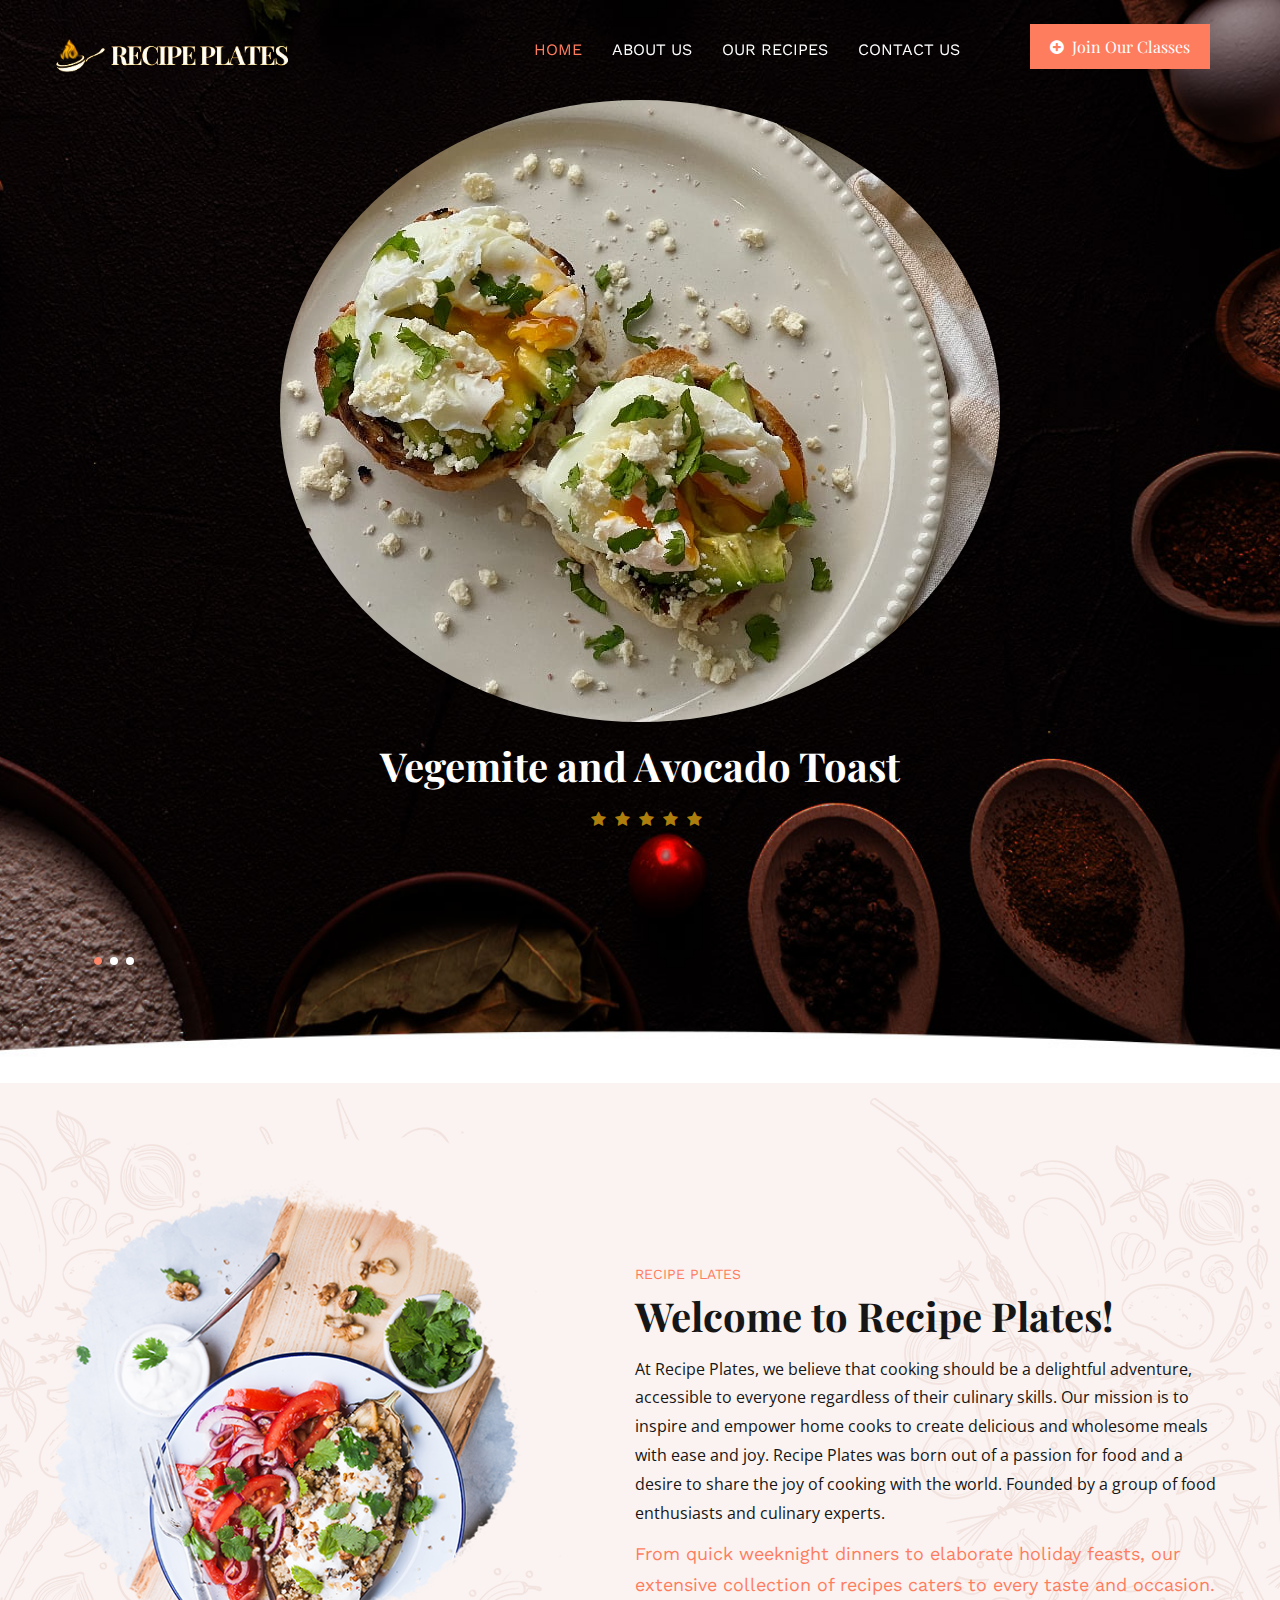
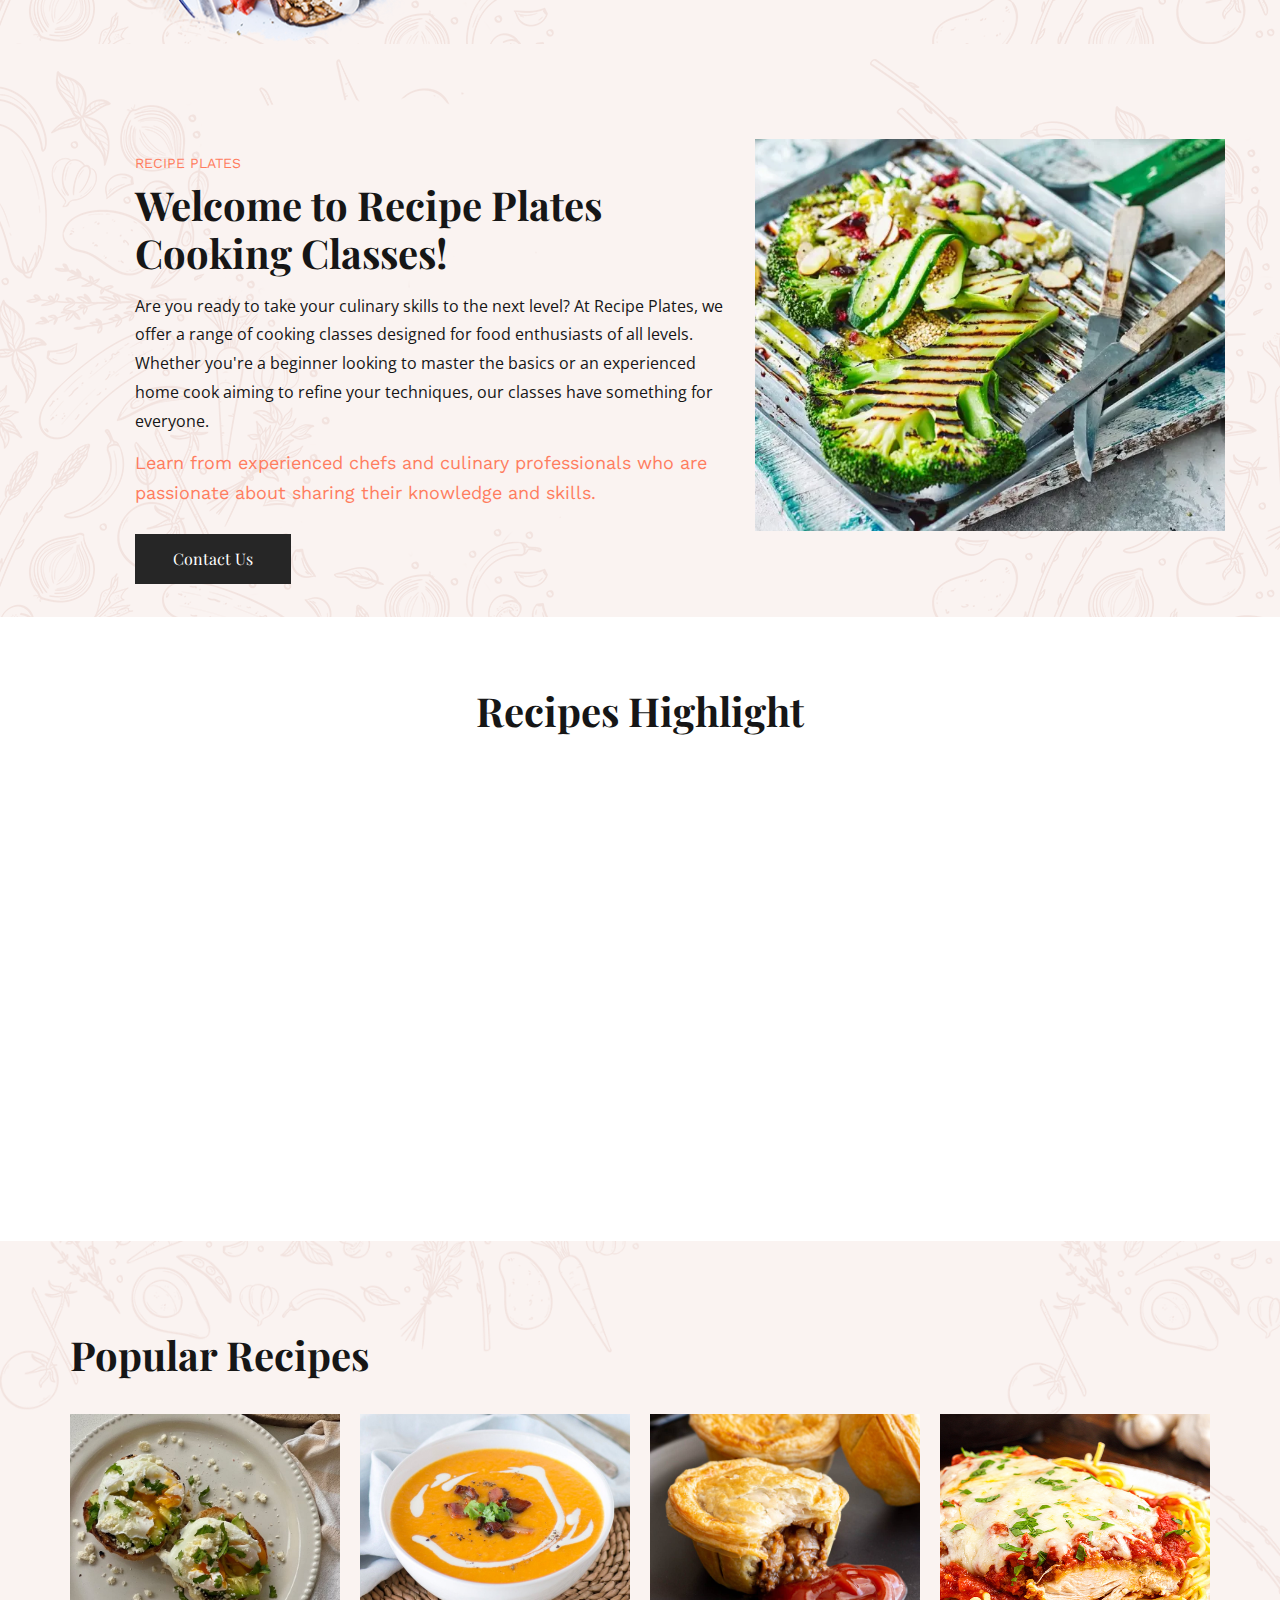
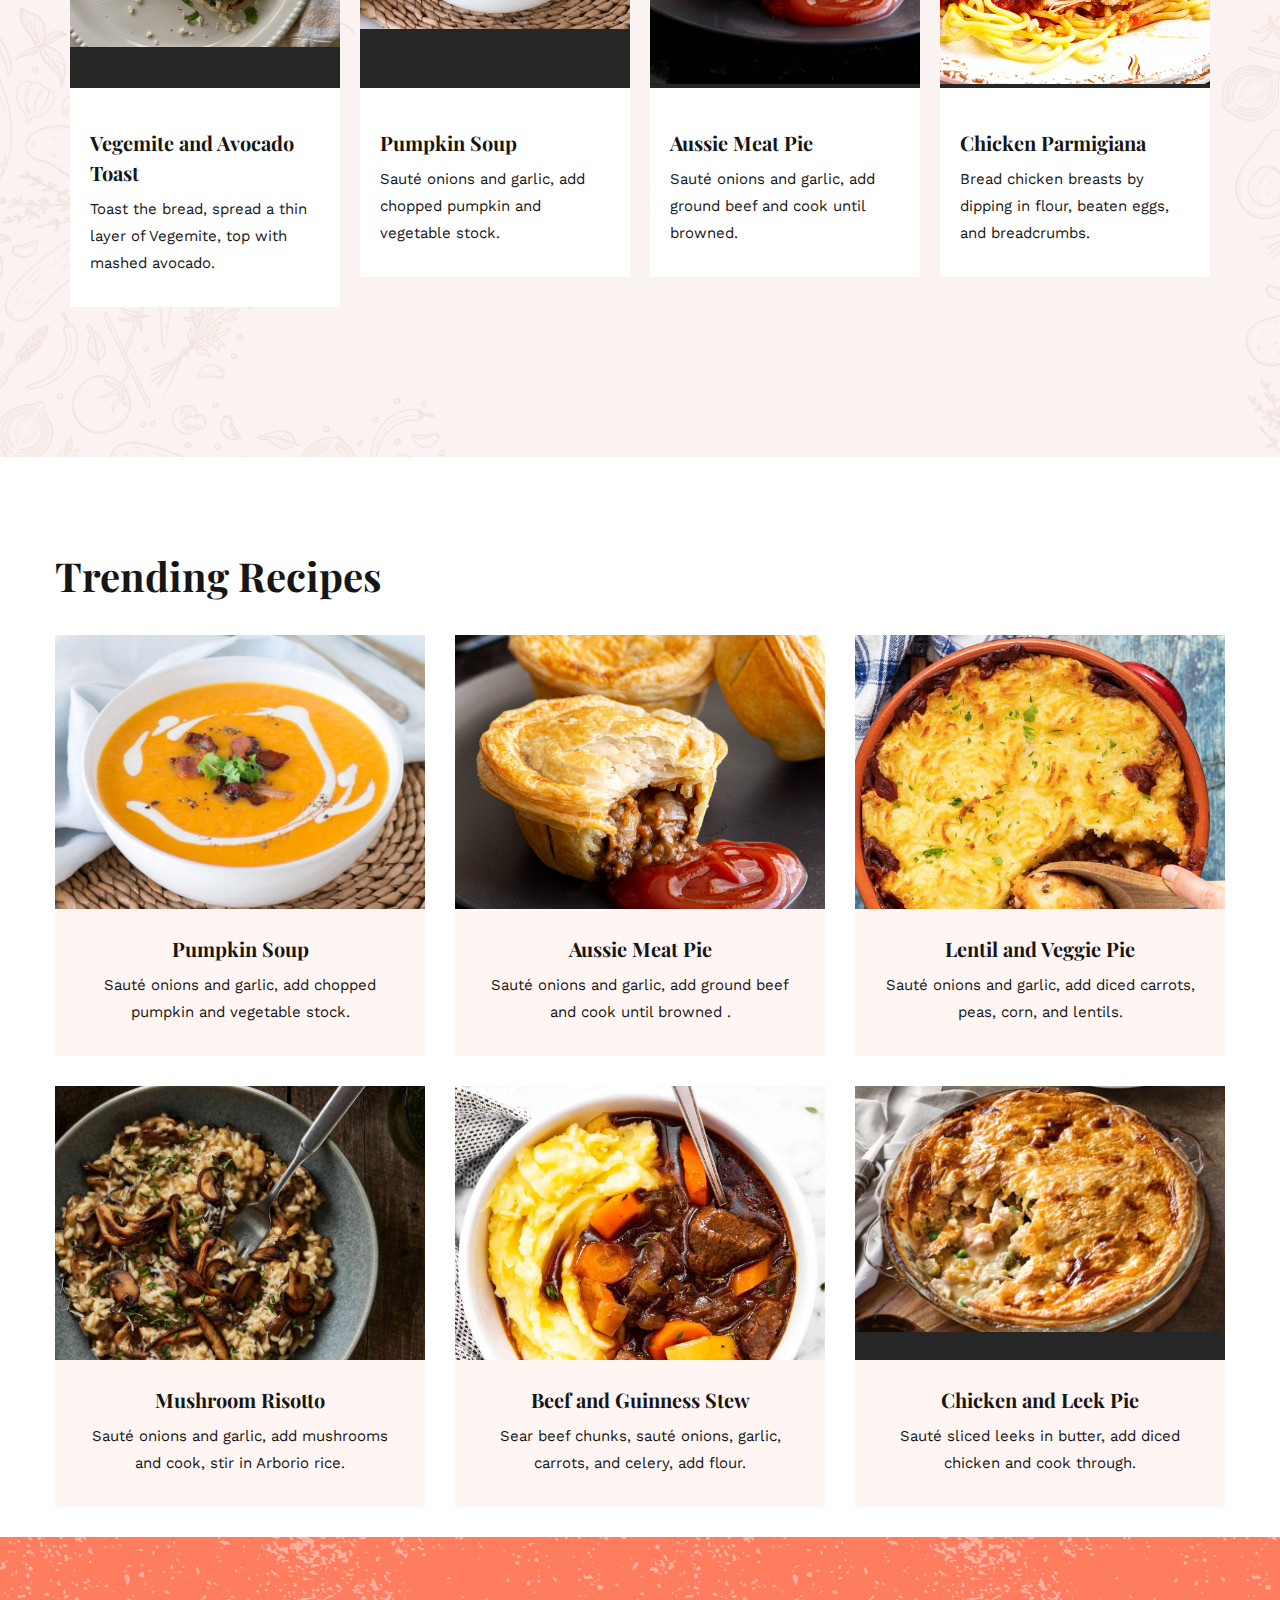
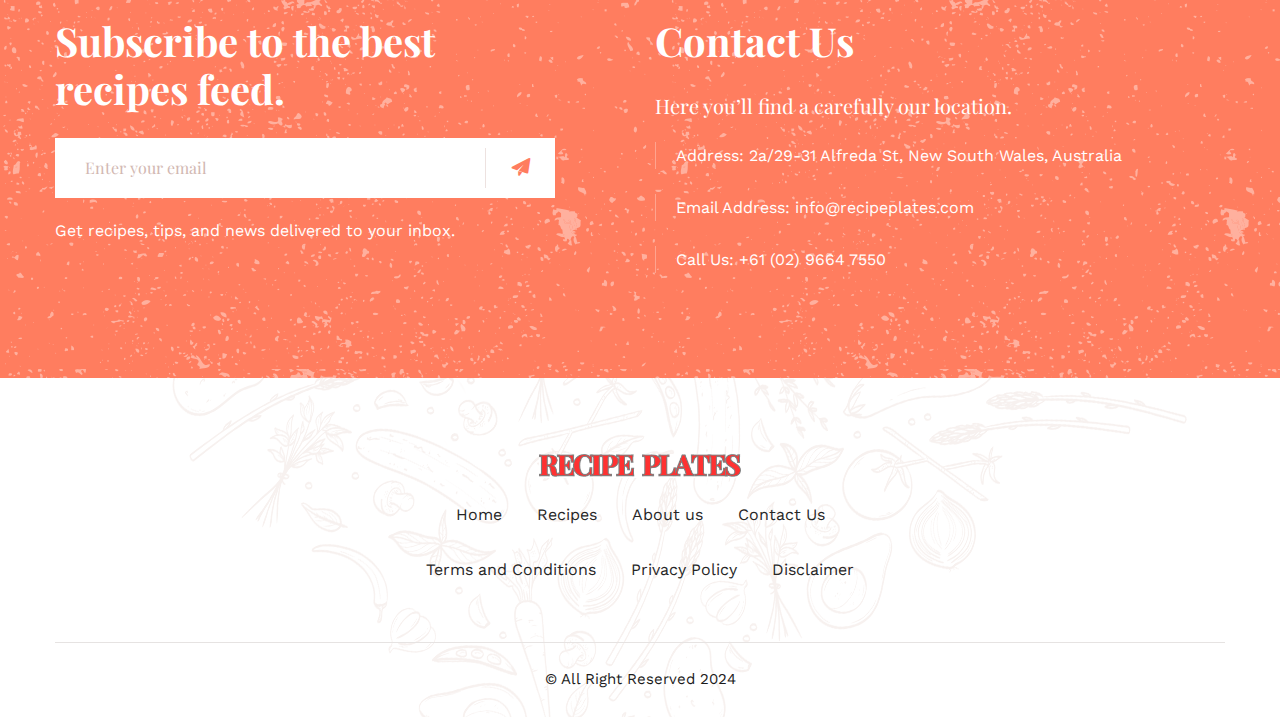
<file: index.html>
<!DOCTYPE html>
<html>
<head>
<meta charset="utf-8">
<title>Recipe Plates - Culinary Creations, Perfectly Plated</title>
<!-- Stylesheets -->
<link href="css/bootstrap.css" rel="stylesheet">
<link href="css/main.css" rel="stylesheet">
<link href="css/responsive.css" rel="stylesheet">

<link rel="shortcut icon" href="images/favicon.png" type="image/x-icon">
<link rel="icon" href="images/favicon.png" type="image/x-icon">

<!-- Responsive -->
<meta http-equiv="X-UA-Compatible" content="IE=edge">
<meta name="viewport" content="width=device-width, initial-scale=1.0, maximum-scale=1.0, user-scalable=0">
<meta name="description" content="Recipe Plates offers a wide variety of delicious and easy-to-follow recipes. From quick weeknight dinners to gourmet meals, find recipes that cater to all skill levels and dietary preferences. Join our community of food lovers today!">
    <meta name="keywords" content="recipes, cooking, food, gourmet, easy recipes, weeknight dinners, healthy meals, vegetarian recipes, dessert recipes, cooking tips">

<!--[if lt IE 9]><script src="https://cdnjs.cloudflare.com/ajax/libs/html5shiv/3.7.3/html5shiv.js"></script><![endif]-->
<!--[if lt IE 9]><script src="js/respond.js"></script><![endif]-->
<!-- Global site tag (gtag.js) - Google Ads: 10793544805 -->

</head>

<body>

<div class="page-wrapper">
 	
    <!-- Preloader -->
    <div class="preloader"></div>
 	
    <!-- Main Header-->
    <header class="main-header header-style-one">
    	
    	<!--Header-Upper-->
        <div class="header-upper">
        	<div class="auto-container">
            	<div class="clearfix">
                	
                	<div class="pull-left logo-box">
                    	<div class="logo"><a href="index.html"><img style="width:183px; margin:27px 0 0 0" src="images/logo.png" alt="" title=""></a></div>
                    </div>
					
                   	<div class="nav-outer clearfix">
						<!-- Mobile Navigation Toggler -->
                        <div class="mobile-nav-toggler"><span class="icon flaticon-menu"></span></div>
						<!-- Main Menu -->
						<nav class="main-menu navbar-expand-md">
							<div class="navbar-header">
								<button class="navbar-toggler" type="button" data-toggle="collapse" data-target="#navbarSupportedContent" aria-controls="navbarSupportedContent" aria-expanded="false" aria-label="Toggle navigation">
									<span class="icon-bar"></span>
									<span class="icon-bar"></span>
									<span class="icon-bar"></span>
								</button>
							</div>

							<div class="navbar-collapse show collapse clearfix" id="navbarSupportedContent">
								<ul class="navigation clearfix">
									<li class="current"><a href="index.html">Home</a>
										
									</li>
									<li><a href="about-us.html">About Us</a></li>
									<li class=""><a href="recipes.html">Our Recipes</a>
									</li>
									
									<li><a href="contact.html">Contact us</a></li>
								</ul>
							</div>
							
						</nav>
						
						<!-- Outer Box -->
						<div class="outer-box">
							<!-- Search Box -->
							
							<ul class="login-info">
								
								<li class="recipe"><a href="contact.html"><span class="fa fa-plus-circle"></span>&nbsp; Join Our Classes</a></li>
							</ul>
						</div>
						
					</div>
                   
                </div>
            </div>
        </div>
        <!--End Header Upper-->
        
		<!-- Mobile Menu  -->
        <div class="mobile-menu">
            <div class="menu-backdrop"></div>
            <div class="close-btn"><span class="icon fa fa-remove"></span></div>
            
            <nav class="menu-box">
                <div class="nav-logo"><a href="index.html"><img src="images/logo.png" alt="" title=""></a></div>
                <div class="menu-outer"><!--Here Menu Will Come Automatically Via Javascript / Same Menu as in Header--></div>
            </nav>
        </div><!-- End Mobile Menu -->
		
    </header>
    <!--End Main Header -->
	
	<!-- Banner Section Two -->
    <section class="banner-section-two">
        <div class="banner-carousel owl-theme owl-carousel">
            
			<!-- Slide Item -->
            <div class="slide-item">
            	<div class="image-layer" style="background-image:url(images/background/6.jpg)"></div>

                <div class="auto-container">
                    <div class="content-box">
						<div class="image">
							<img src="images/rec1.jpg" alt="" />
						</div>
						<!-- Author Name -->
						
						<h1>Vegemite and Avocado Toast</h1>
						<div class="info-list clearfix">
							<div class="rating">
								<span class="fa fa-star"></span>
								<span class="fa fa-star"></span>
								<span class="fa fa-star"></span>
								<span class="fa fa-star"></span>
								<span class="fa fa-star"></span>&ensp;
								
							</div>
						</div>
                        
                    </div>  
                </div>
            </div>

            <!-- Slide Item -->
            <div class="slide-item">
            	<div class="image-layer" style="background-image:url(images/background/6.jpg)"></div>

                <div class="auto-container">
                    <div class="content-box">
						<div class="image" style="">
							<img style="height: 575px;" src="images/rec2.jpg" alt="" />
						</div>
						<!-- Author Name -->
						
						<h1>Pumpkin Soup</h1>
						<div class="info-list clearfix">
							<div class="rating">
								<span class="fa fa-star"></span>
								<span class="fa fa-star"></span>
								<span class="fa fa-star"></span>
								<span class="fa fa-star"></span>
								<span class="fa fa-star-half-o"></span>&ensp;
								
							</div>
						</div>
                        
                    </div>  
                </div>
            </div>
			
			<!-- Slide Item -->
            <div class="slide-item">
            	<div class="image-layer" style="background-image:url(images/background/6.jpg)"></div>

                <div class="auto-container">
                    <div class="content-box">
						<div class="image">
							<img src="images/rec5.jpg" alt="" />
						</div>
						<!-- Author Name -->
						
						<h1>Chicken Parmigiana</h1>
						<div class="info-list clearfix">
							<div class="rating">
								<span class="fa fa-star"></span>
								<span class="fa fa-star"></span>
								<span class="fa fa-star"></span>
								<span class="fa fa-star"></span>
								<span class="fa fa-star"></span>&ensp;
								
							</div>
						</div>
                        
                    </div>  
                </div>
            </div>
			
        </div>
    </section>
    <!--End Banner Section -->
	
	<!-- Trending Section -->
	<section class="trending-section style-two">
		<div class="auto-container">
			<div class="layer-three" style="background-image: url(images/background/7.png)"></div>
			<div class="layer-four" style="background-image: url(images/background/8.png)"></div>
			<div class="row clearfix">
				
				<!-- Image Column -->
				<div class="image-column col-lg-5 col-md-12 col-sm-12">
					<div class="inner-column">
						<div class="image">
							<img src="images/resource/category.png" alt="" />
							
						</div>
					</div>
				</div>
				
				<!-- Content Column -->
				<div class="content-column col-lg-7 col-md-12 col-sm-12">
					<div class="inner-column">
						<!-- Sec Title -->
						<div class="sec-title">
							<div class="title">Recipe Plates</div>
							<h2>Welcome to Recipe Plates!</h2>
							<div class="text">At Recipe Plates, we believe that cooking should be a delightful adventure, accessible to everyone regardless of their culinary skills. Our mission is to inspire and empower home cooks to create delicious and wholesome meals with ease and joy. Recipe Plates was born out of a passion for food and a desire to share the joy of cooking with the world. Founded by a group of food enthusiasts and culinary experts.</div>
						</div>
						<div class="bold-text">From quick weeknight dinners to elaborate holiday feasts, our extensive collection of recipes caters to every taste and occasion.</div>
					</div>
				</div>
				
			</div>
		</div>
	</section>

	<section class="trending-section style-two">
		<div class="auto-container">
			<div class="layer-three" style="background-image: url(images/background/7.png)"></div>
			<div class="layer-four" style="background-image: url(images/background/8.png)"></div>
			<div class="row clearfix">
				
				<!-- Image Column -->
				<div class="content-column col-lg-7 col-md-12 col-sm-12">
					<div class="inner-column" style="padding-top: 13px;">
						<!-- Sec Title -->
						<div class="sec-title">
							<div class="title">Recipe Plates</div>
							<h2>Welcome to Recipe Plates Cooking Classes!</h2>
							<div class="text">Are you ready to take your culinary skills to the next level? At Recipe Plates, we offer a range of cooking classes designed for food enthusiasts of all levels. Whether you're a beginner looking to master the basics or an experienced home cook aiming to refine your techniques, our classes have something for everyone.</div>
						</div>
						<div class="bold-text">Learn from experienced chefs and culinary professionals who are passionate about sharing their knowledge and skills.</div>
						<a style="margin: 25px 0 25px 0"    class="theme-btn btn-style-one" href="contact.html"><span class="txt">Contact Us</span></a>
					</div>
				</div>
				<div class="image-column col-lg-5 col-md-12 col-sm-12">
					<div class="inner-column">
						<div class="image">
							<img src="images/reccat.webp" alt="" />
							
						</div>
					</div>
				</div>
				
				<!-- Content Column -->
				
				
			</div>
		</div>
	</section>
	<!-- End Trending Section -->
	
	<!-- Categories Section Two -->
    <section class="categories-section-two">
    	<div class="auto-container">
			
			<!-- Sec Title -->
			<div class="sec-title centered">
				<h2>Recipes Highlight</h2>
				
			</div>
			
			<div class="row clearfix">
				
				<!-- Category Block Two -->
				<div class="category-block-two col-lg-6 col-md-6 col-xs-12">
					<div class="inner-box wow fadeInLeft" data-wow-delay="0ms" data-wow-duration="1500ms" style="background-image: url(images/reccat.webp)">
						<h4><a href="recipes.html">See Our Recipes</a></h4>
					</div>
				</div>
				
				<!-- Category Block Two -->
				<div class="category-block-two col-lg-6 col-md-6 col-xs-12">
					<div class="inner-box wow fadeInLeft" data-wow-delay="200ms" data-wow-duration="1500ms" style="background-image: url(images/reccat2.jpg)">
						
						<h4><a href="recipes.html">See Our Recipes</a></h4>
					</div>
				</div>
				
				
				
			</div>
        	
		</div>
	</section>
	<!-- End Categories Section Two -->
	
	
	
	<!-- Popular Recipes Section -->
	<section class="popular-recipes-section style-two">
		<div class="outer-container">
			<!-- Sec Title -->
			<div class="sec-title">
				<div class="clearfix">
					<div class="pull-left">
						<h2>Popular Recipes</h2>
						
					</div>
					<div class="pull-right">
						
					</div>
				</div>
			</div>
		</div>
		<div class="outer-container">
			<div class="row clearfix">
				
				<!-- Recipes Block -->
				<div class="recipes-block style-three col-lg-3 col-md-6 col-sm-12">
					<div class="inner-box">
						<div class="image">
							<a href="vegemite-and-avocado-toast.html"><img src="images/rec1.jpg" alt="" /></a>
						</div>
						<div class="lower-content">
							
							
							<h4><a href="vegemite-and-avocado-toast.html">Vegemite and Avocado Toast</a></h4>
							<div class="text">Toast the bread, spread a thin layer of Vegemite, top with mashed avocado.</div>
							
						</div>
					</div>
				</div>
				
				<!-- Recipes Block -->
				<div class="recipes-block style-three col-lg-3 col-md-6 col-sm-12">
					<div class="inner-box">
						<div class="image">
							<a href="pumpkin-soup.html"><img src="images/rec2.jpg" alt="" /></a>
						</div>
						<div class="lower-content">
							
							
							<h4><a href="pumpkin-soup.html">Pumpkin Soup</a></h4>
							<div class="text">Sauté onions and garlic, add chopped pumpkin and vegetable stock.</div>
							
						</div>
					</div>
				</div>
				
				<!-- Recipes Block -->
				<div class="recipes-block style-three col-lg-3 col-md-6 col-sm-12">
					<div class="inner-box">
						<div class="image">
							<a href="aussie-meat-pie.html"><img src="images/rec3.jpg" alt="" /></a>
						</div>
						<div class="lower-content">
							
							
							<h4><a href="aussie-meat-pie.html">Aussie Meat Pie</a></h4>
							<div class="text">Sauté onions and garlic, add ground beef and cook until browned.</div>
							
						</div>
					</div>
				</div>
				
				<!-- Recipes Block -->
				<div class="recipes-block style-three col-lg-3 col-md-6 col-sm-12">
					<div class="inner-box">
						<div class="image">
							<a href="chicken-parmigiana.html"><img src="images/rec5.jpg" alt="" /></a>
						</div>
						<div class="lower-content">
							
							
							<h4><a href="chicken-parmigiana.html">Chicken Parmigiana</a></h4>
							<div class="text">Bread chicken breasts by dipping in flour, beaten eggs, and breadcrumbs.</div>
							
						</div>
					</div>
				</div>
				
			</div>
		</div>
	</section>
	<!-- End Popular Recipes Section -->
	
	
	
	<!-- Trending Recipes Section -->
	<section class="trending-recipes-section style-two">
		<div class="auto-container">
			<!-- Sec Title -->
			<div class="sec-title">
				<div class="clearfix">
					<div class="pull-left">
						<h2>Trending Recipes</h2>
						
					</div>
					<div class="pull-right">
						
					</div>
				</div>
			</div>
			
			<div class="row clearfix">
				
				<!-- Recipes Block -->
				<div class="recipes-block style-two col-lg-4 col-md-6 col-sm-12">
					<div class="inner-box">
						<div class="image">
							<a href="pumpkin-soup.html"><img src="images/rec2.jpg" alt="" /></a>
						</div>
						<div class="lower-content">
							
							
							<h4><a href="pumpkin-soup.html">Pumpkin Soup</a></h4>
							<div class="text">Sauté onions and garlic, add chopped pumpkin and vegetable stock.</div>
							
						</div>
					</div>
				</div>
				
				<!-- Recipes Block -->
				<div class="recipes-block style-two col-lg-4 col-md-6 col-sm-12">
					<div class="inner-box">
						<div class="image">
							<a href="aussie-meat-pie.html"><img src="images/rec3.jpg" alt="" /></a>
						</div>
						<div class="lower-content">
							
							
							<h4><a href="aussie-meat-pie.html">Aussie Meat Pie</a></h4>
							<div class="text">Sauté onions and garlic, add ground beef and cook until browned
								.</div>
							
						</div>
					</div>
				</div>
				
				<!-- Recipes Block -->
				<div class="recipes-block style-two col-lg-4 col-md-6 col-sm-12">
					<div class="inner-box">
						<div class="image">
							<a href="lentil-and-veggie-pie.html"><img src="images/rec6.jpg" alt="" /></a>
						</div>
						<div class="lower-content">
							
							
							<h4><a href="lentil-and-veggie-pie.html">Lentil and Veggie Pie</a></h4>
							<div class="text">Sauté onions and garlic, add diced carrots, peas, corn, and lentils.</div>
							
						</div>
					</div>
				</div>
				
				<!-- Recipes Block -->
				<div class="recipes-block style-two col-lg-4 col-md-6 col-sm-12">
					<div class="inner-box">
						<div class="image">
							<a href="mushroom-risotto.html"><img src="images/rec7.jpg" alt="" /></a>
						</div>
						<div class="lower-content">
							
							
							<h4><a href="mushroom-risotto.html">Mushroom Risotto</a></h4>
							<div class="text">Sauté onions and garlic, add mushrooms and cook, stir in Arborio rice.</div>
							
						</div>
					</div>
				</div>
				
				<!-- Recipes Block -->
				<div class="recipes-block style-two col-lg-4 col-md-6 col-sm-12">
					<div class="inner-box">
						<div class="image">
							<a href="beef-and-guinness-stew.html"><img src="images/rec8.jpg" alt="" /></a>
						</div>
						<div class="lower-content">
							
							
							<h4><a href="beef-and-guinness-stew.html">Beef and Guinness Stew</a></h4>
							<div class="text">Sear beef chunks, sauté onions, garlic, carrots, and celery, add flour.</div>
							
						</div>
					</div>
				</div>
				
				<!-- Recipes Block -->
				<div class="recipes-block style-two col-lg-4 col-md-6 col-sm-12">
					<div class="inner-box">
						<div class="image">
							<a href="chicken-and-leek-pie.html"><img src="images/rec9.jpeg" alt="" /></a>
						</div>
						<div class="lower-content">
							
							
							<h4><a href="chicken-and-leek-pie.html">Chicken and Leek Pie</a></h4>
							<div class="text">Sauté sliced leeks in butter, add diced chicken and cook through.</div>
							
						</div>
					</div>
				</div>
				
			</div>
			
		</div>
	</section>
	<!-- End Trending Recipes Section -->
	
	<!-- Entertaining Section -->
	
	<!-- End Entertaining Section -->
	
	<!-- Authors Section -->
	
	
	<!-- Subscribe Section -->
	<section class="subscribe-section" style="background-image: url(images/background/9.png)">
		<div class="auto-container">
			<div class="row clearfix">
				
				<!-- Column -->
				<div class="column col-lg-6 col-md-12 col-sm-12">
					<h1>Subscribe to the best <br> recipes feed.</h1>
					<!-- Subscribe Form -->
					<div class="subscribe-form">
						<form method="post" action="#">
							<div class="form-group clearfix">
								<input type="email" name="email" value="" placeholder="Enter your email" required>
								<button type="submit" class="theme-btn send-btn flaticon-paper-plane-2"></button>
							</div>
						</form>
					</div>
					<div class="inbox">Get recipes, tips, and news delivered to your inbox.</div>
				</div>
				
				<!-- Column -->
				<div class="column col-lg-6 col-md-12 col-sm-12">
					<h1>Contact Us</h1>
					<div class="bold-text">Here you’ll find a carefully our location.</div>
					<ul class="subscribe-list">
						<li>Address: 2a/29-31 Alfreda St, New South Wales, Australia</li>
						<li>Email Address: <a style="color:#fff" href="mailto:info@recipeplates.com">info@recipeplates.com</a></li>
						<li>Call Us: <a style="color:#fff" href="tel:+61 (02) 9664 7550">+61 (02) 9664 7550</a></li>
					</ul>
				</div>
				
			</div>
		</div>
	</section>
	<!-- End Subscribe Section -->
	
	<!-- Instagram Section -->
	
	<!-- End Instagram Section -->
	
	<!-- Main Footer -->
    <footer class="main-footer" style="background-image:url(images/background/5.png)">
		<div class="auto-container">
			<div class="logo">
				<a href="index.html"><img style="width:203px;" src="images/footer-logo.png" alt="" /></a>
			</div>
			<ul class="footer-nav">
				<li><a href="index.html">Home</a></li>
				<li><a href="recipes.html">Recipes</a></li>
				<li><a href="about-us.html">About us</a></li>
				<li><a href="contact.html">Contact Us</a></li>
			</ul>
			<ul class="footer-nav">
				<li><a href="terms-and-condition.html">Terms and Conditions</a></li>
				<li><a href="privacy-policy.html">Privacy Policy</a></li>
				<li><a href="disclaimer.html">Disclaimer</a></li>
				
			</ul>
			<div class="copyright">&copy; All Right Reserved 2024</div>
		</div>
	</footer>
	
</div>
<!--End pagewrapper-->

<!--Scroll to top-->
<div class="scroll-to-top scroll-to-target" data-target="html"><span class="fa fa-arrow-circle-up"></span></div>

<script src="js/jquery.js"></script>
<script src="js/popper.min.js"></script>
<script src="js/bootstrap.min.js"></script>
<script src="js/jquery.mCustomScrollbar.concat.min.js"></script>
<script src="js/jquery.fancybox.js"></script>
<script src="js/appear.js"></script>
<script src="js/owl.js"></script>
<script src="js/wow.js"></script>
<script src="js/jquery-ui.js"></script>
<script src="js/script.js"></script>

</body>


</html>
</file>
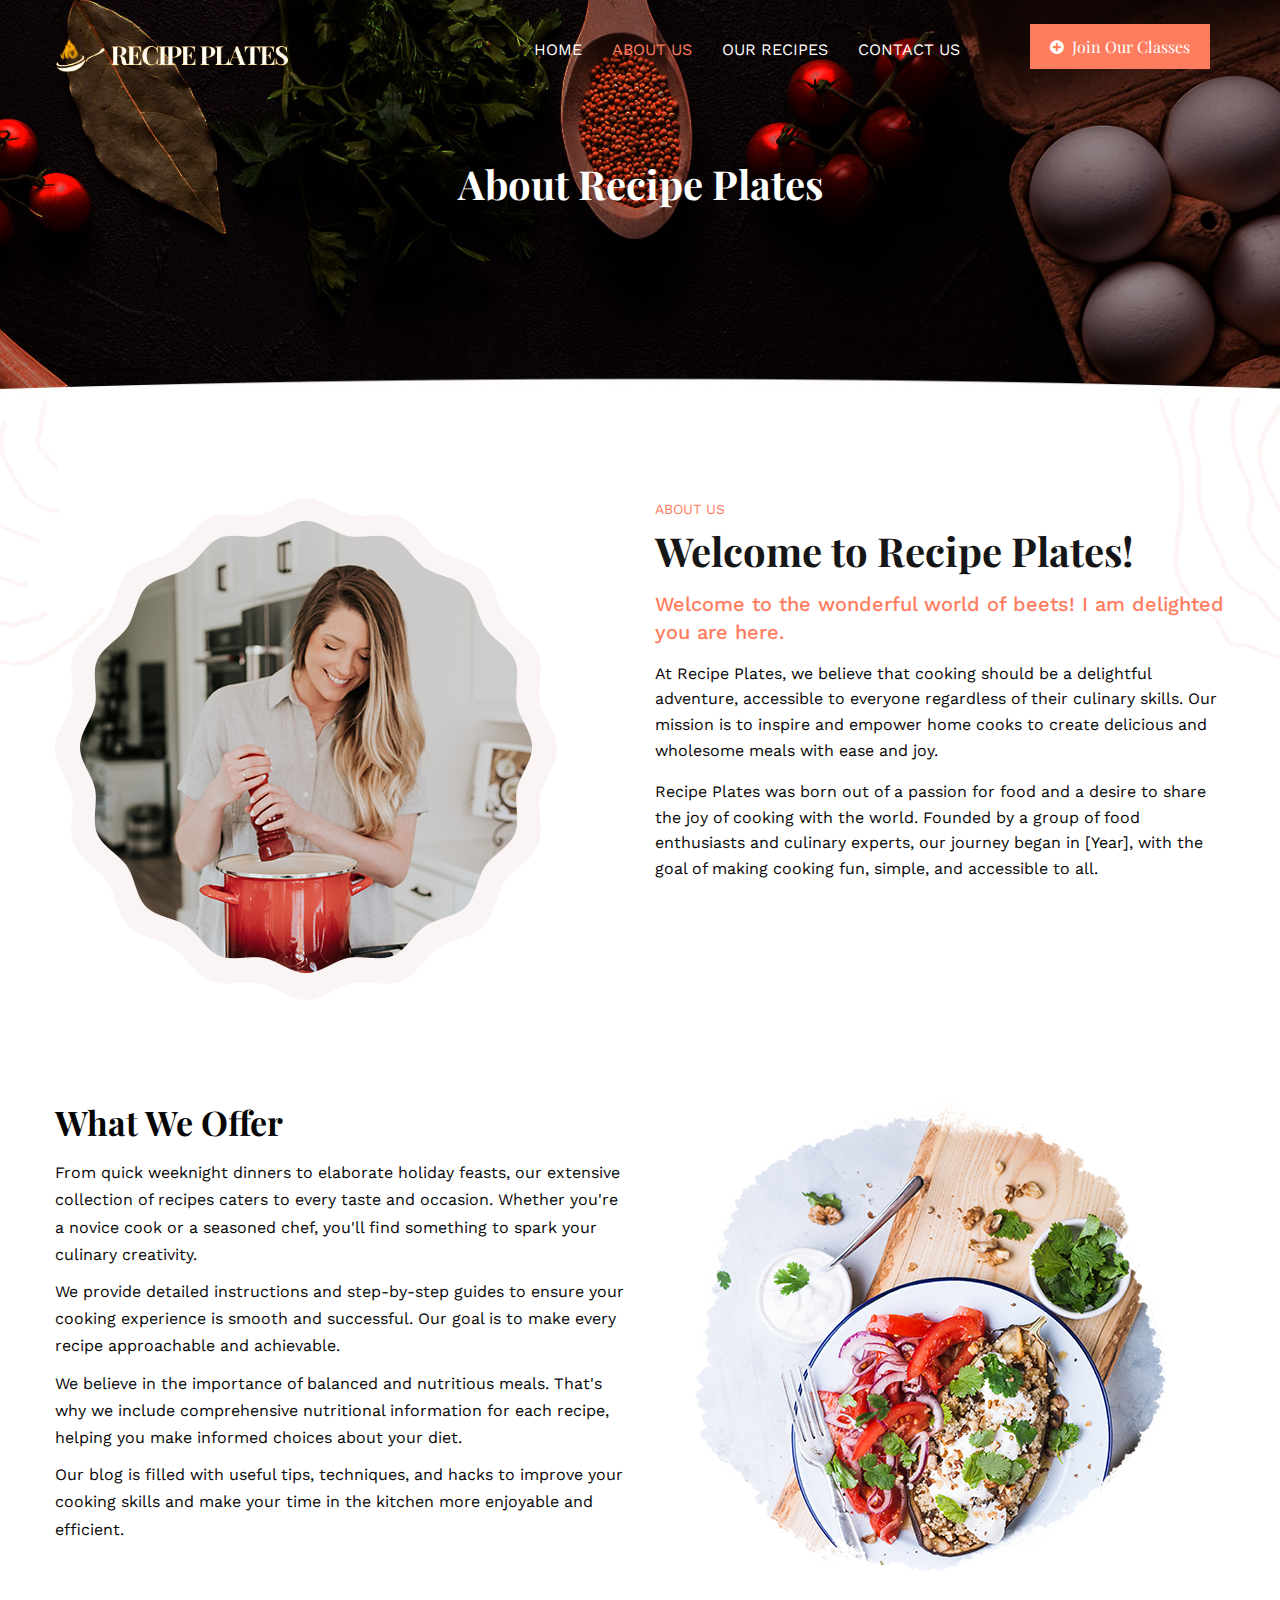
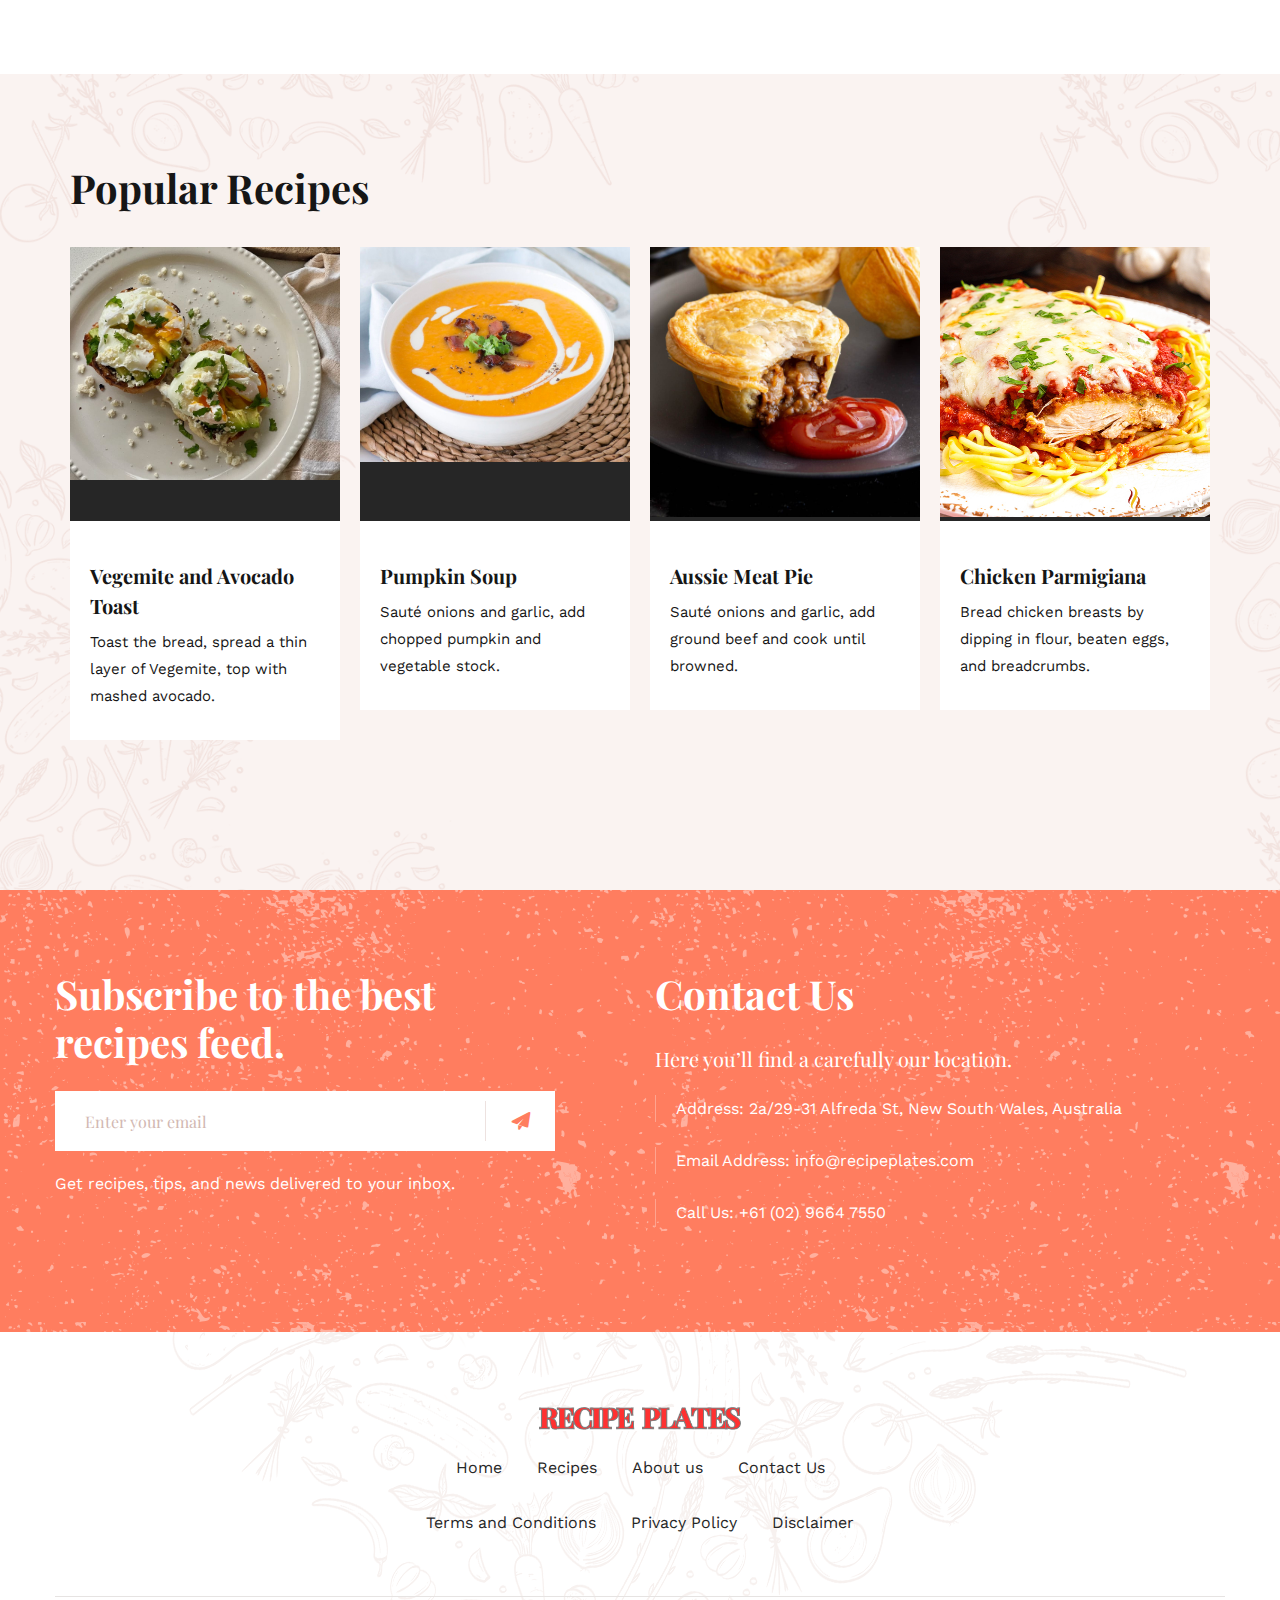
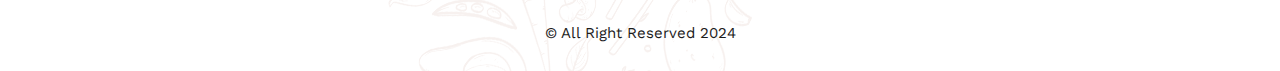
<file: about-us.html>
<!DOCTYPE html>
<html>
<head>
<meta charset="utf-8">
<title>About Us - Recipe Plates</title>
<!-- Stylesheets -->
<link href="css/bootstrap.css" rel="stylesheet">
<link href="css/main.css" rel="stylesheet">
<link href="css/responsive.css" rel="stylesheet">

<link rel="shortcut icon" href="images/favicon.png" type="image/x-icon">
<link rel="icon" href="images/favicon.png" type="image/x-icon">

<!-- Responsive -->
<meta http-equiv="X-UA-Compatible" content="IE=edge">
<meta name="viewport" content="width=device-width, initial-scale=1.0, maximum-scale=1.0, user-scalable=0">
<meta name="description" content="Recipe Plates offers a wide variety of delicious and easy-to-follow recipes. From quick weeknight dinners to gourmet meals, find recipes that cater to all skill levels and dietary preferences. Join our community of food lovers today!">
    <meta name="keywords" content="recipes, cooking, food, gourmet, easy recipes, weeknight dinners, healthy meals, vegetarian recipes, dessert recipes, cooking tips">

<!--[if lt IE 9]><script src="https://cdnjs.cloudflare.com/ajax/libs/html5shiv/3.7.3/html5shiv.js"></script><![endif]-->
<!--[if lt IE 9]><script src="js/respond.js"></script><![endif]-->
<!-- Global site tag (gtag.js) - Google Ads: 10793544805 -->

</head>
<body>

<div class="page-wrapper">
 	
    <!-- Preloader -->
    <div class="preloader"></div>
 	
    <!-- Main Header-->
	<header class="main-header header-style-one">
    	
    	<!--Header-Upper-->
        <div class="header-upper">
        	<div class="auto-container">
            	<div class="clearfix">
                	
                	<div class="pull-left logo-box">
                    	<div class="logo"><a href="index.html"><img style="width:183px; margin:27px 0 0 0" src="images/logo.png" alt="" title=""></a></div>
                    </div>
					
                   	<div class="nav-outer clearfix">
						<!-- Mobile Navigation Toggler -->
                        <div class="mobile-nav-toggler"><span class="icon flaticon-menu"></span></div>
						<!-- Main Menu -->
						<nav class="main-menu navbar-expand-md">
							<div class="navbar-header">
								<button class="navbar-toggler" type="button" data-toggle="collapse" data-target="#navbarSupportedContent" aria-controls="navbarSupportedContent" aria-expanded="false" aria-label="Toggle navigation">
									<span class="icon-bar"></span>
									<span class="icon-bar"></span>
									<span class="icon-bar"></span>
								</button>
							</div>

							<div class="navbar-collapse show collapse clearfix" id="navbarSupportedContent">
								<ul class="navigation clearfix">
									<li class=""><a href="index.html">Home</a>
										
									</li>
									<li class="current"><a href="about-us.html">About Us</a></li>
									<li class=""><a href="recipes.html">Our Recipes</a>
									</li>
									
									<li><a href="contact.html">Contact us</a></li>
								</ul>
							</div>
							
						</nav>
						
						<!-- Outer Box -->
						<div class="outer-box">
							<!-- Search Box -->
							
							<ul class="login-info">
								
								<li class="recipe"><a href="contact.html"><span class="fa fa-plus-circle"></span>&nbsp; Join Our Classes</a></li>
							</ul>
						</div>
						
					</div>
                   
                </div>
            </div>
        </div>
        <!--End Header Upper-->
        
		<!-- Mobile Menu  -->
        <div class="mobile-menu">
            <div class="menu-backdrop"></div>
            <div class="close-btn"><span class="icon fa fa-remove"></span></div>
            
            <nav class="menu-box">
                <div class="nav-logo"><a href="index.html"><img src="images/logo.png" alt="" title=""></a></div>
                <div class="menu-outer"><!--Here Menu Will Come Automatically Via Javascript / Same Menu as in Header--></div>
            </nav>
        </div><!-- End Mobile Menu -->
		
    </header>
    <!--End Main Header -->
	
	<!--Page Title-->
    <section class="page-title" style="background-image:url(images/background/10.jpg)">
    	<div class="auto-container">
			<h1>About Recipe Plates</h1>
        </div>
    </section>
    <!--End Page Title-->
	
	<!-- Product Form Section -->
	
	<!-- End Keyword Section -->
	
	<!-- About Section -->
	<section class="about-section">
		<div class="layer-one" style="background-image: url(images/resource/category-pattern-1.png)"></div>
		<div class="layer-two" style="background-image: url(images/resource/category-pattern-1.png)"></div>
		<div class="auto-container">
			<div class="row clearfix">
				
				<!-- Image Column -->
				<div class="image-column col-lg-6 col-md-12 col-sm-12">
					<div class="inner-column">
						<div class="image">
							<img src="images/resource/about.png" alt="" />
						</div>
					</div>
				</div>
				
				<!-- Content Column -->
				<div class="content-column col-lg-6 col-md-12 col-sm-12">
					<div class="inner-column">
						<!-- Sec Title -->
						<div class="sec-title">
							<div class="title">About us</div>
							<h2>Welcome to Recipe Plates!</h2>
						</div>
						<div class="bold-text">Welcome to the wonderful world of beets! I am delighted you are here.</div>
						<div class="text">
							<p>At Recipe Plates, we believe that cooking should be a delightful adventure, accessible to everyone regardless of their culinary skills. Our mission is to inspire and empower home cooks to create delicious and wholesome meals with ease and joy.</p>
							<p>Recipe Plates was born out of a passion for food and a desire to share the joy of cooking with the world. Founded by a group of food enthusiasts and culinary experts, our journey began in [Year], with the goal of making cooking fun, simple, and accessible to all.</p>
						</div>
					</div>
				</div>
				
			</div>
		</div>
	</section>
	<!-- End About Section -->
	
	<!-- Founder Section -->
    <section class="founder-section">
    	<div class="auto-container">
			<div class="row clearfix">
				
				<!-- Content Column -->
				<div class="content-column col-lg-6 col-md-12 col-sm-12">
					<div class="inner-column">
						<h3>What We Offer</h3>
						
						<div class="text">
							<p>From quick weeknight dinners to elaborate holiday feasts, our extensive collection of recipes caters to every taste and occasion. Whether you're a novice cook or a seasoned chef, you'll find something to spark your culinary creativity.</p>
							<p>We provide detailed instructions and step-by-step guides to ensure your cooking experience is smooth and successful. Our goal is to make every recipe approachable and achievable.
							</p>
							<p>We believe in the importance of balanced and nutritious meals. That's why we include comprehensive nutritional information for each recipe, helping you make informed choices about your diet.
							</p>
							<p>Our blog is filled with useful tips, techniques, and hacks to improve your cooking skills and make your time in the kitchen more enjoyable and efficient.
							</p>
						</div>
					</div>
				</div>
				
				<!-- Image Column -->
				<div class="image-column col-lg-6 col-md-12 col-sm-12">
					<div class="inner-column">
						<div class="image">
							<img src="images/resource/category.png" alt="" />
							
						</div>
					</div>
				</div>
				
			</div>
		</div>
	</section>
	<!-- End Founder Section -->
	
	
	
	<!-- Entertaining Section -->
	<section class="popular-recipes-section style-two">
		<div class="outer-container">
			<!-- Sec Title -->
			<div class="sec-title">
				<div class="clearfix">
					<div class="pull-left">
						<h2>Popular Recipes</h2>
						
					</div>
					<div class="pull-right">
						
					</div>
				</div>
			</div>
		</div>
		<div class="outer-container">
			<div class="row clearfix">
				
				<!-- Recipes Block -->
				<div class="recipes-block style-three col-lg-3 col-md-6 col-sm-12">
					<div class="inner-box">
						<div class="image">
							<a href="vegemite-and-avocado-toast.html"><img src="images/rec1.jpg" alt="" /></a>
						</div>
						<div class="lower-content">
							
							
							<h4><a href="vegemite-and-avocado-toast.html">Vegemite and Avocado Toast</a></h4>
							<div class="text">Toast the bread, spread a thin layer of Vegemite, top with mashed avocado.</div>
							
						</div>
					</div>
				</div>
				
				<!-- Recipes Block -->
				<div class="recipes-block style-three col-lg-3 col-md-6 col-sm-12">
					<div class="inner-box">
						<div class="image">
							<a href="pumpkin-soup.html"><img src="images/rec2.jpg" alt="" /></a>
						</div>
						<div class="lower-content">
							
							
							<h4><a href="pumpkin-soup.html">Pumpkin Soup</a></h4>
							<div class="text">Sauté onions and garlic, add chopped pumpkin and vegetable stock.</div>
							
						</div>
					</div>
				</div>
				
				<!-- Recipes Block -->
				<div class="recipes-block style-three col-lg-3 col-md-6 col-sm-12">
					<div class="inner-box">
						<div class="image">
							<a href="aussie-meat-pie.html"><img src="images/rec3.jpg" alt="" /></a>
						</div>
						<div class="lower-content">
							
							
							<h4><a href="aussie-meat-pie.html">Aussie Meat Pie</a></h4>
							<div class="text">Sauté onions and garlic, add ground beef and cook until browned.</div>
							
						</div>
					</div>
				</div>
				
				<!-- Recipes Block -->
				<div class="recipes-block style-three col-lg-3 col-md-6 col-sm-12">
					<div class="inner-box">
						<div class="image">
							<a href="chicken-parmigiana.html"><img src="images/rec5.jpg" alt="" /></a>
						</div>
						<div class="lower-content">
							
							
							<h4><a href="chicken-parmigiana.html">Chicken Parmigiana</a></h4>
							<div class="text">Bread chicken breasts by dipping in flour, beaten eggs, and breadcrumbs.</div>
							
						</div>
					</div>
				</div>
				
			</div>
		</div>
	</section>
	<!-- End Entertaining Section -->
	
	<!-- Subscribe Section -->
	<section class="subscribe-section" style="background-image: url(images/background/9.png)">
		<div class="auto-container">
			<div class="row clearfix">
				
				<!-- Column -->
				<div class="column col-lg-6 col-md-12 col-sm-12">
					<h1>Subscribe to the best <br> recipes feed.</h1>
					<!-- Subscribe Form -->
					<div class="subscribe-form">
						<form method="post" action="#">
							<div class="form-group clearfix">
								<input type="email" name="email" value="" placeholder="Enter your email" required>
								<button type="submit" class="theme-btn send-btn flaticon-paper-plane-2"></button>
							</div>
						</form>
					</div>
					<div class="inbox">Get recipes, tips, and news delivered to your inbox.</div>
				</div>
				
				<!-- Column -->
				<div class="column col-lg-6 col-md-12 col-sm-12">
					<h1>Contact Us</h1>
					<div class="bold-text">Here you’ll find a carefully our location.</div>
					<ul class="subscribe-list">
						<li>Address: 2a/29-31 Alfreda St, New South Wales, Australia</li>
						<li>Email Address: <a style="color:#fff" href="mailto:info@recipeplates.com">info@recipeplates.com</a></li>
						<li>Call Us: <a style="color:#fff" href="tel:+61 (02) 9664 7550">+61 (02) 9664 7550</a></li>
					</ul>
				</div>
				
			</div>
		</div>
	</section>
	<!-- End Subscribe Section -->
	
	<!-- Instagram Section -->
	
	<!-- End Instagram Section -->
	
	<!-- Main Footer -->
    <footer class="main-footer" style="background-image:url(images/background/5.png)">
		<div class="auto-container">
			<div class="logo">
				<a href="index.html"><img style="width:203px;" src="images/footer-logo.png" alt="" /></a>
			</div>
			<ul class="footer-nav">
				<li><a href="index.html">Home</a></li>
				<li><a href="recipes.html">Recipes</a></li>
				<li><a href="about-us.html">About us</a></li>
				<li><a href="contact.html">Contact Us</a></li>
			</ul>
			<ul class="footer-nav">
				<li><a href="terms-and-condition.html">Terms and Conditions</a></li>
				<li><a href="privacy-policy.html">Privacy Policy</a></li>
				<li><a href="disclaimer.html">Disclaimer</a></li>
				
			</ul>
			<div class="copyright">&copy; All Right Reserved 2024</div>
		</div>
	</footer>
	
</div>
<!--End pagewrapper-->

<!--Scroll to top-->
<div class="scroll-to-top scroll-to-target" data-target="html"><span class="fa fa-arrow-circle-up"></span></div>

<script src="js/jquery.js"></script>
<script src="js/popper.min.js"></script>
<script src="js/bootstrap.min.js"></script>
<script src="js/jquery.mCustomScrollbar.concat.min.js"></script>
<script src="js/jquery.fancybox.js"></script>
<script src="js/appear.js"></script>
<script src="js/owl.js"></script>
<script src="js/wow.js"></script>
<script src="js/jquery-ui.js"></script>
<script src="js/script.js"></script>

</body>


</html>
</file>
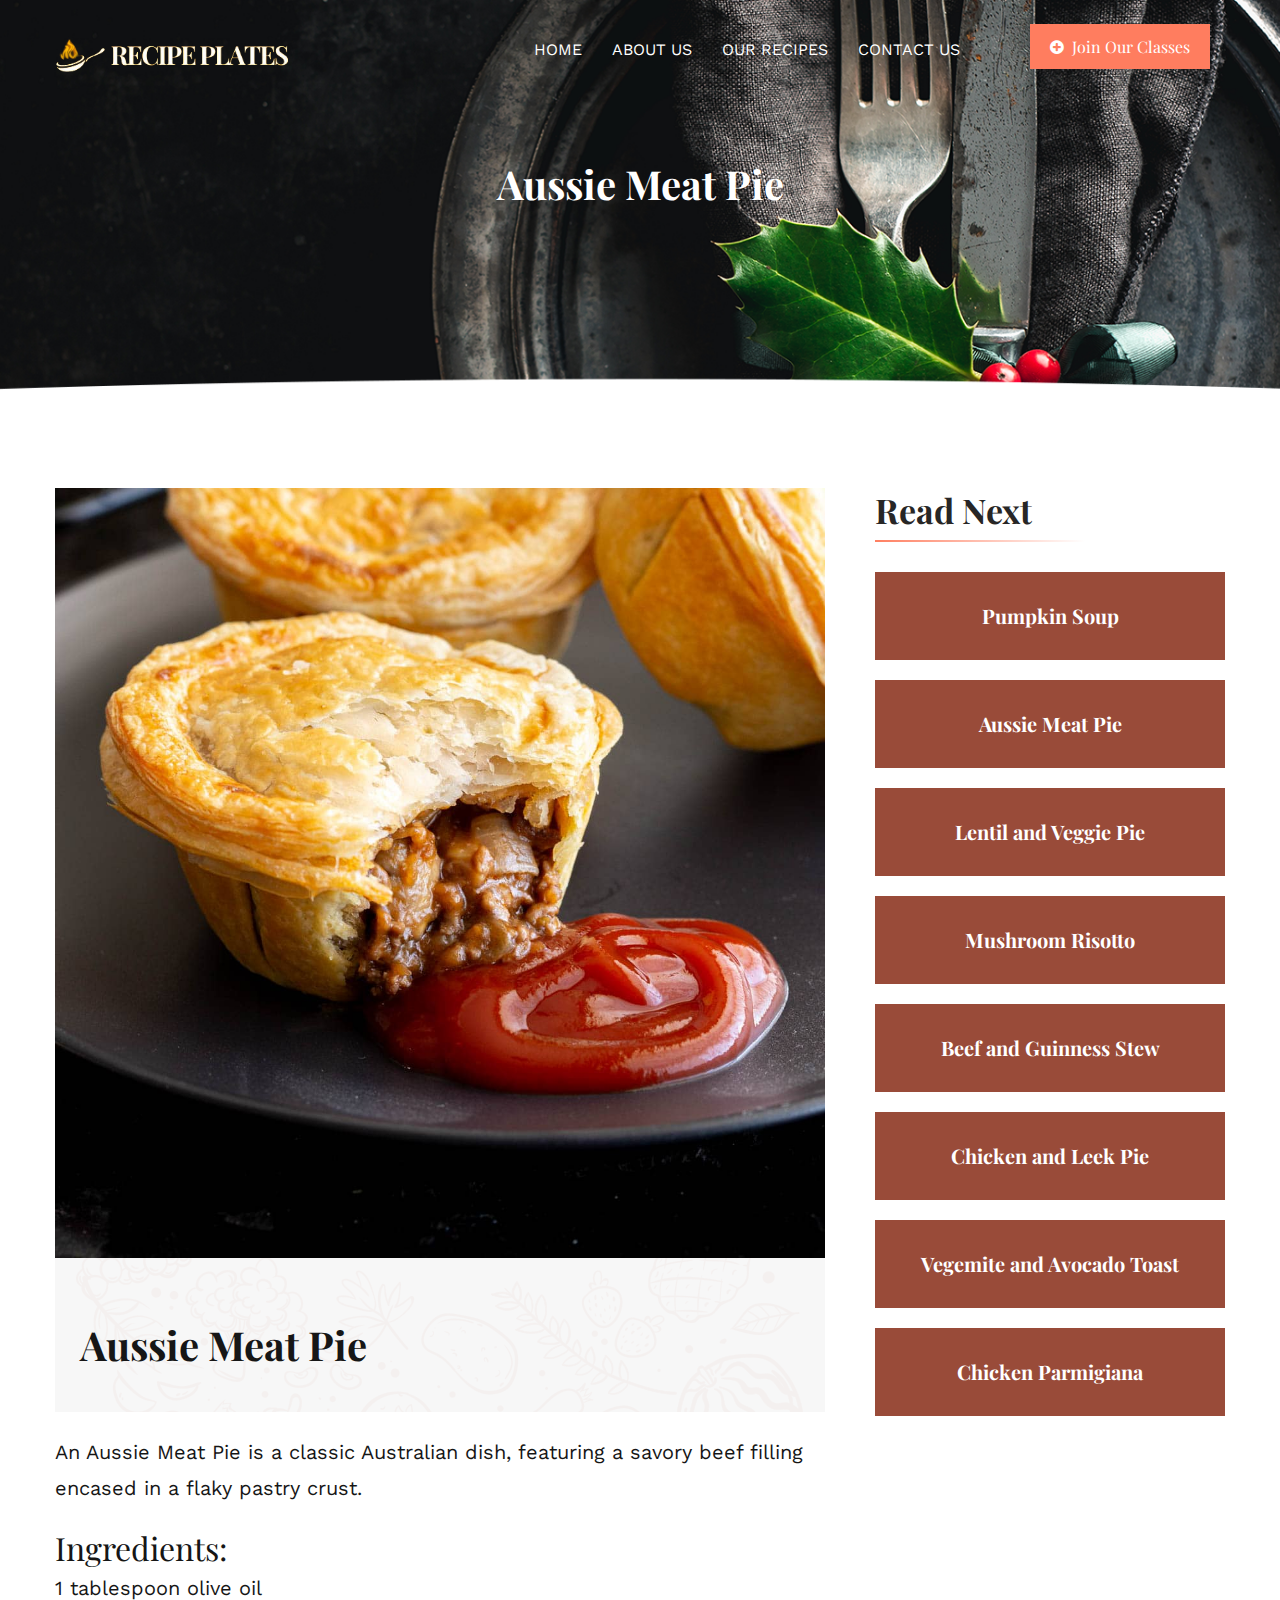
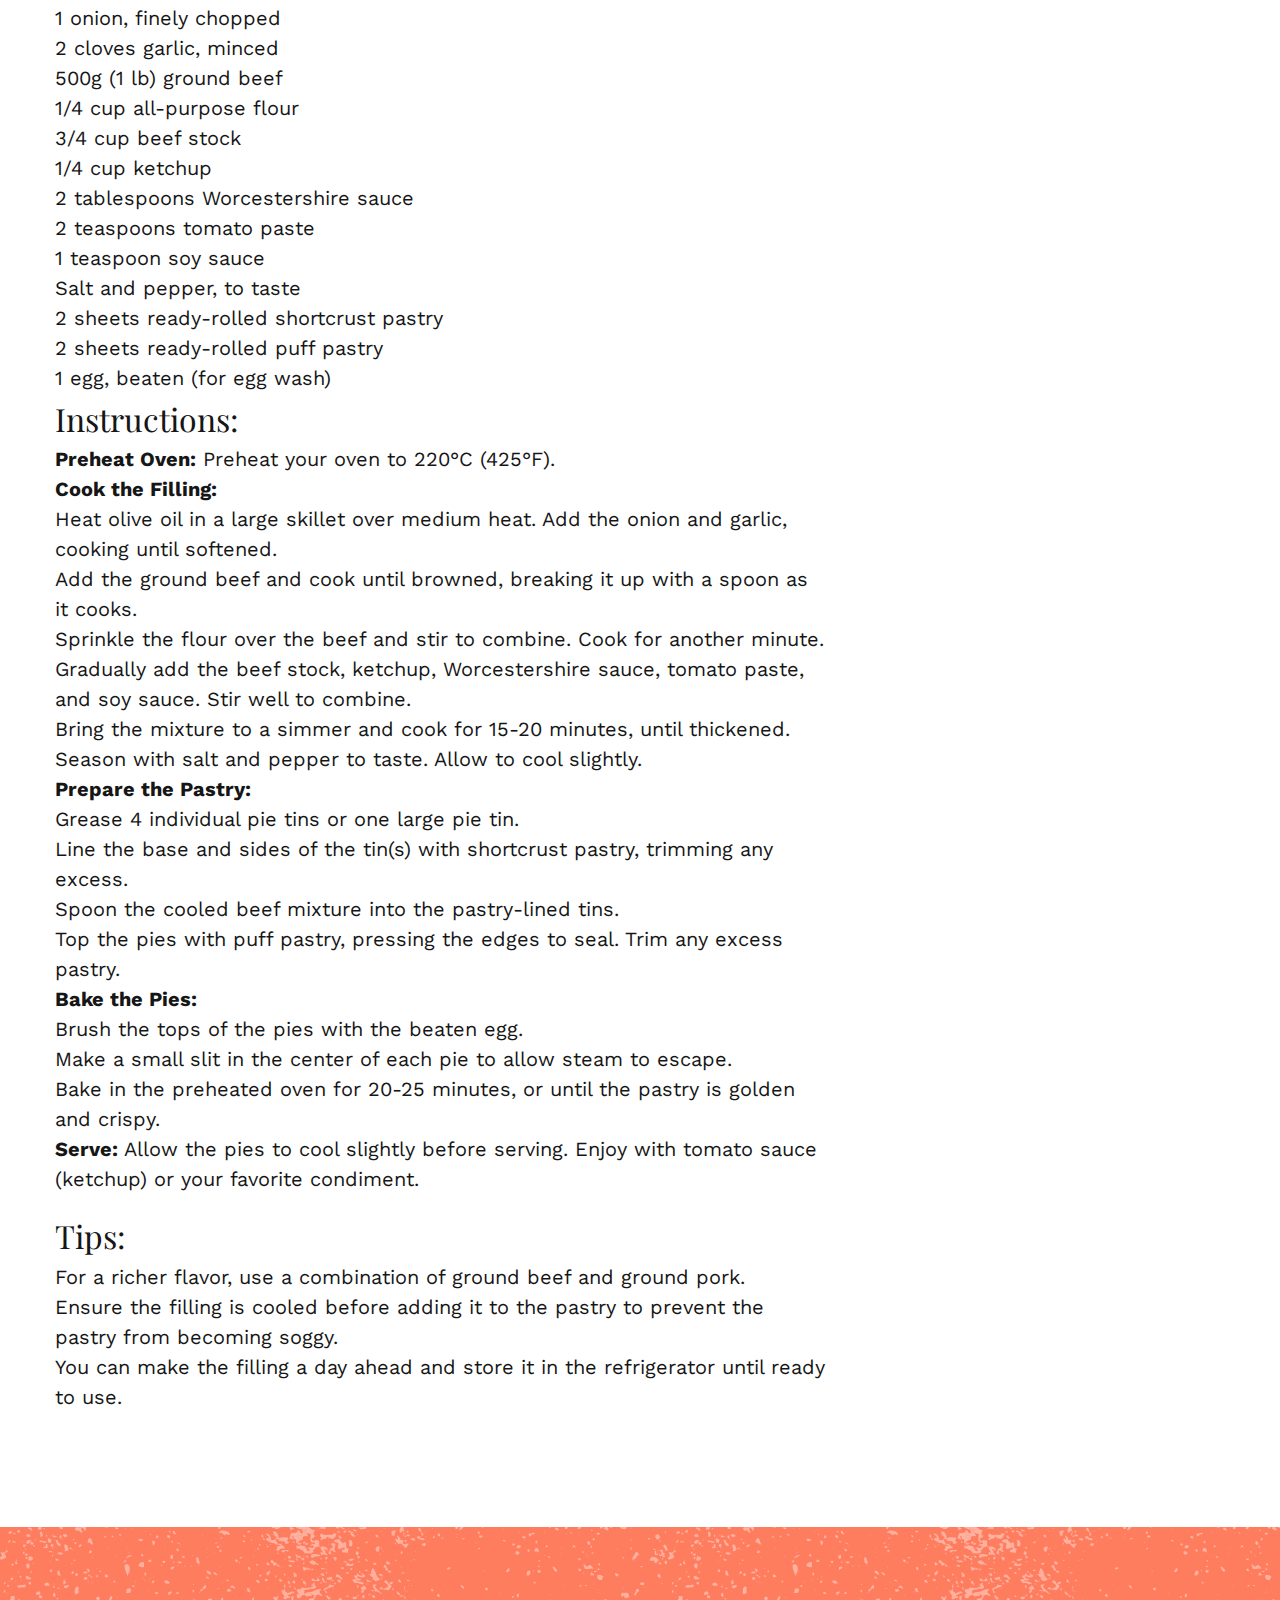
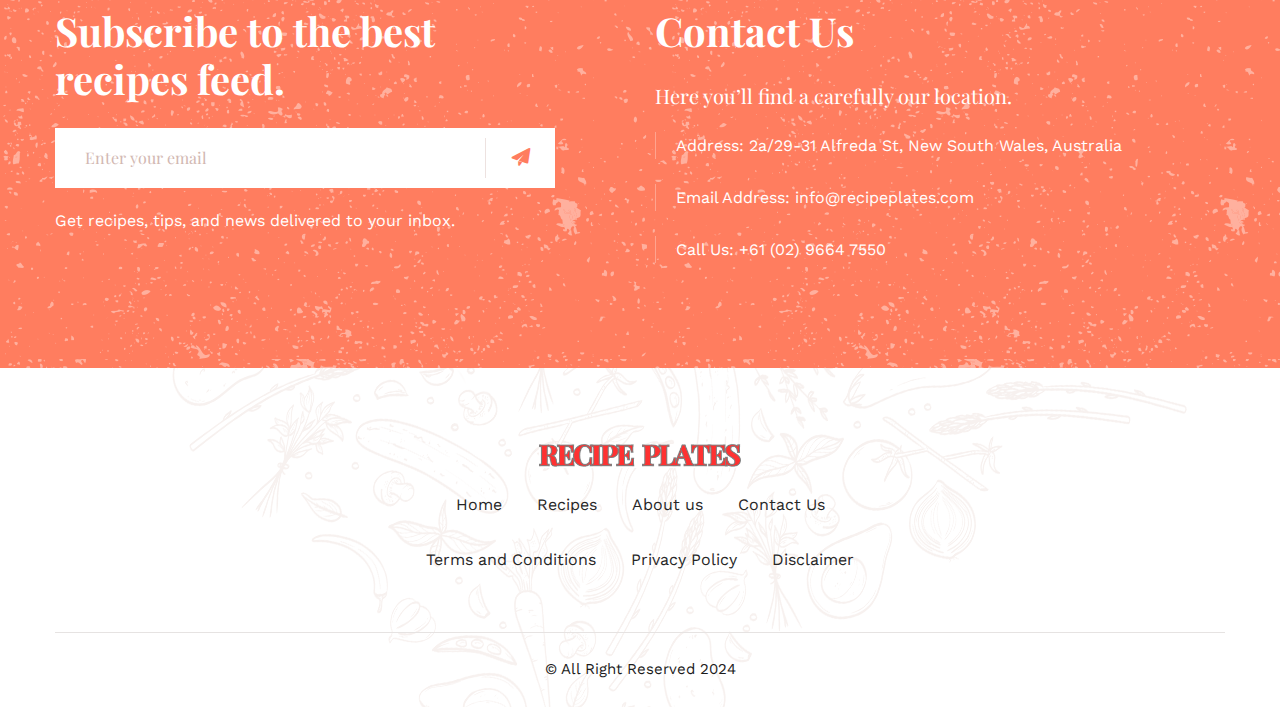
<file: aussie-meat-pie.html>
<!DOCTYPE html>
<html>
<head>
<meta charset="utf-8">
<title>Aussie Meat Pie - Recipe Plates</title>
<!-- Stylesheets -->
<link href="css/bootstrap.css" rel="stylesheet">
<link href="css/main.css" rel="stylesheet">
<link href="css/responsive.css" rel="stylesheet">

<link rel="shortcut icon" href="images/favicon.png" type="image/x-icon">
<link rel="icon" href="images/favicon.png" type="image/x-icon">

<!-- Responsive -->
<meta http-equiv="X-UA-Compatible" content="IE=edge">
<meta name="viewport" content="width=device-width, initial-scale=1.0, maximum-scale=1.0, user-scalable=0">
<meta name="description" content="Recipe Plates offers a wide variety of delicious and easy-to-follow recipes. From quick weeknight dinners to gourmet meals, find recipes that cater to all skill levels and dietary preferences. Join our community of food lovers today!">
    <meta name="keywords" content="recipes, cooking, food, gourmet, easy recipes, weeknight dinners, healthy meals, vegetarian recipes, dessert recipes, cooking tips">

<!--[if lt IE 9]><script src="https://cdnjs.cloudflare.com/ajax/libs/html5shiv/3.7.3/html5shiv.js"></script><![endif]-->
<!--[if lt IE 9]><script src="js/respond.js"></script><![endif]-->
<!-- Global site tag (gtag.js) - Google Ads: 10793544805 -->

</head>
<body>

<div class="page-wrapper">
 	
    <!-- Preloader -->
    <div class="preloader"></div>
 	
    <!-- Main Header-->
	<header class="main-header header-style-one">
    	
    	<!--Header-Upper-->
        <div class="header-upper">
        	<div class="auto-container">
            	<div class="clearfix">
                	
                	<div class="pull-left logo-box">
                    	<div class="logo"><a href="index.html"><img style="width:183px; margin:27px 0 0 0" src="images/logo.png" alt="" title=""></a></div>
                    </div>
					
                   	<div class="nav-outer clearfix">
						<!-- Mobile Navigation Toggler -->
                        <div class="mobile-nav-toggler"><span class="icon flaticon-menu"></span></div>
						<!-- Main Menu -->
						<nav class="main-menu navbar-expand-md">
							<div class="navbar-header">
								<button class="navbar-toggler" type="button" data-toggle="collapse" data-target="#navbarSupportedContent" aria-controls="navbarSupportedContent" aria-expanded="false" aria-label="Toggle navigation">
									<span class="icon-bar"></span>
									<span class="icon-bar"></span>
									<span class="icon-bar"></span>
								</button>
							</div>

							<div class="navbar-collapse show collapse clearfix" id="navbarSupportedContent">
								<ul class="navigation clearfix">
									<li class=""><a href="index.html">Home</a>
										
									</li>
									<li class=""><a href="about-us.html">About Us</a></li>
									<li class=""><a href="recipes.html">Our Recipes</a>
									</li>
									
									<li><a href="contact.html">Contact us</a></li>
								</ul>
							</div>
							
						</nav>
						
						<!-- Outer Box -->
						<div class="outer-box">
							<!-- Search Box -->
							
							<ul class="login-info">
								
							<li class="recipe"><a href="contact.html"><span class="fa fa-plus-circle"></span>&nbsp; Join Our Classes</a></li>
							</ul>
						</div>
						
					</div>
                   
                </div>
            </div>
        </div>
        <!--End Header Upper-->
        
		<!-- Mobile Menu  -->
        <div class="mobile-menu">
            <div class="menu-backdrop"></div>
            <div class="close-btn"><span class="icon fa fa-remove"></span></div>
            
            <nav class="menu-box">
                <div class="nav-logo"><a href="index.html"><img src="images/logo.png" alt="" title=""></a></div>
                <div class="menu-outer"><!--Here Menu Will Come Automatically Via Javascript / Same Menu as in Header--></div>
            </nav>
        </div><!-- End Mobile Menu -->
		
    </header>
    <!--End Main Header -->
	
	<!-- Page Title -->
    <section class="page-title" style="background-image:url(images/background/12.png)">
    	<div class="auto-container">
			<h1>Aussie Meat Pie</h1>
        </div>
    </section>
    <!--End Page Title-->
	
	<!--Sidebar Page Container-->
    <div class="sidebar-page-container">
    	<div class="auto-container">
        	<div class="row clearfix">
				
				<!-- Content Side -->
                <div class="content-side col-lg-8 col-md-12 col-sm-12">
                	<div class="recipe-detail">
						<div class="inner-box">
							<div class="image">
								<img src="images/rec3.jpg" alt="" />
							</div>
							<div class="content" style="background-image:url(images/background/13.png)">
								
								
								<h2>Aussie Meat Pie</h2>
								
								
							</div>
							<div class="text">
								<p>An Aussie Meat Pie is a classic Australian dish, featuring a savory beef filling encased in a flaky pastry crust.</p>
        
        <h2>Ingredients:</h2>
        <ul>
            <li>1 tablespoon olive oil</li>
            <li>1 onion, finely chopped</li>
            <li>2 cloves garlic, minced</li>
            <li>500g (1 lb) ground beef</li>
            <li>1/4 cup all-purpose flour</li>
            <li>3/4 cup beef stock</li>
            <li>1/4 cup ketchup</li>
            <li>2 tablespoons Worcestershire sauce</li>
            <li>2 teaspoons tomato paste</li>
            <li>1 teaspoon soy sauce</li>
            <li>Salt and pepper, to taste</li>
            <li>2 sheets ready-rolled shortcrust pastry</li>
            <li>2 sheets ready-rolled puff pastry</li>
            <li>1 egg, beaten (for egg wash)</li>
        </ul>

        <h2>Instructions:</h2>
        <ol>
            <li><strong>Preheat Oven:</strong> Preheat your oven to 220°C (425°F).</li>
            <li><strong>Cook the Filling:</strong>
                <ul>
                    <li>Heat olive oil in a large skillet over medium heat. Add the onion and garlic, cooking until softened.</li>
                    <li>Add the ground beef and cook until browned, breaking it up with a spoon as it cooks.</li>
                    <li>Sprinkle the flour over the beef and stir to combine. Cook for another minute.</li>
                    <li>Gradually add the beef stock, ketchup, Worcestershire sauce, tomato paste, and soy sauce. Stir well to combine.</li>
                    <li>Bring the mixture to a simmer and cook for 15-20 minutes, until thickened. Season with salt and pepper to taste. Allow to cool slightly.</li>
                </ul>
            </li>
            <li><strong>Prepare the Pastry:</strong>
                <ul>
                    <li>Grease 4 individual pie tins or one large pie tin.</li>
                    <li>Line the base and sides of the tin(s) with shortcrust pastry, trimming any excess.</li>
                    <li>Spoon the cooled beef mixture into the pastry-lined tins.</li>
                    <li>Top the pies with puff pastry, pressing the edges to seal. Trim any excess pastry.</li>
                </ul>
            </li>
            <li><strong>Bake the Pies:</strong>
                <ul>
                    <li>Brush the tops of the pies with the beaten egg.</li>
                    <li>Make a small slit in the center of each pie to allow steam to escape.</li>
                    <li>Bake in the preheated oven for 20-25 minutes, or until the pastry is golden and crispy.</li>
                </ul>
            </li>
            <li><strong>Serve:</strong> Allow the pies to cool slightly before serving. Enjoy with tomato sauce (ketchup) or your favorite condiment.</li>
        </ol>

        <h2>Tips:</h2>
        <ul>
            <li>For a richer flavor, use a combination of ground beef and ground pork.</li>
            <li>Ensure the filling is cooled before adding it to the pastry to prevent the pastry from becoming soggy.</li>
            <li>You can make the filling a day ahead and store it in the refrigerator until ready to use.</li>
        </ul>
							</div>
							
							
							
							
							
							
						</div>
					</div>
				</div>
				
				<!-- Sidebar Side -->
                <div class="sidebar-side col-lg-4 col-md-12 col-sm-12">
                	<aside class="sidebar">
						<div class="sidebar-inner">
							
							<!-- Next Post Widget -->
							<div class="sidebar-widget next-post-widget">
								<div class="sidebar-title">
									<h3>Read Next</h3>
								</div>
								<div class="widget-content">
									<div class="next-post">
										<div class="post-inner" style="background:#FF7D5F">
											<h4><a href="pumpkin-soup.html">Pumpkin Soup</a></h4>
										</div>
									</div>
									<div class="next-post">
										<div class="post-inner" style="background:#FF7D5F">
											<h4><a href="aussie-meat-pie.html">Aussie Meat Pie</a></h4>
										</div>
									</div>
									<div class="next-post">
										<div class="post-inner" style="background:#FF7D5F">
											<h4><a href="lentil-and-veggie-pie.html">Lentil and Veggie Pie</a></h4>
										</div>
									</div>
									<div class="next-post">
										<div class="post-inner" style="background:#FF7D5F">
											<h4><a href="mushroom-risotto.html">Mushroom Risotto</a></h4>
										</div>
									</div>
									<div class="next-post">
										<div class="post-inner" style="background:#FF7D5F">
											<h4><a href="beef-and-guinness-stew.html">Beef and Guinness Stew</a></h4>
										</div>
									</div>
									<div class="next-post">
										<div class="post-inner" style="background:#FF7D5F">
											<h4><a href="chicken-and-leek-pie.html">Chicken and Leek Pie</a></h4>
										</div>
									</div>
									<div class="next-post">
										<div class="post-inner" style="background:#FF7D5F">
											<h4><a href="vegemite-and-avocado-toast.html">Vegemite and Avocado Toast</a></h4>
										</div>
									</div>
									<div class="next-post">
										<div class="post-inner" style="background:#FF7D5F">
											<h4><a href="chicken-parmigiana.html">Chicken Parmigiana</a></h4>
										</div>
									</div>
								</div>
							</div>
							
							
							
						</div>
					</aside>
				</div>
				
			</div>
		</div>
	</div>
	
	<!-- Subscribe Section -->
	<section class="subscribe-section" style="background-image: url(images/background/9.png)">
		<div class="auto-container">
			<div class="row clearfix">
				
				<!-- Column -->
				<div class="column col-lg-6 col-md-12 col-sm-12">
					<h1>Subscribe to the best <br> recipes feed.</h1>
					<!-- Subscribe Form -->
					<div class="subscribe-form">
						<form method="post" action="#">
							<div class="form-group clearfix">
								<input type="email" name="email" value="" placeholder="Enter your email" required>
								<button type="submit" class="theme-btn send-btn flaticon-paper-plane-2"></button>
							</div>
						</form>
					</div>
					<div class="inbox">Get recipes, tips, and news delivered to your inbox.</div>
				</div>
				
				<!-- Column -->
				<div class="column col-lg-6 col-md-12 col-sm-12">
					<h1>Contact Us</h1>
					<div class="bold-text">Here you’ll find a carefully our location.</div>
					<ul class="subscribe-list">
						<li>Address: 2a/29-31 Alfreda St, New South Wales, Australia</li>
						<li>Email Address: <a style="color:#fff" href="mailto:info@recipeplates.com">info@recipeplates.com</a></li>
						<li>Call Us: <a style="color:#fff" href="tel:+61 (02) 9664 7550">+61 (02) 9664 7550</a></li>
					</ul>
				</div>
				
			</div>
		</div>
	</section>
	<!-- End Subscribe Section -->
	
	<!-- Instagram Section -->
	
	<!-- End Instagram Section -->
	
	<!-- Main Footer -->
    <footer class="main-footer" style="background-image:url(images/background/5.png)">
		<div class="auto-container">
			<div class="logo">
				<a href="index.html"><img style="width:203px;" src="images/footer-logo.png" alt="" /></a>
			</div>
			<ul class="footer-nav">
				<li><a href="index.html">Home</a></li>
				<li><a href="recipes.html">Recipes</a></li>
				<li><a href="about-us.html">About us</a></li>
				<li><a href="contact.html">Contact Us</a></li>
			</ul>
			<ul class="footer-nav">
				<li><a href="terms-and-condition.html">Terms and Conditions</a></li>
				<li><a href="privacy-policy.html">Privacy Policy</a></li>
				<li><a href="disclaimer.html">Disclaimer</a></li>
				
			</ul>
			<div class="copyright">&copy; All Right Reserved 2024</div>
		</div>
	</footer>
	
</div>
<!--End pagewrapper-->

<!--Scroll to top-->
<div class="scroll-to-top scroll-to-target" data-target="html"><span class="fa fa-arrow-circle-up"></span></div>

<script src="js/jquery.js"></script>
<script src="js/popper.min.js"></script>
<script src="js/bootstrap.min.js"></script>
<script src="js/jquery.mCustomScrollbar.concat.min.js"></script>
<script src="js/jquery.fancybox.js"></script>
<script src="js/appear.js"></script>
<script src="js/owl.js"></script>
<script src="js/wow.js"></script>
<script src="js/jquery-ui.js"></script>
<script src="js/script.js"></script>

</body>

<!-- Mirrored from gico.io/spcica/recipes-detail.html by HTTrack Website Copier/3.x [XR&CO'2014], Sat, 22 Jun 2024 11:46:14 GMT -->
</html>
</file>
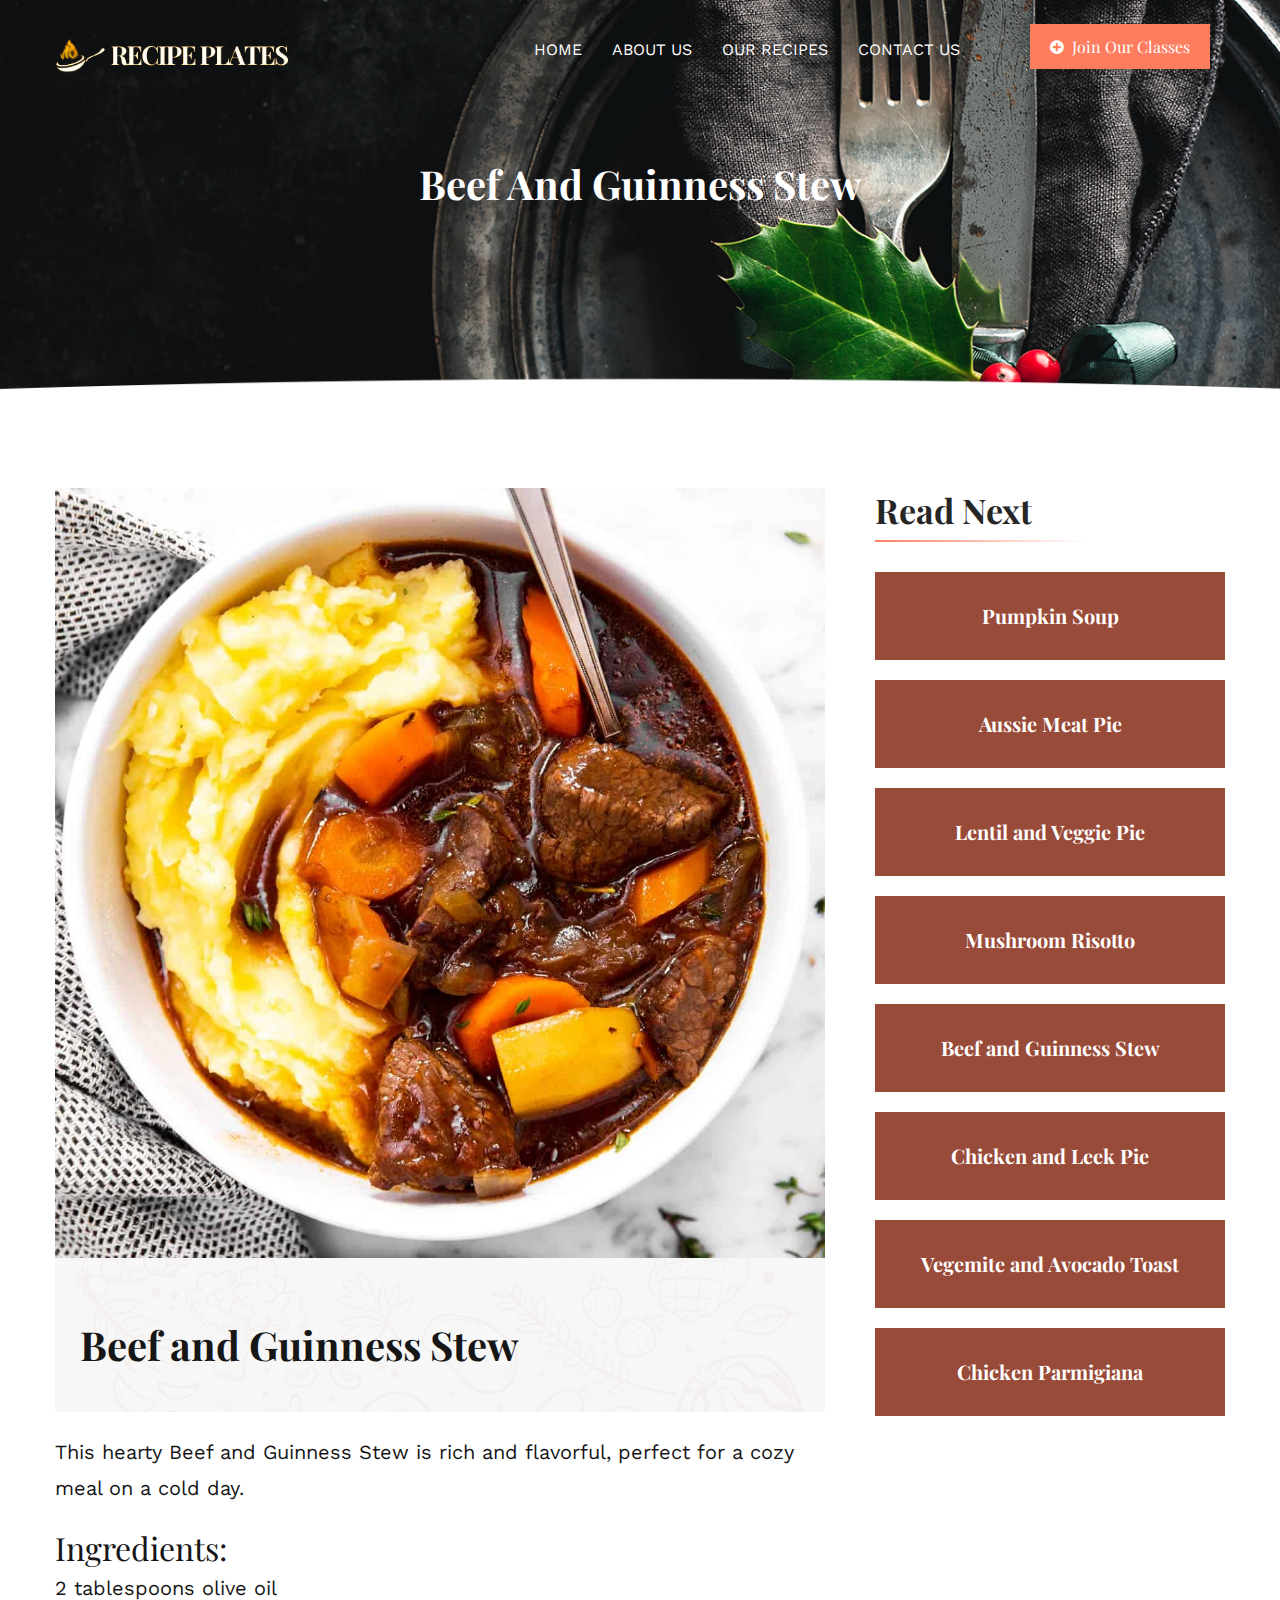
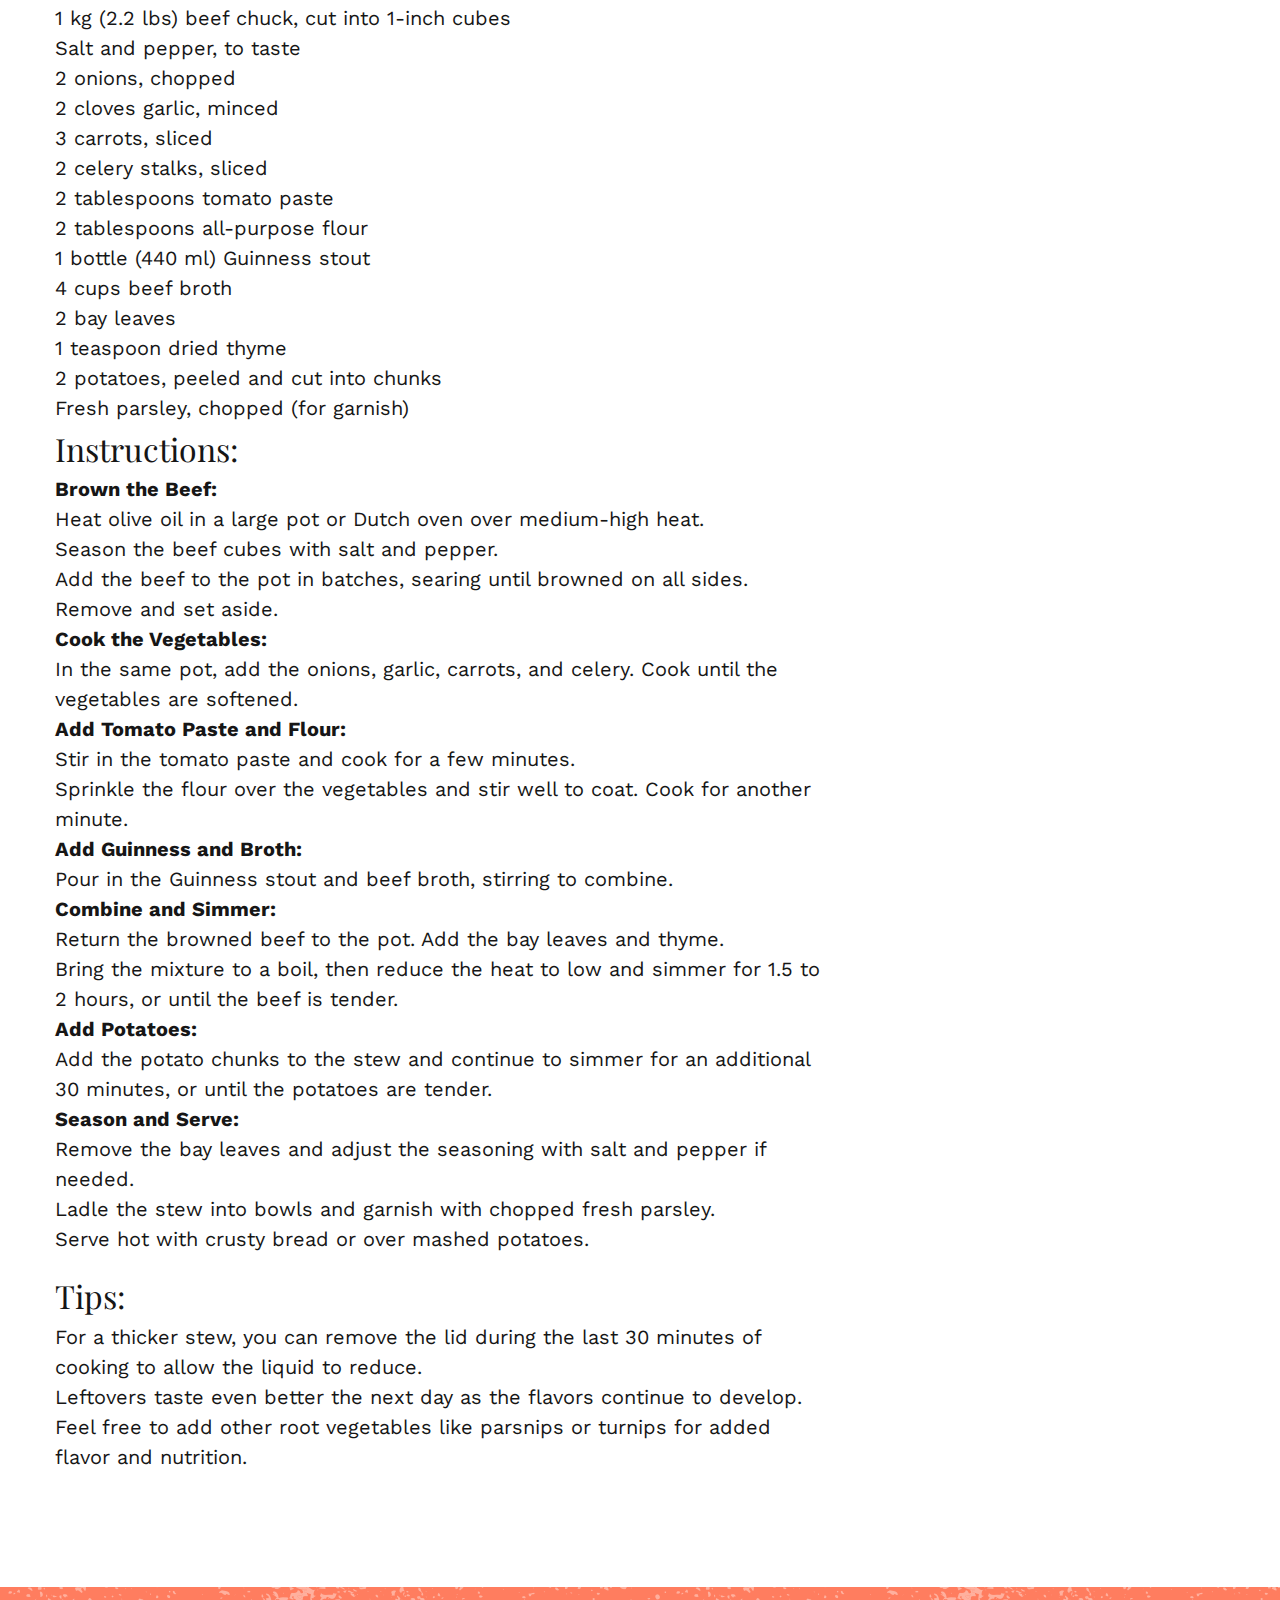
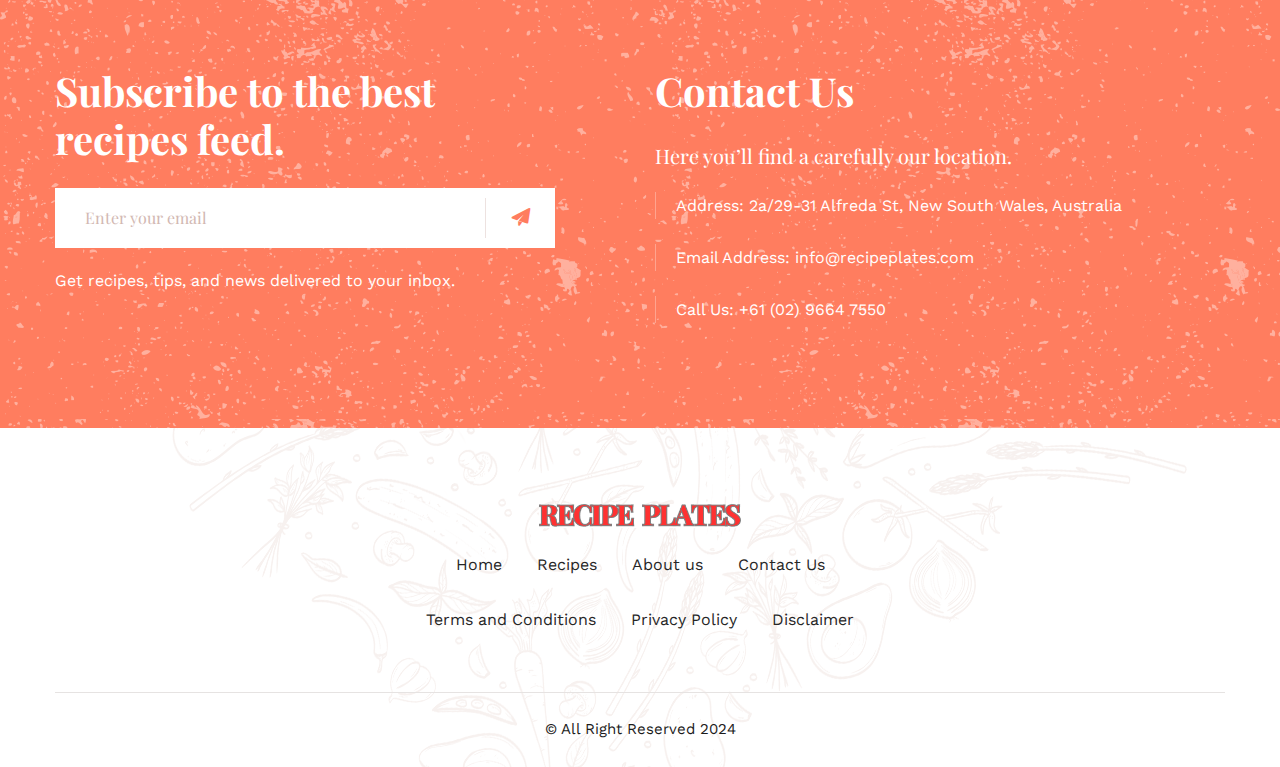
<file: beef-and-guinness-stew.html>
<!DOCTYPE html>
<html>
<head>
<meta charset="utf-8">
<title>Beef and Guinness Stew - Recipe Plates</title>
<!-- Stylesheets -->
<link href="css/bootstrap.css" rel="stylesheet">
<link href="css/main.css" rel="stylesheet">
<link href="css/responsive.css" rel="stylesheet">

<link rel="shortcut icon" href="images/favicon.png" type="image/x-icon">
<link rel="icon" href="images/favicon.png" type="image/x-icon">

<!-- Responsive -->
<meta http-equiv="X-UA-Compatible" content="IE=edge">
<meta name="viewport" content="width=device-width, initial-scale=1.0, maximum-scale=1.0, user-scalable=0">
<meta name="description" content="Recipe Plates offers a wide variety of delicious and easy-to-follow recipes. From quick weeknight dinners to gourmet meals, find recipes that cater to all skill levels and dietary preferences. Join our community of food lovers today!">
    <meta name="keywords" content="recipes, cooking, food, gourmet, easy recipes, weeknight dinners, healthy meals, vegetarian recipes, dessert recipes, cooking tips">

<!--[if lt IE 9]><script src="https://cdnjs.cloudflare.com/ajax/libs/html5shiv/3.7.3/html5shiv.js"></script><![endif]-->
<!--[if lt IE 9]><script src="js/respond.js"></script><![endif]-->
<!-- Global site tag (gtag.js) - Google Ads: 10793544805 -->

</head>
<body>

<div class="page-wrapper">
 	
    <!-- Preloader -->
    <div class="preloader"></div>
 	
    <!-- Main Header-->
	<header class="main-header header-style-one">
    	
    	<!--Header-Upper-->
        <div class="header-upper">
        	<div class="auto-container">
            	<div class="clearfix">
                	
                	<div class="pull-left logo-box">
                    	<div class="logo"><a href="index.html"><img style="width:183px; margin:27px 0 0 0" src="images/logo.png" alt="" title=""></a></div>
                    </div>
					
                   	<div class="nav-outer clearfix">
						<!-- Mobile Navigation Toggler -->
                        <div class="mobile-nav-toggler"><span class="icon flaticon-menu"></span></div>
						<!-- Main Menu -->
						<nav class="main-menu navbar-expand-md">
							<div class="navbar-header">
								<button class="navbar-toggler" type="button" data-toggle="collapse" data-target="#navbarSupportedContent" aria-controls="navbarSupportedContent" aria-expanded="false" aria-label="Toggle navigation">
									<span class="icon-bar"></span>
									<span class="icon-bar"></span>
									<span class="icon-bar"></span>
								</button>
							</div>

							<div class="navbar-collapse show collapse clearfix" id="navbarSupportedContent">
								<ul class="navigation clearfix">
									<li class=""><a href="index.html">Home</a>
										
									</li>
									<li class=""><a href="about-us.html">About Us</a></li>
									<li class=""><a href="recipes.html">Our Recipes</a>
									</li>
									
									<li><a href="contact.html">Contact us</a></li>
								</ul>
							</div>
							
						</nav>
						
						<!-- Outer Box -->
						<div class="outer-box">
							<!-- Search Box -->
							
							<ul class="login-info">
								
								<li class="recipe"><a href="contact.html"><span class="fa fa-plus-circle"></span>&nbsp; Join Our Classes</a></li>
							</ul>
						</div>
						
					</div>
                   
                </div>
            </div>
        </div>
        <!--End Header Upper-->
        
		<!-- Mobile Menu  -->
        <div class="mobile-menu">
            <div class="menu-backdrop"></div>
            <div class="close-btn"><span class="icon fa fa-remove"></span></div>
            
            <nav class="menu-box">
                <div class="nav-logo"><a href="index.html"><img src="images/logo.png" alt="" title=""></a></div>
                <div class="menu-outer"><!--Here Menu Will Come Automatically Via Javascript / Same Menu as in Header--></div>
            </nav>
        </div><!-- End Mobile Menu -->
		
    </header>
    <!--End Main Header -->
	
	<!-- Page Title -->
    <section class="page-title" style="background-image:url(images/background/12.png)">
    	<div class="auto-container">
			<h1>Beef and Guinness Stew</h1>
        </div>
    </section>
    <!--End Page Title-->
	
	<!--Sidebar Page Container-->
    <div class="sidebar-page-container">
    	<div class="auto-container">
        	<div class="row clearfix">
				
				<!-- Content Side -->
                <div class="content-side col-lg-8 col-md-12 col-sm-12">
                	<div class="recipe-detail">
						<div class="inner-box">
							<div class="image">
								<img src="images/rec8.jpg" alt="" />
							</div>
							<div class="content" style="background-image:url(images/background/13.png)">
								
								
								<h2>Beef and Guinness Stew</h2>
								
								
							</div>
							<div class="text">
								<p>This hearty Beef and Guinness Stew is rich and flavorful, perfect for a cozy meal on a cold day.</p>
        
        <h2>Ingredients:</h2>
        <ul>
            <li>2 tablespoons olive oil</li>
            <li>1 kg (2.2 lbs) beef chuck, cut into 1-inch cubes</li>
            <li>Salt and pepper, to taste</li>
            <li>2 onions, chopped</li>
            <li>2 cloves garlic, minced</li>
            <li>3 carrots, sliced</li>
            <li>2 celery stalks, sliced</li>
            <li>2 tablespoons tomato paste</li>
            <li>2 tablespoons all-purpose flour</li>
            <li>1 bottle (440 ml) Guinness stout</li>
            <li>4 cups beef broth</li>
            <li>2 bay leaves</li>
            <li>1 teaspoon dried thyme</li>
            <li>2 potatoes, peeled and cut into chunks</li>
            <li>Fresh parsley, chopped (for garnish)</li>
        </ul>

        <h2>Instructions:</h2>
        <ol>
            <li><strong>Brown the Beef:</strong>
                <ul>
                    <li>Heat olive oil in a large pot or Dutch oven over medium-high heat.</li>
                    <li>Season the beef cubes with salt and pepper.</li>
                    <li>Add the beef to the pot in batches, searing until browned on all sides. Remove and set aside.</li>
                </ul>
            </li>
            <li><strong>Cook the Vegetables:</strong>
                <ul>
                    <li>In the same pot, add the onions, garlic, carrots, and celery. Cook until the vegetables are softened.</li>
                </ul>
            </li>
            <li><strong>Add Tomato Paste and Flour:</strong>
                <ul>
                    <li>Stir in the tomato paste and cook for a few minutes.</li>
                    <li>Sprinkle the flour over the vegetables and stir well to coat. Cook for another minute.</li>
                </ul>
            </li>
            <li><strong>Add Guinness and Broth:</strong>
                <ul>
                    <li>Pour in the Guinness stout and beef broth, stirring to combine.</li>
                </ul>
            </li>
            <li><strong>Combine and Simmer:</strong>
                <ul>
                    <li>Return the browned beef to the pot. Add the bay leaves and thyme.</li>
                    <li>Bring the mixture to a boil, then reduce the heat to low and simmer for 1.5 to 2 hours, or until the beef is tender.</li>
                </ul>
            </li>
            <li><strong>Add Potatoes:</strong>
                <ul>
                    <li>Add the potato chunks to the stew and continue to simmer for an additional 30 minutes, or until the potatoes are tender.</li>
                </ul>
            </li>
            <li><strong>Season and Serve:</strong>
                <ul>
                    <li>Remove the bay leaves and adjust the seasoning with salt and pepper if needed.</li>
                    <li>Ladle the stew into bowls and garnish with chopped fresh parsley.</li>
                    <li>Serve hot with crusty bread or over mashed potatoes.</li>
                </ul>
            </li>
        </ol>

        <h2>Tips:</h2>
        <ul>
            <li>For a thicker stew, you can remove the lid during the last 30 minutes of cooking to allow the liquid to reduce.</li>
            <li>Leftovers taste even better the next day as the flavors continue to develop.</li>
            <li>Feel free to add other root vegetables like parsnips or turnips for added flavor and nutrition.</li>
        </ul>
							</div>
							
							
							
							
							
							
						</div>
					</div>
				</div>
				
				<!-- Sidebar Side -->
                <div class="sidebar-side col-lg-4 col-md-12 col-sm-12">
                	<aside class="sidebar">
						<div class="sidebar-inner">
							
							<!-- Next Post Widget -->
							<div class="sidebar-widget next-post-widget">
								<div class="sidebar-title">
									<h3>Read Next</h3>
								</div>
								<div class="widget-content">
									<div class="next-post">
										<div class="post-inner" style="background:#FF7D5F">
											<h4><a href="pumpkin-soup.html">Pumpkin Soup</a></h4>
										</div>
									</div>
									<div class="next-post">
										<div class="post-inner" style="background:#FF7D5F">
											<h4><a href="aussie-meat-pie.html">Aussie Meat Pie</a></h4>
										</div>
									</div>
									<div class="next-post">
										<div class="post-inner" style="background:#FF7D5F">
											<h4><a href="lentil-and-veggie-pie.html">Lentil and Veggie Pie</a></h4>
										</div>
									</div>
									<div class="next-post">
										<div class="post-inner" style="background:#FF7D5F">
											<h4><a href="mushroom-risotto.html">Mushroom Risotto</a></h4>
										</div>
									</div>
									<div class="next-post">
										<div class="post-inner" style="background:#FF7D5F">
											<h4><a href="beef-and-guinness-stew.html">Beef and Guinness Stew</a></h4>
										</div>
									</div>
									<div class="next-post">
										<div class="post-inner" style="background:#FF7D5F">
											<h4><a href="chicken-and-leek-pie.html">Chicken and Leek Pie</a></h4>
										</div>
									</div>
									<div class="next-post">
										<div class="post-inner" style="background:#FF7D5F">
											<h4><a href="vegemite-and-avocado-toast.html">Vegemite and Avocado Toast</a></h4>
										</div>
									</div>
									<div class="next-post">
										<div class="post-inner" style="background:#FF7D5F">
											<h4><a href="chicken-parmigiana.html">Chicken Parmigiana</a></h4>
										</div>
									</div>
								</div>
							</div>
							
							
							
						</div>
					</aside>
				</div>
				
			</div>
		</div>
	</div>
	
	<!-- Subscribe Section -->
	<section class="subscribe-section" style="background-image: url(images/background/9.png)">
		<div class="auto-container">
			<div class="row clearfix">
				
				<!-- Column -->
				<div class="column col-lg-6 col-md-12 col-sm-12">
					<h1>Subscribe to the best <br> recipes feed.</h1>
					<!-- Subscribe Form -->
					<div class="subscribe-form">
						<form method="post" action="#">
							<div class="form-group clearfix">
								<input type="email" name="email" value="" placeholder="Enter your email" required>
								<button type="submit" class="theme-btn send-btn flaticon-paper-plane-2"></button>
							</div>
						</form>
					</div>
					<div class="inbox">Get recipes, tips, and news delivered to your inbox.</div>
				</div>
				
				<!-- Column -->
				<div class="column col-lg-6 col-md-12 col-sm-12">
					<h1>Contact Us</h1>
					<div class="bold-text">Here you’ll find a carefully our location.</div>
					<ul class="subscribe-list">
						<li>Address: 2a/29-31 Alfreda St, New South Wales, Australia</li>
						<li>Email Address: <a style="color:#fff" href="mailto:info@recipeplates.com">info@recipeplates.com</a></li>
						<li>Call Us: <a style="color:#fff" href="tel:+61 (02) 9664 7550">+61 (02) 9664 7550</a></li>
					</ul>
				</div>
				
			</div>
		</div>
	</section>
	<!-- End Subscribe Section -->
	
	<!-- Instagram Section -->
	
	<!-- End Instagram Section -->
	
	<!-- Main Footer -->
    <footer class="main-footer" style="background-image:url(images/background/5.png)">
		<div class="auto-container">
			<div class="logo">
				<a href="index.html"><img style="width:203px;" src="images/footer-logo.png" alt="" /></a>
			</div>
			<ul class="footer-nav">
				<li><a href="index.html">Home</a></li>
				<li><a href="recipes.html">Recipes</a></li>
				<li><a href="about-us.html">About us</a></li>
				<li><a href="contact.html">Contact Us</a></li>
			</ul>
			<ul class="footer-nav">
				<li><a href="terms-and-condition.html">Terms and Conditions</a></li>
				<li><a href="privacy-policy.html">Privacy Policy</a></li>
				<li><a href="disclaimer.html">Disclaimer</a></li>
				
			</ul>
			<div class="copyright">&copy; All Right Reserved 2024</div>
		</div>
	</footer>
	
</div>
<!--End pagewrapper-->

<!--Scroll to top-->
<div class="scroll-to-top scroll-to-target" data-target="html"><span class="fa fa-arrow-circle-up"></span></div>

<script src="js/jquery.js"></script>
<script src="js/popper.min.js"></script>
<script src="js/bootstrap.min.js"></script>
<script src="js/jquery.mCustomScrollbar.concat.min.js"></script>
<script src="js/jquery.fancybox.js"></script>
<script src="js/appear.js"></script>
<script src="js/owl.js"></script>
<script src="js/wow.js"></script>
<script src="js/jquery-ui.js"></script>
<script src="js/script.js"></script>

</body>

<!-- Mirrored from gico.io/spcica/recipes-detail.html by HTTrack Website Copier/3.x [XR&CO'2014], Sat, 22 Jun 2024 11:46:14 GMT -->
</html>
</file>
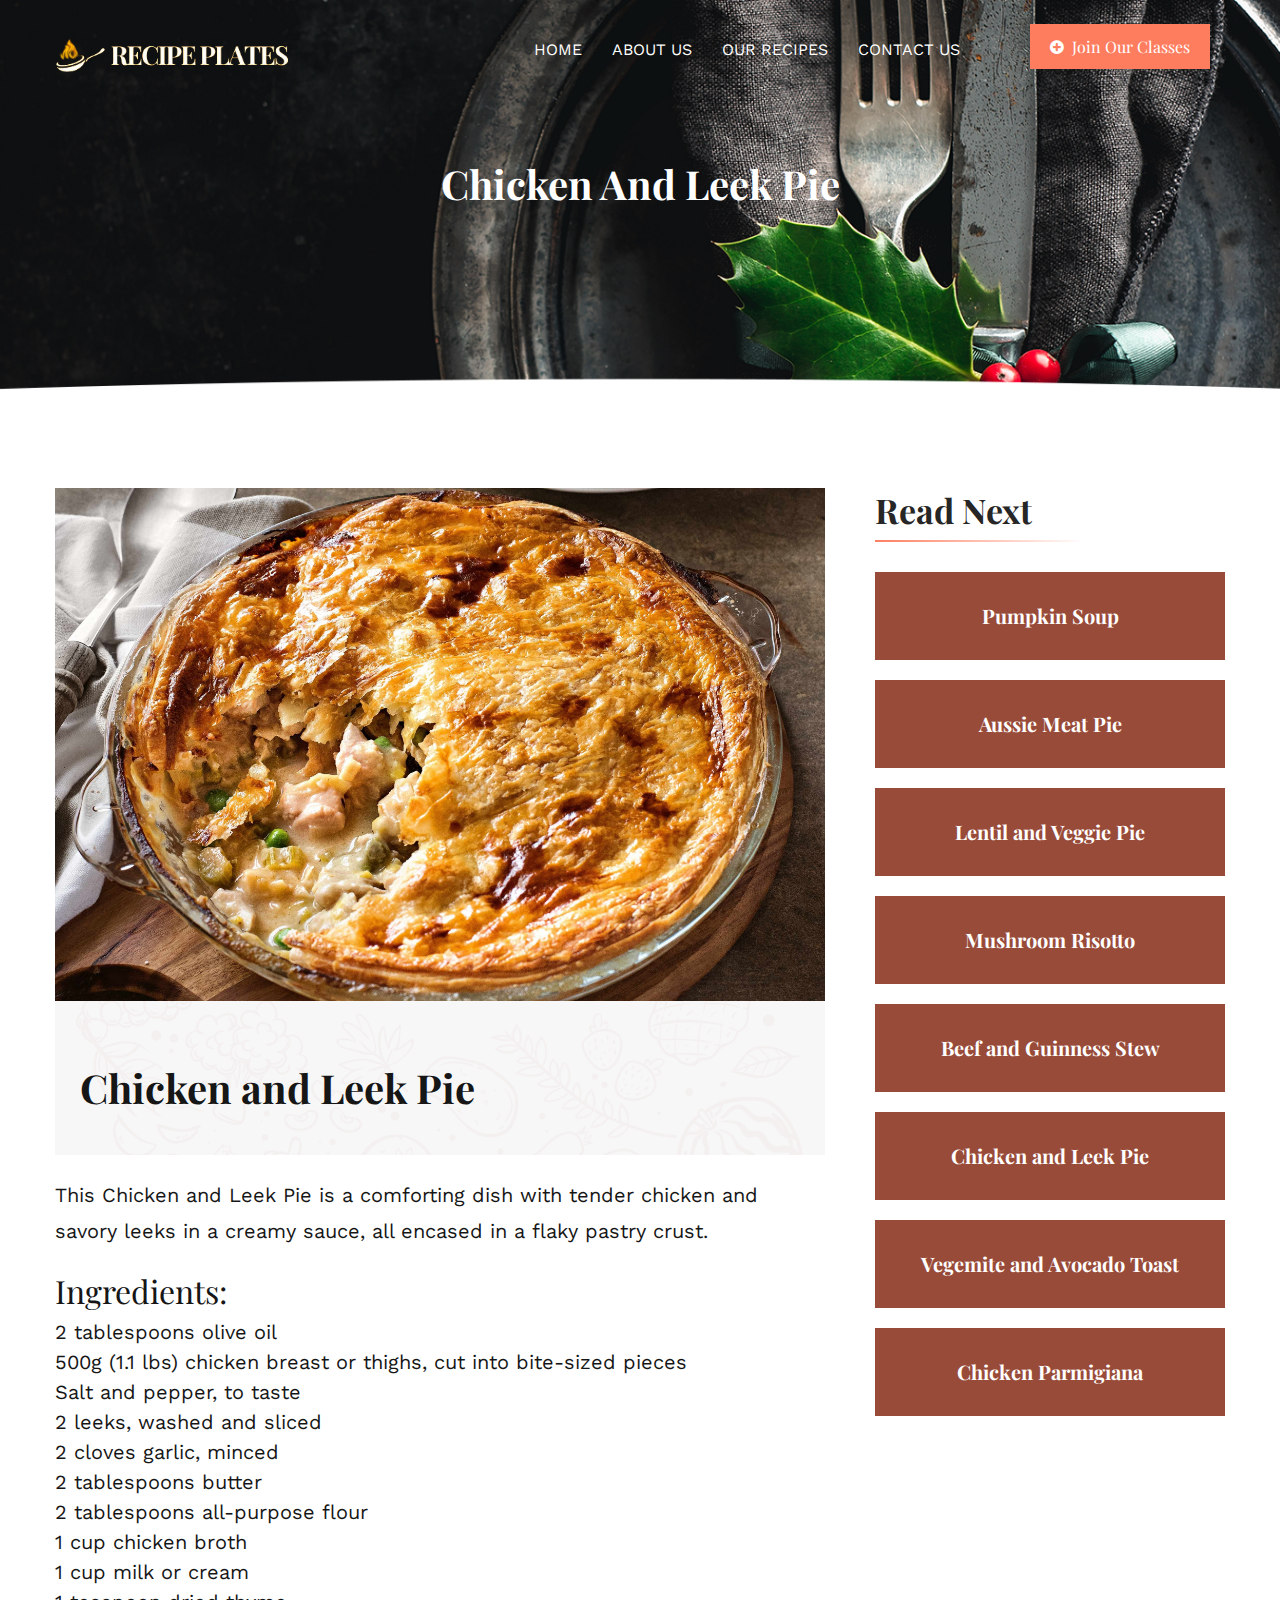
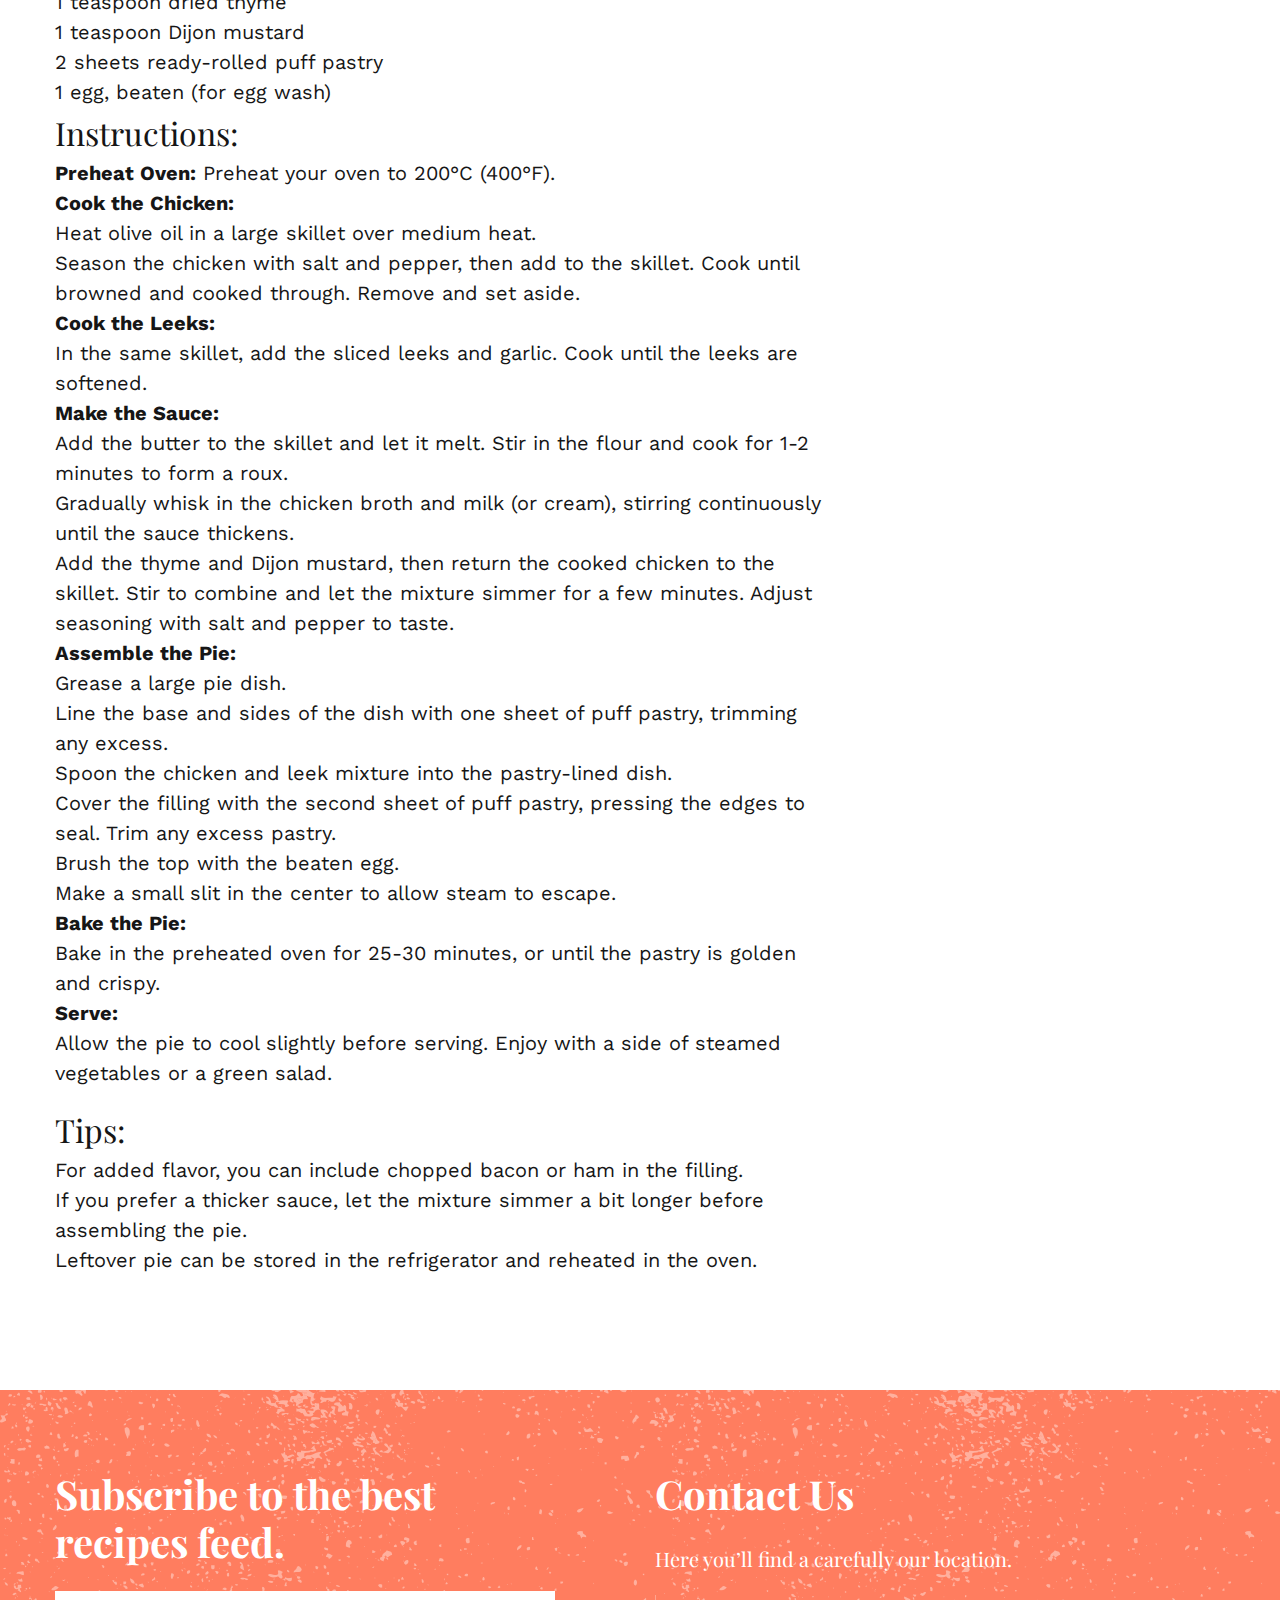
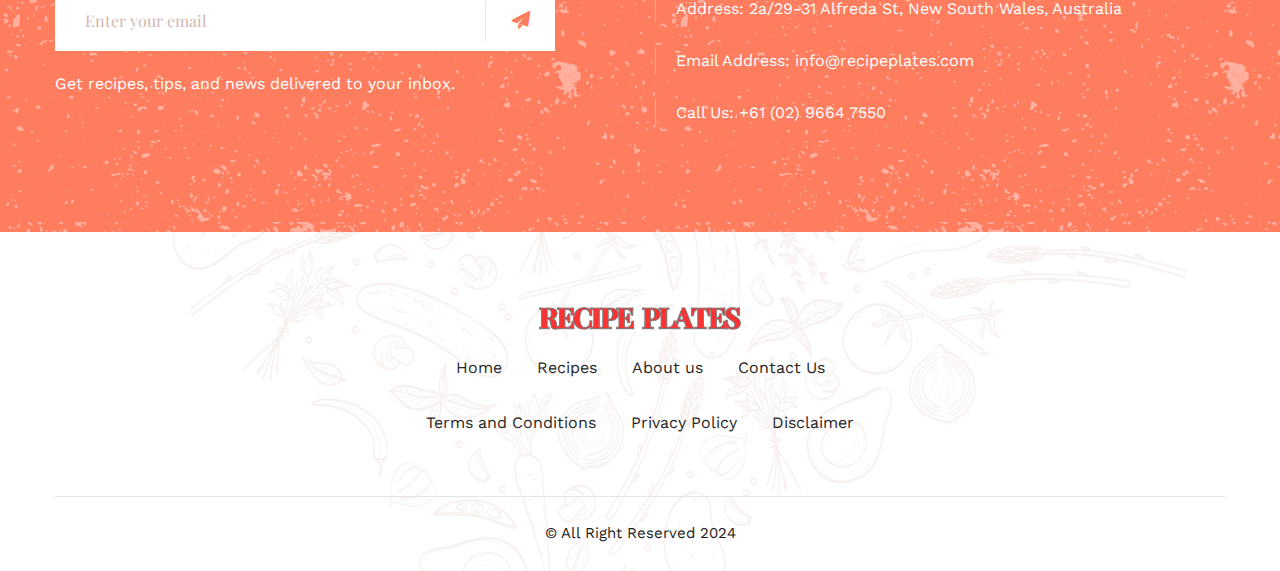
<file: chicken-and-leek-pie.html>
<!DOCTYPE html>
<html>
<head>
<meta charset="utf-8">
<title>Chicken and Leek Pie - Recipe Plates</title>
<!-- Stylesheets -->
<link href="css/bootstrap.css" rel="stylesheet">
<link href="css/main.css" rel="stylesheet">
<link href="css/responsive.css" rel="stylesheet">

<link rel="shortcut icon" href="images/favicon.png" type="image/x-icon">
<link rel="icon" href="images/favicon.png" type="image/x-icon">

<!-- Responsive -->
<meta http-equiv="X-UA-Compatible" content="IE=edge">
<meta name="viewport" content="width=device-width, initial-scale=1.0, maximum-scale=1.0, user-scalable=0">
<meta name="description" content="Recipe Plates offers a wide variety of delicious and easy-to-follow recipes. From quick weeknight dinners to gourmet meals, find recipes that cater to all skill levels and dietary preferences. Join our community of food lovers today!">
    <meta name="keywords" content="recipes, cooking, food, gourmet, easy recipes, weeknight dinners, healthy meals, vegetarian recipes, dessert recipes, cooking tips">

<!--[if lt IE 9]><script src="https://cdnjs.cloudflare.com/ajax/libs/html5shiv/3.7.3/html5shiv.js"></script><![endif]-->
<!--[if lt IE 9]><script src="js/respond.js"></script><![endif]-->
<!-- Global site tag (gtag.js) - Google Ads: 10793544805 -->

</head>
<body>

<div class="page-wrapper">
 	
    <!-- Preloader -->
    <div class="preloader"></div>
 	
    <!-- Main Header-->
	<header class="main-header header-style-one">
    	
    	<!--Header-Upper-->
        <div class="header-upper">
        	<div class="auto-container">
            	<div class="clearfix">
                	
                	<div class="pull-left logo-box">
                    	<div class="logo"><a href="index.html"><img style="width:183px; margin:27px 0 0 0" src="images/logo.png" alt="" title=""></a></div>
                    </div>
					
                   	<div class="nav-outer clearfix">
						<!-- Mobile Navigation Toggler -->
                        <div class="mobile-nav-toggler"><span class="icon flaticon-menu"></span></div>
						<!-- Main Menu -->
						<nav class="main-menu navbar-expand-md">
							<div class="navbar-header">
								<button class="navbar-toggler" type="button" data-toggle="collapse" data-target="#navbarSupportedContent" aria-controls="navbarSupportedContent" aria-expanded="false" aria-label="Toggle navigation">
									<span class="icon-bar"></span>
									<span class="icon-bar"></span>
									<span class="icon-bar"></span>
								</button>
							</div>

							<div class="navbar-collapse show collapse clearfix" id="navbarSupportedContent">
								<ul class="navigation clearfix">
									<li class=""><a href="index.html">Home</a>
										
									</li>
									<li class=""><a href="about-us.html">About Us</a></li>
									<li class=""><a href="recipes.html">Our Recipes</a>
									</li>
									
									<li><a href="contact.html">Contact us</a></li>
								</ul>
							</div>
							
						</nav>
						
						<!-- Outer Box -->
						<div class="outer-box">
							<!-- Search Box -->
							
							<ul class="login-info">
								
								<li class="recipe"><a href="contact.html"><span class="fa fa-plus-circle"></span>&nbsp; Join Our Classes</a></li>
							</ul>
						</div>
						
					</div>
                   
                </div>
            </div>
        </div>
        <!--End Header Upper-->
        
		<!-- Mobile Menu  -->
        <div class="mobile-menu">
            <div class="menu-backdrop"></div>
            <div class="close-btn"><span class="icon fa fa-remove"></span></div>
            
            <nav class="menu-box">
                <div class="nav-logo"><a href="index.html"><img src="images/logo.png" alt="" title=""></a></div>
                <div class="menu-outer"><!--Here Menu Will Come Automatically Via Javascript / Same Menu as in Header--></div>
            </nav>
        </div><!-- End Mobile Menu -->
		
    </header>
    <!--End Main Header -->
	
	<!-- Page Title -->
    <section class="page-title" style="background-image:url(images/background/12.png)">
    	<div class="auto-container">
			<h1>Chicken and Leek Pie</h1>
        </div>
    </section>
    <!--End Page Title-->
	
	<!--Sidebar Page Container-->
    <div class="sidebar-page-container">
    	<div class="auto-container">
        	<div class="row clearfix">
				
				<!-- Content Side -->
                <div class="content-side col-lg-8 col-md-12 col-sm-12">
                	<div class="recipe-detail">
						<div class="inner-box">
							<div class="image">
								<img src="images/rec9.jpeg" alt="" />
							</div>
							<div class="content" style="background-image:url(images/background/13.png)">
								
								
								<h2>Chicken and Leek Pie</h2>
								
								
							</div>
							<div class="text">
								<p>This Chicken and Leek Pie is a comforting dish with tender chicken and savory leeks in a creamy sauce, all encased in a flaky pastry crust.</p>
        
        <h2>Ingredients:</h2>
        <ul>
            <li>2 tablespoons olive oil</li>
            <li>500g (1.1 lbs) chicken breast or thighs, cut into bite-sized pieces</li>
            <li>Salt and pepper, to taste</li>
            <li>2 leeks, washed and sliced</li>
            <li>2 cloves garlic, minced</li>
            <li>2 tablespoons butter</li>
            <li>2 tablespoons all-purpose flour</li>
            <li>1 cup chicken broth</li>
            <li>1 cup milk or cream</li>
            <li>1 teaspoon dried thyme</li>
            <li>1 teaspoon Dijon mustard</li>
            <li>2 sheets ready-rolled puff pastry</li>
            <li>1 egg, beaten (for egg wash)</li>
        </ul>

        <h2>Instructions:</h2>
        <ol>
            <li><strong>Preheat Oven:</strong> Preheat your oven to 200°C (400°F).</li>
            <li><strong>Cook the Chicken:</strong>
                <ul>
                    <li>Heat olive oil in a large skillet over medium heat.</li>
                    <li>Season the chicken with salt and pepper, then add to the skillet. Cook until browned and cooked through. Remove and set aside.</li>
                </ul>
            </li>
            <li><strong>Cook the Leeks:</strong>
                <ul>
                    <li>In the same skillet, add the sliced leeks and garlic. Cook until the leeks are softened.</li>
                </ul>
            </li>
            <li><strong>Make the Sauce:</strong>
                <ul>
                    <li>Add the butter to the skillet and let it melt. Stir in the flour and cook for 1-2 minutes to form a roux.</li>
                    <li>Gradually whisk in the chicken broth and milk (or cream), stirring continuously until the sauce thickens.</li>
                    <li>Add the thyme and Dijon mustard, then return the cooked chicken to the skillet. Stir to combine and let the mixture simmer for a few minutes. Adjust seasoning with salt and pepper to taste.</li>
                </ul>
            </li>
            <li><strong>Assemble the Pie:</strong>
                <ul>
                    <li>Grease a large pie dish.</li>
                    <li>Line the base and sides of the dish with one sheet of puff pastry, trimming any excess.</li>
                    <li>Spoon the chicken and leek mixture into the pastry-lined dish.</li>
                    <li>Cover the filling with the second sheet of puff pastry, pressing the edges to seal. Trim any excess pastry.</li>
                    <li>Brush the top with the beaten egg.</li>
                    <li>Make a small slit in the center to allow steam to escape.</li>
                </ul>
            </li>
            <li><strong>Bake the Pie:</strong>
                <ul>
                    <li>Bake in the preheated oven for 25-30 minutes, or until the pastry is golden and crispy.</li>
                </ul>
            </li>
            <li><strong>Serve:</strong>
                <ul>
                    <li>Allow the pie to cool slightly before serving. Enjoy with a side of steamed vegetables or a green salad.</li>
                </ul>
            </li>
        </ol>

        <h2>Tips:</h2>
        <ul>
            <li>For added flavor, you can include chopped bacon or ham in the filling.</li>
            <li>If you prefer a thicker sauce, let the mixture simmer a bit longer before assembling the pie.</li>
            <li>Leftover pie can be stored in the refrigerator and reheated in the oven.</li>
        </ul>
							</div>
							
							
							
							
							
							
						</div>
					</div>
				</div>
				
				<!-- Sidebar Side -->
                <div class="sidebar-side col-lg-4 col-md-12 col-sm-12">
                	<aside class="sidebar">
						<div class="sidebar-inner">
							
							<!-- Next Post Widget -->
							<div class="sidebar-widget next-post-widget">
								<div class="sidebar-title">
									<h3>Read Next</h3>
								</div>
								<div class="widget-content">
									<div class="next-post">
										<div class="post-inner" style="background:#FF7D5F">
											<h4><a href="pumpkin-soup.html">Pumpkin Soup</a></h4>
										</div>
									</div>
									<div class="next-post">
										<div class="post-inner" style="background:#FF7D5F">
											<h4><a href="aussie-meat-pie.html">Aussie Meat Pie</a></h4>
										</div>
									</div>
									<div class="next-post">
										<div class="post-inner" style="background:#FF7D5F">
											<h4><a href="lentil-and-veggie-pie.html">Lentil and Veggie Pie</a></h4>
										</div>
									</div>
									<div class="next-post">
										<div class="post-inner" style="background:#FF7D5F">
											<h4><a href="mushroom-risotto.html">Mushroom Risotto</a></h4>
										</div>
									</div>
									<div class="next-post">
										<div class="post-inner" style="background:#FF7D5F">
											<h4><a href="beef-and-guinness-stew.html">Beef and Guinness Stew</a></h4>
										</div>
									</div>
									<div class="next-post">
										<div class="post-inner" style="background:#FF7D5F">
											<h4><a href="chicken-and-leek-pie.html">Chicken and Leek Pie</a></h4>
										</div>
									</div>
									<div class="next-post">
										<div class="post-inner" style="background:#FF7D5F">
											<h4><a href="vegemite-and-avocado-toast.html">Vegemite and Avocado Toast</a></h4>
										</div>
									</div>
									<div class="next-post">
										<div class="post-inner" style="background:#FF7D5F">
											<h4><a href="chicken-parmigiana.html">Chicken Parmigiana</a></h4>
										</div>
									</div>
								</div>
							</div>
							
							
							
						</div>
					</aside>
				</div>
				
			</div>
		</div>
	</div>
	
	<!-- Subscribe Section -->
	<section class="subscribe-section" style="background-image: url(images/background/9.png)">
		<div class="auto-container">
			<div class="row clearfix">
				
				<!-- Column -->
				<div class="column col-lg-6 col-md-12 col-sm-12">
					<h1>Subscribe to the best <br> recipes feed.</h1>
					<!-- Subscribe Form -->
					<div class="subscribe-form">
						<form method="post" action="#">
							<div class="form-group clearfix">
								<input type="email" name="email" value="" placeholder="Enter your email" required>
								<button type="submit" class="theme-btn send-btn flaticon-paper-plane-2"></button>
							</div>
						</form>
					</div>
					<div class="inbox">Get recipes, tips, and news delivered to your inbox.</div>
				</div>
				
				<!-- Column -->
				<div class="column col-lg-6 col-md-12 col-sm-12">
					<h1>Contact Us</h1>
					<div class="bold-text">Here you’ll find a carefully our location.</div>
					<ul class="subscribe-list">
						<li>Address: 2a/29-31 Alfreda St, New South Wales, Australia</li>
						<li>Email Address: <a style="color:#fff" href="mailto:info@recipeplates.com">info@recipeplates.com</a></li>
						<li>Call Us: <a style="color:#fff" href="tel:+61 (02) 9664 7550">+61 (02) 9664 7550</a></li>
					</ul>
				</div>
				
			</div>
		</div>
	</section>
	<!-- End Subscribe Section -->
	
	<!-- Instagram Section -->
	
	<!-- End Instagram Section -->
	
	<!-- Main Footer -->
    <footer class="main-footer" style="background-image:url(images/background/5.png)">
		<div class="auto-container">
			<div class="logo">
				<a href="index.html"><img style="width:203px;" src="images/footer-logo.png" alt="" /></a>
			</div>
			<ul class="footer-nav">
				<li><a href="index.html">Home</a></li>
				<li><a href="recipes.html">Recipes</a></li>
				<li><a href="about-us.html">About us</a></li>
				<li><a href="contact.html">Contact Us</a></li>
			</ul>
			<ul class="footer-nav">
				<li><a href="terms-and-condition.html">Terms and Conditions</a></li>
				<li><a href="privacy-policy.html">Privacy Policy</a></li>
				<li><a href="disclaimer.html">Disclaimer</a></li>
				
			</ul>
			<div class="copyright">&copy; All Right Reserved 2024</div>
		</div>
	</footer>
	
</div>
<!--End pagewrapper-->

<!--Scroll to top-->
<div class="scroll-to-top scroll-to-target" data-target="html"><span class="fa fa-arrow-circle-up"></span></div>

<script src="js/jquery.js"></script>
<script src="js/popper.min.js"></script>
<script src="js/bootstrap.min.js"></script>
<script src="js/jquery.mCustomScrollbar.concat.min.js"></script>
<script src="js/jquery.fancybox.js"></script>
<script src="js/appear.js"></script>
<script src="js/owl.js"></script>
<script src="js/wow.js"></script>
<script src="js/jquery-ui.js"></script>
<script src="js/script.js"></script>

</body>

<!-- Mirrored from gico.io/spcica/recipes-detail.html by HTTrack Website Copier/3.x [XR&CO'2014], Sat, 22 Jun 2024 11:46:14 GMT -->
</html>
</file>
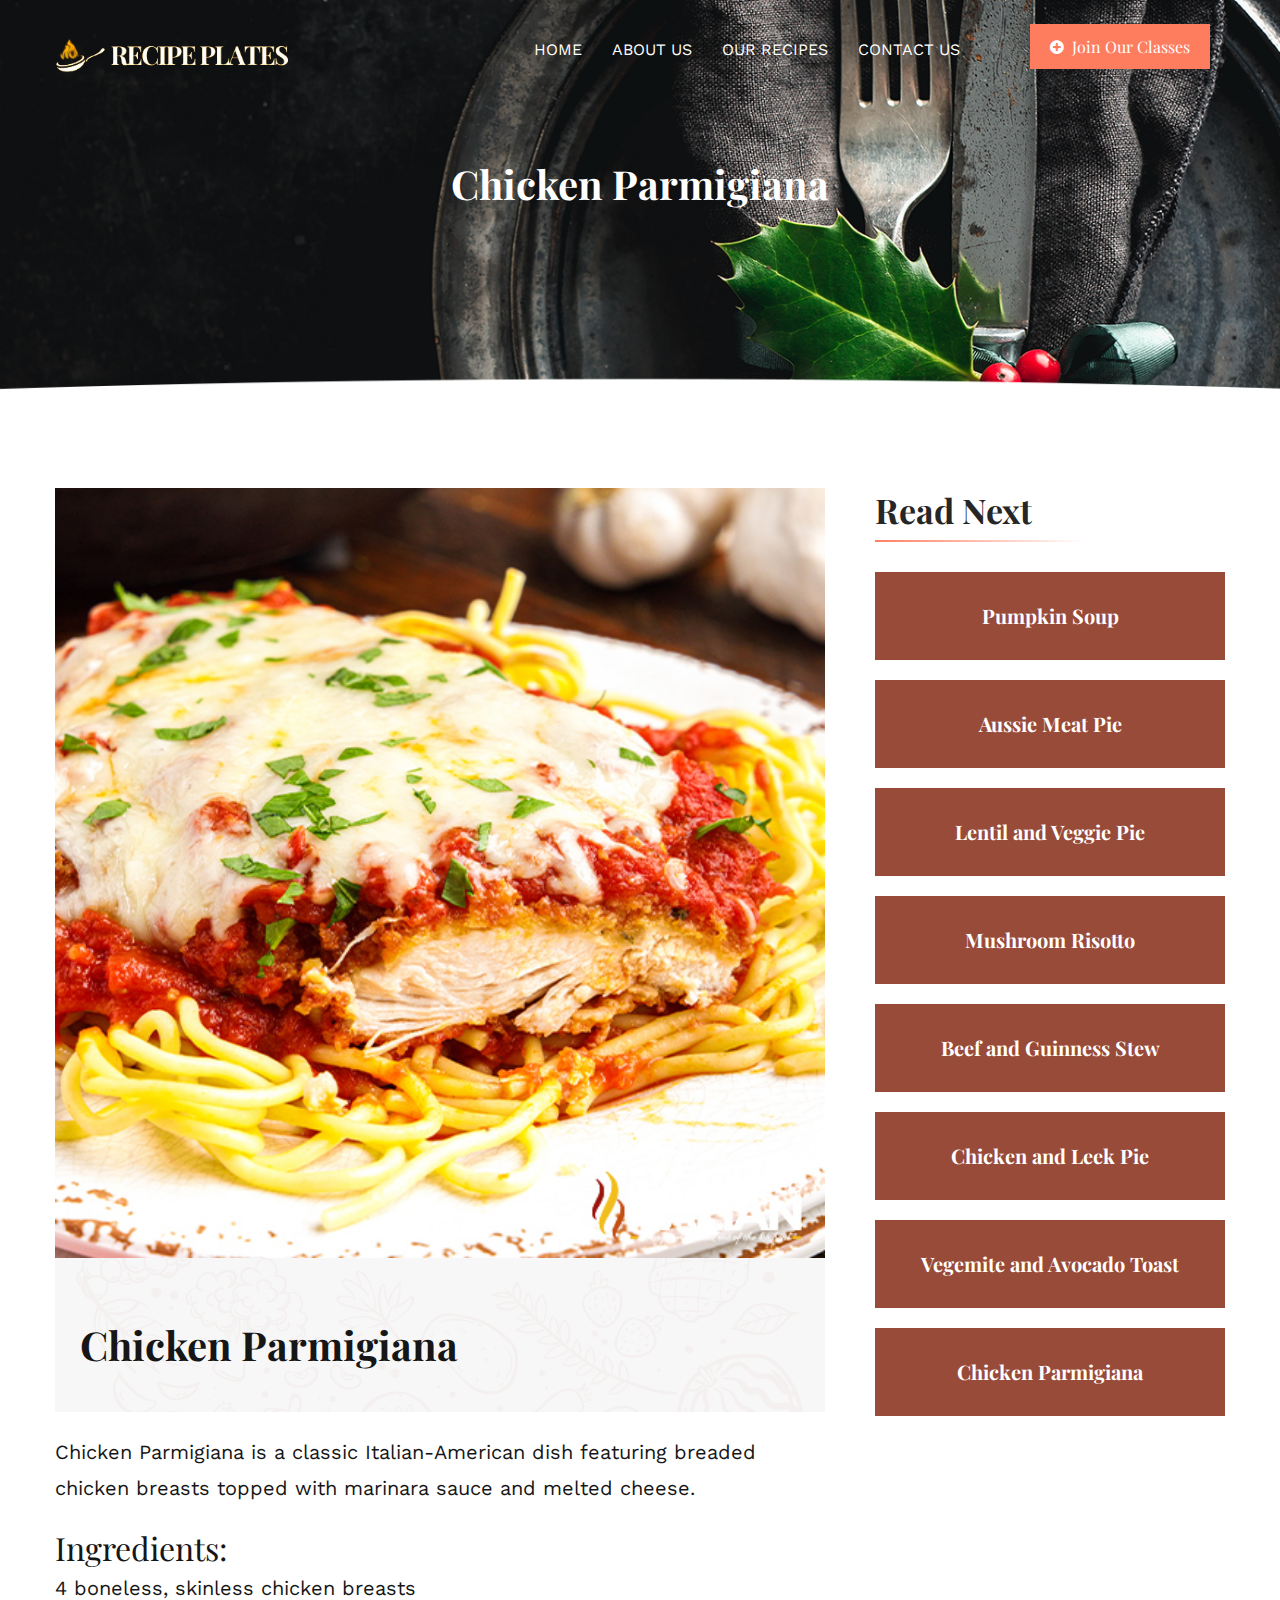
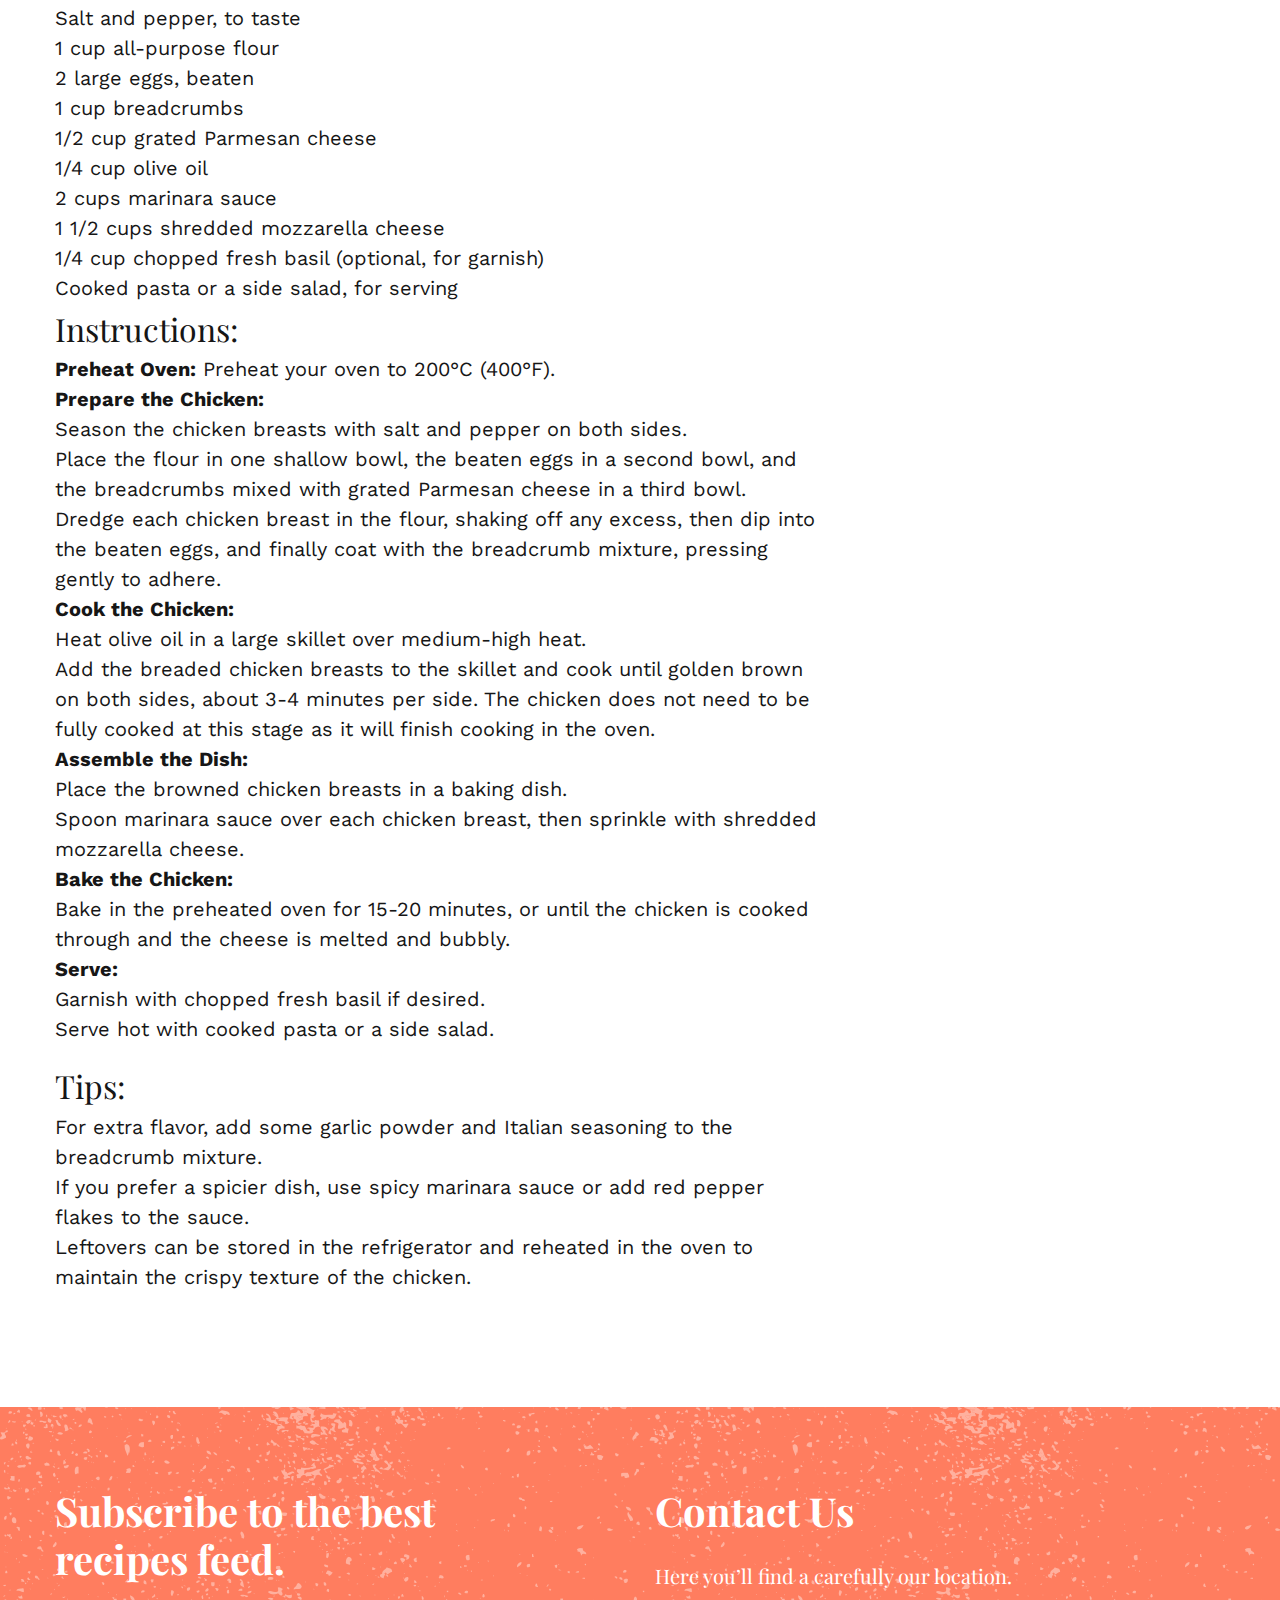
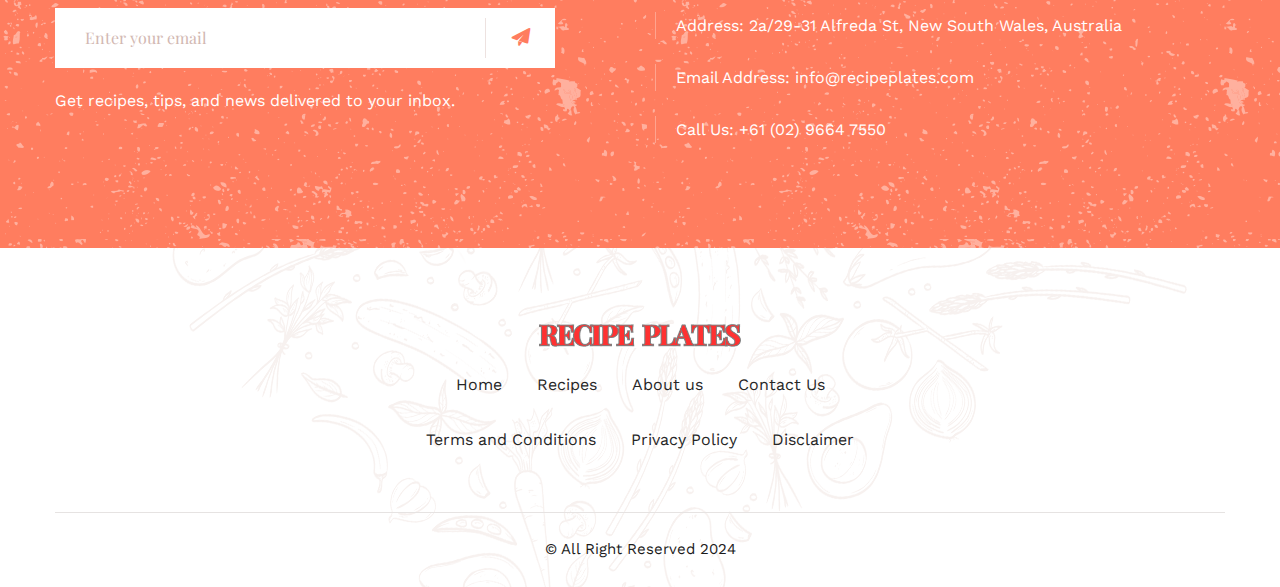
<file: chicken-parmigiana.html>
<!DOCTYPE html>
<html>
<head>
<meta charset="utf-8">
<title>Chicken Parmigiana - Recipe Plates</title>
<!-- Stylesheets -->
<link href="css/bootstrap.css" rel="stylesheet">
<link href="css/main.css" rel="stylesheet">
<link href="css/responsive.css" rel="stylesheet">

<link rel="shortcut icon" href="images/favicon.png" type="image/x-icon">
<link rel="icon" href="images/favicon.png" type="image/x-icon">

<!-- Responsive -->
<meta http-equiv="X-UA-Compatible" content="IE=edge">
<meta name="viewport" content="width=device-width, initial-scale=1.0, maximum-scale=1.0, user-scalable=0">
<meta name="description" content="Recipe Plates offers a wide variety of delicious and easy-to-follow recipes. From quick weeknight dinners to gourmet meals, find recipes that cater to all skill levels and dietary preferences. Join our community of food lovers today!">
    <meta name="keywords" content="recipes, cooking, food, gourmet, easy recipes, weeknight dinners, healthy meals, vegetarian recipes, dessert recipes, cooking tips">

<!--[if lt IE 9]><script src="https://cdnjs.cloudflare.com/ajax/libs/html5shiv/3.7.3/html5shiv.js"></script><![endif]-->
<!--[if lt IE 9]><script src="js/respond.js"></script><![endif]-->
<!-- Global site tag (gtag.js) - Google Ads: 10793544805 -->

</head>
<body>

<div class="page-wrapper">
 	
    <!-- Preloader -->
    <div class="preloader"></div>
 	
    <!-- Main Header-->
	<header class="main-header header-style-one">
    	
    	<!--Header-Upper-->
        <div class="header-upper">
        	<div class="auto-container">
            	<div class="clearfix">
                	
                	<div class="pull-left logo-box">
                    	<div class="logo"><a href="index.html"><img style="width:183px; margin:27px 0 0 0" src="images/logo.png" alt="" title=""></a></div>
                    </div>
					
                   	<div class="nav-outer clearfix">
						<!-- Mobile Navigation Toggler -->
                        <div class="mobile-nav-toggler"><span class="icon flaticon-menu"></span></div>
						<!-- Main Menu -->
						<nav class="main-menu navbar-expand-md">
							<div class="navbar-header">
								<button class="navbar-toggler" type="button" data-toggle="collapse" data-target="#navbarSupportedContent" aria-controls="navbarSupportedContent" aria-expanded="false" aria-label="Toggle navigation">
									<span class="icon-bar"></span>
									<span class="icon-bar"></span>
									<span class="icon-bar"></span>
								</button>
							</div>

							<div class="navbar-collapse show collapse clearfix" id="navbarSupportedContent">
								<ul class="navigation clearfix">
									<li class=""><a href="index.html">Home</a>
										
									</li>
									<li class=""><a href="about-us.html">About Us</a></li>
									<li class=""><a href="recipes.html">Our Recipes</a>
									</li>
									
									<li><a href="contact.html">Contact us</a></li>
								</ul>
							</div>
							
						</nav>
						
						<!-- Outer Box -->
						<div class="outer-box">
							<!-- Search Box -->
							
							<ul class="login-info">
								
								<li class="recipe"><a href="contact.html"><span class="fa fa-plus-circle"></span>&nbsp; Join Our Classes</a></li>
							</ul>
						</div>
						
					</div>
                   
                </div>
            </div>
        </div>
        <!--End Header Upper-->
        
		<!-- Mobile Menu  -->
        <div class="mobile-menu">
            <div class="menu-backdrop"></div>
            <div class="close-btn"><span class="icon fa fa-remove"></span></div>
            
            <nav class="menu-box">
                <div class="nav-logo"><a href="index.html"><img src="images/logo.png" alt="" title=""></a></div>
                <div class="menu-outer"><!--Here Menu Will Come Automatically Via Javascript / Same Menu as in Header--></div>
            </nav>
        </div><!-- End Mobile Menu -->
		
    </header>
    <!--End Main Header -->
	
	<!-- Page Title -->
    <section class="page-title" style="background-image:url(images/background/12.png)">
    	<div class="auto-container">
			<h1>Chicken Parmigiana</h1>
        </div>
    </section>
    <!--End Page Title-->
	
	<!--Sidebar Page Container-->
    <div class="sidebar-page-container">
    	<div class="auto-container">
        	<div class="row clearfix">
				
				<!-- Content Side -->
                <div class="content-side col-lg-8 col-md-12 col-sm-12">
                	<div class="recipe-detail">
						<div class="inner-box">
							<div class="image">
								<img src="images/rec5.jpg" alt="" />
							</div>
							<div class="content" style="background-image:url(images/background/13.png)">
								
								
								<h2>Chicken Parmigiana</h2>
								
								
							</div>
							<div class="text">
								<p>Chicken Parmigiana is a classic Italian-American dish featuring breaded chicken breasts topped with marinara sauce and melted cheese.</p>
        
        <h2>Ingredients:</h2>
        <ul>
            <li>4 boneless, skinless chicken breasts</li>
            <li>Salt and pepper, to taste</li>
            <li>1 cup all-purpose flour</li>
            <li>2 large eggs, beaten</li>
            <li>1 cup breadcrumbs</li>
            <li>1/2 cup grated Parmesan cheese</li>
            <li>1/4 cup olive oil</li>
            <li>2 cups marinara sauce</li>
            <li>1 1/2 cups shredded mozzarella cheese</li>
            <li>1/4 cup chopped fresh basil (optional, for garnish)</li>
            <li>Cooked pasta or a side salad, for serving</li>
        </ul>

        <h2>Instructions:</h2>
        <ol>
            <li><strong>Preheat Oven:</strong> Preheat your oven to 200°C (400°F).</li>
            <li><strong>Prepare the Chicken:</strong>
                <ul>
                    <li>Season the chicken breasts with salt and pepper on both sides.</li>
                    <li>Place the flour in one shallow bowl, the beaten eggs in a second bowl, and the breadcrumbs mixed with grated Parmesan cheese in a third bowl.</li>
                    <li>Dredge each chicken breast in the flour, shaking off any excess, then dip into the beaten eggs, and finally coat with the breadcrumb mixture, pressing gently to adhere.</li>
                </ul>
            </li>
            <li><strong>Cook the Chicken:</strong>
                <ul>
                    <li>Heat olive oil in a large skillet over medium-high heat.</li>
                    <li>Add the breaded chicken breasts to the skillet and cook until golden brown on both sides, about 3-4 minutes per side. The chicken does not need to be fully cooked at this stage as it will finish cooking in the oven.</li>
                </ul>
            </li>
            <li><strong>Assemble the Dish:</strong>
                <ul>
                    <li>Place the browned chicken breasts in a baking dish.</li>
                    <li>Spoon marinara sauce over each chicken breast, then sprinkle with shredded mozzarella cheese.</li>
                </ul>
            </li>
            <li><strong>Bake the Chicken:</strong>
                <ul>
                    <li>Bake in the preheated oven for 15-20 minutes, or until the chicken is cooked through and the cheese is melted and bubbly.</li>
                </ul>
            </li>
            <li><strong>Serve:</strong>
                <ul>
                    <li>Garnish with chopped fresh basil if desired.</li>
                    <li>Serve hot with cooked pasta or a side salad.</li>
                </ul>
            </li>
        </ol>

        <h2>Tips:</h2>
        <ul>
            <li>For extra flavor, add some garlic powder and Italian seasoning to the breadcrumb mixture.</li>
            <li>If you prefer a spicier dish, use spicy marinara sauce or add red pepper flakes to the sauce.</li>
            <li>Leftovers can be stored in the refrigerator and reheated in the oven to maintain the crispy texture of the chicken.</li>
        </ul>
							</div>
							
							
							
							
							
							
						</div>
					</div>
				</div>
				
				<!-- Sidebar Side -->
                <div class="sidebar-side col-lg-4 col-md-12 col-sm-12">
                	<aside class="sidebar">
						<div class="sidebar-inner">
							
							<!-- Next Post Widget -->
							<div class="sidebar-widget next-post-widget">
								<div class="sidebar-title">
									<h3>Read Next</h3>
								</div>
								<div class="widget-content">
									<div class="next-post">
										<div class="post-inner" style="background:#FF7D5F">
											<h4><a href="pumpkin-soup.html">Pumpkin Soup</a></h4>
										</div>
									</div>
									<div class="next-post">
										<div class="post-inner" style="background:#FF7D5F">
											<h4><a href="aussie-meat-pie.html">Aussie Meat Pie</a></h4>
										</div>
									</div>
									<div class="next-post">
										<div class="post-inner" style="background:#FF7D5F">
											<h4><a href="lentil-and-veggie-pie.html">Lentil and Veggie Pie</a></h4>
										</div>
									</div>
									<div class="next-post">
										<div class="post-inner" style="background:#FF7D5F">
											<h4><a href="mushroom-risotto.html">Mushroom Risotto</a></h4>
										</div>
									</div>
									<div class="next-post">
										<div class="post-inner" style="background:#FF7D5F">
											<h4><a href="beef-and-guinness-stew.html">Beef and Guinness Stew</a></h4>
										</div>
									</div>
									<div class="next-post">
										<div class="post-inner" style="background:#FF7D5F">
											<h4><a href="chicken-and-leek-pie.html">Chicken and Leek Pie</a></h4>
										</div>
									</div>
									<div class="next-post">
										<div class="post-inner" style="background:#FF7D5F">
											<h4><a href="vegemite-and-avocado-toast.html">Vegemite and Avocado Toast</a></h4>
										</div>
									</div>
									<div class="next-post">
										<div class="post-inner" style="background:#FF7D5F">
											<h4><a href="chicken-parmigiana.html">Chicken Parmigiana</a></h4>
										</div>
									</div>
								</div>
							</div>
							
							
							
						</div>
					</aside>
				</div>
				
			</div>
		</div>
	</div>
	
	<!-- Subscribe Section -->
	<section class="subscribe-section" style="background-image: url(images/background/9.png)">
		<div class="auto-container">
			<div class="row clearfix">
				
				<!-- Column -->
				<div class="column col-lg-6 col-md-12 col-sm-12">
					<h1>Subscribe to the best <br> recipes feed.</h1>
					<!-- Subscribe Form -->
					<div class="subscribe-form">
						<form method="post" action="#">
							<div class="form-group clearfix">
								<input type="email" name="email" value="" placeholder="Enter your email" required>
								<button type="submit" class="theme-btn send-btn flaticon-paper-plane-2"></button>
							</div>
						</form>
					</div>
					<div class="inbox">Get recipes, tips, and news delivered to your inbox.</div>
				</div>
				
				<!-- Column -->
				<div class="column col-lg-6 col-md-12 col-sm-12">
					<h1>Contact Us</h1>
					<div class="bold-text">Here you’ll find a carefully our location.</div>
					<ul class="subscribe-list">
						<li>Address: 2a/29-31 Alfreda St, New South Wales, Australia</li>
						<li>Email Address: <a style="color:#fff" href="mailto:info@recipeplates.com">info@recipeplates.com</a></li>
						<li>Call Us: <a style="color:#fff" href="tel:+61 (02) 9664 7550">+61 (02) 9664 7550</a></li>
					</ul>
				</div>
				
			</div>
		</div>
	</section>
	<!-- End Subscribe Section -->
	
	<!-- Instagram Section -->
	
	<!-- End Instagram Section -->
	
	<!-- Main Footer -->
    <footer class="main-footer" style="background-image:url(images/background/5.png)">
		<div class="auto-container">
			<div class="logo">
				<a href="index.html"><img style="width:203px;" src="images/footer-logo.png" alt="" /></a>
			</div>
			<ul class="footer-nav">
				<li><a href="index.html">Home</a></li>
				<li><a href="recipes.html">Recipes</a></li>
				<li><a href="about-us.html">About us</a></li>
				<li><a href="contact.html">Contact Us</a></li>
			</ul>
			<ul class="footer-nav">
				<li><a href="terms-and-condition.html">Terms and Conditions</a></li>
				<li><a href="privacy-policy.html">Privacy Policy</a></li>
				<li><a href="disclaimer.html">Disclaimer</a></li>
				
			</ul>
			<div class="copyright">&copy; All Right Reserved 2024</div>
		</div>
	</footer>
	
</div>
<!--End pagewrapper-->

<!--Scroll to top-->
<div class="scroll-to-top scroll-to-target" data-target="html"><span class="fa fa-arrow-circle-up"></span></div>

<script src="js/jquery.js"></script>
<script src="js/popper.min.js"></script>
<script src="js/bootstrap.min.js"></script>
<script src="js/jquery.mCustomScrollbar.concat.min.js"></script>
<script src="js/jquery.fancybox.js"></script>
<script src="js/appear.js"></script>
<script src="js/owl.js"></script>
<script src="js/wow.js"></script>
<script src="js/jquery-ui.js"></script>
<script src="js/script.js"></script>

</body>

<!-- Mirrored from gico.io/spcica/recipes-detail.html by HTTrack Website Copier/3.x [XR&CO'2014], Sat, 22 Jun 2024 11:46:14 GMT -->
</html>
</file>
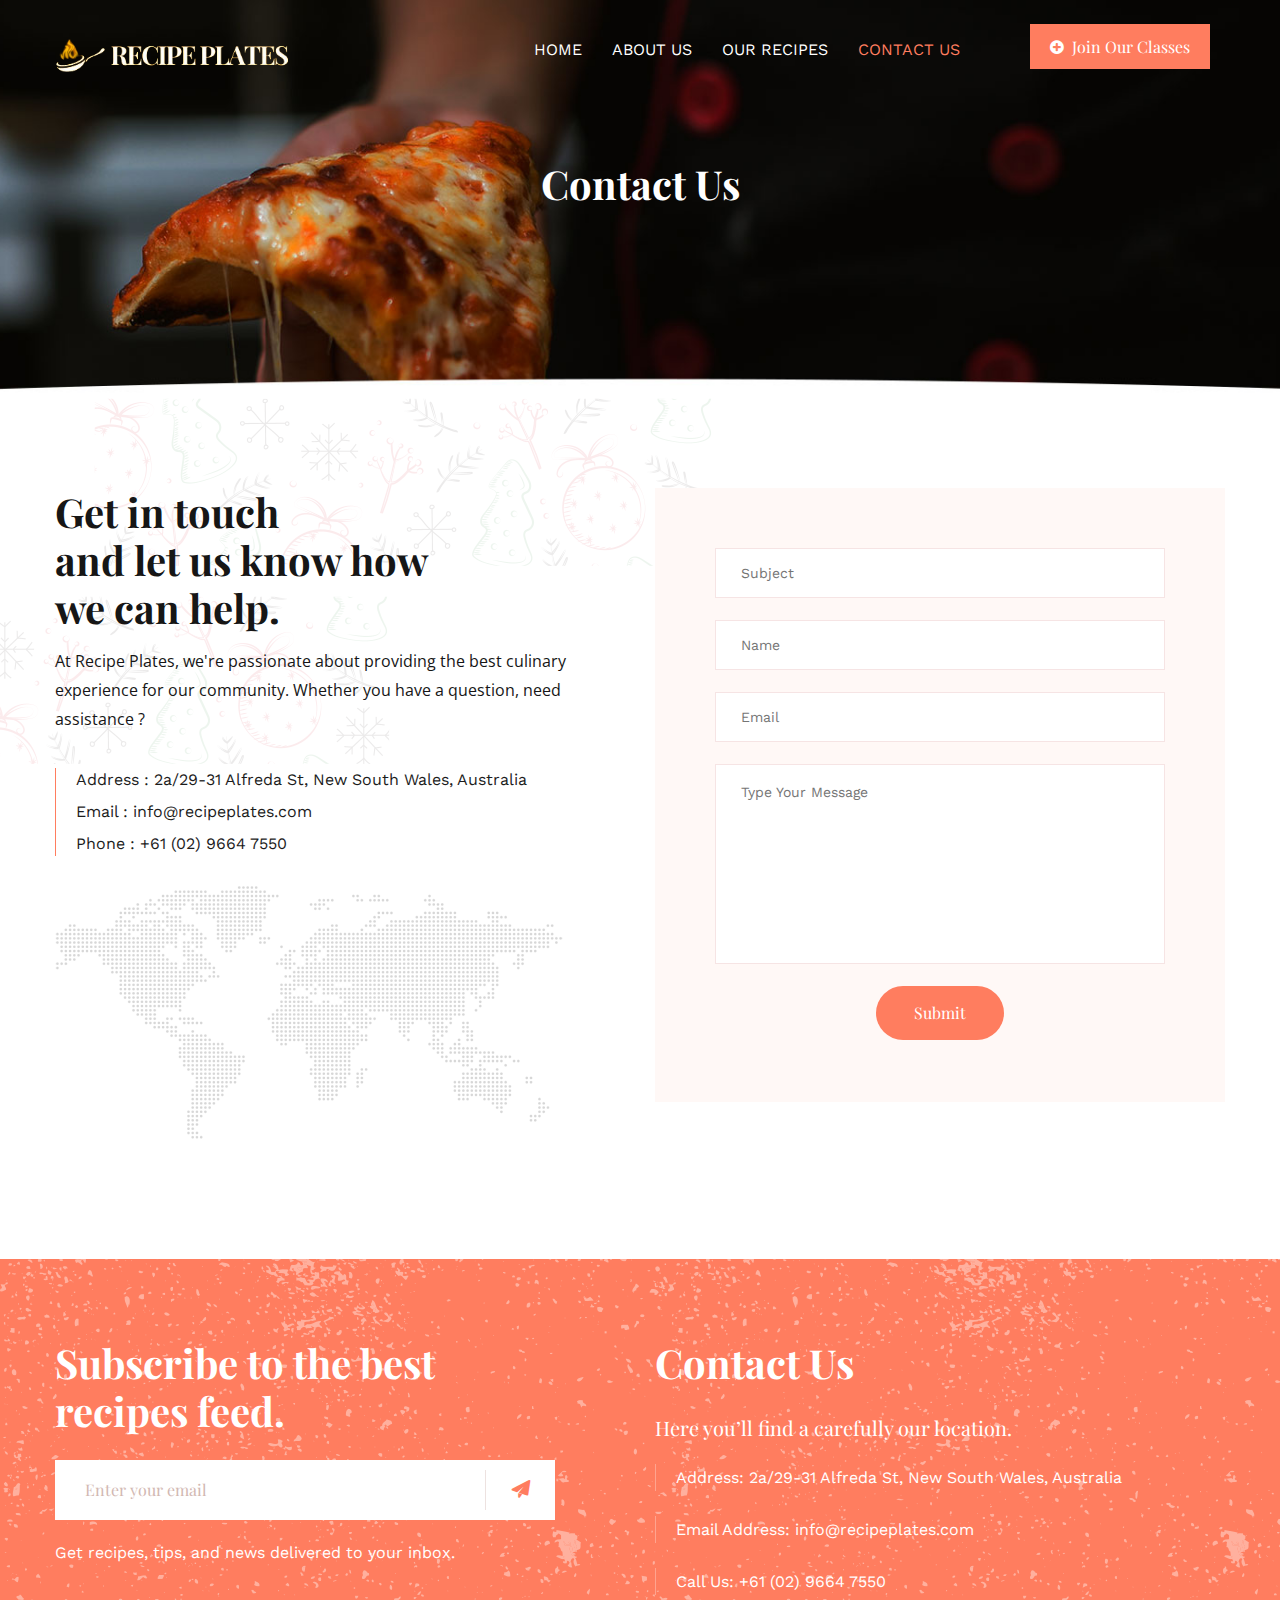
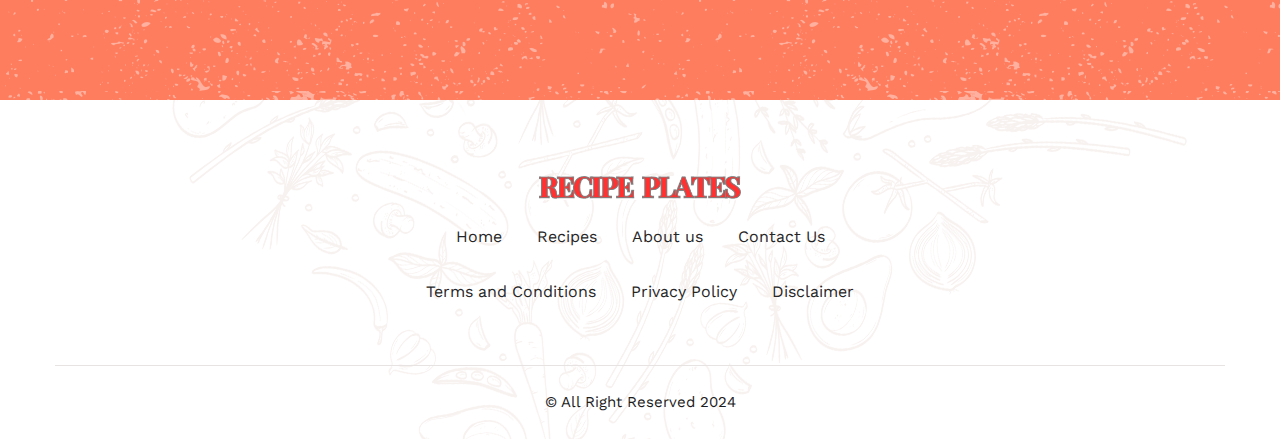
<file: contact.html>
<!DOCTYPE html>
<html>
<head>
<meta charset="utf-8">
<title>Contact Us - Recipe Plates</title>
<!-- Stylesheets -->
<link href="css/bootstrap.css" rel="stylesheet">
<link href="css/main.css" rel="stylesheet">
<link href="css/responsive.css" rel="stylesheet">

<link rel="shortcut icon" href="images/favicon.png" type="image/x-icon">
<link rel="icon" href="images/favicon.png" type="image/x-icon">

<!-- Responsive -->
<meta http-equiv="X-UA-Compatible" content="IE=edge">
<meta name="viewport" content="width=device-width, initial-scale=1.0, maximum-scale=1.0, user-scalable=0">
<meta name="description" content="Recipe Plates offers a wide variety of delicious and easy-to-follow recipes. From quick weeknight dinners to gourmet meals, find recipes that cater to all skill levels and dietary preferences. Join our community of food lovers today!">
    <meta name="keywords" content="recipes, cooking, food, gourmet, easy recipes, weeknight dinners, healthy meals, vegetarian recipes, dessert recipes, cooking tips">

<!--[if lt IE 9]><script src="https://cdnjs.cloudflare.com/ajax/libs/html5shiv/3.7.3/html5shiv.js"></script><![endif]-->
<!--[if lt IE 9]><script src="js/respond.js"></script><![endif]-->
<!-- Global site tag (gtag.js) - Google Ads: 10793544805 -->

</head>

<body>

<div class="page-wrapper">
 	
    <!-- Preloader -->
    <div class="preloader"></div>
 	
    <!-- Main Header-->
    <header class="main-header header-style-one">
    	
    	<!--Header-Upper-->
        <div class="header-upper">
        	<div class="auto-container">
            	<div class="clearfix">
                	
                	<div class="pull-left logo-box">
                    	<div class="logo"><a href="index.html"><img style="width:183px; margin:27px 0 0 0" src="images/logo.png" alt="" title=""></a></div>
                    </div>
					
                   	<div class="nav-outer clearfix">
						<!-- Mobile Navigation Toggler -->
                        <div class="mobile-nav-toggler"><span class="icon flaticon-menu"></span></div>
						<!-- Main Menu -->
						<nav class="main-menu navbar-expand-md">
							<div class="navbar-header">
								<button class="navbar-toggler" type="button" data-toggle="collapse" data-target="#navbarSupportedContent" aria-controls="navbarSupportedContent" aria-expanded="false" aria-label="Toggle navigation">
									<span class="icon-bar"></span>
									<span class="icon-bar"></span>
									<span class="icon-bar"></span>
								</button>
							</div>

							<div class="navbar-collapse show collapse clearfix" id="navbarSupportedContent">
								<ul class="navigation clearfix">
									<li class=""><a href="index.html">Home</a>
										
									</li>
									<li><a href="about-us.html">About Us</a></li>
									<li class=""><a href="recipes.html">Our Recipes</a>
									</li>
									
									<li class="current"><a href="contact.html">Contact us</a></li>
								</ul>
							</div>
							
						</nav>
						
						<!-- Outer Box -->
						<div class="outer-box">
							<!-- Search Box -->
							
							<ul class="login-info">
								
								<li class="recipe"><a href="contact.html"><span class="fa fa-plus-circle"></span>&nbsp; Join Our Classes</a></li>
							</ul>
						</div>
						
					</div>
                   
                </div>
            </div>
        </div>
        <!--End Header Upper-->
        
		<!-- Mobile Menu  -->
        <div class="mobile-menu">
            <div class="menu-backdrop"></div>
            <div class="close-btn"><span class="icon fa fa-remove"></span></div>
            
            <nav class="menu-box">
                <div class="nav-logo"><a href="index.html"><img src="images/logo.png" alt="" title=""></a></div>
                <div class="menu-outer"><!--Here Menu Will Come Automatically Via Javascript / Same Menu as in Header--></div>
            </nav>
        </div><!-- End Mobile Menu -->
		
    </header>
    <!--End Main Header -->
	
	<!-- Page Title -->
    <section class="page-title" style="background-image:url(images/background/14.jpg)">
    	<div class="auto-container">
			<h1>Contact us</h1>
        </div>
    </section>
    <!--End Page Title-->
	
	<!-- Contact Page Container -->
    <div class="contact-page-container">
		<div class="pattern-layer" style="background-image:url(images/background/16.png)"></div>
    	<div class="auto-container">
        	<div class="row clearfix">
				
				<!-- Info Column -->
                <div class="info-column col-lg-6 col-md-12 col-sm-12">
                	<div class="inner-column">
						<!-- Sec Title -->
						<div class="sec-title">
							<h2>Get in touch <br> and let us know how <br> we can help.</h2>
							<div class="text">At Recipe Plates, we're passionate about providing the best culinary experience for our community. Whether you have a question, need assistance ?</div>
						</div>
						<ul class="contact-info-list">
							<li>Address : 2a/29-31 Alfreda St, New South Wales, Australia</li>
							<li>Email : info@recipeplates.com</li>
							<li>Phone : +61 (02) 9664 7550</li>
						</ul>
						<div class="map">
							<img src="images/icons/map.png" alt="" />
						</div>
					</div>
				</div>
				
				<!-- Form Column -->
                <div class="form-column col-lg-6 col-md-12 col-sm-12">
                	<div class="inner-column">
						
						<!-- Contact Form -->
						<div class="contact-form">
								
							<!-- Contact Form -->
							<form method="post" action="#" id="contact-form">

								<div class="form-group">
									<input type="text" name="subject" placeholder="Subject" required>
								</div>
								
								<div class="form-group">
									<input type="text" name="username" placeholder="Name" required>
								</div>
								
								<div class="form-group">
									<input type="email" name="email" placeholder="Email" required>
								</div>
								
								<div class="form-group">
									<textarea class="darma" name="message" placeholder="Type Your Message"></textarea>
								</div>
								
								<div class="form-group text-center">
									<button class="theme-btn btn-style-one" type="submit" name="submit-form"><span class="txt">Submit</span></button>
								</div>

							</form>
								
						</div>
						<!-- End Contact Form -->
						
					</div>
				</div>
				
			</div>
		</div>
	</div>
	
	<!-- Instagram Section -->
	
	<!-- End Instagram Section -->
	
	<!-- Main Footer -->
    <section class="subscribe-section" style="background-image: url(images/background/9.png)">
		<div class="auto-container">
			<div class="row clearfix">
				
				<!-- Column -->
				<div class="column col-lg-6 col-md-12 col-sm-12">
					<h1>Subscribe to the best <br> recipes feed.</h1>
					<!-- Subscribe Form -->
					<div class="subscribe-form">
						<form method="post" action="#">
							<div class="form-group clearfix">
								<input type="email" name="email" value="" placeholder="Enter your email" required>
								<button type="submit" class="theme-btn send-btn flaticon-paper-plane-2"></button>
							</div>
						</form>
					</div>
					<div class="inbox">Get recipes, tips, and news delivered to your inbox.</div>
				</div>
				
				<!-- Column -->
				<div class="column col-lg-6 col-md-12 col-sm-12">
					<h1>Contact Us</h1>
					<div class="bold-text">Here you’ll find a carefully our location.</div>
					<ul class="subscribe-list">
						<li>Address: 2a/29-31 Alfreda St, New South Wales, Australia</li>
						<li>Email Address: <a style="color:#fff" href="mailto:info@recipeplates.com">info@recipeplates.com</a></li>
						<li>Call Us: <a style="color:#fff" href="tel:+61 (02) 9664 7550">+61 (02) 9664 7550</a></li>
					</ul>
				</div>
				
			</div>
		</div>
	</section>
	<!-- End Subscribe Section -->
	
	<!-- Instagram Section -->
	
	<!-- End Instagram Section -->
	
	<!-- Main Footer -->
    <footer class="main-footer" style="background-image:url(images/background/5.png)">
		<div class="auto-container">
			<div class="logo">
				<a href="index.html"><img style="width:203px;" src="images/footer-logo.png" alt="" /></a>
			</div>
			<ul class="footer-nav">
				<li><a href="index.html">Home</a></li>
				<li><a href="recipes.html">Recipes</a></li>
				<li><a href="about-us.html">About us</a></li>
				<li><a href="contact.html">Contact Us</a></li>
			</ul>
			<ul class="footer-nav">
				<li><a href="terms-and-condition.html">Terms and Conditions</a></li>
				<li><a href="privacy-policy.html">Privacy Policy</a></li>
				<li><a href="disclaimer.html">Disclaimer</a></li>
				
			</ul>
			<div class="copyright">&copy; All Right Reserved 2024</div>
		</div>
	</footer>
	
</div>
<!--End pagewrapper-->

<!--Scroll to top-->
<div class="scroll-to-top scroll-to-target" data-target="html"><span class="fa fa-arrow-circle-up"></span></div>

<script src="js/jquery.js"></script>
<script src="js/popper.min.js"></script>
<script src="js/bootstrap.min.js"></script>
<script src="js/jquery.mCustomScrollbar.concat.min.js"></script>
<script src="js/jquery.fancybox.js"></script>
<script src="js/appear.js"></script>
<script src="js/owl.js"></script>
<script src="js/wow.js"></script>
<script src="js/validate.js"></script>
<script src="js/jquery-ui.js"></script>
<script src="js/script.js"></script>

</body>


</html>
</file>
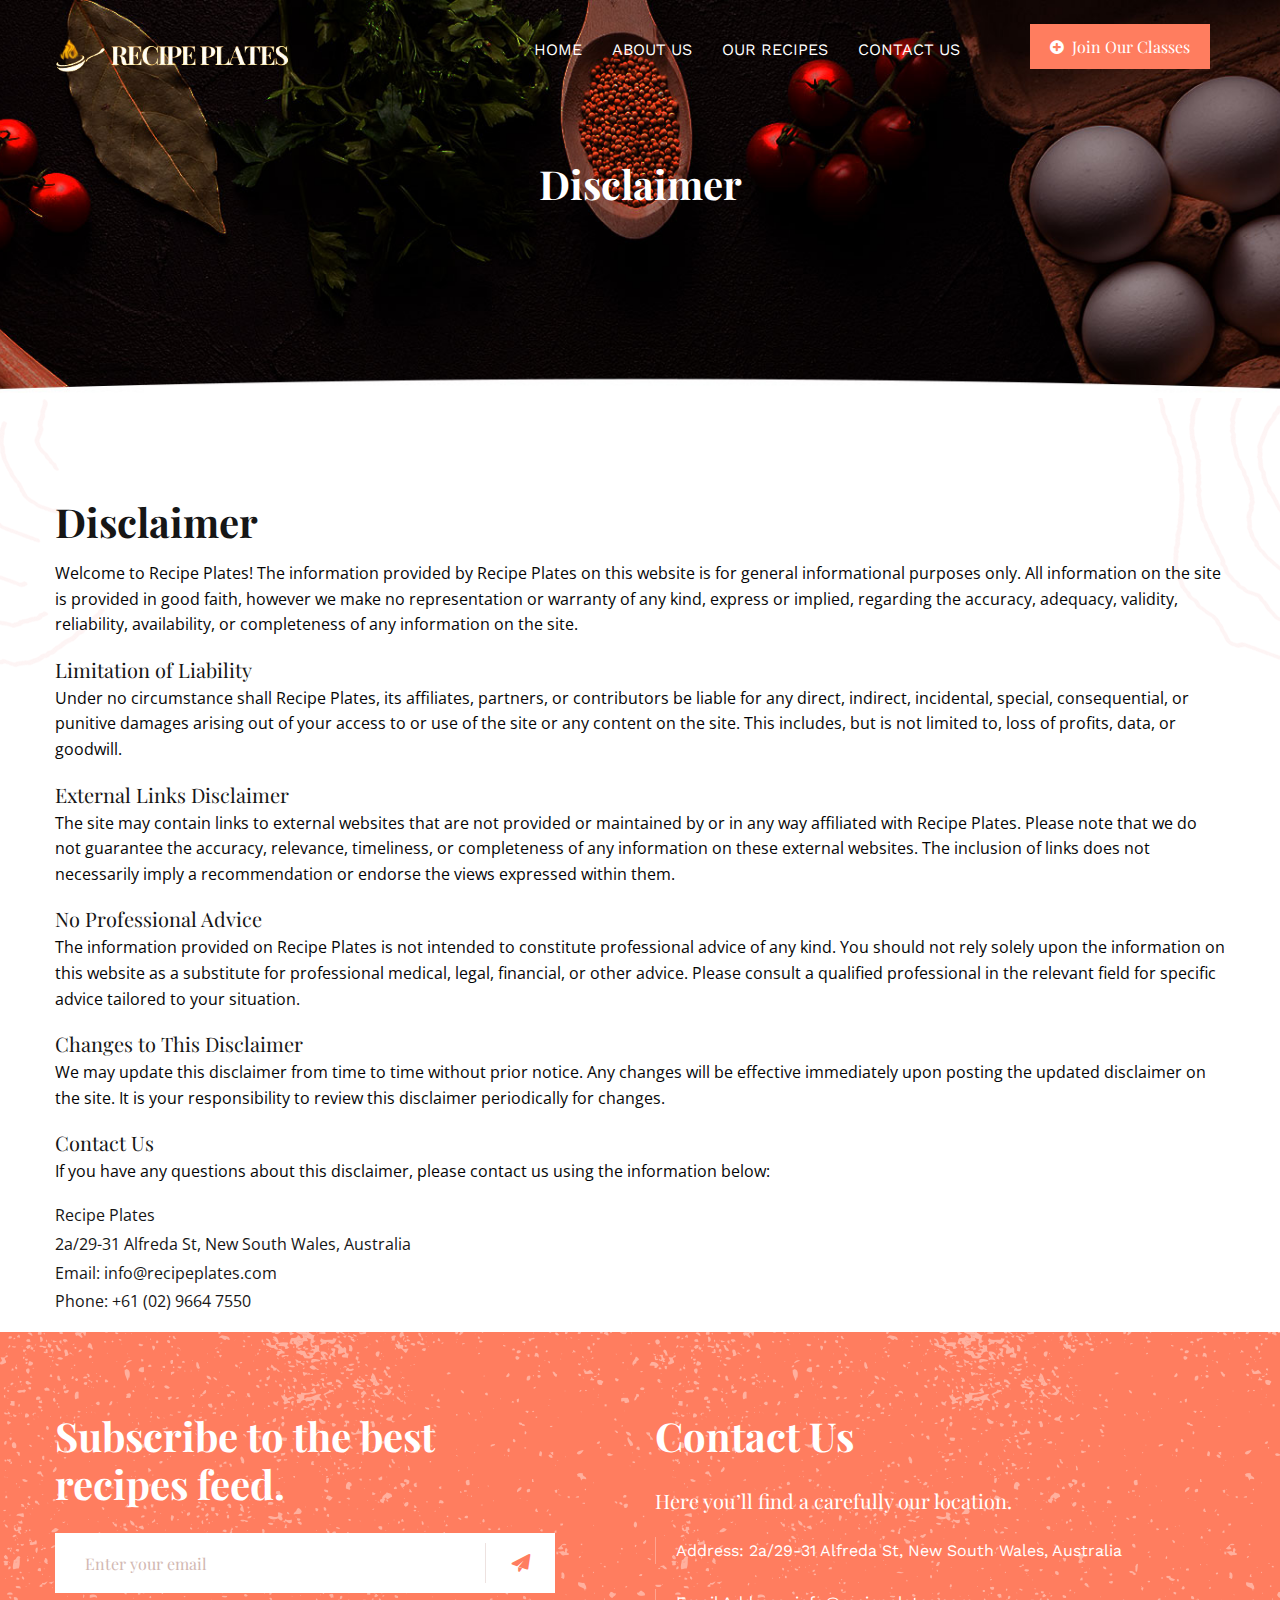
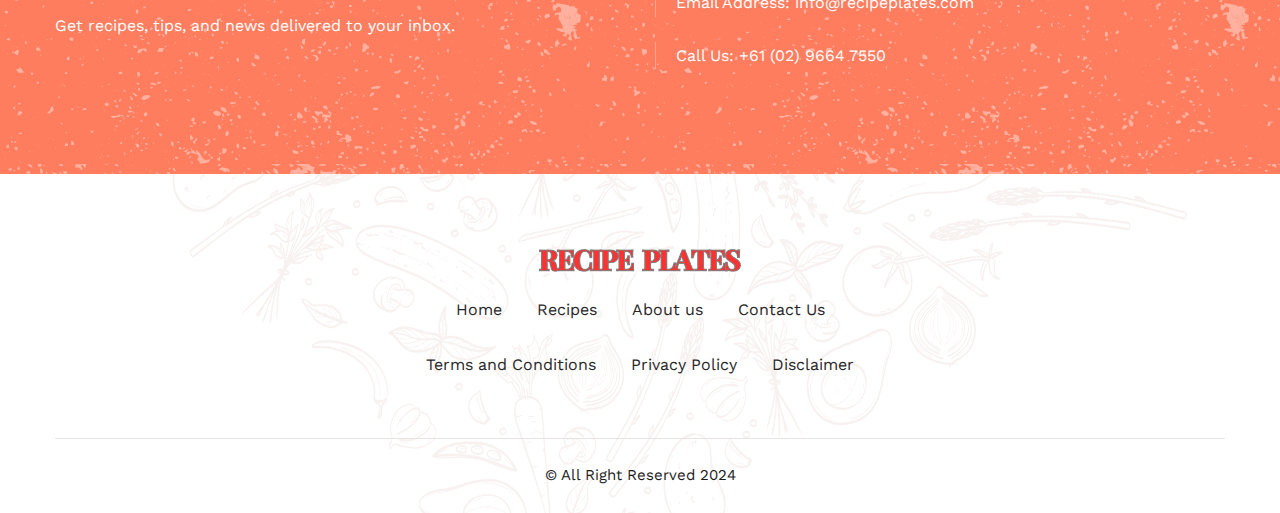
<file: disclaimer.html>
<!DOCTYPE html>
<html>
<head>
<meta charset="utf-8">
<title>Disclaimer - Recipe Plates</title>
<!-- Stylesheets -->
<link href="css/bootstrap.css" rel="stylesheet">
<link href="css/main.css" rel="stylesheet">
<link href="css/responsive.css" rel="stylesheet">

<link rel="shortcut icon" href="images/favicon.png" type="image/x-icon">
<link rel="icon" href="images/favicon.png" type="image/x-icon">

<!-- Responsive -->
<meta http-equiv="X-UA-Compatible" content="IE=edge">
<meta name="viewport" content="width=device-width, initial-scale=1.0, maximum-scale=1.0, user-scalable=0">
<meta name="description" content="Recipe Plates offers a wide variety of delicious and easy-to-follow recipes. From quick weeknight dinners to gourmet meals, find recipes that cater to all skill levels and dietary preferences. Join our community of food lovers today!">
    <meta name="keywords" content="recipes, cooking, food, gourmet, easy recipes, weeknight dinners, healthy meals, vegetarian recipes, dessert recipes, cooking tips">

<!--[if lt IE 9]><script src="https://cdnjs.cloudflare.com/ajax/libs/html5shiv/3.7.3/html5shiv.js"></script><![endif]-->
<!--[if lt IE 9]><script src="js/respond.js"></script><![endif]-->
<!-- Global site tag (gtag.js) - Google Ads: 10793544805 -->

</head>
<body>

<div class="page-wrapper">
 	
    <!-- Preloader -->
    <div class="preloader"></div>
 	
    <!-- Main Header-->
	<header class="main-header header-style-one">
    	
    	<!--Header-Upper-->
        <div class="header-upper">
        	<div class="auto-container">
            	<div class="clearfix">
                	
                	<div class="pull-left logo-box">
                    	<div class="logo"><a href="index.html"><img style="width:183px; margin:27px 0 0 0" src="images/logo.png" alt="" title=""></a></div>
                    </div>
					
                   	<div class="nav-outer clearfix">
						<!-- Mobile Navigation Toggler -->
                        <div class="mobile-nav-toggler"><span class="icon flaticon-menu"></span></div>
						<!-- Main Menu -->
						<nav class="main-menu navbar-expand-md">
							<div class="navbar-header">
								<button class="navbar-toggler" type="button" data-toggle="collapse" data-target="#navbarSupportedContent" aria-controls="navbarSupportedContent" aria-expanded="false" aria-label="Toggle navigation">
									<span class="icon-bar"></span>
									<span class="icon-bar"></span>
									<span class="icon-bar"></span>
								</button>
							</div>

							<div class="navbar-collapse show collapse clearfix" id="navbarSupportedContent">
								<ul class="navigation clearfix">
									<li class=""><a href="index.html">Home</a>
										
									</li>
									<li class=""><a href="about-us.html">About Us</a></li>
									<li class=""><a href="recipes.html">Our Recipes</a>
									</li>
									
									<li><a href="contact.html">Contact us</a></li>
								</ul>
							</div>
							
						</nav>
						
						<!-- Outer Box -->
						<div class="outer-box">
							<!-- Search Box -->
							
							<ul class="login-info">
								
								<li class="recipe"><a href="contact.html"><span class="fa fa-plus-circle"></span>&nbsp; Join Our Classes</a></li>
							</ul>
						</div>
						
					</div>
                   
                </div>
            </div>
        </div>
        <!--End Header Upper-->
        
		<!-- Mobile Menu  -->
        <div class="mobile-menu">
            <div class="menu-backdrop"></div>
            <div class="close-btn"><span class="icon fa fa-remove"></span></div>
            
            <nav class="menu-box">
                <div class="nav-logo"><a href="index.html"><img src="images/logo.png" alt="" title=""></a></div>
                <div class="menu-outer"><!--Here Menu Will Come Automatically Via Javascript / Same Menu as in Header--></div>
            </nav>
        </div><!-- End Mobile Menu -->
		
    </header>
    <!--End Main Header -->
	
	<!--Page Title-->
    <section class="page-title" style="background-image:url(images/background/10.jpg)">
    	<div class="auto-container">
			<h1>Disclaimer</h1>
        </div>
    </section>
    <!--End Page Title-->
	
	<!-- Product Form Section -->
	
	<!-- End Keyword Section -->
	
	<!-- About Section -->
	<section class="about-section">
		<div class="layer-one" style="background-image: url(images/resource/category-pattern-1.png)"></div>
		<div class="layer-two" style="background-image: url(images/resource/category-pattern-1.png)"></div>
		<div class="auto-container">
			<div class="row clearfix">
				
				
				<!-- Content Column -->
				<div class="content-column col-lg-12 col-md-12 col-sm-12">
					<div class="inner-column">
						<!-- Sec Title -->
						<div class="sec-title">
							
							<h2>Disclaimer</h2>
							<div class="text">

								<p>Welcome to Recipe Plates! The information provided by Recipe Plates on this website is for general informational purposes only. All information on the site is provided in good faith, however we make no representation or warranty of any kind, express or implied, regarding the accuracy, adequacy, validity, reliability, availability, or completeness of any information on the site.</p>

    <h4>Limitation of Liability</h4>

    <p>Under no circumstance shall Recipe Plates, its affiliates, partners, or contributors be liable for any direct, indirect, incidental, special, consequential, or punitive damages arising out of your access to or use of the site or any content on the site. This includes, but is not limited to, loss of profits, data, or goodwill.</p>

    <h4>External Links Disclaimer</h4>

    <p>The site may contain links to external websites that are not provided or maintained by or in any way affiliated with Recipe Plates. Please note that we do not guarantee the accuracy, relevance, timeliness, or completeness of any information on these external websites. The inclusion of links does not necessarily imply a recommendation or endorse the views expressed within them.</p>

    <h4>No Professional Advice</h4>

    <p>The information provided on Recipe Plates is not intended to constitute professional advice of any kind. You should not rely solely upon the information on this website as a substitute for professional medical, legal, financial, or other advice. Please consult a qualified professional in the relevant field for specific advice tailored to your situation.</p>

    <h4>Changes to This Disclaimer</h4>

    <p>We may update this disclaimer from time to time without prior notice. Any changes will be effective immediately upon posting the updated disclaimer on the site. It is your responsibility to review this disclaimer periodically for changes.</p>

    <h4>Contact Us</h4>

    <p>If you have any questions about this disclaimer, please contact us using the information below:</p>
	<address>
        Recipe Plates<br>
        2a/29-31 Alfreda St, New South Wales, Australia<br>
        Email: info@recipeplates.com<br>
        Phone: +61 (02) 9664 7550
    </address>
							</div>
						</div>
						
						
					</div>
				</div>
				
			</div>
		</div>
	</section>
	<!-- End About Section -->
	
	
	
	<!-- Subscribe Section -->
	<section class="subscribe-section" style="background-image: url(images/background/9.png)">
		<div class="auto-container">
			<div class="row clearfix">
				
				<!-- Column -->
				<div class="column col-lg-6 col-md-12 col-sm-12">
					<h1>Subscribe to the best <br> recipes feed.</h1>
					<!-- Subscribe Form -->
					<div class="subscribe-form">
						<form method="post" action="#">
							<div class="form-group clearfix">
								<input type="email" name="email" value="" placeholder="Enter your email" required>
								<button type="submit" class="theme-btn send-btn flaticon-paper-plane-2"></button>
							</div>
						</form>
					</div>
					<div class="inbox">Get recipes, tips, and news delivered to your inbox.</div>
				</div>
				
				<!-- Column -->
				<div class="column col-lg-6 col-md-12 col-sm-12">
					<h1>Contact Us</h1>
					<div class="bold-text">Here you’ll find a carefully our location.</div>
					<ul class="subscribe-list">
						<li>Address: 2a/29-31 Alfreda St, New South Wales, Australia</li>
						<li>Email Address: <a style="color:#fff" href="mailto:info@recipeplates.com">info@recipeplates.com</a></li>
						<li>Call Us: <a style="color:#fff" href="tel:+61 (02) 9664 7550">+61 (02) 9664 7550</a></li>
					</ul>
				</div>
				
			</div>
		</div>
	</section>
	<!-- End Subscribe Section -->
	
	<!-- Instagram Section -->
	
	<!-- End Instagram Section -->
	
	<!-- Main Footer -->
    <footer class="main-footer" style="background-image:url(images/background/5.png)">
		<div class="auto-container">
			<div class="logo">
				<a href="index.html"><img style="width:203px;" src="images/footer-logo.png" alt="" /></a>
			</div>
			<ul class="footer-nav">
				<li><a href="index.html">Home</a></li>
				<li><a href="recipes.html">Recipes</a></li>
				<li><a href="about-us.html">About us</a></li>
				<li><a href="contact.html">Contact Us</a></li>
			</ul>
			<ul class="footer-nav">
				<li><a href="terms-and-condition.html">Terms and Conditions</a></li>
				<li><a href="privacy-policy.html">Privacy Policy</a></li>
				<li><a href="disclaimer.html">Disclaimer</a></li>
				
			</ul>
			<div class="copyright">&copy; All Right Reserved 2024</div>
		</div>
	</footer>
	
</div>
<!--End pagewrapper-->

<!--Scroll to top-->
<div class="scroll-to-top scroll-to-target" data-target="html"><span class="fa fa-arrow-circle-up"></span></div>

<script src="js/jquery.js"></script>
<script src="js/popper.min.js"></script>
<script src="js/bootstrap.min.js"></script>
<script src="js/jquery.mCustomScrollbar.concat.min.js"></script>
<script src="js/jquery.fancybox.js"></script>
<script src="js/appear.js"></script>
<script src="js/owl.js"></script>
<script src="js/wow.js"></script>
<script src="js/jquery-ui.js"></script>
<script src="js/script.js"></script>

</body>


</html>
</file>
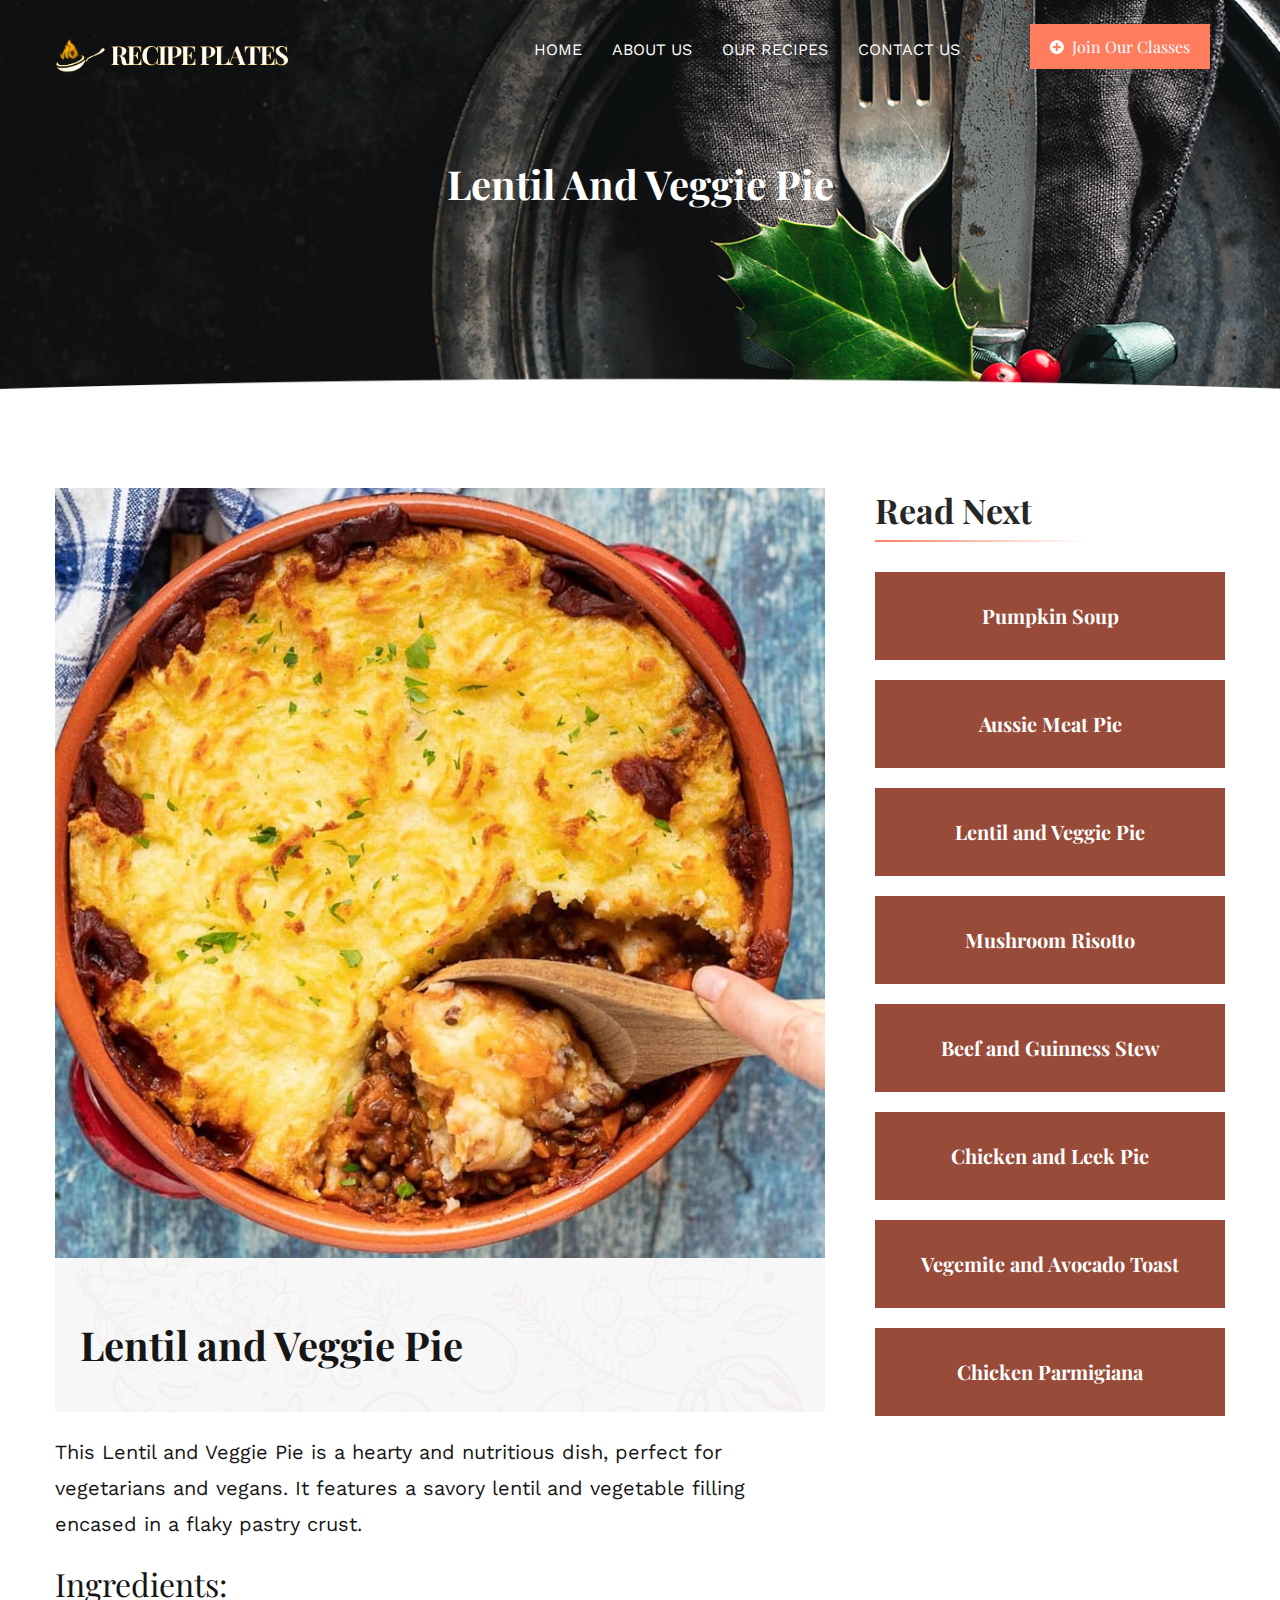
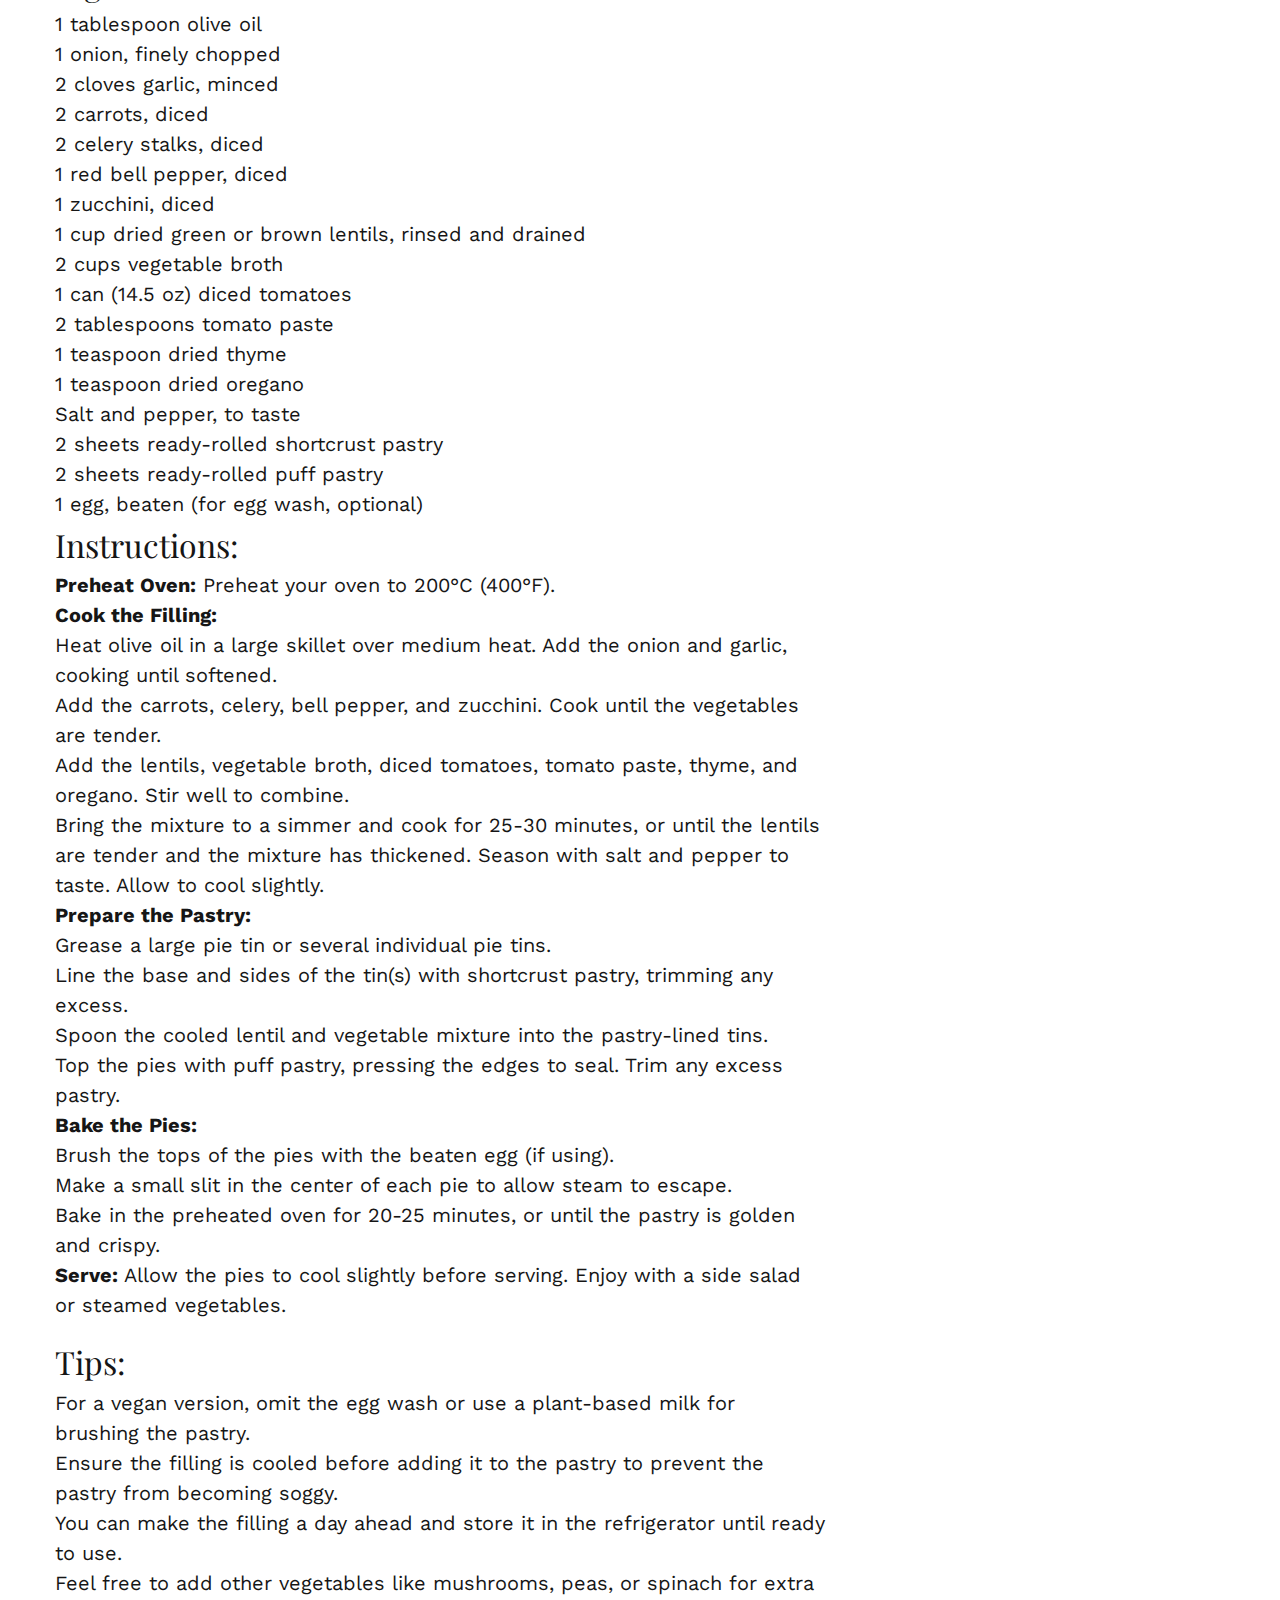
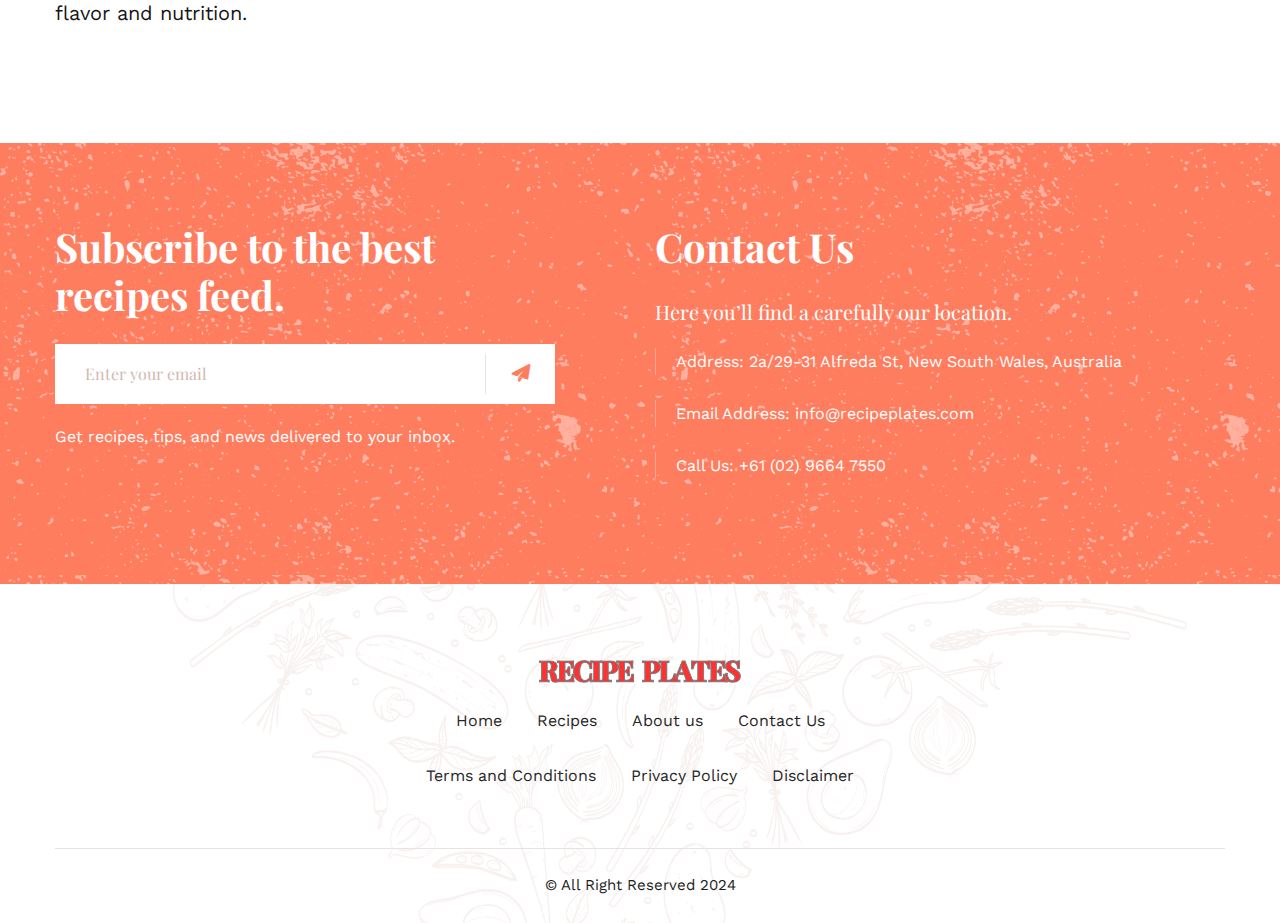
<file: lentil-and-veggie-pie.html>
<!DOCTYPE html>
<html>
<head>
<meta charset="utf-8">
<title>Lentil and Veggie Pie - Recipe Plates</title>
<!-- Stylesheets -->
<link href="css/bootstrap.css" rel="stylesheet">
<link href="css/main.css" rel="stylesheet">
<link href="css/responsive.css" rel="stylesheet">

<link rel="shortcut icon" href="images/favicon.png" type="image/x-icon">
<link rel="icon" href="images/favicon.png" type="image/x-icon">

<!-- Responsive -->
<meta http-equiv="X-UA-Compatible" content="IE=edge">
<meta name="viewport" content="width=device-width, initial-scale=1.0, maximum-scale=1.0, user-scalable=0">
<meta name="description" content="Recipe Plates offers a wide variety of delicious and easy-to-follow recipes. From quick weeknight dinners to gourmet meals, find recipes that cater to all skill levels and dietary preferences. Join our community of food lovers today!">
    <meta name="keywords" content="recipes, cooking, food, gourmet, easy recipes, weeknight dinners, healthy meals, vegetarian recipes, dessert recipes, cooking tips">

<!--[if lt IE 9]><script src="https://cdnjs.cloudflare.com/ajax/libs/html5shiv/3.7.3/html5shiv.js"></script><![endif]-->
<!--[if lt IE 9]><script src="js/respond.js"></script><![endif]-->
<!-- Global site tag (gtag.js) - Google Ads: 10793544805 -->

</head>
<body>

<div class="page-wrapper">
 	
    <!-- Preloader -->
    <div class="preloader"></div>
 	
    <!-- Main Header-->
	<header class="main-header header-style-one">
    	
    	<!--Header-Upper-->
        <div class="header-upper">
        	<div class="auto-container">
            	<div class="clearfix">
                	
                	<div class="pull-left logo-box">
                    	<div class="logo"><a href="index.html"><img style="width:183px; margin:27px 0 0 0" src="images/logo.png" alt="" title=""></a></div>
                    </div>
					
                   	<div class="nav-outer clearfix">
						<!-- Mobile Navigation Toggler -->
                        <div class="mobile-nav-toggler"><span class="icon flaticon-menu"></span></div>
						<!-- Main Menu -->
						<nav class="main-menu navbar-expand-md">
							<div class="navbar-header">
								<button class="navbar-toggler" type="button" data-toggle="collapse" data-target="#navbarSupportedContent" aria-controls="navbarSupportedContent" aria-expanded="false" aria-label="Toggle navigation">
									<span class="icon-bar"></span>
									<span class="icon-bar"></span>
									<span class="icon-bar"></span>
								</button>
							</div>

							<div class="navbar-collapse show collapse clearfix" id="navbarSupportedContent">
								<ul class="navigation clearfix">
									<li class=""><a href="index.html">Home</a>
										
									</li>
									<li class=""><a href="about-us.html">About Us</a></li>
									<li class=""><a href="recipes.html">Our Recipes</a>
									</li>
									
									<li><a href="contact.html">Contact us</a></li>
								</ul>
							</div>
							
						</nav>
						
						<!-- Outer Box -->
						<div class="outer-box">
							<!-- Search Box -->
							
							<ul class="login-info">
								
								<li class="recipe"><a href="contact.html"><span class="fa fa-plus-circle"></span>&nbsp; Join Our Classes</a></li>
							</ul>
						</div>
						
					</div>
                   
                </div>
            </div>
        </div>
        <!--End Header Upper-->
        
		<!-- Mobile Menu  -->
        <div class="mobile-menu">
            <div class="menu-backdrop"></div>
            <div class="close-btn"><span class="icon fa fa-remove"></span></div>
            
            <nav class="menu-box">
                <div class="nav-logo"><a href="index.html"><img src="images/logo.png" alt="" title=""></a></div>
                <div class="menu-outer"><!--Here Menu Will Come Automatically Via Javascript / Same Menu as in Header--></div>
            </nav>
        </div><!-- End Mobile Menu -->
		
    </header>
    <!--End Main Header -->
	
	<!-- Page Title -->
    <section class="page-title" style="background-image:url(images/background/12.png)">
    	<div class="auto-container">
			<h1>Lentil and Veggie Pie</h1>
        </div>
    </section>
    <!--End Page Title-->
	
	<!--Sidebar Page Container-->
    <div class="sidebar-page-container">
    	<div class="auto-container">
        	<div class="row clearfix">
				
				<!-- Content Side -->
                <div class="content-side col-lg-8 col-md-12 col-sm-12">
                	<div class="recipe-detail">
						<div class="inner-box">
							<div class="image">
								<img src="images/rec6.jpg" alt="" />
							</div>
							<div class="content" style="background-image:url(images/background/13.png)">
								
								
								<h2>Lentil and Veggie Pie</h2>
								
								
							</div>
							<div class="text">
								<p>This Lentil and Veggie Pie is a hearty and nutritious dish, perfect for vegetarians and vegans. It features a savory lentil and vegetable filling encased in a flaky pastry crust.</p>
        
        <h2>Ingredients:</h2>
        <ul>
            <li>1 tablespoon olive oil</li>
            <li>1 onion, finely chopped</li>
            <li>2 cloves garlic, minced</li>
            <li>2 carrots, diced</li>
            <li>2 celery stalks, diced</li>
            <li>1 red bell pepper, diced</li>
            <li>1 zucchini, diced</li>
            <li>1 cup dried green or brown lentils, rinsed and drained</li>
            <li>2 cups vegetable broth</li>
            <li>1 can (14.5 oz) diced tomatoes</li>
            <li>2 tablespoons tomato paste</li>
            <li>1 teaspoon dried thyme</li>
            <li>1 teaspoon dried oregano</li>
            <li>Salt and pepper, to taste</li>
            <li>2 sheets ready-rolled shortcrust pastry</li>
            <li>2 sheets ready-rolled puff pastry</li>
            <li>1 egg, beaten (for egg wash, optional)</li>
        </ul>

        <h2>Instructions:</h2>
        <ol>
            <li><strong>Preheat Oven:</strong> Preheat your oven to 200°C (400°F).</li>
            <li><strong>Cook the Filling:</strong>
                <ul>
                    <li>Heat olive oil in a large skillet over medium heat. Add the onion and garlic, cooking until softened.</li>
                    <li>Add the carrots, celery, bell pepper, and zucchini. Cook until the vegetables are tender.</li>
                    <li>Add the lentils, vegetable broth, diced tomatoes, tomato paste, thyme, and oregano. Stir well to combine.</li>
                    <li>Bring the mixture to a simmer and cook for 25-30 minutes, or until the lentils are tender and the mixture has thickened. Season with salt and pepper to taste. Allow to cool slightly.</li>
                </ul>
            </li>
            <li><strong>Prepare the Pastry:</strong>
                <ul>
                    <li>Grease a large pie tin or several individual pie tins.</li>
                    <li>Line the base and sides of the tin(s) with shortcrust pastry, trimming any excess.</li>
                    <li>Spoon the cooled lentil and vegetable mixture into the pastry-lined tins.</li>
                    <li>Top the pies with puff pastry, pressing the edges to seal. Trim any excess pastry.</li>
                </ul>
            </li>
            <li><strong>Bake the Pies:</strong>
                <ul>
                    <li>Brush the tops of the pies with the beaten egg (if using).</li>
                    <li>Make a small slit in the center of each pie to allow steam to escape.</li>
                    <li>Bake in the preheated oven for 20-25 minutes, or until the pastry is golden and crispy.</li>
                </ul>
            </li>
            <li><strong>Serve:</strong> Allow the pies to cool slightly before serving. Enjoy with a side salad or steamed vegetables.</li>
        </ol>

        <h2>Tips:</h2>
        <ul>
            <li>For a vegan version, omit the egg wash or use a plant-based milk for brushing the pastry.</li>
            <li>Ensure the filling is cooled before adding it to the pastry to prevent the pastry from becoming soggy.</li>
            <li>You can make the filling a day ahead and store it in the refrigerator until ready to use.</li>
            <li>Feel free to add other vegetables like mushrooms, peas, or spinach for extra flavor and nutrition.</li>
        </ul>
							</div>
							
							
							
							
							
							
						</div>
					</div>
				</div>
				
				<!-- Sidebar Side -->
                <div class="sidebar-side col-lg-4 col-md-12 col-sm-12">
                	<aside class="sidebar">
						<div class="sidebar-inner">
							
							<!-- Next Post Widget -->
							<div class="sidebar-widget next-post-widget">
								<div class="sidebar-title">
									<h3>Read Next</h3>
								</div>
								<div class="widget-content">
									<div class="next-post">
										<div class="post-inner" style="background:#FF7D5F">
											<h4><a href="pumpkin-soup.html">Pumpkin Soup</a></h4>
										</div>
									</div>
									<div class="next-post">
										<div class="post-inner" style="background:#FF7D5F">
											<h4><a href="aussie-meat-pie.html">Aussie Meat Pie</a></h4>
										</div>
									</div>
									<div class="next-post">
										<div class="post-inner" style="background:#FF7D5F">
											<h4><a href="lentil-and-veggie-pie.html">Lentil and Veggie Pie</a></h4>
										</div>
									</div>
									<div class="next-post">
										<div class="post-inner" style="background:#FF7D5F">
											<h4><a href="mushroom-risotto.html">Mushroom Risotto</a></h4>
										</div>
									</div>
									<div class="next-post">
										<div class="post-inner" style="background:#FF7D5F">
											<h4><a href="beef-and-guinness-stew.html">Beef and Guinness Stew</a></h4>
										</div>
									</div>
									<div class="next-post">
										<div class="post-inner" style="background:#FF7D5F">
											<h4><a href="chicken-and-leek-pie.html">Chicken and Leek Pie</a></h4>
										</div>
									</div>
									<div class="next-post">
										<div class="post-inner" style="background:#FF7D5F">
											<h4><a href="vegemite-and-avocado-toast.html">Vegemite and Avocado Toast</a></h4>
										</div>
									</div>
									<div class="next-post">
										<div class="post-inner" style="background:#FF7D5F">
											<h4><a href="chicken-parmigiana.html">Chicken Parmigiana</a></h4>
										</div>
									</div>
								</div>
							</div>
							
							
							
						</div>
					</aside>
				</div>
				
			</div>
		</div>
	</div>
	
	<!-- Subscribe Section -->
	<section class="subscribe-section" style="background-image: url(images/background/9.png)">
		<div class="auto-container">
			<div class="row clearfix">
				
				<!-- Column -->
				<div class="column col-lg-6 col-md-12 col-sm-12">
					<h1>Subscribe to the best <br> recipes feed.</h1>
					<!-- Subscribe Form -->
					<div class="subscribe-form">
						<form method="post" action="#">
							<div class="form-group clearfix">
								<input type="email" name="email" value="" placeholder="Enter your email" required>
								<button type="submit" class="theme-btn send-btn flaticon-paper-plane-2"></button>
							</div>
						</form>
					</div>
					<div class="inbox">Get recipes, tips, and news delivered to your inbox.</div>
				</div>
				
				<!-- Column -->
				<div class="column col-lg-6 col-md-12 col-sm-12">
					<h1>Contact Us</h1>
					<div class="bold-text">Here you’ll find a carefully our location.</div>
					<ul class="subscribe-list">
						<li>Address: 2a/29-31 Alfreda St, New South Wales, Australia</li>
						<li>Email Address: <a style="color:#fff" href="mailto:info@recipeplates.com">info@recipeplates.com</a></li>
						<li>Call Us: <a style="color:#fff" href="tel:+61 (02) 9664 7550">+61 (02) 9664 7550</a></li>
					</ul>
				</div>
				
			</div>
		</div>
	</section>
	<!-- End Subscribe Section -->
	
	<!-- Instagram Section -->
	
	<!-- End Instagram Section -->
	
	<!-- Main Footer -->
    <footer class="main-footer" style="background-image:url(images/background/5.png)">
		<div class="auto-container">
			<div class="logo">
				<a href="index.html"><img style="width:203px;" src="images/footer-logo.png" alt="" /></a>
			</div>
			<ul class="footer-nav">
				<li><a href="index.html">Home</a></li>
				<li><a href="recipes.html">Recipes</a></li>
				<li><a href="about-us.html">About us</a></li>
				<li><a href="contact.html">Contact Us</a></li>
			</ul>
			<ul class="footer-nav">
				<li><a href="terms-and-condition.html">Terms and Conditions</a></li>
				<li><a href="privacy-policy.html">Privacy Policy</a></li>
				<li><a href="disclaimer.html">Disclaimer</a></li>
				
			</ul>
			<div class="copyright">&copy; All Right Reserved 2024</div>
		</div>
	</footer>
	
</div>
<!--End pagewrapper-->

<!--Scroll to top-->
<div class="scroll-to-top scroll-to-target" data-target="html"><span class="fa fa-arrow-circle-up"></span></div>

<script src="js/jquery.js"></script>
<script src="js/popper.min.js"></script>
<script src="js/bootstrap.min.js"></script>
<script src="js/jquery.mCustomScrollbar.concat.min.js"></script>
<script src="js/jquery.fancybox.js"></script>
<script src="js/appear.js"></script>
<script src="js/owl.js"></script>
<script src="js/wow.js"></script>
<script src="js/jquery-ui.js"></script>
<script src="js/script.js"></script>

</body>

<!-- Mirrored from gico.io/spcica/recipes-detail.html by HTTrack Website Copier/3.x [XR&CO'2014], Sat, 22 Jun 2024 11:46:14 GMT -->
</html>
</file>
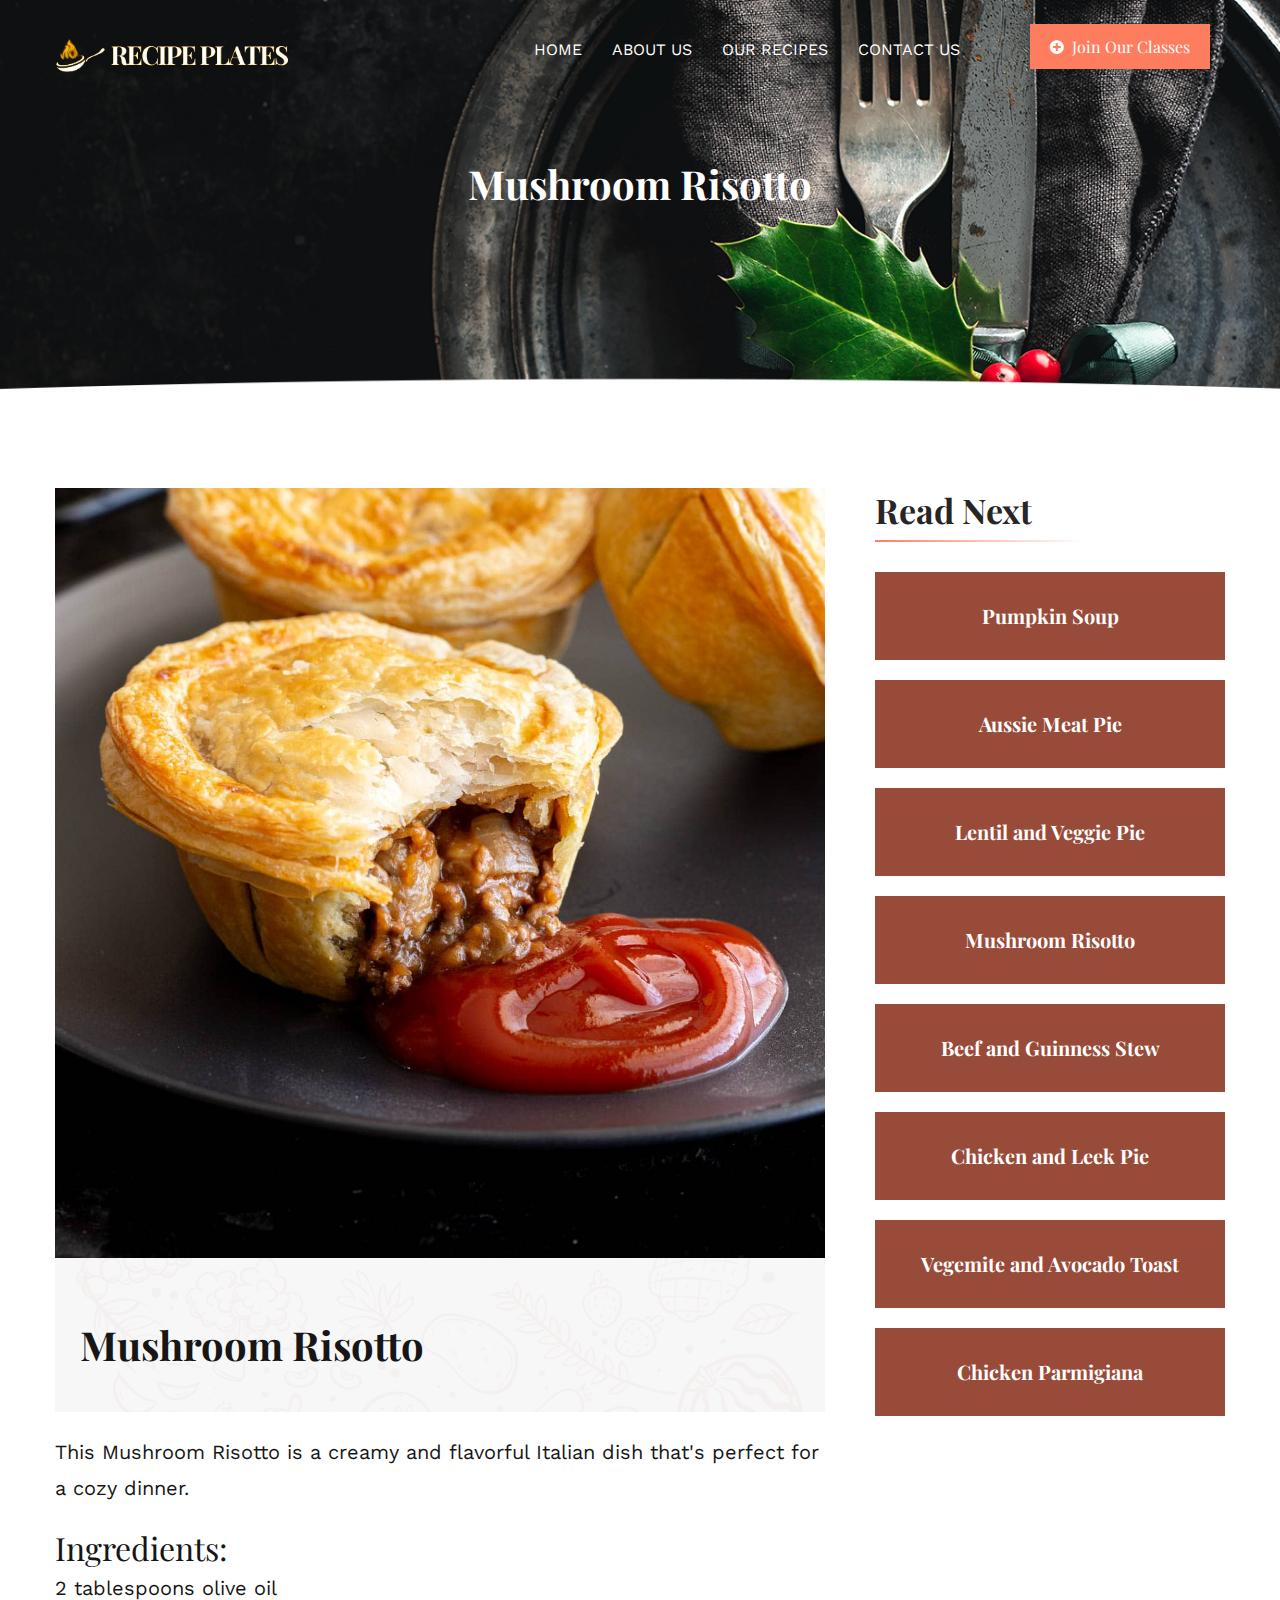
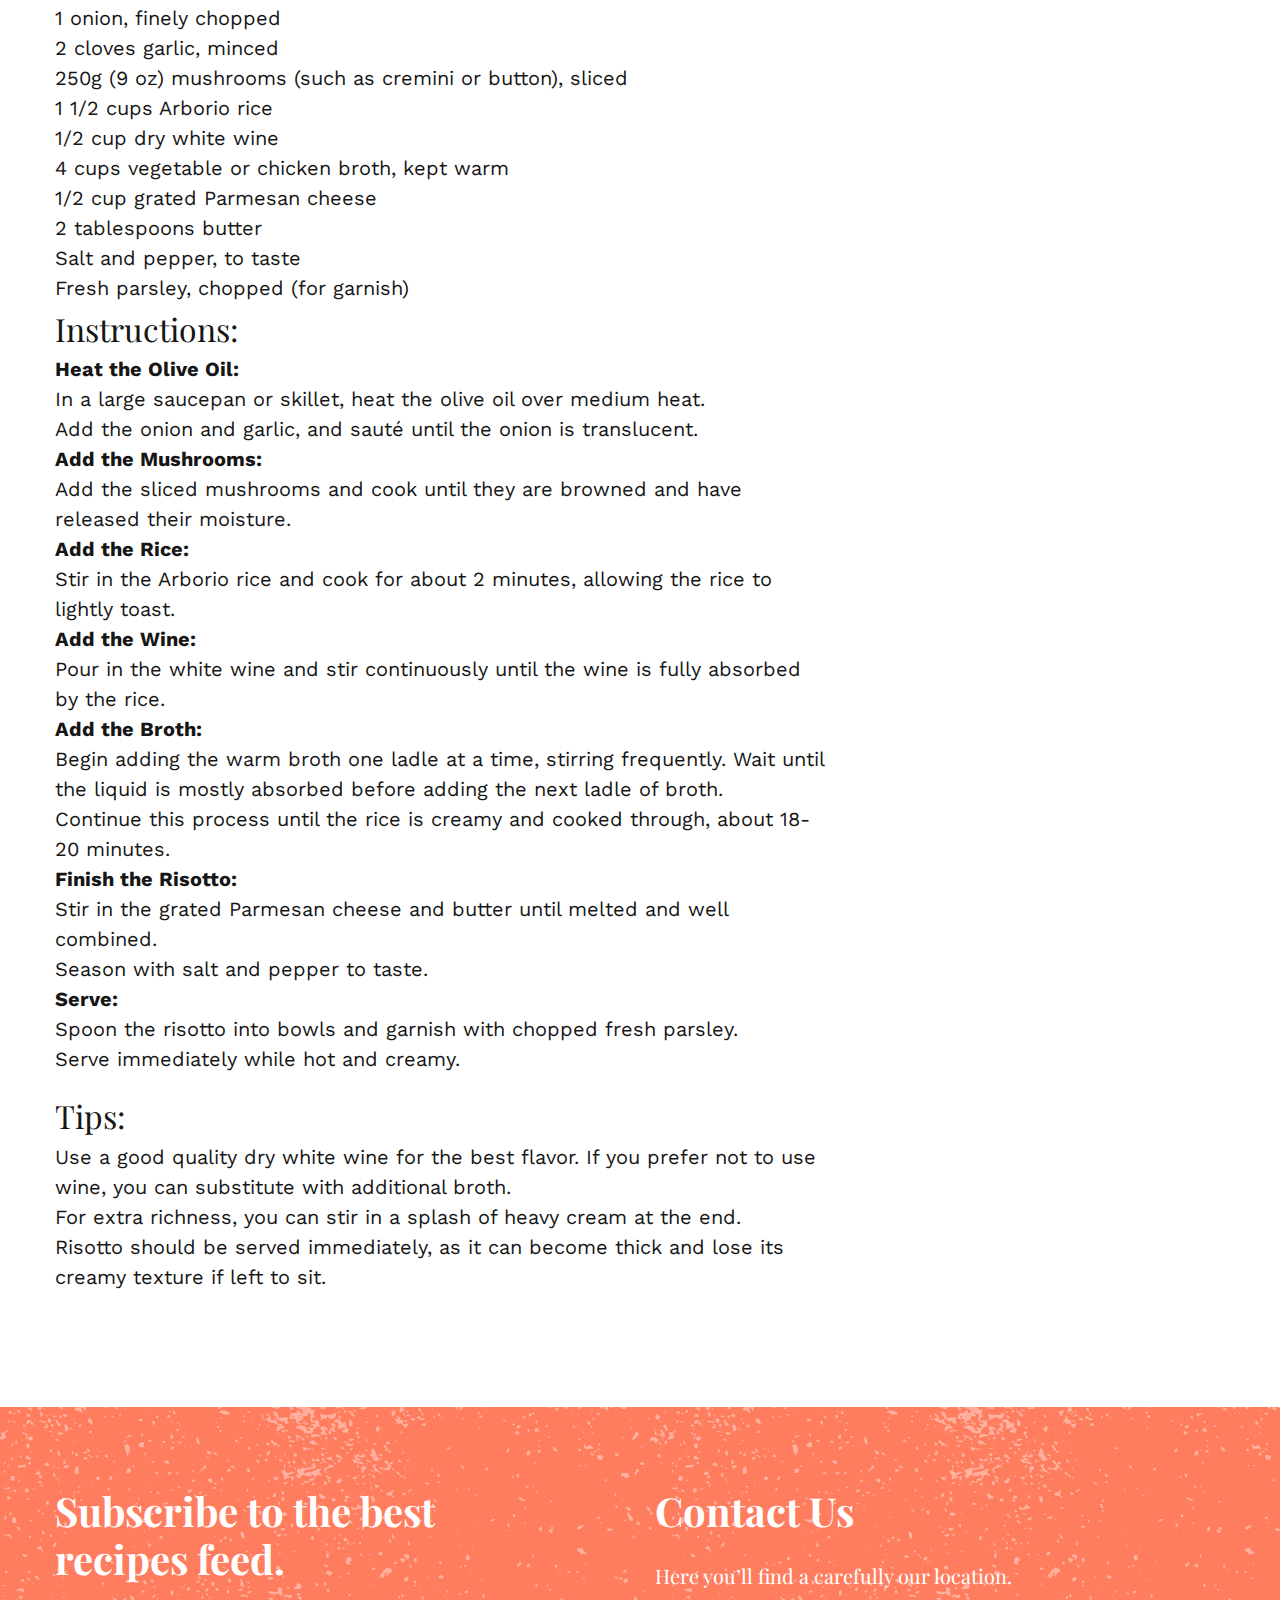
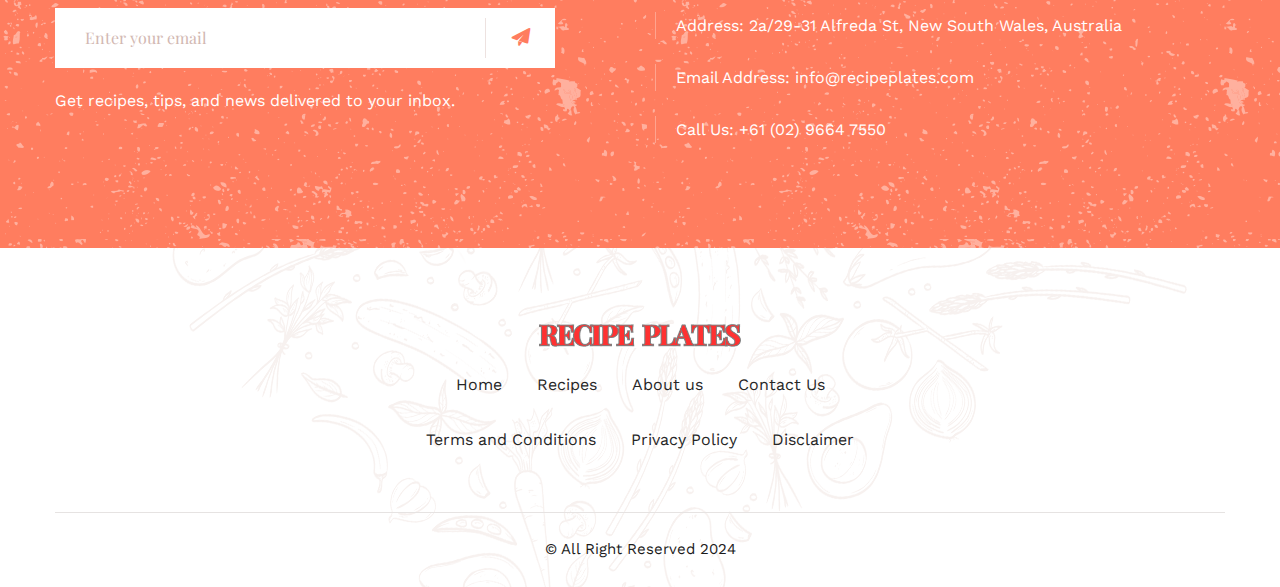
<file: mushroom-risotto.html>
<!DOCTYPE html>
<html>
<head>
<meta charset="utf-8">
<title>Mushroom Risotto - Recipe Plates</title>
<!-- Stylesheets -->
<link href="css/bootstrap.css" rel="stylesheet">
<link href="css/main.css" rel="stylesheet">
<link href="css/responsive.css" rel="stylesheet">

<link rel="shortcut icon" href="images/favicon.png" type="image/x-icon">
<link rel="icon" href="images/favicon.png" type="image/x-icon">

<!-- Responsive -->
<meta http-equiv="X-UA-Compatible" content="IE=edge">
<meta name="viewport" content="width=device-width, initial-scale=1.0, maximum-scale=1.0, user-scalable=0">
<meta name="description" content="Recipe Plates offers a wide variety of delicious and easy-to-follow recipes. From quick weeknight dinners to gourmet meals, find recipes that cater to all skill levels and dietary preferences. Join our community of food lovers today!">
    <meta name="keywords" content="recipes, cooking, food, gourmet, easy recipes, weeknight dinners, healthy meals, vegetarian recipes, dessert recipes, cooking tips">

<!--[if lt IE 9]><script src="https://cdnjs.cloudflare.com/ajax/libs/html5shiv/3.7.3/html5shiv.js"></script><![endif]-->
<!--[if lt IE 9]><script src="js/respond.js"></script><![endif]-->
<!-- Global site tag (gtag.js) - Google Ads: 10793544805 -->

</head>
<body>

<div class="page-wrapper">
 	
    <!-- Preloader -->
    <div class="preloader"></div>
 	
    <!-- Main Header-->
	<header class="main-header header-style-one">
    	
    	<!--Header-Upper-->
        <div class="header-upper">
        	<div class="auto-container">
            	<div class="clearfix">
                	
                	<div class="pull-left logo-box">
                    	<div class="logo"><a href="index.html"><img style="width:183px; margin:27px 0 0 0" src="images/logo.png" alt="" title=""></a></div>
                    </div>
					
                   	<div class="nav-outer clearfix">
						<!-- Mobile Navigation Toggler -->
                        <div class="mobile-nav-toggler"><span class="icon flaticon-menu"></span></div>
						<!-- Main Menu -->
						<nav class="main-menu navbar-expand-md">
							<div class="navbar-header">
								<button class="navbar-toggler" type="button" data-toggle="collapse" data-target="#navbarSupportedContent" aria-controls="navbarSupportedContent" aria-expanded="false" aria-label="Toggle navigation">
									<span class="icon-bar"></span>
									<span class="icon-bar"></span>
									<span class="icon-bar"></span>
								</button>
							</div>

							<div class="navbar-collapse show collapse clearfix" id="navbarSupportedContent">
								<ul class="navigation clearfix">
									<li class=""><a href="index.html">Home</a>
										
									</li>
									<li class=""><a href="about-us.html">About Us</a></li>
									<li class=""><a href="recipes.html">Our Recipes</a>
									</li>
									
									<li><a href="contact.html">Contact us</a></li>
								</ul>
							</div>
							
						</nav>
						
						<!-- Outer Box -->
						<div class="outer-box">
							<!-- Search Box -->
							
							<ul class="login-info">
								
								<li class="recipe"><a href="contact.html"><span class="fa fa-plus-circle"></span>&nbsp; Join Our Classes</a></li>
							</ul>
						</div>
						
					</div>
                   
                </div>
            </div>
        </div>
        <!--End Header Upper-->
        
		<!-- Mobile Menu  -->
        <div class="mobile-menu">
            <div class="menu-backdrop"></div>
            <div class="close-btn"><span class="icon fa fa-remove"></span></div>
            
            <nav class="menu-box">
                <div class="nav-logo"><a href="index.html"><img src="images/logo.png" alt="" title=""></a></div>
                <div class="menu-outer"><!--Here Menu Will Come Automatically Via Javascript / Same Menu as in Header--></div>
            </nav>
        </div><!-- End Mobile Menu -->
		
    </header>
    <!--End Main Header -->
	
	<!-- Page Title -->
    <section class="page-title" style="background-image:url(images/background/12.png)">
    	<div class="auto-container">
			<h1>Mushroom Risotto</h1>
        </div>
    </section>
    <!--End Page Title-->
	
	<!--Sidebar Page Container-->
    <div class="sidebar-page-container">
    	<div class="auto-container">
        	<div class="row clearfix">
				
				<!-- Content Side -->
                <div class="content-side col-lg-8 col-md-12 col-sm-12">
                	<div class="recipe-detail">
						<div class="inner-box">
							<div class="image">
								<img src="images/rec3.jpg" alt="" />
							</div>
							<div class="content" style="background-image:url(images/background/13.png)">
								
								
								<h2>Mushroom Risotto</h2>
								
								
							</div>
							<div class="text">
								<p>This Mushroom Risotto is a creamy and flavorful Italian dish that's perfect for a cozy dinner.</p>
        
        <h2>Ingredients:</h2>
        <ul>
            <li>2 tablespoons olive oil</li>
            <li>1 onion, finely chopped</li>
            <li>2 cloves garlic, minced</li>
            <li>250g (9 oz) mushrooms (such as cremini or button), sliced</li>
            <li>1 1/2 cups Arborio rice</li>
            <li>1/2 cup dry white wine</li>
            <li>4 cups vegetable or chicken broth, kept warm</li>
            <li>1/2 cup grated Parmesan cheese</li>
            <li>2 tablespoons butter</li>
            <li>Salt and pepper, to taste</li>
            <li>Fresh parsley, chopped (for garnish)</li>
        </ul>

        <h2>Instructions:</h2>
        <ol>
            <li><strong>Heat the Olive Oil:</strong>
                <ul>
                    <li>In a large saucepan or skillet, heat the olive oil over medium heat.</li>
                    <li>Add the onion and garlic, and sauté until the onion is translucent.</li>
                </ul>
            </li>
            <li><strong>Add the Mushrooms:</strong>
                <ul>
                    <li>Add the sliced mushrooms and cook until they are browned and have released their moisture.</li>
                </ul>
            </li>
            <li><strong>Add the Rice:</strong>
                <ul>
                    <li>Stir in the Arborio rice and cook for about 2 minutes, allowing the rice to lightly toast.</li>
                </ul>
            </li>
            <li><strong>Add the Wine:</strong>
                <ul>
                    <li>Pour in the white wine and stir continuously until the wine is fully absorbed by the rice.</li>
                </ul>
            </li>
            <li><strong>Add the Broth:</strong>
                <ul>
                    <li>Begin adding the warm broth one ladle at a time, stirring frequently. Wait until the liquid is mostly absorbed before adding the next ladle of broth.</li>
                    <li>Continue this process until the rice is creamy and cooked through, about 18-20 minutes.</li>
                </ul>
            </li>
            <li><strong>Finish the Risotto:</strong>
                <ul>
                    <li>Stir in the grated Parmesan cheese and butter until melted and well combined.</li>
                    <li>Season with salt and pepper to taste.</li>
                </ul>
            </li>
            <li><strong>Serve:</strong>
                <ul>
                    <li>Spoon the risotto into bowls and garnish with chopped fresh parsley.</li>
                    <li>Serve immediately while hot and creamy.</li>
                </ul>
            </li>
        </ol>

        <h2>Tips:</h2>
        <ul>
            <li>Use a good quality dry white wine for the best flavor. If you prefer not to use wine, you can substitute with additional broth.</li>
            <li>For extra richness, you can stir in a splash of heavy cream at the end.</li>
            <li>Risotto should be served immediately, as it can become thick and lose its creamy texture if left to sit.</li>
        </ul>
							</div>
							
							
							
							
							
							
						</div>
					</div>
				</div>
				
				<!-- Sidebar Side -->
                <div class="sidebar-side col-lg-4 col-md-12 col-sm-12">
                	<aside class="sidebar">
						<div class="sidebar-inner">
							
							<!-- Next Post Widget -->
							<div class="sidebar-widget next-post-widget">
								<div class="sidebar-title">
									<h3>Read Next</h3>
								</div>
								<div class="widget-content">
									<div class="next-post">
										<div class="post-inner" style="background:#FF7D5F">
											<h4><a href="pumpkin-soup.html">Pumpkin Soup</a></h4>
										</div>
									</div>
									<div class="next-post">
										<div class="post-inner" style="background:#FF7D5F">
											<h4><a href="aussie-meat-pie.html">Aussie Meat Pie</a></h4>
										</div>
									</div>
									<div class="next-post">
										<div class="post-inner" style="background:#FF7D5F">
											<h4><a href="lentil-and-veggie-pie.html">Lentil and Veggie Pie</a></h4>
										</div>
									</div>
									<div class="next-post">
										<div class="post-inner" style="background:#FF7D5F">
											<h4><a href="mushroom-risotto.html">Mushroom Risotto</a></h4>
										</div>
									</div>
									<div class="next-post">
										<div class="post-inner" style="background:#FF7D5F">
											<h4><a href="beef-and-guinness-stew.html">Beef and Guinness Stew</a></h4>
										</div>
									</div>
									<div class="next-post">
										<div class="post-inner" style="background:#FF7D5F">
											<h4><a href="chicken-and-leek-pie.html">Chicken and Leek Pie</a></h4>
										</div>
									</div>
									<div class="next-post">
										<div class="post-inner" style="background:#FF7D5F">
											<h4><a href="vegemite-and-avocado-toast.html">Vegemite and Avocado Toast</a></h4>
										</div>
									</div>
									<div class="next-post">
										<div class="post-inner" style="background:#FF7D5F">
											<h4><a href="chicken-parmigiana.html">Chicken Parmigiana</a></h4>
										</div>
									</div>
								</div>
							</div>
							
							
							
						</div>
					</aside>
				</div>
				
			</div>
		</div>
	</div>
	
	<!-- Subscribe Section -->
	<section class="subscribe-section" style="background-image: url(images/background/9.png)">
		<div class="auto-container">
			<div class="row clearfix">
				
				<!-- Column -->
				<div class="column col-lg-6 col-md-12 col-sm-12">
					<h1>Subscribe to the best <br> recipes feed.</h1>
					<!-- Subscribe Form -->
					<div class="subscribe-form">
						<form method="post" action="#">
							<div class="form-group clearfix">
								<input type="email" name="email" value="" placeholder="Enter your email" required>
								<button type="submit" class="theme-btn send-btn flaticon-paper-plane-2"></button>
							</div>
						</form>
					</div>
					<div class="inbox">Get recipes, tips, and news delivered to your inbox.</div>
				</div>
				
				<!-- Column -->
				<div class="column col-lg-6 col-md-12 col-sm-12">
					<h1>Contact Us</h1>
					<div class="bold-text">Here you’ll find a carefully our location.</div>
					<ul class="subscribe-list">
						<li>Address: 2a/29-31 Alfreda St, New South Wales, Australia</li>
						<li>Email Address: <a style="color:#fff" href="mailto:info@recipeplates.com">info@recipeplates.com</a></li>
						<li>Call Us: <a style="color:#fff" href="tel:+61 (02) 9664 7550">+61 (02) 9664 7550</a></li>
					</ul>
				</div>
				
			</div>
		</div>
	</section>
	<!-- End Subscribe Section -->
	
	<!-- Instagram Section -->
	
	<!-- End Instagram Section -->
	
	<!-- Main Footer -->
    <footer class="main-footer" style="background-image:url(images/background/5.png)">
		<div class="auto-container">
			<div class="logo">
				<a href="index.html"><img style="width:203px;" src="images/footer-logo.png" alt="" /></a>
			</div>
			<ul class="footer-nav">
				<li><a href="index.html">Home</a></li>
				<li><a href="recipes.html">Recipes</a></li>
				<li><a href="about-us.html">About us</a></li>
				<li><a href="contact.html">Contact Us</a></li>
			</ul>
			<ul class="footer-nav">
				<li><a href="terms-and-condition.html">Terms and Conditions</a></li>
				<li><a href="privacy-policy.html">Privacy Policy</a></li>
				<li><a href="disclaimer.html">Disclaimer</a></li>
				
			</ul>
			<div class="copyright">&copy; All Right Reserved 2024</div>
		</div>
	</footer>
	
</div>
<!--End pagewrapper-->

<!--Scroll to top-->
<div class="scroll-to-top scroll-to-target" data-target="html"><span class="fa fa-arrow-circle-up"></span></div>

<script src="js/jquery.js"></script>
<script src="js/popper.min.js"></script>
<script src="js/bootstrap.min.js"></script>
<script src="js/jquery.mCustomScrollbar.concat.min.js"></script>
<script src="js/jquery.fancybox.js"></script>
<script src="js/appear.js"></script>
<script src="js/owl.js"></script>
<script src="js/wow.js"></script>
<script src="js/jquery-ui.js"></script>
<script src="js/script.js"></script>

</body>

<!-- Mirrored from gico.io/spcica/recipes-detail.html by HTTrack Website Copier/3.x [XR&CO'2014], Sat, 22 Jun 2024 11:46:14 GMT -->
</html>
</file>
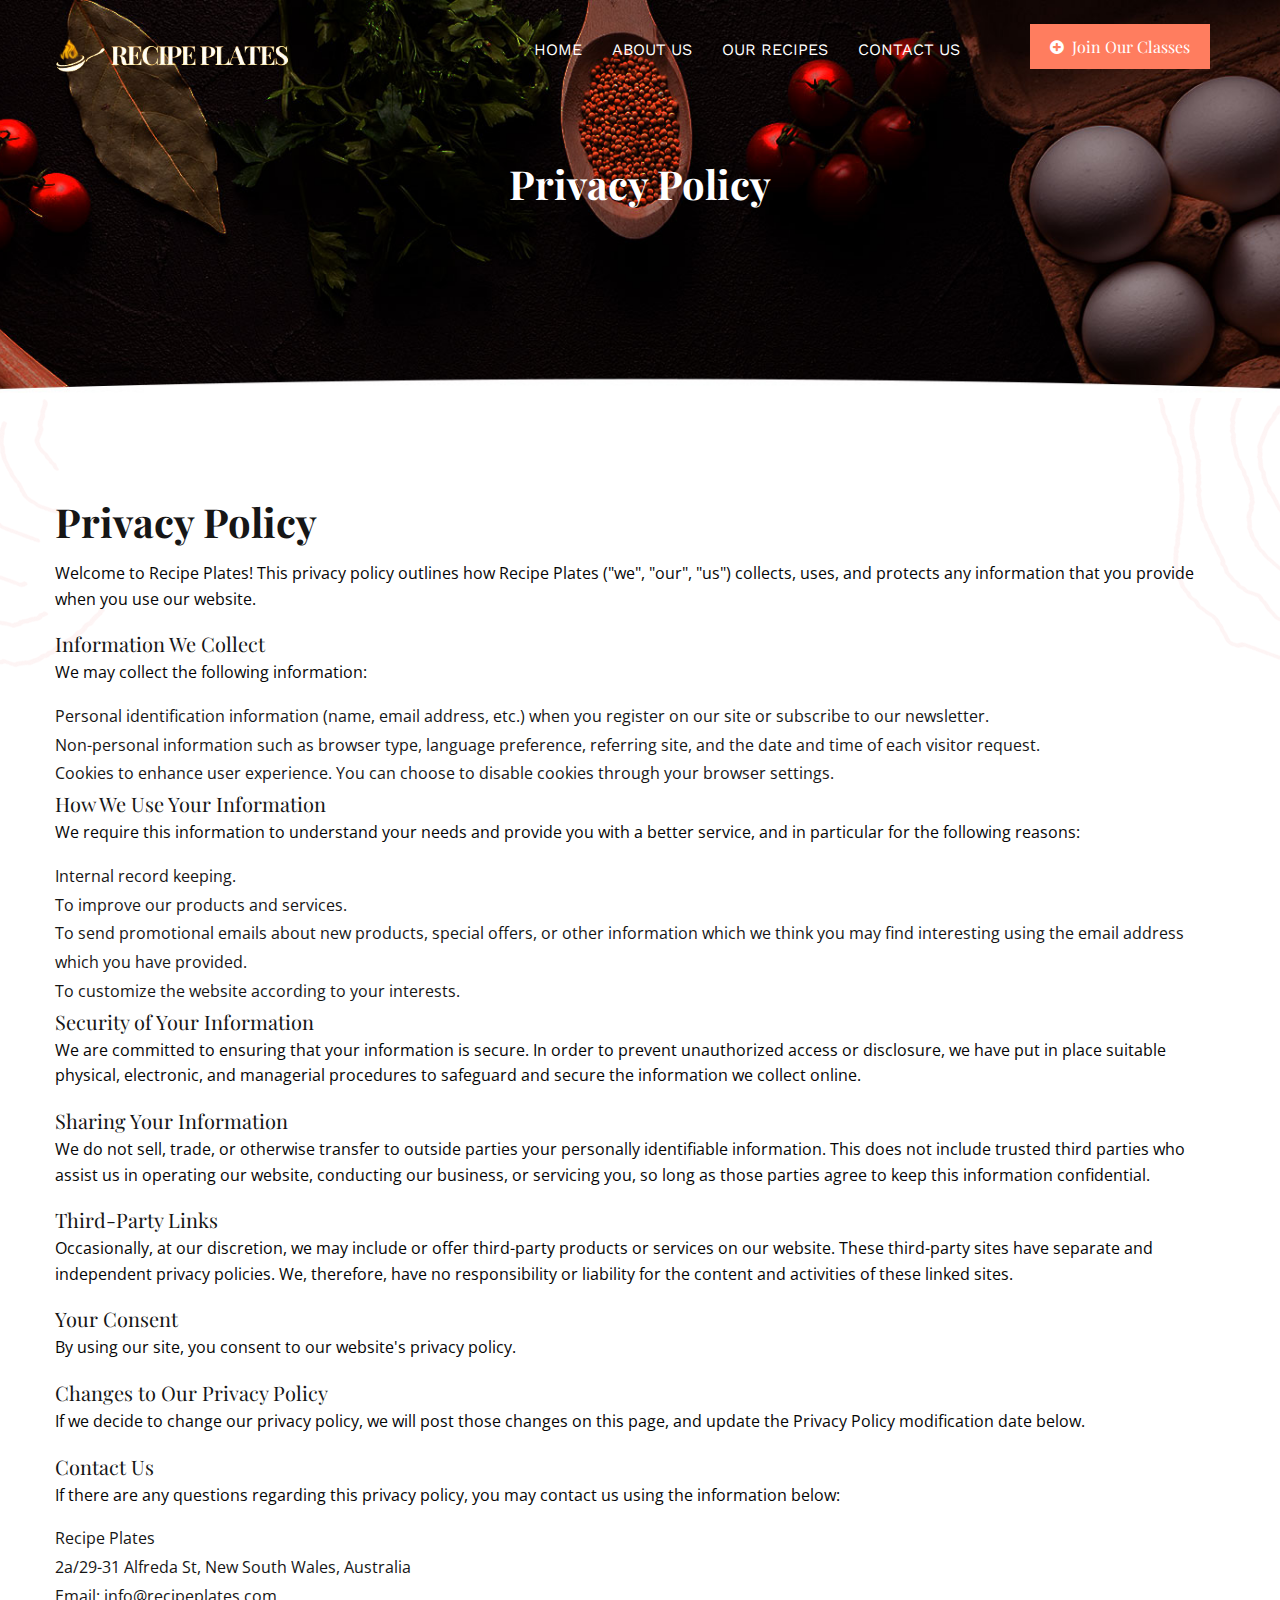
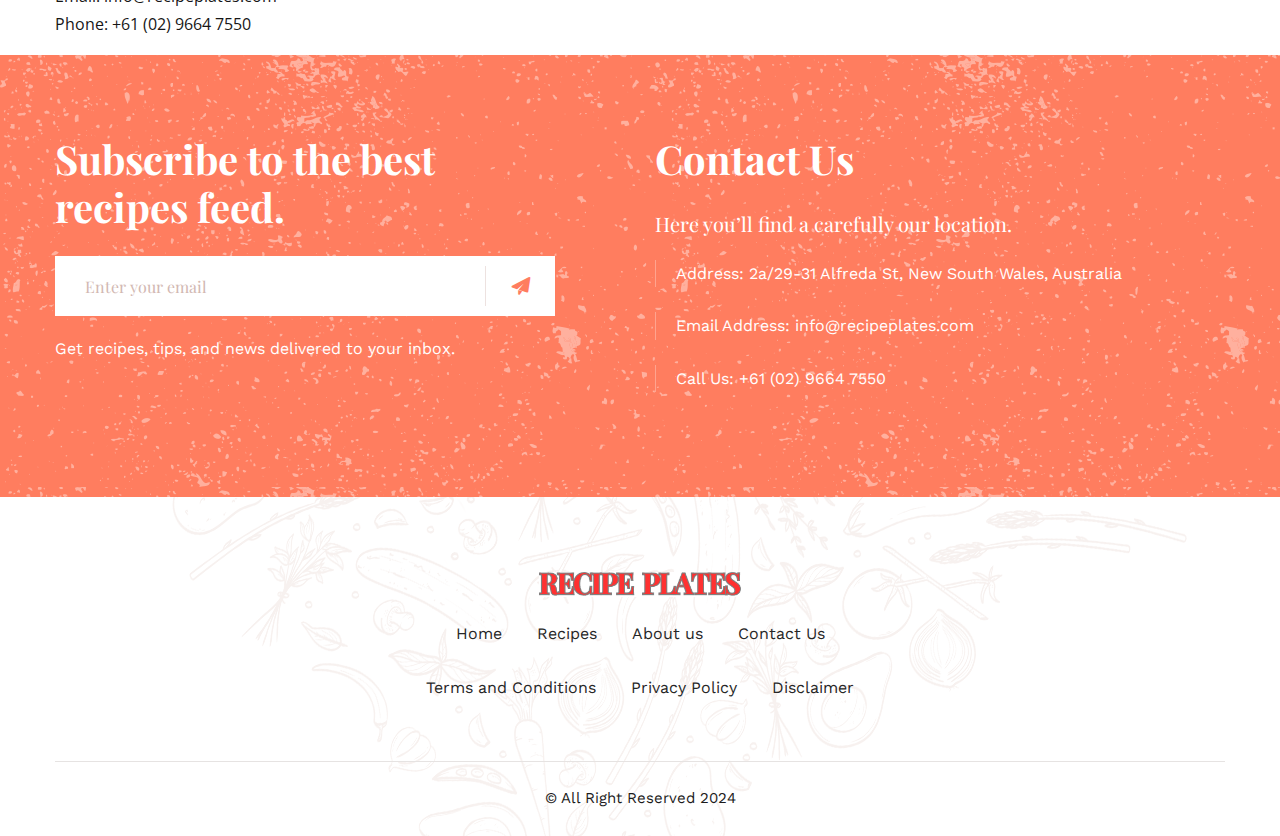
<file: privacy-policy.html>
<!DOCTYPE html>
<html>
<head>
<meta charset="utf-8">
<title>Privacy Policy - Recipe Plates</title>
<!-- Stylesheets -->
<link href="css/bootstrap.css" rel="stylesheet">
<link href="css/main.css" rel="stylesheet">
<link href="css/responsive.css" rel="stylesheet">

<link rel="shortcut icon" href="images/favicon.png" type="image/x-icon">
<link rel="icon" href="images/favicon.png" type="image/x-icon">

<!-- Responsive -->
<meta http-equiv="X-UA-Compatible" content="IE=edge">
<meta name="viewport" content="width=device-width, initial-scale=1.0, maximum-scale=1.0, user-scalable=0">
<meta name="description" content="Recipe Plates offers a wide variety of delicious and easy-to-follow recipes. From quick weeknight dinners to gourmet meals, find recipes that cater to all skill levels and dietary preferences. Join our community of food lovers today!">
    <meta name="keywords" content="recipes, cooking, food, gourmet, easy recipes, weeknight dinners, healthy meals, vegetarian recipes, dessert recipes, cooking tips">

<!--[if lt IE 9]><script src="https://cdnjs.cloudflare.com/ajax/libs/html5shiv/3.7.3/html5shiv.js"></script><![endif]-->
<!--[if lt IE 9]><script src="js/respond.js"></script><![endif]-->
<!-- Global site tag (gtag.js) - Google Ads: 10793544805 -->

</head>
<body>

<div class="page-wrapper">
 	
    <!-- Preloader -->
    <div class="preloader"></div>
 	
    <!-- Main Header-->
	<header class="main-header header-style-one">
    	
    	<!--Header-Upper-->
        <div class="header-upper">
        	<div class="auto-container">
            	<div class="clearfix">
                	
                	<div class="pull-left logo-box">
                    	<div class="logo"><a href="index.html"><img style="width:183px; margin:27px 0 0 0" src="images/logo.png" alt="" title=""></a></div>
                    </div>
					
                   	<div class="nav-outer clearfix">
						<!-- Mobile Navigation Toggler -->
                        <div class="mobile-nav-toggler"><span class="icon flaticon-menu"></span></div>
						<!-- Main Menu -->
						<nav class="main-menu navbar-expand-md">
							<div class="navbar-header">
								<button class="navbar-toggler" type="button" data-toggle="collapse" data-target="#navbarSupportedContent" aria-controls="navbarSupportedContent" aria-expanded="false" aria-label="Toggle navigation">
									<span class="icon-bar"></span>
									<span class="icon-bar"></span>
									<span class="icon-bar"></span>
								</button>
							</div>

							<div class="navbar-collapse show collapse clearfix" id="navbarSupportedContent">
								<ul class="navigation clearfix">
									<li class=""><a href="index.html">Home</a>
										
									</li>
									<li class=""><a href="about-us.html">About Us</a></li>
									<li class=""><a href="recipes.html">Our Recipes</a>
									</li>
									
									<li><a href="contact.html">Contact us</a></li>
								</ul>
							</div>
							
						</nav>
						
						<!-- Outer Box -->
						<div class="outer-box">
							<!-- Search Box -->
							
							<ul class="login-info">
								
								<li class="recipe"><a href="contact.html"><span class="fa fa-plus-circle"></span>&nbsp; Join Our Classes</a></li>
							</ul>
						</div>
						
					</div>
                   
                </div>
            </div>
        </div>
        <!--End Header Upper-->
        
		<!-- Mobile Menu  -->
        <div class="mobile-menu">
            <div class="menu-backdrop"></div>
            <div class="close-btn"><span class="icon fa fa-remove"></span></div>
            
            <nav class="menu-box">
                <div class="nav-logo"><a href="index.html"><img src="images/logo.png" alt="" title=""></a></div>
                <div class="menu-outer"><!--Here Menu Will Come Automatically Via Javascript / Same Menu as in Header--></div>
            </nav>
        </div><!-- End Mobile Menu -->
		
    </header>
    <!--End Main Header -->
	
	<!--Page Title-->
    <section class="page-title" style="background-image:url(images/background/10.jpg)">
    	<div class="auto-container">
			<h1>Privacy Policy</h1>
        </div>
    </section>
    <!--End Page Title-->
	
	<!-- Product Form Section -->
	
	<!-- End Keyword Section -->
	
	<!-- About Section -->
	<section class="about-section">
		<div class="layer-one" style="background-image: url(images/resource/category-pattern-1.png)"></div>
		<div class="layer-two" style="background-image: url(images/resource/category-pattern-1.png)"></div>
		<div class="auto-container">
			<div class="row clearfix">
				
				
				<!-- Content Column -->
				<div class="content-column col-lg-12 col-md-12 col-sm-12">
					<div class="inner-column">
						<!-- Sec Title -->
						<div class="sec-title">
							
							<h2>Privacy Policy</h2>
							<div class="text">

								<p>Welcome to Recipe Plates! This privacy policy outlines how Recipe Plates ("we", "our", "us") collects, uses, and protects any information that you provide when you use our website.</p>

    <h4>Information We Collect</h4>

    <p>We may collect the following information:</p>
    <ul>
        <li>Personal identification information (name, email address, etc.) when you register on our site or subscribe to our newsletter.</li>
        <li>Non-personal information such as browser type, language preference, referring site, and the date and time of each visitor request.</li>
        <li>Cookies to enhance user experience. You can choose to disable cookies through your browser settings.</li>
    </ul>

    <h4>How We Use Your Information</h4>

    <p>We require this information to understand your needs and provide you with a better service, and in particular for the following reasons:</p>
    <ul>
        <li>Internal record keeping.</li>
        <li>To improve our products and services.</li>
        <li>To send promotional emails about new products, special offers, or other information which we think you may find interesting using the email address which you have provided.</li>
        <li>To customize the website according to your interests.</li>
    </ul>

    <h4>Security of Your Information</h4>

    <p>We are committed to ensuring that your information is secure. In order to prevent unauthorized access or disclosure, we have put in place suitable physical, electronic, and managerial procedures to safeguard and secure the information we collect online.</p>

    <h4>Sharing Your Information</h4>

    <p>We do not sell, trade, or otherwise transfer to outside parties your personally identifiable information. This does not include trusted third parties who assist us in operating our website, conducting our business, or servicing you, so long as those parties agree to keep this information confidential.</p>

    <h4>Third-Party Links</h4>

    <p>Occasionally, at our discretion, we may include or offer third-party products or services on our website. These third-party sites have separate and independent privacy policies. We, therefore, have no responsibility or liability for the content and activities of these linked sites.</p>

    <h4>Your Consent</h4>

    <p>By using our site, you consent to our website's privacy policy.</p>

    <h4>Changes to Our Privacy Policy</h4>

    <p>If we decide to change our privacy policy, we will post those changes on this page, and update the Privacy Policy modification date below.</p>

    <h4>Contact Us</h4>

    <p>If there are any questions regarding this privacy policy, you may contact us using the information below:</p>
    <address>
        Recipe Plates<br>
        2a/29-31 Alfreda St, New South Wales, Australia<br>
        Email: info@recipeplates.com<br>
        Phone: +61 (02) 9664 7550
    </address>
							
							</div>
						</div>
						
						
					</div>
				</div>
				
			</div>
		</div>
	</section>
	<!-- End About Section -->
	
	
	
	<!-- Subscribe Section -->
	<section class="subscribe-section" style="background-image: url(images/background/9.png)">
		<div class="auto-container">
			<div class="row clearfix">
				
				<!-- Column -->
				<div class="column col-lg-6 col-md-12 col-sm-12">
					<h1>Subscribe to the best <br> recipes feed.</h1>
					<!-- Subscribe Form -->
					<div class="subscribe-form">
						<form method="post" action="#">
							<div class="form-group clearfix">
								<input type="email" name="email" value="" placeholder="Enter your email" required>
								<button type="submit" class="theme-btn send-btn flaticon-paper-plane-2"></button>
							</div>
						</form>
					</div>
					<div class="inbox">Get recipes, tips, and news delivered to your inbox.</div>
				</div>
				
				<!-- Column -->
				<div class="column col-lg-6 col-md-12 col-sm-12">
					<h1>Contact Us</h1>
					<div class="bold-text">Here you’ll find a carefully our location.</div>
					<ul class="subscribe-list">
						<li>Address: 2a/29-31 Alfreda St, New South Wales, Australia</li>
						<li>Email Address: <a style="color:#fff" href="mailto:info@recipeplates.com">info@recipeplates.com</a></li>
						<li>Call Us: <a style="color:#fff" href="tel:+61 (02) 9664 7550">+61 (02) 9664 7550</a></li>
					</ul>
				</div>
				
			</div>
		</div>
	</section>
	<!-- End Subscribe Section -->
	
	<!-- Instagram Section -->
	
	<!-- End Instagram Section -->
	
	<!-- Main Footer -->
    <footer class="main-footer" style="background-image:url(images/background/5.png)">
		<div class="auto-container">
			<div class="logo">
				<a href="index.html"><img style="width:203px;" src="images/footer-logo.png" alt="" /></a>
			</div>
			<ul class="footer-nav">
				<li><a href="index.html">Home</a></li>
				<li><a href="recipes.html">Recipes</a></li>
				<li><a href="about-us.html">About us</a></li>
				<li><a href="contact.html">Contact Us</a></li>
			</ul>
			<ul class="footer-nav">
				<li><a href="terms-and-condition.html">Terms and Conditions</a></li>
				<li><a href="privacy-policy.html">Privacy Policy</a></li>
				<li><a href="disclaimer.html">Disclaimer</a></li>
				
			</ul>
			<div class="copyright">&copy; All Right Reserved 2024</div>
		</div>
	</footer>
	
</div>
<!--End pagewrapper-->

<!--Scroll to top-->
<div class="scroll-to-top scroll-to-target" data-target="html"><span class="fa fa-arrow-circle-up"></span></div>

<script src="js/jquery.js"></script>
<script src="js/popper.min.js"></script>
<script src="js/bootstrap.min.js"></script>
<script src="js/jquery.mCustomScrollbar.concat.min.js"></script>
<script src="js/jquery.fancybox.js"></script>
<script src="js/appear.js"></script>
<script src="js/owl.js"></script>
<script src="js/wow.js"></script>
<script src="js/jquery-ui.js"></script>
<script src="js/script.js"></script>

</body>


</html>
</file>
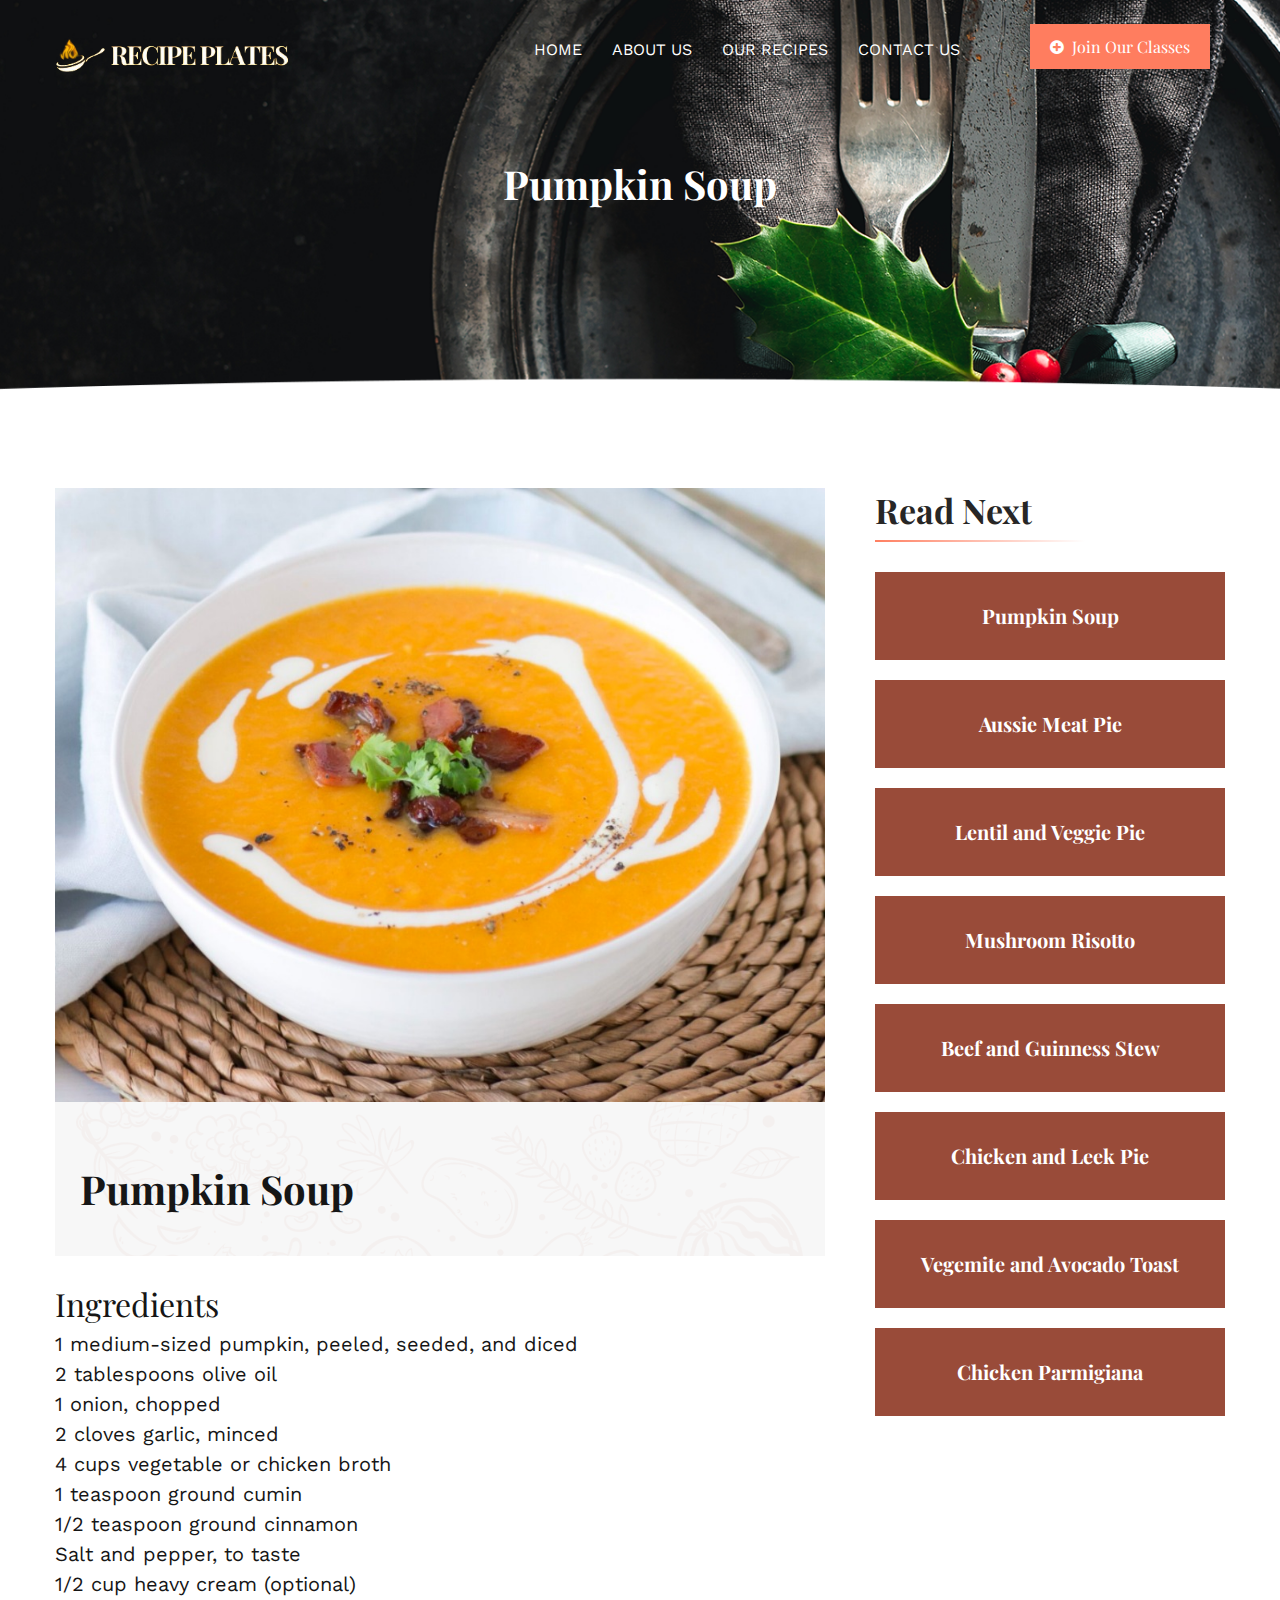
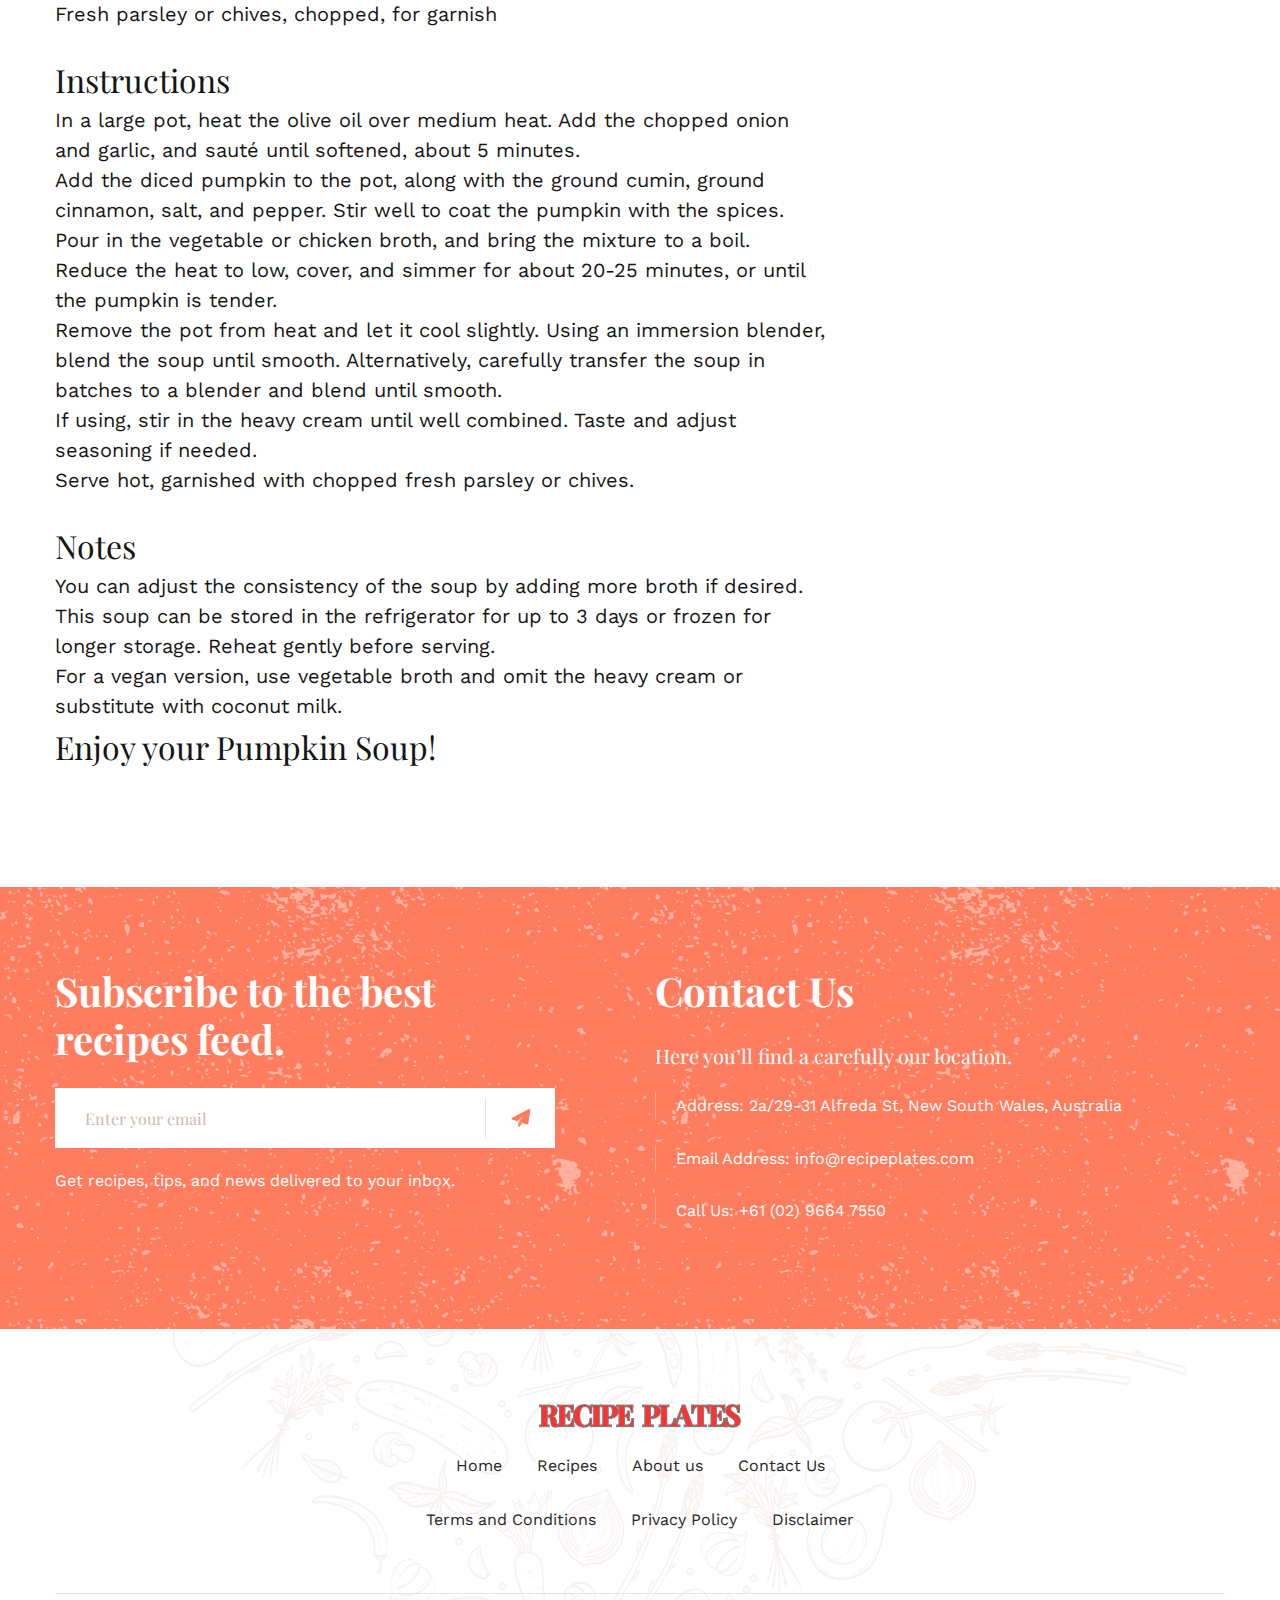
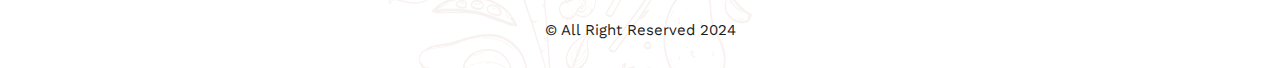
<file: pumpkin-soup.html>
<!DOCTYPE html>
<html>
<head>
<meta charset="utf-8">
<title>Pumpkin Soup - Recipe Plates</title>
<!-- Stylesheets -->
<link href="css/bootstrap.css" rel="stylesheet">
<link href="css/main.css" rel="stylesheet">
<link href="css/responsive.css" rel="stylesheet">

<link rel="shortcut icon" href="images/favicon.png" type="image/x-icon">
<link rel="icon" href="images/favicon.png" type="image/x-icon">

<!-- Responsive -->
<meta http-equiv="X-UA-Compatible" content="IE=edge">
<meta name="viewport" content="width=device-width, initial-scale=1.0, maximum-scale=1.0, user-scalable=0">
<meta name="description" content="Recipe Plates offers a wide variety of delicious and easy-to-follow recipes. From quick weeknight dinners to gourmet meals, find recipes that cater to all skill levels and dietary preferences. Join our community of food lovers today!">
    <meta name="keywords" content="recipes, cooking, food, gourmet, easy recipes, weeknight dinners, healthy meals, vegetarian recipes, dessert recipes, cooking tips">

<!--[if lt IE 9]><script src="https://cdnjs.cloudflare.com/ajax/libs/html5shiv/3.7.3/html5shiv.js"></script><![endif]-->
<!--[if lt IE 9]><script src="js/respond.js"></script><![endif]-->
<!-- Global site tag (gtag.js) - Google Ads: 10793544805 -->

</head>
<body>

<div class="page-wrapper">
 	
    <!-- Preloader -->
    <div class="preloader"></div>
 	
    <!-- Main Header-->
	<header class="main-header header-style-one">
    	
    	<!--Header-Upper-->
        <div class="header-upper">
        	<div class="auto-container">
            	<div class="clearfix">
                	
                	<div class="pull-left logo-box">
                    	<div class="logo"><a href="index.html"><img style="width:183px; margin:27px 0 0 0" src="images/logo.png" alt="" title=""></a></div>
                    </div>
					
                   	<div class="nav-outer clearfix">
						<!-- Mobile Navigation Toggler -->
                        <div class="mobile-nav-toggler"><span class="icon flaticon-menu"></span></div>
						<!-- Main Menu -->
						<nav class="main-menu navbar-expand-md">
							<div class="navbar-header">
								<button class="navbar-toggler" type="button" data-toggle="collapse" data-target="#navbarSupportedContent" aria-controls="navbarSupportedContent" aria-expanded="false" aria-label="Toggle navigation">
									<span class="icon-bar"></span>
									<span class="icon-bar"></span>
									<span class="icon-bar"></span>
								</button>
							</div>

							<div class="navbar-collapse show collapse clearfix" id="navbarSupportedContent">
								<ul class="navigation clearfix">
									<li class=""><a href="index.html">Home</a>
										
									</li>
									<li class=""><a href="about-us.html">About Us</a></li>
									<li class=""><a href="recipes.html">Our Recipes</a>
									</li>
									
									<li><a href="contact.html">Contact us</a></li>
								</ul>
							</div>
							
						</nav>
						
						<!-- Outer Box -->
						<div class="outer-box">
							<!-- Search Box -->
							
							<ul class="login-info">
								
								<li class="recipe"><a href="contact.html"><span class="fa fa-plus-circle"></span>&nbsp; Join Our Classes</a></li>
							</ul>
						</div>
						
					</div>
                   
                </div>
            </div>
        </div>
        <!--End Header Upper-->
        
		<!-- Mobile Menu  -->
        <div class="mobile-menu">
            <div class="menu-backdrop"></div>
            <div class="close-btn"><span class="icon fa fa-remove"></span></div>
            
            <nav class="menu-box">
                <div class="nav-logo"><a href="index.html"><img src="images/logo.png" alt="" title=""></a></div>
                <div class="menu-outer"><!--Here Menu Will Come Automatically Via Javascript / Same Menu as in Header--></div>
            </nav>
        </div><!-- End Mobile Menu -->
		
    </header>
    <!--End Main Header -->
	
	<!-- Page Title -->
    <section class="page-title" style="background-image:url(images/background/12.png)">
    	<div class="auto-container">
			<h1>Pumpkin Soup</h1>
        </div>
    </section>
    <!--End Page Title-->
	
	<!--Sidebar Page Container-->
    <div class="sidebar-page-container">
    	<div class="auto-container">
        	<div class="row clearfix">
				
				<!-- Content Side -->
                <div class="content-side col-lg-8 col-md-12 col-sm-12">
                	<div class="recipe-detail">
						<div class="inner-box">
							<div class="image">
								<img src="images/rec2.jpg" alt="" />
							</div>
							<div class="content" style="background-image:url(images/background/13.png)">
								
								
								<h2>Pumpkin Soup</h2>
								
								
							</div>
							<div class="text">
								<h2>Ingredients</h2>
									<ul>
										<li>1 medium-sized pumpkin, peeled, seeded, and diced</li>
										<li>2 tablespoons olive oil</li>
										<li>1 onion, chopped</li>
										<li>2 cloves garlic, minced</li>
										<li>4 cups vegetable or chicken broth</li>
										<li>1 teaspoon ground cumin</li>
										<li>1/2 teaspoon ground cinnamon</li>
										<li>Salt and pepper, to taste</li>
										<li>1/2 cup heavy cream (optional)</li>
										<li>Fresh parsley or chives, chopped, for garnish</li>
									</ul>
							</div>
							<div class="text">
								<h2>Instructions</h2>
									<ol>
										<li>In a large pot, heat the olive oil over medium heat. Add the chopped onion and garlic, and sauté until softened, about 5 minutes.</li>
										<li>Add the diced pumpkin to the pot, along with the ground cumin, ground cinnamon, salt, and pepper. Stir well to coat the pumpkin with the spices.</li>
										<li>Pour in the vegetable or chicken broth, and bring the mixture to a boil. Reduce the heat to low, cover, and simmer for about 20-25 minutes, or until the pumpkin is tender.</li>
										<li>Remove the pot from heat and let it cool slightly. Using an immersion blender, blend the soup until smooth. Alternatively, carefully transfer the soup in batches to a blender and blend until smooth.</li>
										<li>If using, stir in the heavy cream until well combined. Taste and adjust seasoning if needed.</li>
										<li>Serve hot, garnished with chopped fresh parsley or chives.</li>
									</ol>
							</div>
							<div class="text">
								<h2>Notes</h2>
    <ul>
        <li>You can adjust the consistency of the soup by adding more broth if desired.</li>
        <li>This soup can be stored in the refrigerator for up to 3 days or frozen for longer storage. Reheat gently before serving.</li>
        <li>For a vegan version, use vegetable broth and omit the heavy cream or substitute with coconut milk.</li>
    </ul>

    <h2>Enjoy your Pumpkin Soup!</h2>
							</div>
							
							
							
							
							
							
						</div>
					</div>
				</div>
				
				<!-- Sidebar Side -->
                <div class="sidebar-side col-lg-4 col-md-12 col-sm-12">
                	<aside class="sidebar">
						<div class="sidebar-inner">
							
							<!-- Next Post Widget -->
							<div class="sidebar-widget next-post-widget">
								<div class="sidebar-title">
									<h3>Read Next</h3>
								</div>
								<div class="widget-content">
									<div class="next-post">
										<div class="post-inner" style="background:#FF7D5F">
											<h4><a href="pumpkin-soup.html">Pumpkin Soup</a></h4>
										</div>
									</div>
									<div class="next-post">
										<div class="post-inner" style="background:#FF7D5F">
											<h4><a href="aussie-meat-pie.html">Aussie Meat Pie</a></h4>
										</div>
									</div>
									<div class="next-post">
										<div class="post-inner" style="background:#FF7D5F">
											<h4><a href="lentil-and-veggie-pie.html">Lentil and Veggie Pie</a></h4>
										</div>
									</div>
									<div class="next-post">
										<div class="post-inner" style="background:#FF7D5F">
											<h4><a href="mushroom-risotto.html">Mushroom Risotto</a></h4>
										</div>
									</div>
									<div class="next-post">
										<div class="post-inner" style="background:#FF7D5F">
											<h4><a href="beef-and-guinness-stew.html">Beef and Guinness Stew</a></h4>
										</div>
									</div>
									<div class="next-post">
										<div class="post-inner" style="background:#FF7D5F">
											<h4><a href="chicken-and-leek-pie.html">Chicken and Leek Pie</a></h4>
										</div>
									</div>
									<div class="next-post">
										<div class="post-inner" style="background:#FF7D5F">
											<h4><a href="vegemite-and-avocado-toast.html">Vegemite and Avocado Toast</a></h4>
										</div>
									</div>
									<div class="next-post">
										<div class="post-inner" style="background:#FF7D5F">
											<h4><a href="chicken-parmigiana.html">Chicken Parmigiana</a></h4>
										</div>
									</div>
								</div>
							</div>
							
							
							
						</div>
					</aside>
				</div>
				
			</div>
		</div>
	</div>
	
	<!-- Subscribe Section -->
	<section class="subscribe-section" style="background-image: url(images/background/9.png)">
		<div class="auto-container">
			<div class="row clearfix">
				
				<!-- Column -->
				<div class="column col-lg-6 col-md-12 col-sm-12">
					<h1>Subscribe to the best <br> recipes feed.</h1>
					<!-- Subscribe Form -->
					<div class="subscribe-form">
						<form method="post" action="#">
							<div class="form-group clearfix">
								<input type="email" name="email" value="" placeholder="Enter your email" required>
								<button type="submit" class="theme-btn send-btn flaticon-paper-plane-2"></button>
							</div>
						</form>
					</div>
					<div class="inbox">Get recipes, tips, and news delivered to your inbox.</div>
				</div>
				
				<!-- Column -->
				<div class="column col-lg-6 col-md-12 col-sm-12">
					<h1>Contact Us</h1>
					<div class="bold-text">Here you’ll find a carefully our location.</div>
					<ul class="subscribe-list">
						<li>Address: 2a/29-31 Alfreda St, New South Wales, Australia</li>
						<li>Email Address: <a style="color:#fff" href="mailto:info@recipeplates.com">info@recipeplates.com</a></li>
						<li>Call Us: <a style="color:#fff" href="tel:+61 (02) 9664 7550">+61 (02) 9664 7550</a></li>
					</ul>
				</div>
				
			</div>
		</div>
	</section>
	<!-- End Subscribe Section -->
	
	<!-- Instagram Section -->
	
	<!-- End Instagram Section -->
	
	<!-- Main Footer -->
    <footer class="main-footer" style="background-image:url(images/background/5.png)">
		<div class="auto-container">
			<div class="logo">
				<a href="index.html"><img style="width:203px;" src="images/footer-logo.png" alt="" /></a>
			</div>
			<ul class="footer-nav">
				<li><a href="index.html">Home</a></li>
				<li><a href="recipes.html">Recipes</a></li>
				<li><a href="about-us.html">About us</a></li>
				<li><a href="contact.html">Contact Us</a></li>
			</ul>
			<ul class="footer-nav">
				<li><a href="terms-and-condition.html">Terms and Conditions</a></li>
				<li><a href="privacy-policy.html">Privacy Policy</a></li>
				<li><a href="disclaimer.html">Disclaimer</a></li>
				
			</ul>
			<div class="copyright">&copy; All Right Reserved 2024</div>
		</div>
	</footer>
	
</div>
<!--End pagewrapper-->

<!--Scroll to top-->
<div class="scroll-to-top scroll-to-target" data-target="html"><span class="fa fa-arrow-circle-up"></span></div>

<script src="js/jquery.js"></script>
<script src="js/popper.min.js"></script>
<script src="js/bootstrap.min.js"></script>
<script src="js/jquery.mCustomScrollbar.concat.min.js"></script>
<script src="js/jquery.fancybox.js"></script>
<script src="js/appear.js"></script>
<script src="js/owl.js"></script>
<script src="js/wow.js"></script>
<script src="js/jquery-ui.js"></script>
<script src="js/script.js"></script>

</body>

<!-- Mirrored from gico.io/spcica/recipes-detail.html by HTTrack Website Copier/3.x [XR&CO'2014], Sat, 22 Jun 2024 11:46:14 GMT -->
</html>
</file>
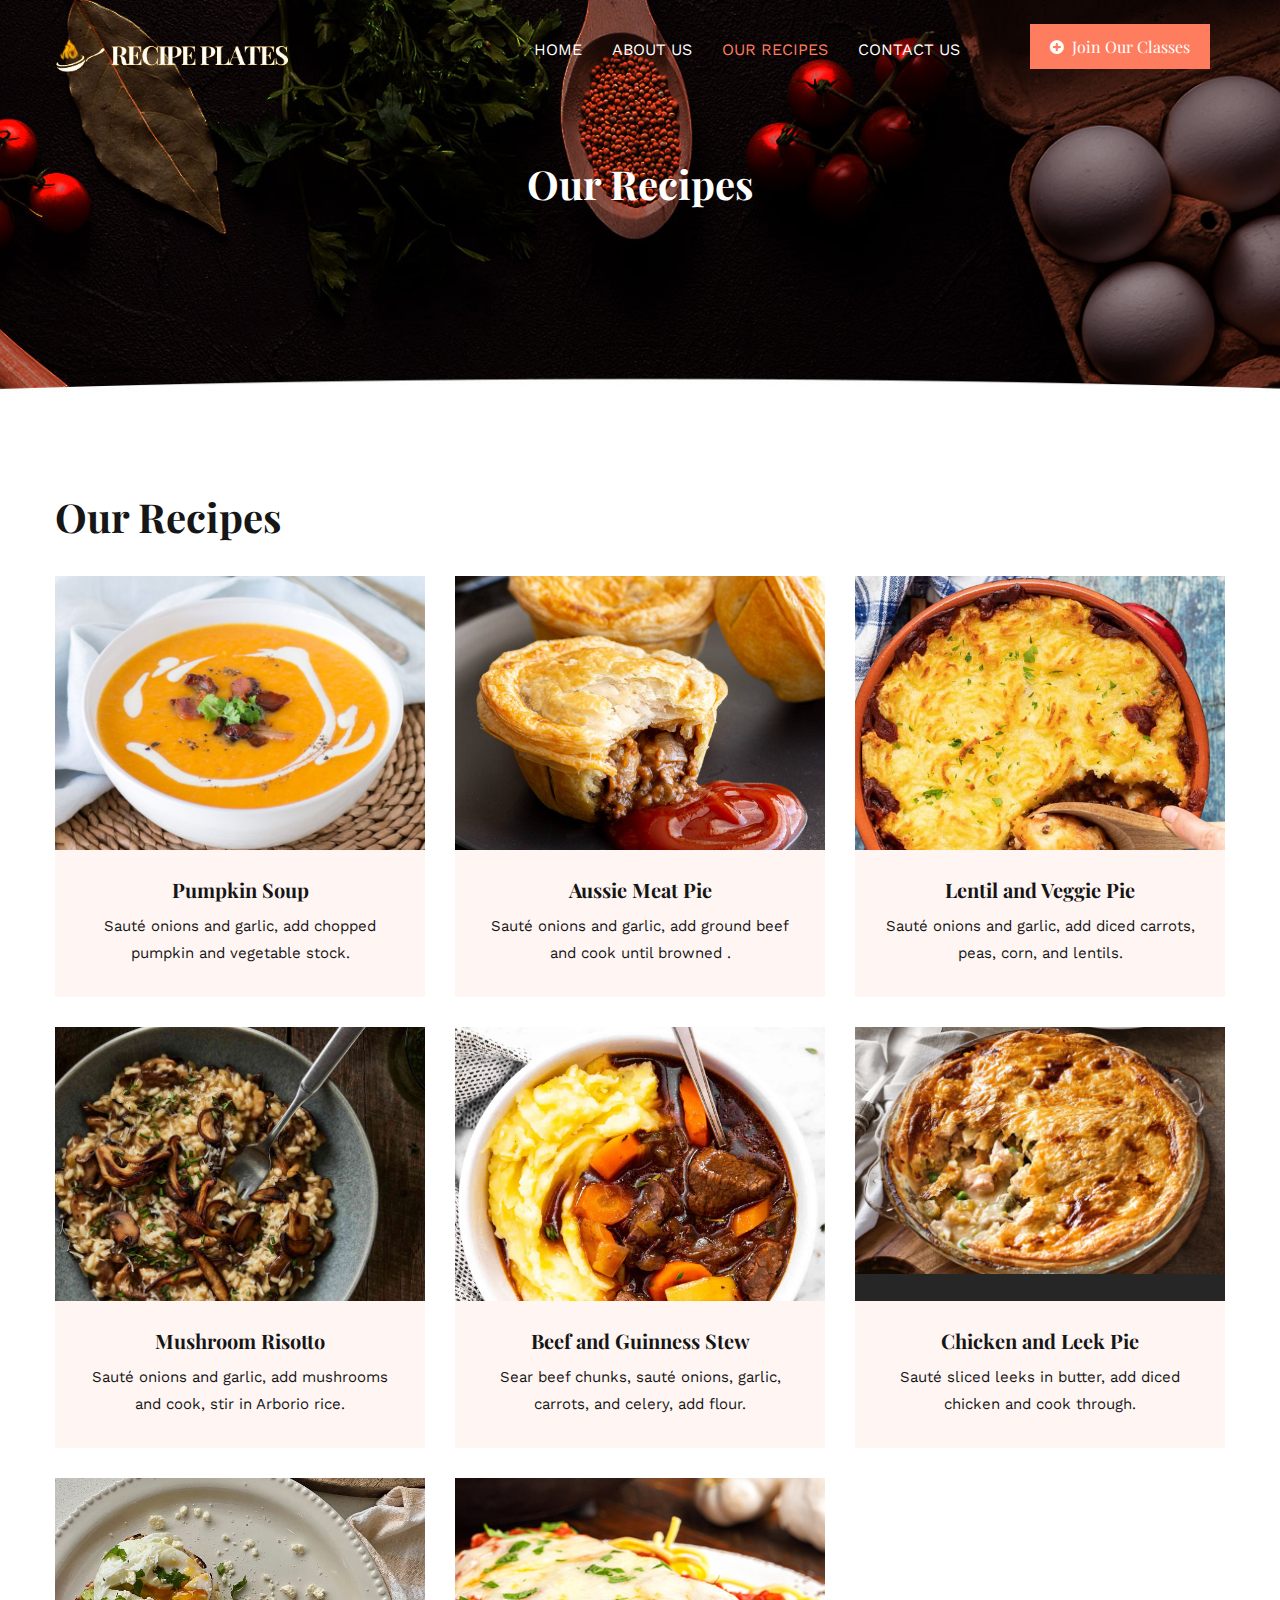
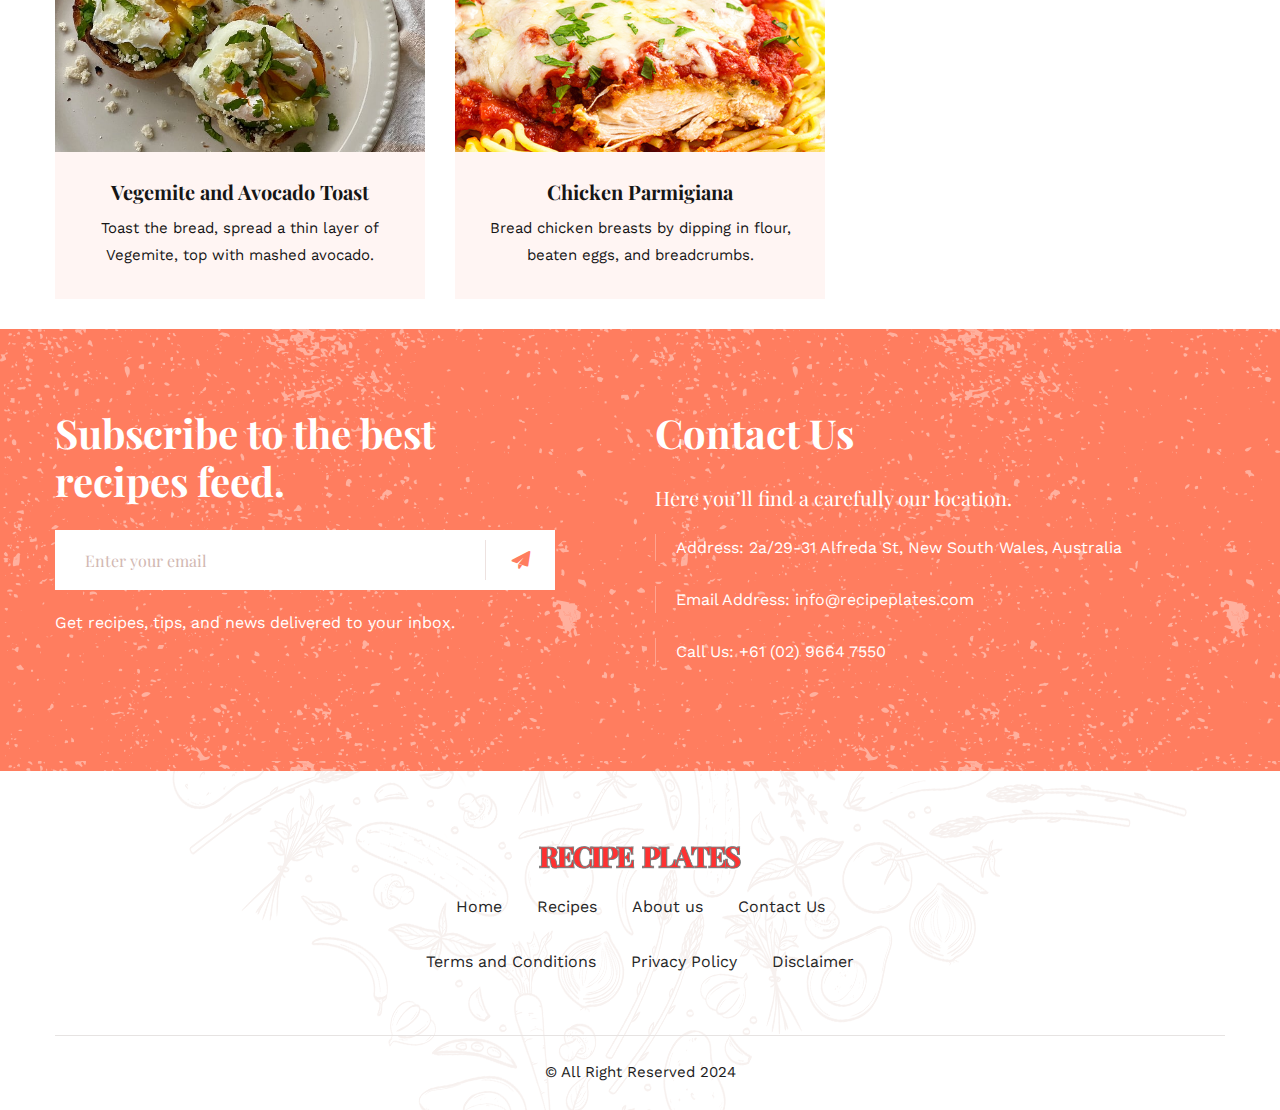
<file: recipes.html>
<!DOCTYPE html>
<html>
<head>
<meta charset="utf-8">
<title>Our Recipes - Recipe Plates</title>
<!-- Stylesheets -->
<link href="css/bootstrap.css" rel="stylesheet">
<link href="css/main.css" rel="stylesheet">
<link href="css/responsive.css" rel="stylesheet">

<link rel="shortcut icon" href="images/favicon.png" type="image/x-icon">
<link rel="icon" href="images/favicon.png" type="image/x-icon">

<!-- Responsive -->
<meta http-equiv="X-UA-Compatible" content="IE=edge">
<meta name="viewport" content="width=device-width, initial-scale=1.0, maximum-scale=1.0, user-scalable=0">
<meta name="description" content="Recipe Plates offers a wide variety of delicious and easy-to-follow recipes. From quick weeknight dinners to gourmet meals, find recipes that cater to all skill levels and dietary preferences. Join our community of food lovers today!">
    <meta name="keywords" content="recipes, cooking, food, gourmet, easy recipes, weeknight dinners, healthy meals, vegetarian recipes, dessert recipes, cooking tips">

<!--[if lt IE 9]><script src="https://cdnjs.cloudflare.com/ajax/libs/html5shiv/3.7.3/html5shiv.js"></script><![endif]-->
<!--[if lt IE 9]><script src="js/respond.js"></script><![endif]-->
<!-- Global site tag (gtag.js) - Google Ads: 10793544805 -->

</head>
<body>

<div class="page-wrapper">
 	
    <!-- Preloader -->
    <div class="preloader"></div>
 	
    <!-- Main Header-->
	<header class="main-header header-style-one">
    	
    	<!--Header-Upper-->
        <div class="header-upper">
        	<div class="auto-container">
            	<div class="clearfix">
                	
                	<div class="pull-left logo-box">
                    	<div class="logo"><a href="index.html"><img style="width:183px; margin:27px 0 0 0" src="images/logo.png" alt="" title=""></a></div>
                    </div>
					
                   	<div class="nav-outer clearfix">
						<!-- Mobile Navigation Toggler -->
                        <div class="mobile-nav-toggler"><span class="icon flaticon-menu"></span></div>
						<!-- Main Menu -->
						<nav class="main-menu navbar-expand-md">
							<div class="navbar-header">
								<button class="navbar-toggler" type="button" data-toggle="collapse" data-target="#navbarSupportedContent" aria-controls="navbarSupportedContent" aria-expanded="false" aria-label="Toggle navigation">
									<span class="icon-bar"></span>
									<span class="icon-bar"></span>
									<span class="icon-bar"></span>
								</button>
							</div>

							<div class="navbar-collapse show collapse clearfix" id="navbarSupportedContent">
								<ul class="navigation clearfix">
									<li class=""><a href="index.html">Home</a>
										
									</li>
									<li class=""><a href="about-us.html">About Us</a></li>
									<li class="current"><a href="recipes.html">Our Recipes</a>
									</li>
									
									<li><a href="contact.html">Contact us</a></li>
								</ul>
							</div>
							
						</nav>
						
						<!-- Outer Box -->
						<div class="outer-box">
							<!-- Search Box -->
							
							<ul class="login-info">
								
								<li class="recipe"><a href="contact.html"><span class="fa fa-plus-circle"></span>&nbsp; Join Our Classes</a></li>
							</ul>
						</div>
						
					</div>
                   
                </div>
            </div>
        </div>
        <!--End Header Upper-->
        
		<!-- Mobile Menu  -->
        <div class="mobile-menu">
            <div class="menu-backdrop"></div>
            <div class="close-btn"><span class="icon fa fa-remove"></span></div>
            
            <nav class="menu-box">
                <div class="nav-logo"><a href="index.html"><img src="images/logo.png" alt="" title=""></a></div>
                <div class="menu-outer"><!--Here Menu Will Come Automatically Via Javascript / Same Menu as in Header--></div>
            </nav>
        </div><!-- End Mobile Menu -->
		
    </header>
    <!--End Main Header -->
	
	<!--Page Title-->
    <section class="page-title" style="background-image:url(images/background/10.jpg)">
    	<div class="auto-container">
			<h1>Our Recipes</h1>
        </div>
    </section>
    <!--End Page Title-->
	
	<section class="trending-recipes-section style-two">
		<div class="auto-container">
			<!-- Sec Title -->
			<div class="sec-title">
				<div class="clearfix">
					<div class="pull-left">
						<h2>Our Recipes</h2>
						
					</div>
					<div class="pull-right">
						
					</div>
				</div>
			</div>
			
			<div class="row clearfix">
				
				<!-- Recipes Block -->
				<div class="recipes-block style-two col-lg-4 col-md-6 col-sm-12">
					<div class="inner-box">
						<div class="image">
							<a href="pumpkin-soup.html"><img src="images/rec2.jpg" alt="" /></a>
						</div>
						<div class="lower-content">
							
							
							<h4><a href="pumpkin-soup.html">Pumpkin Soup</a></h4>
							<div class="text">Sauté onions and garlic, add chopped pumpkin and vegetable stock.</div>
							
						</div>
					</div>
				</div>
				
				<!-- Recipes Block -->
				<div class="recipes-block style-two col-lg-4 col-md-6 col-sm-12">
					<div class="inner-box">
						<div class="image">
							<a href="aussie-meat-pie.html"><img src="images/rec3.jpg" alt="" /></a>
						</div>
						<div class="lower-content">
							
							
							<h4><a href="aussie-meat-pie.html">Aussie Meat Pie</a></h4>
							<div class="text">Sauté onions and garlic, add ground beef and cook until browned
								.</div>
							
						</div>
					</div>
				</div>
				
				<!-- Recipes Block -->
				<div class="recipes-block style-two col-lg-4 col-md-6 col-sm-12">
					<div class="inner-box">
						<div class="image">
							<a href="lentil-and-veggie-pie.html"><img src="images/rec6.jpg" alt="" /></a>
						</div>
						<div class="lower-content">
							
							
							<h4><a href="lentil-and-veggie-pie.html">Lentil and Veggie Pie</a></h4>
							<div class="text">Sauté onions and garlic, add diced carrots, peas, corn, and lentils.</div>
							
						</div>
					</div>
				</div>
				
				<!-- Recipes Block -->
				<div class="recipes-block style-two col-lg-4 col-md-6 col-sm-12">
					<div class="inner-box">
						<div class="image">
							<a href="mushroom-risotto.html"><img src="images/rec7.jpg" alt="" /></a>
						</div>
						<div class="lower-content">
							
							
							<h4><a href="mushroom-risotto.html">Mushroom Risotto</a></h4>
							<div class="text">Sauté onions and garlic, add mushrooms and cook, stir in Arborio rice.</div>
							
						</div>
					</div>
				</div>
				
				<!-- Recipes Block -->
				<div class="recipes-block style-two col-lg-4 col-md-6 col-sm-12">
					<div class="inner-box">
						<div class="image">
							<a href="beef-and-guinness-stew.html"><img src="images/rec8.jpg" alt="" /></a>
						</div>
						<div class="lower-content">
							
							
							<h4><a href="beef-and-guinness-stew.html">Beef and Guinness Stew</a></h4>
							<div class="text">Sear beef chunks, sauté onions, garlic, carrots, and celery, add flour.</div>
							
						</div>
					</div>
				</div>
				
				<!-- Recipes Block -->
				<div class="recipes-block style-two col-lg-4 col-md-6 col-sm-12">
					<div class="inner-box">
						<div class="image">
							<a href="chicken-and-leek-pie.html"><img src="images/rec9.jpeg" alt="" /></a>
						</div>
						<div class="lower-content">
							
							
							<h4><a href="chicken-and-leek-pie.html">Chicken and Leek Pie</a></h4>
							<div class="text">Sauté sliced leeks in butter, add diced chicken and cook through.</div>
							
						</div>
					</div>
				</div>
				<div class="recipes-block style-two col-lg-4 col-md-6 col-sm-12">
					<div class="inner-box">
						<div class="image">
							<a href="vegemite-and-avocado-toast.html"><img src="images/rec1.jpg" alt="" /></a>
						</div>
						<div class="lower-content">
							
							
							<h4><a href="vegemite-and-avocado-toast.html">Vegemite and Avocado Toast</a></h4>
							<div class="text">Toast the bread, spread a thin layer of Vegemite, top with mashed avocado.</div>
							
						</div>
					</div>
				</div>
				<div class="recipes-block style-two col-lg-4 col-md-6 col-sm-12">
					<div class="inner-box">
						<div class="image">
							<a href="chicken-parmigiana.html"><img src="images/rec5.jpg" alt="" /></a>
						</div>
						<div class="lower-content">
							
							
							<h4><a href="chicken-parmigiana.html">Chicken Parmigiana</a></h4>
							<div class="text">Bread chicken breasts by dipping in flour, beaten eggs, and breadcrumbs.</div>
							
						</div>
					</div>
				</div>
				
			</div>
			
		</div>
	</section>
	
	
	<!-- Subscribe Section -->
	<section class="subscribe-section" style="background-image: url(images/background/9.png)">
		<div class="auto-container">
			<div class="row clearfix">
				
				<!-- Column -->
				<div class="column col-lg-6 col-md-12 col-sm-12">
					<h1>Subscribe to the best <br> recipes feed.</h1>
					<!-- Subscribe Form -->
					<div class="subscribe-form">
						<form method="post" action="#">
							<div class="form-group clearfix">
								<input type="email" name="email" value="" placeholder="Enter your email" required>
								<button type="submit" class="theme-btn send-btn flaticon-paper-plane-2"></button>
							</div>
						</form>
					</div>
					<div class="inbox">Get recipes, tips, and news delivered to your inbox.</div>
				</div>
				
				<!-- Column -->
				<div class="column col-lg-6 col-md-12 col-sm-12">
					<h1>Contact Us</h1>
					<div class="bold-text">Here you’ll find a carefully our location.</div>
					<ul class="subscribe-list">
						<li>Address: 2a/29-31 Alfreda St, New South Wales, Australia</li>
						<li>Email Address: <a style="color:#fff" href="mailto:info@recipeplates.com">info@recipeplates.com</a></li>
						<li>Call Us: <a style="color:#fff" href="tel:+61 (02) 9664 7550">+61 (02) 9664 7550</a></li>
					</ul>
				</div>
				
			</div>
		</div>
	</section>
	<!-- End Subscribe Section -->
	
	<!-- Instagram Section -->
	
	<!-- End Instagram Section -->
	
	<!-- Main Footer -->
    <footer class="main-footer" style="background-image:url(images/background/5.png)">
		<div class="auto-container">
			<div class="logo">
				<a href="index.html"><img style="width:203px;" src="images/footer-logo.png" alt="" /></a>
			</div>
			<ul class="footer-nav">
				<li><a href="index.html">Home</a></li>
				<li><a href="recipes.html">Recipes</a></li>
				<li><a href="about-us.html">About us</a></li>
				<li><a href="contact.html">Contact Us</a></li>
			</ul>
			<ul class="footer-nav">
				<li><a href="terms-and-condition.html">Terms and Conditions</a></li>
				<li><a href="privacy-policy.html">Privacy Policy</a></li>
				<li><a href="disclaimer.html">Disclaimer</a></li>
				
			</ul>
			<div class="copyright">&copy; All Right Reserved 2024</div>
		</div>
	</footer>
	
</div>
<!--End pagewrapper-->

<!--Scroll to top-->
<div class="scroll-to-top scroll-to-target" data-target="html"><span class="fa fa-arrow-circle-up"></span></div>

<script src="js/jquery.js"></script>
<script src="js/popper.min.js"></script>
<script src="js/bootstrap.min.js"></script>
<script src="js/jquery.mCustomScrollbar.concat.min.js"></script>
<script src="js/jquery.fancybox.js"></script>
<script src="js/appear.js"></script>
<script src="js/owl.js"></script>
<script src="js/wow.js"></script>
<script src="js/jquery-ui.js"></script>
<script src="js/script.js"></script>

</body>


</html>
</file>
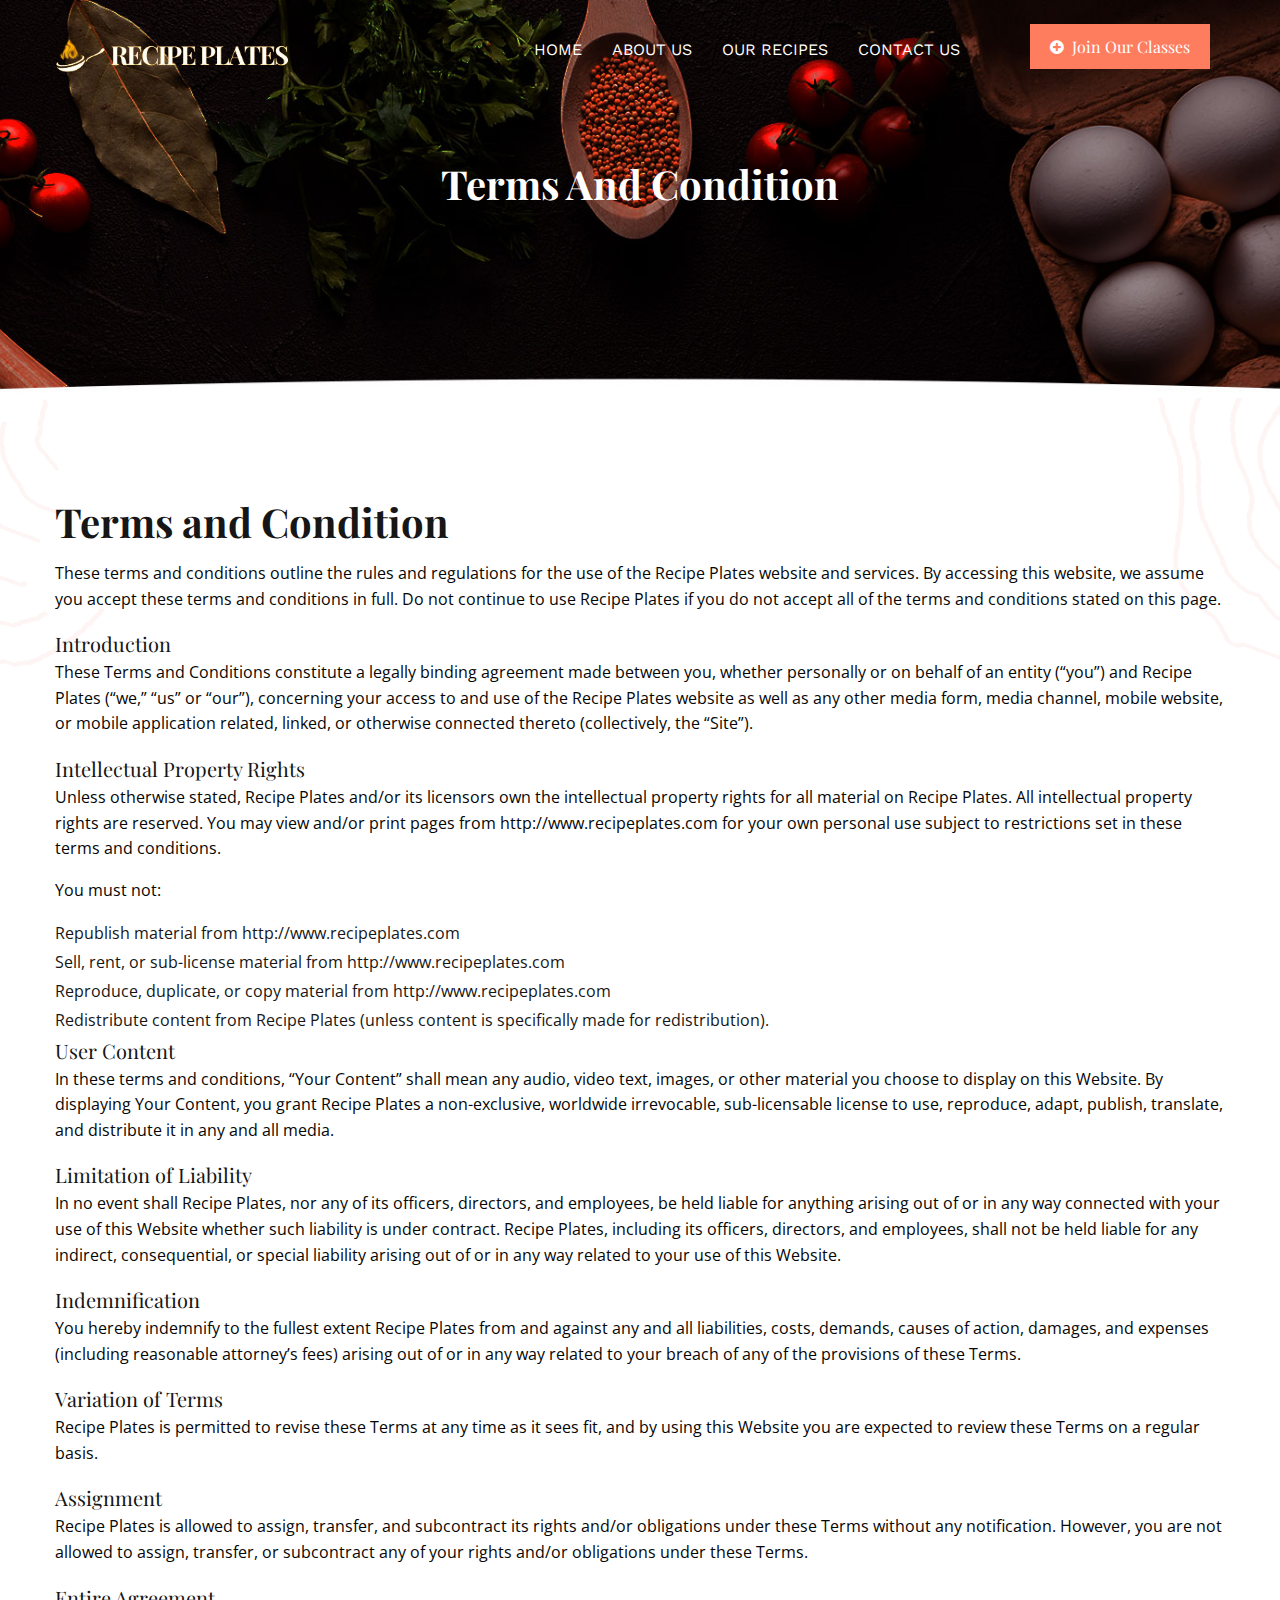
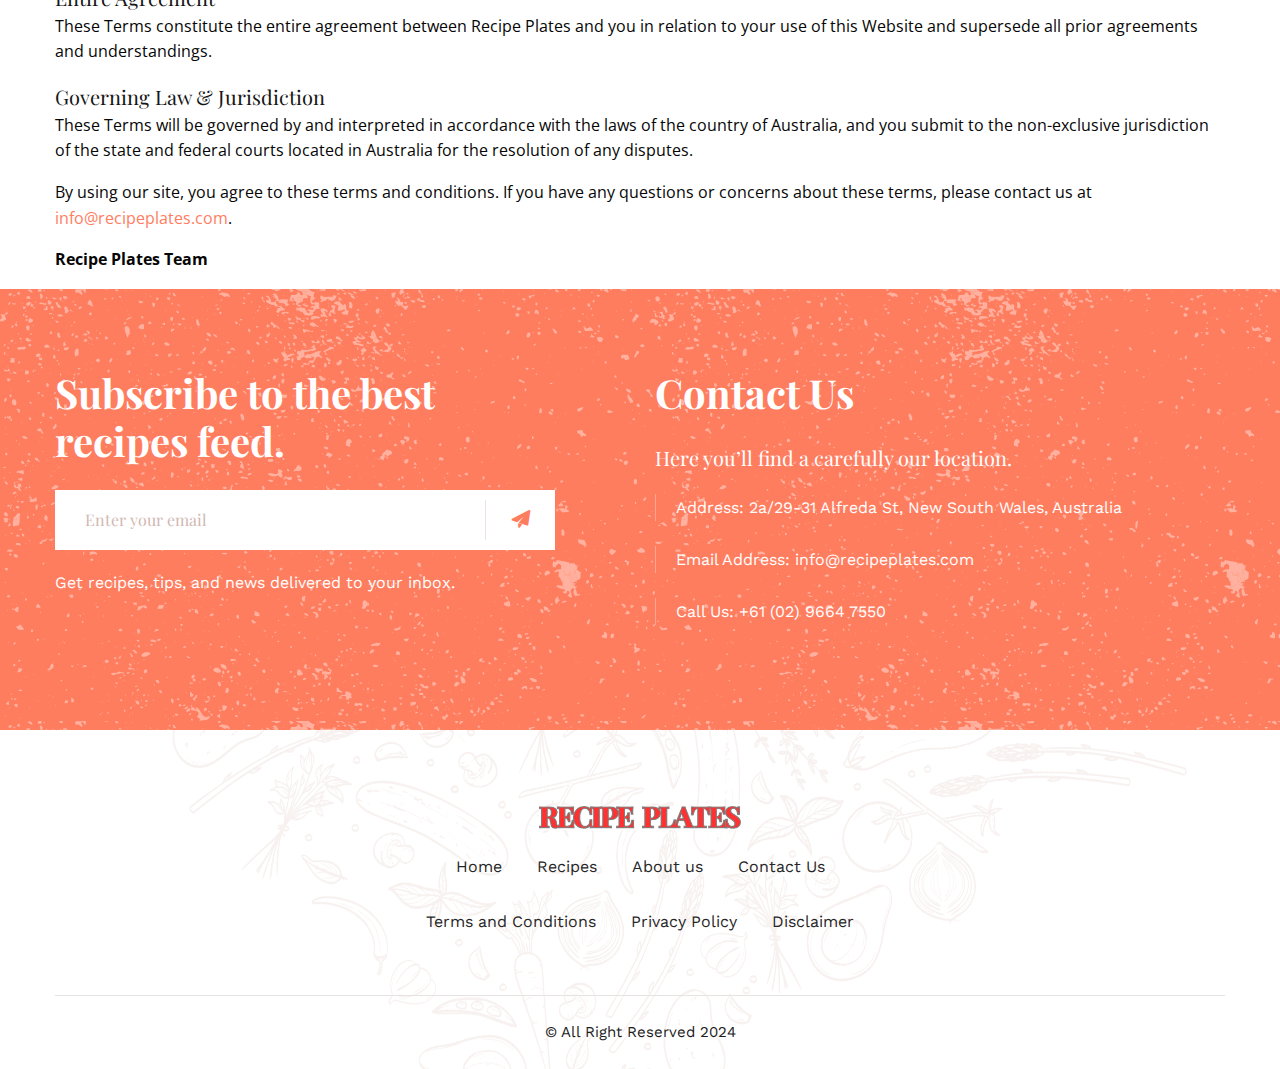
<file: terms-and-condition.html>
<!DOCTYPE html>
<html>
<head>
<meta charset="utf-8">
<title>Terms and Condition - Recipe Plates</title>
<!-- Stylesheets -->
<link href="css/bootstrap.css" rel="stylesheet">
<link href="css/main.css" rel="stylesheet">
<link href="css/responsive.css" rel="stylesheet">

<link rel="shortcut icon" href="images/favicon.png" type="image/x-icon">
<link rel="icon" href="images/favicon.png" type="image/x-icon">

<!-- Responsive -->
<meta http-equiv="X-UA-Compatible" content="IE=edge">
<meta name="viewport" content="width=device-width, initial-scale=1.0, maximum-scale=1.0, user-scalable=0">
<meta name="description" content="Recipe Plates offers a wide variety of delicious and easy-to-follow recipes. From quick weeknight dinners to gourmet meals, find recipes that cater to all skill levels and dietary preferences. Join our community of food lovers today!">
    <meta name="keywords" content="recipes, cooking, food, gourmet, easy recipes, weeknight dinners, healthy meals, vegetarian recipes, dessert recipes, cooking tips">

<!--[if lt IE 9]><script src="https://cdnjs.cloudflare.com/ajax/libs/html5shiv/3.7.3/html5shiv.js"></script><![endif]-->
<!--[if lt IE 9]><script src="js/respond.js"></script><![endif]-->
<!-- Global site tag (gtag.js) - Google Ads: 10793544805 -->

</head>
<body>

<div class="page-wrapper">
 	
    <!-- Preloader -->
    <div class="preloader"></div>
 	
    <!-- Main Header-->
	<header class="main-header header-style-one">
    	
    	<!--Header-Upper-->
        <div class="header-upper">
        	<div class="auto-container">
            	<div class="clearfix">
                	
                	<div class="pull-left logo-box">
                    	<div class="logo"><a href="index.html"><img style="width:183px; margin:27px 0 0 0" src="images/logo.png" alt="" title=""></a></div>
                    </div>
					
                   	<div class="nav-outer clearfix">
						<!-- Mobile Navigation Toggler -->
                        <div class="mobile-nav-toggler"><span class="icon flaticon-menu"></span></div>
						<!-- Main Menu -->
						<nav class="main-menu navbar-expand-md">
							<div class="navbar-header">
								<button class="navbar-toggler" type="button" data-toggle="collapse" data-target="#navbarSupportedContent" aria-controls="navbarSupportedContent" aria-expanded="false" aria-label="Toggle navigation">
									<span class="icon-bar"></span>
									<span class="icon-bar"></span>
									<span class="icon-bar"></span>
								</button>
							</div>

							<div class="navbar-collapse show collapse clearfix" id="navbarSupportedContent">
								<ul class="navigation clearfix">
									<li class=""><a href="index.html">Home</a>
										
									</li>
									<li class=""><a href="about-us.html">About Us</a></li>
									<li class=""><a href="recipes.html">Our Recipes</a>
									</li>
									
									<li><a href="contact.html">Contact us</a></li>
								</ul>
							</div>
							
						</nav>
						
						<!-- Outer Box -->
						<div class="outer-box">
							<!-- Search Box -->
							
							<ul class="login-info">
								
								<li class="recipe"><a href="contact.html"><span class="fa fa-plus-circle"></span>&nbsp; Join Our Classes</a></li>
							</ul>
						</div>
						
					</div>
                   
                </div>
            </div>
        </div>
        <!--End Header Upper-->
        
		<!-- Mobile Menu  -->
        <div class="mobile-menu">
            <div class="menu-backdrop"></div>
            <div class="close-btn"><span class="icon fa fa-remove"></span></div>
            
            <nav class="menu-box">
                <div class="nav-logo"><a href="index.html"><img src="images/logo.png" alt="" title=""></a></div>
                <div class="menu-outer"><!--Here Menu Will Come Automatically Via Javascript / Same Menu as in Header--></div>
            </nav>
        </div><!-- End Mobile Menu -->
		
    </header>
    <!--End Main Header -->
	
	<!--Page Title-->
    <section class="page-title" style="background-image:url(images/background/10.jpg)">
    	<div class="auto-container">
			<h1>Terms and Condition</h1>
        </div>
    </section>
    <!--End Page Title-->
	
	<!-- Product Form Section -->
	
	<!-- End Keyword Section -->
	
	<!-- About Section -->
	<section class="about-section">
		<div class="layer-one" style="background-image: url(images/resource/category-pattern-1.png)"></div>
		<div class="layer-two" style="background-image: url(images/resource/category-pattern-1.png)"></div>
		<div class="auto-container">
			<div class="row clearfix">
				
				
				<!-- Content Column -->
				<div class="content-column col-lg-12 col-md-12 col-sm-12">
					<div class="inner-column">
						<!-- Sec Title -->
						<div class="sec-title">
							
							<h2>Terms and Condition</h2>
							<div class="text">
							<p>These terms and conditions outline the rules and regulations for the use of the Recipe Plates website and services. By accessing this website, we assume you accept these terms and conditions in full. Do not continue to use Recipe Plates if you do not accept all of the terms and conditions stated on this page.</p>

    <h4>Introduction</h4>
    <p>These Terms and Conditions constitute a legally binding agreement made between you, whether personally or on behalf of an entity (“you”) and Recipe Plates (“we,” “us” or “our”), concerning your access to and use of the Recipe Plates website as well as any other media form, media channel, mobile website, or mobile application related, linked, or otherwise connected thereto (collectively, the “Site”).</p>

    <h4>Intellectual Property Rights</h4>
    <p>Unless otherwise stated, Recipe Plates and/or its licensors own the intellectual property rights for all material on Recipe Plates. All intellectual property rights are reserved. You may view and/or print pages from http://www.recipeplates.com for your own personal use subject to restrictions set in these terms and conditions.</p>
    <p>You must not:</p>
    <ul>
        <li>Republish material from http://www.recipeplates.com</li>
        <li>Sell, rent, or sub-license material from http://www.recipeplates.com</li>
        <li>Reproduce, duplicate, or copy material from http://www.recipeplates.com</li>
        <li>Redistribute content from Recipe Plates (unless content is specifically made for redistribution).</li>
    </ul>

    <h4>User Content</h4>
    <p>In these terms and conditions, “Your Content” shall mean any audio, video text, images, or other material you choose to display on this Website. By displaying Your Content, you grant Recipe Plates a non-exclusive, worldwide irrevocable, sub-licensable license to use, reproduce, adapt, publish, translate, and distribute it in any and all media.</p>

    <h4>Limitation of Liability</h4>
    <p>In no event shall Recipe Plates, nor any of its officers, directors, and employees, be held liable for anything arising out of or in any way connected with your use of this Website whether such liability is under contract. Recipe Plates, including its officers, directors, and employees, shall not be held liable for any indirect, consequential, or special liability arising out of or in any way related to your use of this Website.</p>

    <h4>Indemnification</h4>
    <p>You hereby indemnify to the fullest extent Recipe Plates from and against any and all liabilities, costs, demands, causes of action, damages, and expenses (including reasonable attorney’s fees) arising out of or in any way related to your breach of any of the provisions of these Terms.</p>

    <h4>Variation of Terms</h4>
    <p>Recipe Plates is permitted to revise these Terms at any time as it sees fit, and by using this Website you are expected to review these Terms on a regular basis.</p>

    <h4>Assignment</h4>
    <p>Recipe Plates is allowed to assign, transfer, and subcontract its rights and/or obligations under these Terms without any notification. However, you are not allowed to assign, transfer, or subcontract any of your rights and/or obligations under these Terms.</p>

    <h4>Entire Agreement</h4>
    <p>These Terms constitute the entire agreement between Recipe Plates and you in relation to your use of this Website and supersede all prior agreements and understandings.</p>

    <h4>Governing Law & Jurisdiction</h4>
    <p>These Terms will be governed by and interpreted in accordance with the laws of the country of Australia, and you submit to the non-exclusive jurisdiction of the state and federal courts located in Australia for the resolution of any disputes.</p>

    <p>By using our site, you agree to these terms and conditions. If you have any questions or concerns about these terms, please contact us at <a href="mailto:info@recipeplates.com">info@recipeplates.com</a>.</p>

    <p><strong>Recipe Plates Team</strong></p>
	</div>
						</div>
						
						
					</div>
				</div>
				
			</div>
		</div>
	</section>
	<!-- End About Section -->
	
	
	
	<!-- Subscribe Section -->
	<section class="subscribe-section" style="background-image: url(images/background/9.png)">
		<div class="auto-container">
			<div class="row clearfix">
				
				<!-- Column -->
				<div class="column col-lg-6 col-md-12 col-sm-12">
					<h1>Subscribe to the best <br> recipes feed.</h1>
					<!-- Subscribe Form -->
					<div class="subscribe-form">
						<form method="post" action="#">
							<div class="form-group clearfix">
								<input type="email" name="email" value="" placeholder="Enter your email" required>
								<button type="submit" class="theme-btn send-btn flaticon-paper-plane-2"></button>
							</div>
						</form>
					</div>
					<div class="inbox">Get recipes, tips, and news delivered to your inbox.</div>
				</div>
				
				<!-- Column -->
				<div class="column col-lg-6 col-md-12 col-sm-12">
					<h1>Contact Us</h1>
					<div class="bold-text">Here you’ll find a carefully our location.</div>
					<ul class="subscribe-list">
						<li>Address: 2a/29-31 Alfreda St, New South Wales, Australia</li>
						<li>Email Address: <a style="color:#fff" href="mailto:info@recipeplates.com">info@recipeplates.com</a></li>
						<li>Call Us: <a style="color:#fff" href="tel:+61 (02) 9664 7550">+61 (02) 9664 7550</a></li>
					</ul>
				</div>
				
			</div>
		</div>
	</section>
	<!-- End Subscribe Section -->
	
	<!-- Instagram Section -->
	
	<!-- End Instagram Section -->
	
	<!-- Main Footer -->
    <footer class="main-footer" style="background-image:url(images/background/5.png)">
		<div class="auto-container">
			<div class="logo">
				<a href="index.html"><img style="width:203px;" src="images/footer-logo.png" alt="" /></a>
			</div>
			<ul class="footer-nav">
				<li><a href="index.html">Home</a></li>
				<li><a href="recipes.html">Recipes</a></li>
				<li><a href="about-us.html">About us</a></li>
				<li><a href="contact.html">Contact Us</a></li>
			</ul>
			<ul class="footer-nav">
				<li><a href="terms-and-condition.html">Terms and Conditions</a></li>
				<li><a href="privacy-policy.html">Privacy Policy</a></li>
				<li><a href="disclaimer.html">Disclaimer</a></li>
				
			</ul>
			<div class="copyright">&copy; All Right Reserved 2024</div>
		</div>
	</footer>
	
</div>
<!--End pagewrapper-->

<!--Scroll to top-->
<div class="scroll-to-top scroll-to-target" data-target="html"><span class="fa fa-arrow-circle-up"></span></div>

<script src="js/jquery.js"></script>
<script src="js/popper.min.js"></script>
<script src="js/bootstrap.min.js"></script>
<script src="js/jquery.mCustomScrollbar.concat.min.js"></script>
<script src="js/jquery.fancybox.js"></script>
<script src="js/appear.js"></script>
<script src="js/owl.js"></script>
<script src="js/wow.js"></script>
<script src="js/jquery-ui.js"></script>
<script src="js/script.js"></script>

</body>


</html>
</file>
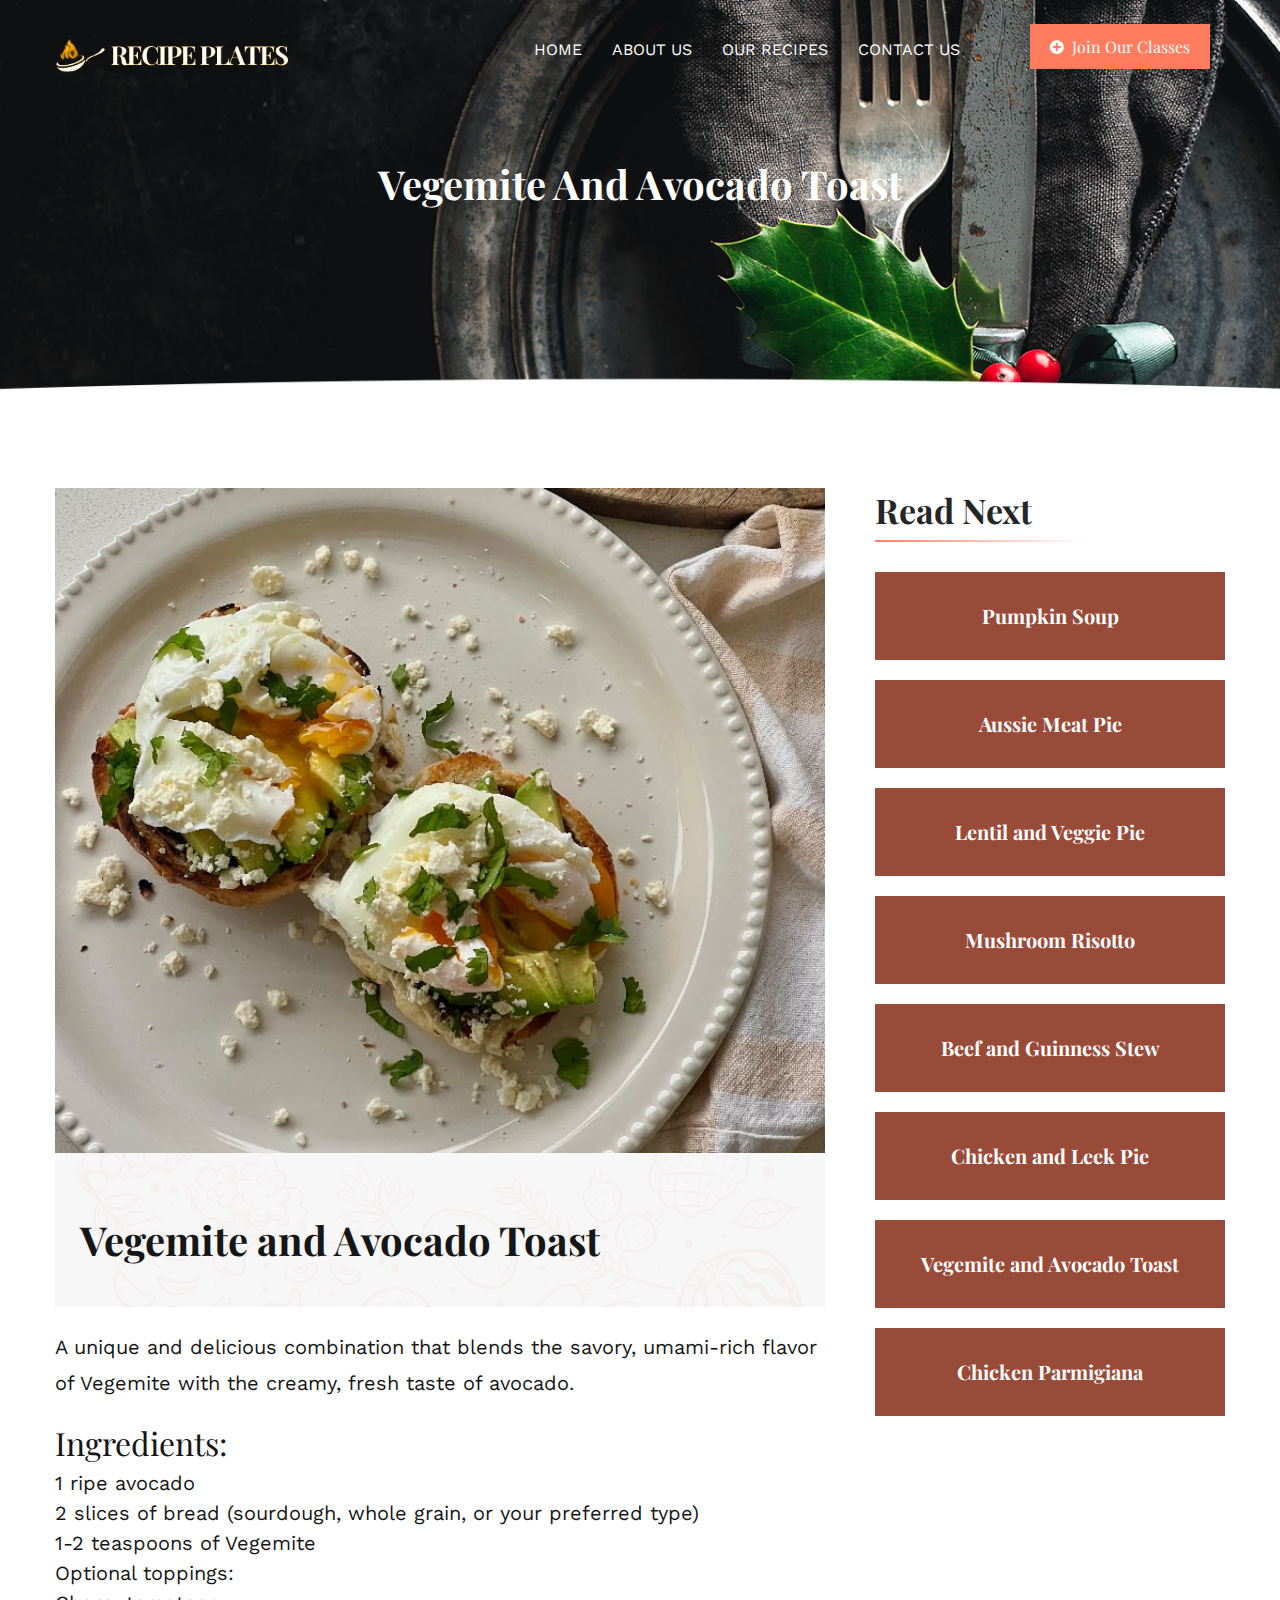
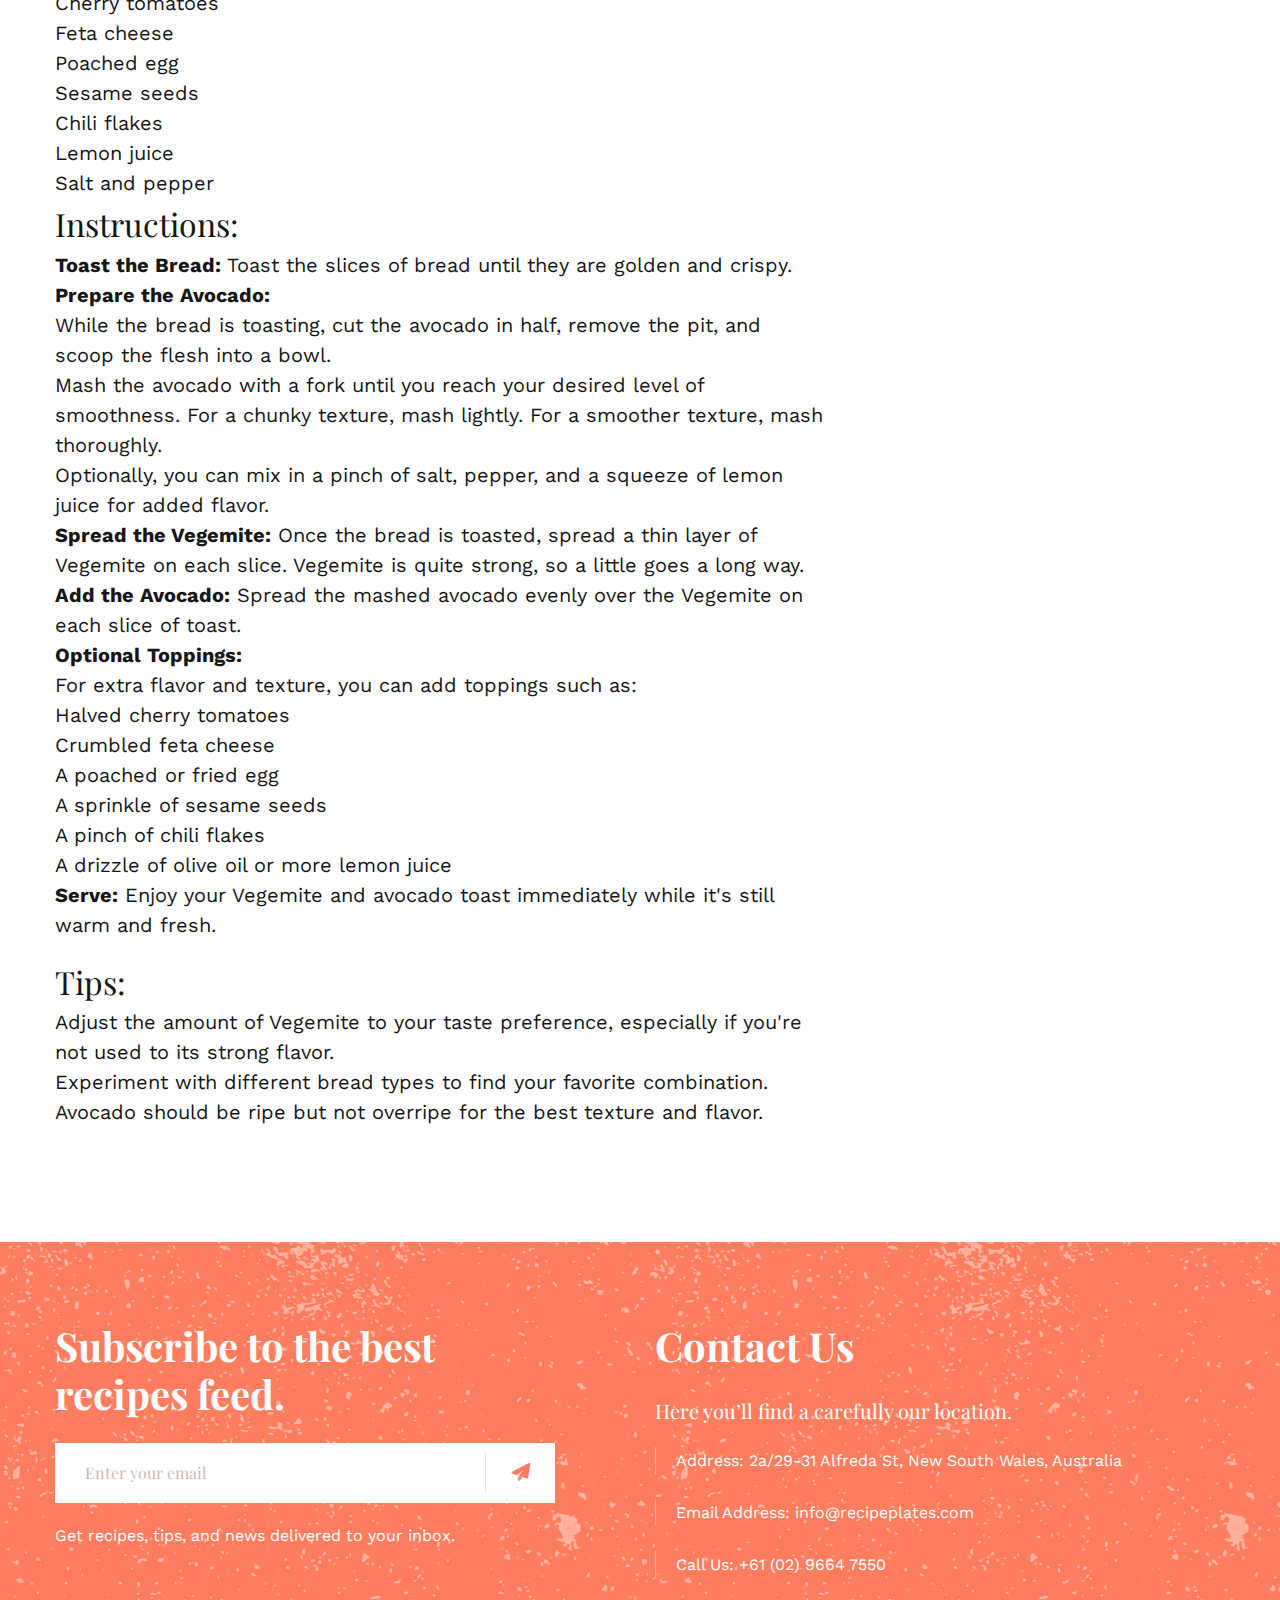
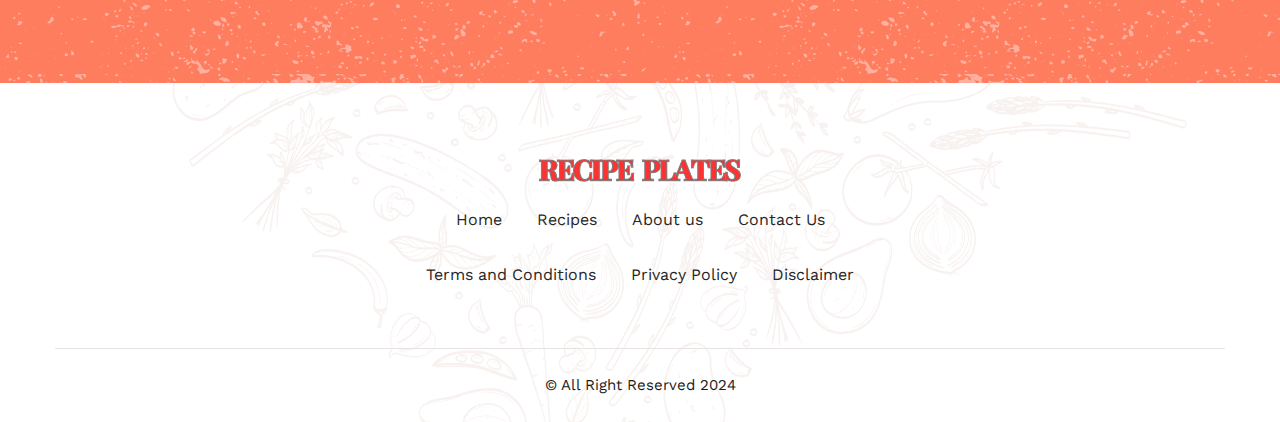
<file: vegemite-and-avocado-toast.html>
<!DOCTYPE html>
<html>
<head>
<meta charset="utf-8">
<title>Vegemite and Avocado Toast - Recipe Plates</title>
<!-- Stylesheets -->
<link href="css/bootstrap.css" rel="stylesheet">
<link href="css/main.css" rel="stylesheet">
<link href="css/responsive.css" rel="stylesheet">

<link rel="shortcut icon" href="images/favicon.png" type="image/x-icon">
<link rel="icon" href="images/favicon.png" type="image/x-icon">

<!-- Responsive -->
<meta http-equiv="X-UA-Compatible" content="IE=edge">
<meta name="viewport" content="width=device-width, initial-scale=1.0, maximum-scale=1.0, user-scalable=0">
<meta name="description" content="Recipe Plates offers a wide variety of delicious and easy-to-follow recipes. From quick weeknight dinners to gourmet meals, find recipes that cater to all skill levels and dietary preferences. Join our community of food lovers today!">
    <meta name="keywords" content="recipes, cooking, food, gourmet, easy recipes, weeknight dinners, healthy meals, vegetarian recipes, dessert recipes, cooking tips">

<!--[if lt IE 9]><script src="https://cdnjs.cloudflare.com/ajax/libs/html5shiv/3.7.3/html5shiv.js"></script><![endif]-->
<!--[if lt IE 9]><script src="js/respond.js"></script><![endif]-->
<!-- Global site tag (gtag.js) - Google Ads: 10793544805 -->

</head>
<body>

<div class="page-wrapper">
 	
    <!-- Preloader -->
    <div class="preloader"></div>
 	
    <!-- Main Header-->
	<header class="main-header header-style-one">
    	
    	<!--Header-Upper-->
        <div class="header-upper">
        	<div class="auto-container">
            	<div class="clearfix">
                	
                	<div class="pull-left logo-box">
                    	<div class="logo"><a href="index.html"><img style="width:183px; margin:27px 0 0 0" src="images/logo.png" alt="" title=""></a></div>
                    </div>
					
                   	<div class="nav-outer clearfix">
						<!-- Mobile Navigation Toggler -->
                        <div class="mobile-nav-toggler"><span class="icon flaticon-menu"></span></div>
						<!-- Main Menu -->
						<nav class="main-menu navbar-expand-md">
							<div class="navbar-header">
								<button class="navbar-toggler" type="button" data-toggle="collapse" data-target="#navbarSupportedContent" aria-controls="navbarSupportedContent" aria-expanded="false" aria-label="Toggle navigation">
									<span class="icon-bar"></span>
									<span class="icon-bar"></span>
									<span class="icon-bar"></span>
								</button>
							</div>

							<div class="navbar-collapse show collapse clearfix" id="navbarSupportedContent">
								<ul class="navigation clearfix">
									<li class=""><a href="index.html">Home</a>
										
									</li>
									<li class=""><a href="about-us.html">About Us</a></li>
									<li class=""><a href="recipes.html">Our Recipes</a>
									</li>
									
									<li><a href="contact.html">Contact us</a></li>
								</ul>
							</div>
							
						</nav>
						
						<!-- Outer Box -->
						<div class="outer-box">
							<!-- Search Box -->
							
							<ul class="login-info">
								
								<li class="recipe"><a href="contact.html"><span class="fa fa-plus-circle"></span>&nbsp; Join Our Classes</a></li>
							</ul>
						</div>
						
					</div>
                   
                </div>
            </div>
        </div>
        <!--End Header Upper-->
        
		<!-- Mobile Menu  -->
        <div class="mobile-menu">
            <div class="menu-backdrop"></div>
            <div class="close-btn"><span class="icon fa fa-remove"></span></div>
            
            <nav class="menu-box">
                <div class="nav-logo"><a href="index.html"><img src="images/logo.png" alt="" title=""></a></div>
                <div class="menu-outer"><!--Here Menu Will Come Automatically Via Javascript / Same Menu as in Header--></div>
            </nav>
        </div><!-- End Mobile Menu -->
		
    </header>
    <!--End Main Header -->
	
	<!-- Page Title -->
    <section class="page-title" style="background-image:url(images/background/12.png)">
    	<div class="auto-container">
			<h1>Vegemite and Avocado Toast</h1>
        </div>
    </section>
    <!--End Page Title-->
	
	<!--Sidebar Page Container-->
    <div class="sidebar-page-container">
    	<div class="auto-container">
        	<div class="row clearfix">
				
				<!-- Content Side -->
                <div class="content-side col-lg-8 col-md-12 col-sm-12">
                	<div class="recipe-detail">
						<div class="inner-box">
							<div class="image">
								<img src="images/rec1.jpg" alt="" />
							</div>
							<div class="content" style="background-image:url(images/background/13.png)">
								
								
								<h2>Vegemite and Avocado Toast</h2>
								
								
							</div>
							<div class="text">
								<p>A unique and delicious combination that blends the savory, umami-rich flavor of Vegemite with the creamy, fresh taste of avocado.</p>
        
        <h2>Ingredients:</h2>
        <ul>
            <li>1 ripe avocado</li>
            <li>2 slices of bread (sourdough, whole grain, or your preferred type)</li>
            <li>1-2 teaspoons of Vegemite</li>
            <li>Optional toppings:</li>
            <ul>
                <li>Cherry tomatoes</li>
                <li>Feta cheese</li>
                <li>Poached egg</li>
                <li>Sesame seeds</li>
                <li>Chili flakes</li>
                <li>Lemon juice</li>
                <li>Salt and pepper</li>
            </ul>
        </ul>

        <h2>Instructions:</h2>
        <ol>
            <li><strong>Toast the Bread:</strong> Toast the slices of bread until they are golden and crispy.</li>
            <li><strong>Prepare the Avocado:</strong>
                <ul>
                    <li>While the bread is toasting, cut the avocado in half, remove the pit, and scoop the flesh into a bowl.</li>
                    <li>Mash the avocado with a fork until you reach your desired level of smoothness. For a chunky texture, mash lightly. For a smoother texture, mash thoroughly.</li>
                    <li>Optionally, you can mix in a pinch of salt, pepper, and a squeeze of lemon juice for added flavor.</li>
                </ul>
            </li>
            <li><strong>Spread the Vegemite:</strong> Once the bread is toasted, spread a thin layer of Vegemite on each slice. Vegemite is quite strong, so a little goes a long way.</li>
            <li><strong>Add the Avocado:</strong> Spread the mashed avocado evenly over the Vegemite on each slice of toast.</li>
            <li><strong>Optional Toppings:</strong>
                <ul>
                    <li>For extra flavor and texture, you can add toppings such as:</li>
                    <li>Halved cherry tomatoes</li>
                    <li>Crumbled feta cheese</li>
                    <li>A poached or fried egg</li>
                    <li>A sprinkle of sesame seeds</li>
                    <li>A pinch of chili flakes</li>
                    <li>A drizzle of olive oil or more lemon juice</li>
                </ul>
            </li>
            <li><strong>Serve:</strong> Enjoy your Vegemite and avocado toast immediately while it's still warm and fresh.</li>
        </ol>

        <h2>Tips:</h2>
        <ul>
            <li>Adjust the amount of Vegemite to your taste preference, especially if you're not used to its strong flavor.</li>
            <li>Experiment with different bread types to find your favorite combination.</li>
            <li>Avocado should be ripe but not overripe for the best texture and flavor.</li>
        </ul>
							</div>
							
							
							
							
							
							
						</div>
					</div>
				</div>
				
				<!-- Sidebar Side -->
                <div class="sidebar-side col-lg-4 col-md-12 col-sm-12">
                	<aside class="sidebar">
						<div class="sidebar-inner">
							
							<!-- Next Post Widget -->
							<div class="sidebar-widget next-post-widget">
								<div class="sidebar-title">
									<h3>Read Next</h3>
								</div>
								<div class="widget-content">
									<div class="next-post">
										<div class="post-inner" style="background:#FF7D5F">
											<h4><a href="pumpkin-soup.html">Pumpkin Soup</a></h4>
										</div>
									</div>
									<div class="next-post">
										<div class="post-inner" style="background:#FF7D5F">
											<h4><a href="aussie-meat-pie.html">Aussie Meat Pie</a></h4>
										</div>
									</div>
									<div class="next-post">
										<div class="post-inner" style="background:#FF7D5F">
											<h4><a href="lentil-and-veggie-pie.html">Lentil and Veggie Pie</a></h4>
										</div>
									</div>
									<div class="next-post">
										<div class="post-inner" style="background:#FF7D5F">
											<h4><a href="mushroom-risotto.html">Mushroom Risotto</a></h4>
										</div>
									</div>
									<div class="next-post">
										<div class="post-inner" style="background:#FF7D5F">
											<h4><a href="beef-and-guinness-stew.html">Beef and Guinness Stew</a></h4>
										</div>
									</div>
									<div class="next-post">
										<div class="post-inner" style="background:#FF7D5F">
											<h4><a href="chicken-and-leek-pie.html">Chicken and Leek Pie</a></h4>
										</div>
									</div>
									<div class="next-post">
										<div class="post-inner" style="background:#FF7D5F">
											<h4><a href="vegemite-and-avocado-toast.html">Vegemite and Avocado Toast</a></h4>
										</div>
									</div>
									<div class="next-post">
										<div class="post-inner" style="background:#FF7D5F">
											<h4><a href="chicken-parmigiana.html">Chicken Parmigiana</a></h4>
										</div>
									</div>
								</div>
							</div>
							
							
							
						</div>
					</aside>
				</div>
				
			</div>
		</div>
	</div>
	
	<!-- Subscribe Section -->
	<section class="subscribe-section" style="background-image: url(images/background/9.png)">
		<div class="auto-container">
			<div class="row clearfix">
				
				<!-- Column -->
				<div class="column col-lg-6 col-md-12 col-sm-12">
					<h1>Subscribe to the best <br> recipes feed.</h1>
					<!-- Subscribe Form -->
					<div class="subscribe-form">
						<form method="post" action="#">
							<div class="form-group clearfix">
								<input type="email" name="email" value="" placeholder="Enter your email" required>
								<button type="submit" class="theme-btn send-btn flaticon-paper-plane-2"></button>
							</div>
						</form>
					</div>
					<div class="inbox">Get recipes, tips, and news delivered to your inbox.</div>
				</div>
				
				<!-- Column -->
				<div class="column col-lg-6 col-md-12 col-sm-12">
					<h1>Contact Us</h1>
					<div class="bold-text">Here you’ll find a carefully our location.</div>
					<ul class="subscribe-list">
						<li>Address: 2a/29-31 Alfreda St, New South Wales, Australia</li>
						<li>Email Address: <a style="color:#fff" href="mailto:info@recipeplates.com">info@recipeplates.com</a></li>
						<li>Call Us: <a style="color:#fff" href="tel:+61 (02) 9664 7550">+61 (02) 9664 7550</a></li>
					</ul>
				</div>
				
			</div>
		</div>
	</section>
	<!-- End Subscribe Section -->
	
	<!-- Instagram Section -->
	
	<!-- End Instagram Section -->
	
	<!-- Main Footer -->
    <footer class="main-footer" style="background-image:url(images/background/5.png)">
		<div class="auto-container">
			<div class="logo">
				<a href="index.html"><img style="width:203px;" src="images/footer-logo.png" alt="" /></a>
			</div>
			<ul class="footer-nav">
				<li><a href="index.html">Home</a></li>
				<li><a href="recipes.html">Recipes</a></li>
				<li><a href="about-us.html">About us</a></li>
				<li><a href="contact.html">Contact Us</a></li>
			</ul>
			<ul class="footer-nav">
				<li><a href="terms-and-condition.html">Terms and Conditions</a></li>
				<li><a href="privacy-policy.html">Privacy Policy</a></li>
				<li><a href="disclaimer.html">Disclaimer</a></li>
				
			</ul>
			<div class="copyright">&copy; All Right Reserved 2024</div>
		</div>
	</footer>
	
</div>
<!--End pagewrapper-->

<!--Scroll to top-->
<div class="scroll-to-top scroll-to-target" data-target="html"><span class="fa fa-arrow-circle-up"></span></div>

<script src="js/jquery.js"></script>
<script src="js/popper.min.js"></script>
<script src="js/bootstrap.min.js"></script>
<script src="js/jquery.mCustomScrollbar.concat.min.js"></script>
<script src="js/jquery.fancybox.js"></script>
<script src="js/appear.js"></script>
<script src="js/owl.js"></script>
<script src="js/wow.js"></script>
<script src="js/jquery-ui.js"></script>
<script src="js/script.js"></script>

</body>

<!-- Mirrored from gico.io/spcica/recipes-detail.html by HTTrack Website Copier/3.x [XR&CO'2014], Sat, 22 Jun 2024 11:46:14 GMT -->
</html>
</file>
<file: css/responsive.css>
/* Spcica HTML Template*/

@media only screen and (max-width: 1140px){
	
	.main-header{
		margin:0px !important;
	}
	
	.sidebar-page-container .sidebar-side .sidebar{
		padding-left:0px;
	}
	
	.main-menu .navigation > li{
		margin-left:0px;
	}
	
	.main-header .info-box strong{
		font-size:13px;
	}
	
	.main-header .header-upper .submit-add,
	.main-header .header-upper .social-box,
	.main-header .header-upper .button-box{
		display:none;
	}
	
	.main-header .outer-box .buttons-box .theme-btn{
		font-size:16px;
	}
	
	.main-header .outer-box .option-box > li{
		margin-left:15px;
	}
	
	.main-header .nav-outer{
		padding-top:0px;
	}
	
	.main-menu .navigation > li{
		margin-right:25px;
	}
	
	.main-header .header-upper .outer-box{
		margin-left:20px;
	}
	
	.trending-section .content-column .inner-column{
		padding:0px;
	}
	
	.popular-recipes-section .outer-container{
		padding:0px 15px;
	}
	
	.categories-section .owl-nav,
	.call-to-action-section .sec-title h2 br,
	.recipes-block .inner-box .lower-content h4 a br{
		display:none;
	}
	
	.trending-section.style-two .content-column .inner-column{
		padding-left:0px;
	}
	
	.banner-section-two .owl-dots{
		left:0%;
		text-align:center;
	}
	
	.recipe-detail .inner-box .content h2{
		font-size:32px;
	}
	
	.register-container .form-column .inner-column{
		padding:30px 15px 0px;
	}
	
}

@media only screen and (min-width: 768px){
	.main-menu .navigation > li > ul,
	.main-menu .navigation > li > ul > li > ul{
		display:block !important;
		visibility:hidden;
		opacity:0;
	}
}

@media only screen and (max-width: 1023px){
	
	.main-header .sticky-header .pull-right{
		width:100%;
	}
	
	.main-header .main-box .logo-box {
		position:relative;
		left:0px;
		top:0px;
		right:0px;
		bottom:0px;
		margin:0px;
		text-align:left;
	}
	
	.banner-section-two{
		padding-top:120px;
	}
	
	.page-title{
		padding:260px 0px 190px;
	}
	
	.fixed-header .header-upper .logo-box{
		
	}
	
	.main-header .nav-outer{
		width:100%;
	}
	
	.main-header,
	.main-header.fixed-header{
		background-color:#222222;
	}
	
	.main-header .header-upper .outer-box .search-box-outer{
		margin-right:20px;
	}
	
	.header-style-two .header-lower .outer-box .number,
	.main-header .header-upper .outer-box .language-list{
		display:none;
	}
	
	.header-style-two{
		background-color:#ffffff;
	}
	
	.main-menu .navigation > li > a{
		font-size:14px;
	}
	
	.main-header .options-box{
		margin-top:0px;
		position:absolute;
		left:0px;
		top:25px;
		z-index:12;
		display:none;
		right:auto;
	}
	
	.main-header .header-upper .upper-right{
		padding-top:0px;
		width:100%;
		text-align:center;
	}
	
	.main-menu .navigation > li{
		margin-right:25px;
	}
	
	.main-header .header-upper .outer-container{
		padding:0px 15px;
	}
	
	.main-header .header-upper .support-box{
		margin-top:10px;
	}
	
	.main-header .nav-outer,
	.main-header.header-style-one .main-menu,
	.main-header.header-style-two .main-menu{
		position:relative;
	}
	
	.main-header.header-style-one .nav-outer,
	.main-header.header-style-two .nav-outer,
	.main-header.header-style-one .main-menu .navigation > li,
	.main-header.header-style-two .main-menu .navigation > li{
		float:left;
	}
	
	.main-header.fixed-header .main-menu .navigation > li > a,
	.main-menu .navigation > li > a{
		padding:0px 0px 20px;
	}
	
	.main-header .header-upper .outer-box{
		padding:0px 0px 37px;
	}
	
	.main-header.header-style-two .header-upper .outer-box{
		padding:37px 0px 37px;
	}
	
	.main-header.header-style-two .main-menu .navigation > li > a{
		padding:20px 0px;
	}
	
	.main-header .header-upper .outer-box .login-info li:first-child,
	.main-header .header-upper .outer-box .search-box-outer{
		display:none;
	}
	
	.category-block .inner-box .lower-content .text br,
	.banner-section .banner-carousel .content-box .text br{
		display:none;
	}
	
	.product-form-section .inner-container{
		padding:35px 30px 5px;
	}
	
	.product-form-section .form-group .search-btn{
		border-radius:0px;
	}
	
	.categories-tab .product-tab-btns .p-tab-btn{
		width:28%;
	}
	
	.subscribe-form{
		max-width:100%;
	}
	
	.treats-section .sec-title .pull-right,
	.trending-recipes-section .sec-title .pull-right,
	.popular-recipes-section .sec-title .pull-right{
		width:100%;
	}
	
	.treats-section .sec-title .theme-btn,
	.trending-recipes-section .sec-title .theme-btn,
	.popular-recipes-section .sec-title .theme-btn{
		margin-top:30px;
	}
	
	.login-container .image .login-form{
		position:relative;
		max-width:100%;
	}
	.main-header .header-upper .logo-box {
	    float: none;
	    text-align: center;
	}
	
}


@media only screen and (max-width: 991px) {
	.recipes-three-area .inner-box .image,
	.recipes-three-area .recipes-block .inner-box .image img {
		height: 100%;
	}
	.author-details-content {
		margin-left: 0;
		margin-top: 100px;
		height: auto;
	}
	.author-details-area {
		padding-bottom: 100px;
	}
}


@media only screen and (max-width: 767px){
	
	.sec-title .text br,
	.header-style-two .header-lower .outer-box .search-box,
	.main-menu .navigation > li.has-mega-menu,
	.mobile-menu .navigation li.has-mega-menu{
		display: none;
	}
	
	.main-header.header-style-two .header-upper{
		padding-bottom:0px;
	}
	
	.main-header.header-style-two .header-lower .inner-container{
		box-shadow:inherit;
		padding-left:0px;
	}
	
	.main-header.header-style-two .header-lower{
		position:relative;
		margin:0px;
	}
	
	.banner-section-two{
		padding-top:100px;
	}
	
	.main-menu .navigation > li.has-mega-menu{
		position:relative !important;	
	}
	
	.header-upper .logo-outer {
		position:relative;
		left:0px;
		top:0px;
		right:0px;
		bottom:0px;
		width:100%;
		margin:0px;
	}
	
	.sec-title h2,
	.sec-title-two h2{
		font-size:28px;	
	}
	
	.fixed-header .header-upper .logo-box{
		
	}
	
	.main-menu{
		width:100%;
		display:block;
	}
	
	.main-menu .navbar-collapse {
	   max-height:300px;
	   max-width:none;
		overflow:auto;
		float:none !important;
		width:100% !important;
		padding:0px 0px 0px;
		border:none;
		margin:0px 0px 15px;
		-ms-border-radius:0px;
		-moz-border-radius:0px;
		-webkit-border-radius:0px;
		-o-border-radius:0px;
		border-radius:0px;
		box-shadow:none;
   }
   
	.main-menu .navbar-collapse.in,
	.main-menu .collapsing{
		padding:0px 0px 0px;
		border:none;
		margin:0px 0px 15px;
		-ms-border-radius:0px;
		-moz-border-radius:0px;
		-webkit-border-radius:0px;
		-o-border-radius:0px;
		border-radius:0px;
		box-shadow:none;	
	}
	
	.main-menu .navbar-header{
		position:relative;
		float:none;
		display:block;
		text-align:right;
		width:100%;
		padding:15px 0px;
		right:0px;
		z-index:12;
	}
	
	.main-menu .navbar-header .navbar-toggle{
		display:inline-block;
		z-index:12;
		border:1px solid #cc8809;
		float:none;
		margin:0px 0px 0px 0px;
		border-radius:0px;
		background:#cc8809;
	}
	
	.main-menu .navbar-header .navbar-toggle .icon-bar{
		background:#ffffff;	
	}
	
	.main-menu .navbar-collapse > .navigation{
		float:none !important;
		margin:0px !important;
		width:100% !important;
		background:#2c2c2c;
		border:1px solid #ffffff;
		border-top:none;
	}
	
	.main-menu .navbar-collapse > .navigation > li{
		margin:0px !important;
		float:none !important;
		padding:0px !important;
		width:100%;
	}
	
	.main-menu .navigation > li > a,
	.main-menu .navigation > li > ul:before{
		border:none;	
	}
	
	.main-menu .navbar-collapse > .navigation > li > a{
		padding:10px 10px !important;
		border:none !important;
	}
	
	.main-menu .navigation li.dropdown > a:after,
	.main-menu .navigation > li.dropdown > a:before,
	.main-menu .navigation > li > ul > li > a::before,
	.main-menu .navigation > li > ul > li > ul > li > a::before{
		color:#ffffff !important;
		right:15px;
		font-size:16px;
		display:none !important;
	}
	
	.main-menu .navbar-collapse > .navigation > li > ul,
	.main-menu .navbar-collapse > .navigation > li > ul > li > ul{
		position:relative;
		border:none;
		float:none;
		visibility:visible;
		opacity:1;
		display:none;
		margin:0px;
		left:auto !important;
		right:auto !important;
		top:auto !important;
		padding:0px;
		outline:none;
		width:100%;
		background:#2c2c2c;
		-webkit-border-radius:0px;
		-ms-border-radius:0px;
		-o-border-radius:0px;
		-moz-border-radius:0px;
		border-radius:0px;
		transition:none !important;
		-webkit-transition:none !important;
		-ms-transition:none !important;
		-o-transition:none !important;
		-moz-transition:none !important;
	}
	
	.main-menu .navbar-collapse > .navigation > li,
	.main-menu .navbar-collapse > .navigation > li > ul > li,
	.main-menu .navbar-collapse > .navigation > li > ul > li > ul > li{
		border-top:1px solid rgba(255,255,255,1) !important;
		border-bottom:none;
		opacity:1 !important;
		top:0px !important;
		left:0px !important;
		visibility:visible !important;
	}
	
	.main-menu .navbar-collapse > .navigation > li:first-child{
		border:none;	
	}
	
	.main-menu .navbar-collapse > .navigation > li > a,
	.main-menu .navbar-collapse > .navigation > li > ul > li > a,
	.main-menu .navbar-collapse > .navigation > li > ul > li > ul > li > a{
		padding:10px 10px !important;
		line-height:22px;
		color:#ffffff;
		background:#2c2c2c;
		text-align:left;
	}
	
	.main-menu .navbar-collapse > .navigation > li > a:hover,
	.main-menu .navbar-collapse > .navigation > li > a:active,
	.main-menu .navbar-collapse > .navigation > li > a:focus{
		background:#cc8809;
	}
	
	.main-menu .navbar-collapse > .navigation > li:hover > a,
	.main-menu .navbar-collapse > .navigation > li > ul > li:hover > a,
	.main-menu .navbar-collapse > .navigation > li > ul > li > ul > li:hover > a,
	.main-menu .navbar-collapse > .navigation > li.current > a,
	.main-menu .navbar-collapse > .navigation > li.current-menu-item > a{
		background:#2c2c2c;
		color:#ffffff !important;
	}
	
	.main-menu .navbar-collapse > .navigation li.dropdown .dropdown-btn{
		display:block;
	}
	
	.main-header .top-left,
	.main-slider .owl-nav,
	.main-menu .navbar-collapse > .navigation li.dropdown:after,
	.main-menu .navigation > li > ul:before{
		display:none !important;	
	}
	
	.main-header.fixed-header .header-upper .outer-box, .main-header .header-upper .outer-box,
	.main-header .header-upper .outer-box{
		position:absolute;
		left:0px;
		top:18px;
		right:auto;
		z-index:12;
		padding-left:0px;
		padding-top:4px;
	}
	
	.main-header .top-right{
		width:100%;
		text-align:center;
	}
	
	.main-header .top-right .cart-box{
		float:none;
		display:inline-block;
	}
	
	.main-header .btn-outer{
		left:0px;
		top:0px;
		right:auto;
		margin-top:15px;
		text-align:left;
		z-index:12;
	}
	
	.main-header .main-box .logo-box{
		float:none;
		text-align:center;
		padding-bottom:10px;
	}
	
	.main-header .main-box .outer-container{
		padding:0px;
	}
	
	.main-header .header-lower .outer-box{
		position:absolute;
		z-index:12;
		display:block;
	}
	
	.main-menu .navbar-header .navbar-toggler{
		display: inline-block;
		z-index: 12;
		width: 50px;
		height: 40px;
		float: none;
		padding: 0px;
		text-align: center;
		border-radius: 0px;
	    background: none;
		border: 1px solid #ffffff;
	}
	
	.main-menu .navbar-header .navbar-toggler .icon-bar{
		position: relative;
		background: #ffffff;
		height: 2px;
		width: 26px;
		display: block;
		margin:0 auto;
		margin:5px 11px;
	}
	
	.header-style-two .main-menu .navbar-header .navbar-toggler{
		border-color:#000000;
	}
	
	.header-style-two .main-menu .navbar-header .navbar-toggler .icon-bar{
		background-color:#000000;
	}
	
	.main-header .nav-outer{
		width:100%;
		margin-top:-80px;
	}
	
	.main-slider h3{
		font-size:18px;
	}
	
	.main-header .outer-box .option-box > li{
		margin-left:0px;
		margin-right: 20px;
	}
	
	.main-header .header-lower .search-box-outer .dropdown-menu{
		left:0px !important;
	}
	
	.main-header .header-upper .support-box{
		position:absolute;
		left: 0px;
		top: 0px;
		z-index: 12;
		margin-left: 0px;
		margin-top: 0px;
	}
	
	.main-header .header-upper .search-box-outer .dropdown-menu{
		top:51px !important;
		left: 0px;
		right: auto;
	}
	
	.author-box .author-comment .inner-box .image,
	.sidebar-page-container .comments-area .comment-box .author-thumb{
		position:relative;
		margin-bottom:25px;
		left:0px;
		top:0px;
	}
	
	.author-box .author-comment .inner-box,
	.sidebar-page-container .comments-area .comment{
		padding-left:0px;
	}
	
	.main-header .header-upper .option-box{
		position:absolute;
		right:70px;
		top:-54px;
		z-index:20;
		margin-left:0px;
		padding-top:0px;
		margin-top:0px;
	}
	
	.main-header .header-upper .logo-box{
		z-index:20;
	}
	
	.main-header .header-upper .option-box .nav-btn{
		margin-left:0px;
	}
	
	.main-header .header-lower .search-box-outer .dropdown-menu{
		margin-top:48px;
		transform:translate3d(0px, 0px, 0px) !important;
	}
	
	.main-header .header-lower .language .dropdown-menu{
		margin-top:47px;
	}
	
	.sec-title-three h2,
	.page-title .content h1{
		font-size:38px;
	}
	
	h1{
		font-size:34px;
	}
	
	.main-header.header-style-two .header-upper .outer-box{
		position:absolute;
		left:0px;
		top:18px;
		margin-left:0px;
	}
	
	.main-header.header-style-two .main-menu .navigation > li > a{
		color:#ffffff;
	}
	
	.page-title h2{
		font-size:40px;
	}
	
	.header-upper .outer-box, .main-header .header-upper .outer-box{
		display:none;
	}
	
	.main-menu{
		display:none;
	}
	
	.nav-outer .mobile-nav-toggler{
		display: block;
		margin: 0;
		padding: 8px 0;
		margin-left: 20px;
		font-size:32px;
	}
	
	#navbarSupportedContent{
		display:block;
	}
	
	.mCSB_inside > .mCSB_container{
		margin-right:0px;
	}
	
	.header-style-two .sticky-header .mobile-nav-toggler{
		color:#fc5655;
	}
	
	.sticky-header .mobile-nav-toggler{
		display:block;
		color:#ffffff;
		font-size: 28px;
		padding: 25px 0px;
		cursor:pointer;
	}
	
	.main-header .sticky-header .outer-box{
		display:none;
	}
	
	.main-header .sticky-header .pull-right{
		width:auto;
	}
	
	.banner-section .banner-carousel .content-box .author-image{
		position:relative;
		top:0px;
		margin-bottom:35px;
	}
	
	.banner-section .banner-carousel .content-box:before{
		right:0px;
	}
	
	.banner-section .banner-carousel .content-box{
		padding:45px 30px;
	}
	
	.product-form-section .default-form .ui-selectmenu-button.ui-button{
		border-radius:0px;
	}
	
	.categories-tab .product-tab-btns .p-tab-btn{
		width:40%;
	}
	
	.page-title{
		padding:200px 0px 190px;
	}
	
	.recipe-detail .inner-box .content h2 br{
		display:none;
	}
	
	.recipe-detail .inner-box .content .post-meta li{
		margin-bottom:10px;
	}
	
	.post-share-options .post-share-inner .pull-right{
		width:100%;
		margin-top:20px;
	}
	
	.comment-box.reply-comment{
		margin-left:0px;
	}
	
	.blog-detail .inner-box .lower-content h3,
	.news-block .inner-box .lower-content h3{
		font-size:24px;
	}
	
	.news-block .inner-box .lower-content h3 br{
		display:none;
	}
	
	.comment-box-two.reply-comment{
		margin-left:0px;
	}
	
	.comment-box-two .comment .author-thumb{
		position:relative;
		margin-bottom:20px;
	}
	
	.blog-detail .author-box .inner{
		padding:30px 30px;
	}
	
	.blog-detail .author-box .inner .image{
		position:relative;
		left:0px;
		top:0px;
		margin-bottom:20px;
	}
	
	.blog-detail .inner-box .more-posts .pull-left,
	.blog-detail .inner-box .more-posts .pull-right{
		width:100%;
		margin:5px 0px;
		text-align:center;
	}
	
	.login-container .image .login-form{
		padding:50px 30px;
	}
	.main-header .header-upper .logo-box {
		float: left;
	}
	.recipes-three-area .inner-box {
		height: auto;
	}
	.recipes-three-area .inner-box .lower-content {
		position: relative;
		left: auto;
		top: auto;
		transform: translateY(0);
		padding: 20px 20px;
	}
	.recipes-three-area .inner-box .image {
		position: relative;
		width: 100%;
	}

	
}

@media only screen and (max-width: 575px) {
	.my-tab .nav {
		display: block;
		text-align: center;
	}
}

@media only screen and (max-width: 599px){
	
	.treats-section .layer-one{
		width:100%;
	}
	
	.banner-section-two .content-box h1 br{
		display:none;
	}
	
	.error-section h2,
	.recipe-detail .inner-box .content h2{
		font-size:26px;
	}
	
	.contact-page-container .form-column .inner-column{
		padding:50px 15px 20px;
	}
	
}

@media only screen and (max-width: 479px) {
	
	.main-header .search-box-outer .dropdown-menu{
		top:44px;	
	}
	
	.banner-section .banner-carousel .content-box .author-name,
	.banner-section .banner-carousel .content-box .info-list .rating{
		margin-left:0px;
		margin-top:6px;
	}
	
	.categories-tab .product-tab-btns .p-tab-btn{
		width:90%;
	}
	
	
	
	.register-form .theme-btn,
	.login-form .theme-btn{
		margin-right:0px;
		width:100%;
		margin-bottom:15px;
	}
	
	.error-section h1{
		font-size:140px;
	}
	
}
</file>
<file: css/main.css>
/* Spcica HTML Template */

/************ TABLE OF CONTENTS ***************
1. Fonts
2. Reset
3. Global
4. Main Header / Header Two / Three
5. Main Slider
6. Services Section
7. About Section
8. Call To Action Section
9. Projects Section
10. Call To Action Section Two
11. Expert Section
12. Clients Section
13. Two Fullwidth Column Section
14. Clients Section / Style Two
15. Main Footer / Style Two / Style Three
16. Industrial Section
17. Choose Section
18. Process Section
19. FullWidth Process Section
20. Faq Section
21. Testimonial Section
22. Blogs Section
23. NewsLetter Section / Style Two
24. Feature Section
25. Counter Section
26. Pricing Section
27. Contact Form Section
28. Page Title
29. Comming Soon Section
30. Services Single Section
31. Project Detail Section
32. Shop Items
33. Shoping Cart Section
34. Checkout Section
35. Shop Detail Section
36. Our Blogs Section
37. Blog Detail Section
38. Sidebar Widgets
39. Contact Info Section
40. Map Section 

**********************************************/

@import url('https://fonts.googleapis.com/css?family=Grand+Hotel|Open+Sans:300,400,600,700,800|Playfair+Display:400,700,900|Work+Sans:300,400,500,600,700,800&amp;display=swap');

/*
	
	font-family: 'Work Sans', sans-serif;
	font-family: 'Playfair Display', serif;
	font-family: 'Open Sans', sans-serif;
	font-family: 'Grand Hotel', cursive;

*/

@import url('font-awesome.css');
@import url('flaticon.css');
@import url('animate.css');
@import url('owl.css');
@import url('jquery-ui.css');
@import url('animation.css');
@import url('jquery.fancybox.min.css');
@import url('jquery.mCustomScrollbar.min.css');

/*** 

====================================================================
	Reset
====================================================================

 ***/
 
* {
	margin:0px;
	padding:0px;
	border:none;
	outline:none;
}

/*** 

====================================================================
	Global Settings
====================================================================

 ***/

body {
	font-family: 'Work Sans', sans-serif;
	font-size:14px;
	color:#777777;
	line-height:1.7em;
	font-weight:400;
	background:#ffffff;
	-webkit-font-smoothing: antialiased;
	-moz-font-smoothing: antialiased;
}
@media (min-width: 1200px){
	.container {
	    max-width: 1170px;
	}	
}

.bordered-layout .page-wrapper{
	padding:0px 50px 0px;
}

a{
	text-decoration:none;
	cursor:pointer;
	color:#ff7d5f;
}

.main-header .header-upper .logo-box .logo img{width:235px !important; margin:21px 0 0 0;}

button,
a:hover,a:focus,a:visited{
	text-decoration:none;
	outline:none !important;
}

h1,h2,h3,h4,h5,h6 {
	position:relative;
	font-weight:normal;
	margin:0px;
	background:none;
	line-height:1.6em;
	font-family: 'Playfair Display', serif;
}

/* Typography */

h1{
	font-size:40px;
}

h2{
	font-size:32px;
}

h3{
	font-size:34px;
}

h4{
	font-size:20px;
}

h5{
	font-size:20px;
}

h6{
	font-size:18px;
}

input,button,select,textarea{
	
}

textarea{
	overflow:hidden;
}

p{
	position:relative;
	line-height:1.8em;	
}

.auto-container{
	position:static;
	max-width:1200px;
	padding:0px 15px;
	margin:0 auto;
}

.medium-container{
	max-width:850px;
}

.page-wrapper{
	position:relative;
	margin:0 auto;
	width:100%;
	min-width:300px;
}

ul,li{
	list-style:none;
	padding:0px;
	margin:0px;	
}

img{
	display:inline-block;
	max-width:100%;
}

.theme-btn{
	display:inline-block;
	transition:all 0.3s ease;
	-moz-transition:all 0.3s ease;
	-webkit-transition:all 0.3s ease;
	-ms-transition:all 0.3s ease;
	-o-transition:all 0.3s ease;
}

.centered{
	text-align:center;	
}

/*Btn Style One*/

.btn-style-one{
	position: relative;
	display: inline-block;
	font-size: 16px;
	line-height: 30px;
	color: #ffffff;
	padding: 10px 38px;
	font-weight: 400;
	overflow: hidden;
	background-color: #262626;
	text-transform: capitalize;
	font-family: 'Playfair Display', serif;
}

.btn-style-one:before{
	position: absolute;
	content: '';
    top: 0;
    left: 0;
    width: 100%;
    height: 100%;
    z-index: 1;
    opacity: 0;
    background-color: #ff7d5f;
    -webkit-transition: all 0.4s;
    -moz-transition: all 0.4s;
    -o-transition: all 0.4s;
    transition: all 0.4s;
    -webkit-transform: scale(0.2, 1);
    transform: scale(0.2, 1);
}

.btn-style-one .txt{
	position:relative;
	z-index:1;
}

.btn-style-one:hover::before{
    opacity: 1;
    -webkit-transform: scale(1, 1);
    transform: scale(1, 1);
}

.btn-style-one:hover{
	color: #ffffff;
}

/* Btn Style Two */

.btn-style-two{
	position: relative;
	display: inline-block;
	font-size: 15px;
	line-height: 30px;
	color: #ffffff;
	padding: 12px 35px;
	font-weight: 400;
	overflow: hidden;
	overflow:hidden;
	cursor:pointer;
	background-color: #ff8667;	
}

.btn-style-two:before{
	position: absolute;
	content: '';
    top: 0;
    left: 0;
    width: 100%;
    height: 100%;
    z-index: 1;
    opacity: 0;
    background-color: #222222;
    -webkit-transition: all 0.4s;
    -moz-transition: all 0.4s;
    -o-transition: all 0.4s;
    transition: all 0.4s;
    -webkit-transform: scale(0.2, 1);
    transform: scale(0.2, 1);
}

.btn-style-two .txt{
	position:relative;
	z-index:1;
}

.btn-style-two:hover::before{
    opacity: 1;
    -webkit-transform: scale(1, 1);
    transform: scale(1, 1);
}

.btn-style-two:hover{
	color: #ffffff;
}

/* Btn Style Three */

.btn-style-three{
	position: relative;
	display: inline-block;
	font-size: 16px;
	line-height: 30px;
	color: #ffffff;
	padding: 12px 44px;
	font-weight: 400;
	overflow: hidden;
	overflow:hidden;
	border-radius:50px;
	background-color: #ff7d5f;
	text-transform: capitalize;
}

.btn-style-three:before{
	position: absolute;
	content: '';
    top: 0;
    left: 0;
    width: 100%;
    height: 100%;
    z-index: 1;
    opacity: 0;
    background-color: #ff8667;
    -webkit-transition: all 0.4s;
    -moz-transition: all 0.4s;
    -o-transition: all 0.4s;
    transition: all 0.4s;
    -webkit-transform: scale(0.2, 1);
    transform: scale(0.2, 1);
}

.btn-style-three .txt{
	position:relative;
	z-index:1;
}

.btn-style-three:hover::before{
    opacity: 1;
    -webkit-transform: scale(1, 1);
    transform: scale(1, 1);
}

.btn-style-three:hover{
	color: #ffffff;
}

/* Btn Style Four */

.btn-style-four{
	position: relative;
	display: inline-block;
	font-size: 15px;
	line-height: 30px;
	color: #ffffff;
	padding: 12px 40px;
	font-weight: 500;
	overflow: hidden;
	border-radius: 50px;
	overflow:hidden;
	text-transform: capitalize;
	border:2px solid rgba(255,255,255,0.60);
}

.btn-style-four:before{
	position: absolute;
	content: '';
    top: -2px;
    left: -2px;
    right:-2px;
	bottom:-2px;
    z-index: 1;
    opacity: 0;
    background-color: #00e49a;
    -webkit-transition: all 0.4s;
    -moz-transition: all 0.4s;
    -o-transition: all 0.4s;
    transition: all 0.4s;
    -webkit-transform: scale(0.2, 1);
    transform: scale(0.2, 1);
}

.btn-style-four .txt{
	position:relative;
	z-index:1;
}

.btn-style-four:hover::before{
    opacity: 1;
    -webkit-transform: scale(1, 1);
    transform: scale(1, 1);
}

.btn-style-four:hover{
	color: #ffffff;
	border-color:#00e49a;
}

/* Btn Style Five */

.btn-style-five{
	position: relative;
	display: inline-block;
	font-size: 15px;
	line-height: 30px;
	color: #211347;
	padding: 12px 40px;
	font-weight: 400;
	overflow: hidden;
	border-radius: 3px;
	overflow:hidden;
	text-transform: capitalize;
	border:1px solid #ebebeb;
}

.btn-style-five:before{
	position: absolute;
	content: '';
    top: -2px;
    left: -2px;
    right:-2px;
	bottom:-2px;
    z-index: 1;
    opacity: 0;
    background-color: #00e49a;
    -webkit-transition: all 0.4s;
    -moz-transition: all 0.4s;
    -o-transition: all 0.4s;
    transition: all 0.4s;
    -webkit-transform: scale(0.2, 1);
    transform: scale(0.2, 1);
}

.btn-style-five .txt{
	position:relative;
	z-index:1;
}

.btn-style-five:hover::before{
    opacity: 1;
    -webkit-transform: scale(1, 1);
    transform: scale(1, 1);
}

.btn-style-five:hover{
	color: #ffffff;
	border-color:#00e49a;
}

.theme_color{
	color:#ff7d5f;
}

.preloader{ position:fixed; left:0px; top:0px; width:100%; height:100%; z-index:999999; background-color:#ffffff; background-position:center center; background-repeat:no-repeat; background-image:url(../images/icons/preloader.svg); background-size:90px; display:none;}

img{
	display:inline-block;
	max-width:100%;
	height:auto;	
}

/*** 

====================================================================
	Scroll To Top style
====================================================================

***/

.scroll-to-top{
	position:fixed;
	bottom:15px;
	right:15px;
	width:60px;
	height:60px;
	color:#ffffff;
	font-size:24px;
	text-transform:uppercase;
	line-height:60px;
	text-align:center;
	z-index:100;
	cursor:pointer;
	background:#0a0a0a;
	display:none;
	-webkit-transition:all 300ms ease;
	-ms-transition:all 300ms ease;
	-o-transition:all 300ms ease;
	-moz-transition:all 300ms ease;
	transition:all 300ms ease;		
}

.scroll-to-top:hover{
	color:#ffffff;
	background:#ff7d5f;
}

/*** 

====================================================================
	Section Title
====================================================================

***/

.sec-title{
	position:relative;
	z-index:1;
	margin-bottom:35px;
}

.sec-title .title{
	position:relative;
	color:#ff7d5f;
	font-size:14px;
	font-weight:400;
	margin-bottom:5px;
	text-transform:uppercase;
}

.sec-title h2{
	position:relative;
	color:#161616;
	font-weight:700;
	font-size:40px;
	line-height:1.2em;
}

.sec-title .text{
	position:relative;
	font-size:16px;
	line-height:1.8em;
	color:#161616;
	margin-top:15px;
	font-family: 'Open Sans', sans-serif;
}

.sec-title.centered{
	text-align: center !important;
}

.sec-title.light .text,
.sec-title.light h2{
	color:#ffffff;
}

/* List Style One */

.list-style-one{
	position:relative;
	z-index:1;
}

.list-style-one li{
	position:relative;
	color:#ffffff;
	font-size:14px;
	font-weight:400;
	margin-bottom:15px;
	padding-left:30px;
	line-height:1.5em;
}

.list-style-one li strong{
	position:relative;
	color:#000000;
	font-size:14px;
	font-weight:600;
	display:block;
	margin-bottom:2px;
}

.list-style-one li .icon{
	position:absolute;
	left:0px;
	top:2px;
	color:#05db56;
	font-size:20px;
}

/*** 

====================================================================
	Main Header style
====================================================================

***/

.main-header{
	position:absolute;
	z-index:999;
	width:100%;
	-ms-animation-duration: 500ms;
    -moz-animation-duration: 500ms;
    -op-animation-duration: 500ms;
    -webkit-animation-duration: 500ms;
    animation-duration: 500ms;
}

.main-header .main-box{
	position:relative;
	padding:0px 0px;
	left:0px;
	top:0px;
	width:100%;
	background:none;
	-webkit-transition:all 300ms ease;
	-ms-transition:all 300ms ease;
	-o-transition:all 300ms ease;
	-moz-transition:all 300ms ease;
	transition:all 300ms ease;
}

.main-header .main-box .outer-container{
	position:relative;
	padding:0px 40px;
}

.main-header .main-box .logo-box{
	position:relative;
	float:left;
	left:0px;
	z-index:10;
	padding:30px 0px;
}

.main-header .main-box .logo-box .logo img{
	display:inline-block;
	max-width:100%;
	-webkit-transition:all 300ms ease;
	-ms-transition:all 300ms ease;
	-o-transition:all 300ms ease;
	-moz-transition:all 300ms ease;
	transition:all 300ms ease;	
}

.main-header .header-upper{
	position:relative;
	z-index:1;
	transition:all 300ms ease;
	-moz-transition:all 300ms ease;
	-webkit-transition:all 300ms ease;
	-ms-transition:all 300ms ease;
	-o-transition:all 300ms ease;
}

.main-header .header-upper .outer-box{
	position:relative;
	float:right;
	padding:37px 0px;
	margin-left:70px;
	transition:all 500ms ease;
	-moz-transition:all 500ms ease;
	-webkit-transition:all 500ms ease;
	-ms-transition:all 500ms ease;
	-o-transition:all 500ms ease;
}

.main-header .header-upper .outer-box .login-info{
	position:relative;
	float:left;
}

.main-header .header-upper .outer-box .login-info li{
	position:relative;
	line-height:1.1em;
	display:inline-block;
}

.main-header .header-upper .outer-box .login-info li:first-child{
	margin-right:15px;
}

.main-header .header-upper .outer-box .login-info li:first-child a{
	position:relative;
}

.main-header .header-upper .outer-box .login-info li a{
	position:relative;
	color:#ffffff;
	font-size:16px;
}

.main-header .header-upper .outer-box .login-info li a .icon{
	position:relative;
	width:22px;
	height:26px;
	color:#ffffff;
	line-height:26px;
	text-align:center;
	margin-right:4px;
	display:inline-block;
}

.main-header .header-upper .outer-box .login-info li.recipe a{
	background-color:#ff7d5f;
	padding:12px 20px;
	font-family: 'Playfair Display', serif;
}

.main-header .header-upper .outer-box .nav-toggler{
	position:relative;
	font-size:28px;
	color:#ff9600;
	cursor:pointer;
	display:inline-block;
}

.header-style-two{
	position:relative;
	background-color:inherit;
}

.main-header.header-style-two .header-lower{
	position:absolute;
	top:100%;
	width:100%;
	margin-top:-35px;
	z-index:10;
	background-color:inherit !important;
}

.main-header.header-style-two .header-lower .inner-container{
	background-color:#ffffff;
	padding-left:34px;
	box-shadow:0px 0px 15px rgba(0,0,0,0.10);
}

.header-style-two.fixed-header{
	background-color:inherit !important;
}

.main-header.header-style-two .header-upper{
	padding-bottom:35px;
}

.main-header.header-style-two .header-upper .outer-box .login-info li:first-child{
	border-color:#bcbcbc;
}

.main-header.header-style-two .header-upper .outer-box .login-info li:last-child a{
	color:#211347;
}

.main-header.header-style-two .nav-outer{
	float:left;
	width:100%;
}

.header-style-two .header-lower .outer-box{
	float:right;
}


.header-style-two .header-lower .outer-box .search-box{
	float:right;
}

.header-style-two .header-lower .outer-box .search-box .form-group{
	position:relative;
	margin:0px;
}

.header-style-two .header-lower .outer-box .search-box .form-group input[type="text"],
.header-style-two .header-lower .outer-box .search-box .form-group input[type="search"]{
	position:relative;
	line-height:30px;
	padding:10px 50px 10px 18px;
	background:#fcf6f5;
	display:block;
	font-size:15px;
	width:100%;
	height:70px;
	color:#ff8667;
	font-weight:400;
	transition:all 500ms ease;
	-moz-transition:all 500ms ease;
	-webkit-transition:all 500ms ease;
	-ms-transition:all 500ms ease;
	-o-transition:all 500ms ease;
}

.header-style-two .header-lower .outer-box .search-box .search-box .form-group textarea::-webkit-input-placeholder,
.header-style-two .header-lower .outer-box .search-box .search-box .form-group input::-webkit-input-placeholder{
	color:#797979;
}

.header-style-two .header-lower .outer-box .search-box .form-group button{
	position:absolute;
	right:0px;
	top:0px;
	height:70px;
	width:60px;
	display:block;
	font-size:16px;
	color:#fe5722;
	line-height:100%;
	font-weight:normal;
	background:none;
	cursor:pointer;
}

.header-style-two .header-lower .outer-box .number{
	position:relative;
	float:left;
	color:#ff8667;
	font-size:20px;
	padding:23px 0px;
	margin-right:22px;
}

.header-style-two .header-lower .outer-box .number a{
	position:relative;
	color:#ff8667;
}

.main-header .header-upper .outer-box .login-info li:first-child{
	border-color:#bcbcbc;
}

.main-header.header-style-two .header-upper .outer-box .login-info li:last-child a{
	color:#221348;
}

/* Search Box Outer */

.main-header .header-upper .search-box-outer{
	position:relative;
	float:left;
	padding:2px 0px;
	margin-right:16px;
}

.main-header .header-upper .search-box-btn{
	position:relative;
	top: 0px;
	display:block;
	width:100%;
	font-size:16px;
	color:#ffffff;
	line-height:20px !important;
	cursor:pointer;
	background:none;
	transition:all 500ms ease;
	-moz-transition:all 500ms ease;
	-webkit-transition:all 500ms ease;
	-ms-transition:all 500ms ease;
	-o-transition:all 500ms ease;
}

.main-header .header-upper .search-box-btn:after{
	display:none;
}

.main-header .header-upper .search-box-outer .dropdown-menu{
	top:59px !important;
	right:0px;
	padding:0px;
	width:280px;	
	left: auto !important;
	border-radius:0px;
	border-top:3px solid #ff7d5f;
	-webkit-transform: translate3d(0px, 0px, 0px) !important;
	transform: translate3d(0px, 0px, 0px) !important;
}

.main-header .header-upper .search-box-outer .dropdown-menu > li{
	padding:0px;
	border:none;
	margin:0px;
	width:100%;
	background:none;
}

.main-header .header-upper .search-panel .form-container{
	padding:25px 20px;	
}

.main-header .header-upper .search-panel .form-group{
	position:relative;
	margin:0px;	
}

.main-header .header-upper .search-panel input[type="text"],
.main-header .header-upper .search-panel input[type="search"],
.main-header .header-upper .search-panel input[type="password"],
.main-header .header-upper .search-panel select{
	display:block;
	width:100%;
	height:40px;
	color:#000000;
	font-size: 14px;
	line-height:24px;
	background:#ffffff;	
	border:1px solid #e0e0e0;
	padding:7px 40px 7px 15px;
	-webkit-transition:all 300ms ease;
	-ms-transition:all 300ms ease;
	-o-transition:all 300ms ease;
	-moz-transition:all 300ms ease;
	transition:all 300ms ease;
}

.main-header .header-upper .search-panel input:focus,
.main-header .header-upper .search-panel select:focus{
	border-color:#ff7d5f;	
}

.main-header .header-upper .search-panel .search-btn{
	position:absolute;
	right:0px;
	top:0px;
	width:40px;
	height:40px;
	text-align:center;
	color:#555555;
	font-size:12px;
	background:none;
	cursor:pointer;
}

/*Sticky Header*/

.sticky-header{
	position:fixed;
	opacity:0;
	visibility:hidden;
	left:0px;
	top:0px;
	width:100%;
	padding:0px 0px;
	background:#222222;
	z-index:0;
	transition:all 500ms ease;
	-moz-transition:all 500ms ease;
	-webkit-transition:all 500ms ease;
	-ms-transition:all 500ms ease;
	-o-transition:all 500ms ease;
}

.sticky-header .logo{
	padding:8px 0px 8px;
}

.fixed-header .sticky-header{
	z-index:999;
	opacity:1;
	visibility:visible;
	-ms-animation-name: fadeInDown;
	-moz-animation-name: fadeInDown;
	-op-animation-name: fadeInDown;
	-webkit-animation-name: fadeInDown;
	animation-name: fadeInDown;
	-ms-animation-duration: 500ms;
	-moz-animation-duration: 500ms;
	-op-animation-duration: 500ms;
	-webkit-animation-duration: 500ms;
	animation-duration: 500ms;
	-ms-animation-timing-function: linear;
	-moz-animation-timing-function: linear;
	-op-animation-timing-function: linear;
	-webkit-animation-timing-function: linear;
	animation-timing-function: linear;
	-ms-animation-iteration-count: 1;
	-moz-animation-iteration-count: 1;
	-op-animation-iteration-count: 1;
	-webkit-animation-iteration-count: 1;
	animation-iteration-count: 1;	
}

.sticky-header .main-menu .navigation > li > a{
	padding:23px 0px  !important;
	color:#ffffff !important;
}

.sticky-header .main-menu .navigation > li > a:after{
	display:none;
}

.main-header .nav-outer{
	position:relative;
	float: right;
	transition: all 500ms ease;
    -moz-transition: all 500ms ease;
    -webkit-transition: all 500ms ease;
    -ms-transition: all 500ms ease;
    -o-transition: all 500ms ease;
}

.main-header .header-upper .logo-box{
	position: relative;
	z-index:12;
	transition: all 500ms ease;
    -moz-transition: all 500ms ease;
    -webkit-transition: all 500ms ease;
    -ms-transition: all 500ms ease;
    -o-transition: all 500ms ease;
}

.main-header .header-upper .logo-box .logo{
	position:relative;
	padding:12px 0px;
}

.main-header .header-lower{
	position:relative;
	background-color:rgba(0,0,0,0.55);
}

.main-menu{
	position:static;
	float:left;
	transition: all 500ms ease;
    -moz-transition: all 500ms ease;
    -webkit-transition: all 500ms ease;
    -ms-transition: all 500ms ease;
    -o-transition: all 500ms ease;
}

.main-menu .navbar-collapse{
	padding:0px;
	float: left;
	display:block;
}

.main-menu .navigation{
	position:static;
	margin:0px;
}

.main-menu .navigation > li{
	position:relative;
	float:none;
	display:inline-block;
	margin-right:25px;
	transition:all 500ms ease;
	-moz-transition:all 500ms ease;
	-webkit-transition:all 500ms ease;
	-ms-transition:all 500ms ease;
	-o-transition:all 500ms ease;
}

.main-menu .navigation > li:last-child{
	margin-right:0px;
}

.main-header .header-upper .upper-right{
	position:relative;
}

.main-header .header-upper .info-box{
	position:relative;
	color:#333333;
	font-weight:600;
	padding:22px 0px;
	padding-left:30px;
	padding-right:28px;
	margin-right:30px;
	display:inline-block;
	border-right:1px solid #ecebeb;
}

.main-header .header-upper .info-box .icon-box{
	position:absolute;
	left:0px;
	top:24px;
	color:#091394;
	font-size:20px;
	line-height:1em;
}

.main-header .header-upper .social-box{
	position:relative;
	float:right;
	padding:21px 0px;
}

.main-menu .navigation > li > a{
	position:relative;
	display:block;
	color:#ffffff;
	text-align:center;
	line-height:30px;
	text-transform:uppercase;
	letter-spacing:0px;
	opacity:1;
	font-weight:400;
	padding:35px 0px;
	font-size:16px;
	transition:all 500ms ease;
	-moz-transition:all 500ms ease;
	-webkit-transition:all 500ms ease;
	-ms-transition:all 500ms ease;
	-o-transition:all 500ms ease;
}

.main-header.header-style-two .main-menu .navigation > li > a{
	color:#2e2e2e;
	padding:20px 0px;
}

.main-menu .navigation > li:hover > a,
.main-menu .navigation > li.current > a{
	color:#ff7d5f;
}

.main-header.header-style-two .social-icon-one li a{
	color:#2e2e2e;
}

.header-style-two.fixed-header .header-upper{
	background-color:#ffffff;
}

.main-menu .navigation > li:hover > a,
.main-menu .navigation > li.current > a,
.main-header.light-version .main-menu .navigation > li:hover > a,
.main-header.light-version .main-menu .navigation > li.current > a{
	opacity:1;
}

.main-menu .navigation > li > ul{
	position:absolute;
	left:0px;
	top:100%;
	width:230px;
	z-index:100;
	display:none;
	opacity: 0;
	text-align:left;
    visibility: hidden;
    transition: all 900ms ease;
    -moz-transition: all 900ms ease;
    -webkit-transition: all 900ms ease;
    -ms-transition: all 900ms ease;
    -o-transition: all 900ms ease;
	padding: 0px 0px;
	background-color: #ffffff;
	box-shadow: 0px 0px 10px rgba(0,0,0,0.10);
}

.main-menu .navigation > li > ul:before{
	position:absolute;
	content:'';
	left:0px;
	top:-30px;
	width:100%;
	height:30px;
	display:block;
}

.main-menu .navigation > li > ul.from-right{
	left:auto;
	right:0px;	
}

.main-menu .navigation > li > ul > li{
	position:relative;
	width:100%;
	border-bottom: 1px solid #f4f2f2;
}

.main-menu .navigation > li > ul > li:last-child{
	border-bottom:none;
}

.main-menu .navigation > li > ul > li > a{
	position:relative;
	display:block;
	padding:12px 18px;
	line-height:24px;
	font-weight:400;
	font-size:15px;
	text-transform:capitalize;
	color:#222222;
	transition:all 500ms ease;
	-moz-transition:all 500ms ease;
	-webkit-transition:all 500ms ease;
	-ms-transition:all 500ms ease;
	-o-transition:all 500ms ease;
	
}

.main-menu .navigation > li > ul > li:hover > a{
	color:#ffffff;
	padding-left:30px;
	background:#ff7d5f;
}

.main-menu .navigation > li > ul > li.dropdown > a:after{
	font-family: 'FontAwesome';
	content: "\f105";
	position:absolute;
	right:15px;
	top:14px;
	width:10px;
	height:20px;
	display:block;
	color:#ffffff;
	line-height:20px;
	font-size:16px;
	font-weight:normal;
	text-align:center;
	z-index:5;	
}

.main-menu .navigation > li > ul > li.dropdown:hover > a:after{
	color:#ffffff;
}

.main-menu .navigation > li > ul > li > ul{
	position:absolute;
	left:100%;
	top:100%;
	width:230px;
	z-index:100;
	display:none;
	text-align:left;
	transition: all 900ms ease;
    -moz-transition: all 900ms ease;
    -webkit-transition: all 900ms ease;
    -ms-transition: all 900ms ease;
    -o-transition: all 900ms ease;
    padding: 0px 0px;
	background-color: #ffffff;
	-webkit-box-shadow:2px 2px 5px 1px rgba(0,0,0,0.05),-2px 0px 5px 1px rgba(0,0,0,0.05);
	-ms-box-shadow:2px 2px 5px 1px rgba(0,0,0,0.05),-2px 0px 5px 1px rgba(0,0,0,0.05);
	-o-box-shadow:2px 2px 5px 1px rgba(0,0,0,0.05),-2px 0px 5px 1px rgba(0,0,0,0.05);
	-moz-box-shadow:2px 2px 5px 1px rgba(0,0,0,0.05),-2px 0px 5px 1px rgba(0,0,0,0.05);
	box-shadow:2px 2px 5px 1px rgba(0,0,0,0.05),-2px 0px 5px 1px rgba(0,0,0,0.05);
}

.main-menu .navigation > li > ul > li > ul.from-right{
	left:auto;
	right:0px;	
}

.main-menu .navigation > li > ul > li > ul > li{
	position:relative;
	width:100%;
	border-bottom: 1px solid #f4f2f2;
}

.main-menu .navigation > li > ul > li > ul > li:last-child{
	border-bottom:none;	
}

.main-menu .navigation > li > ul > li > ul > li > a{
	position:relative;
	display:block;
	padding:12px 18px;
	line-height:24px;
	font-weight:400;
	font-size:15px;
	text-transform:capitalize;
	color:#222222;
	transition:all 500ms ease;
	-moz-transition:all 500ms ease;
	-webkit-transition:all 500ms ease;
	-ms-transition:all 500ms ease;
	-o-transition:all 500ms ease;
	
}

.main-menu .navigation > li > ul > li > ul > li:hover > a{
	color:#ffffff;
	padding-left:30px;
	background:#ff7d5f;
}

.main-menu .navigation > li > ul > li > ul > li.dropdown > a:after{
	font-family: 'FontAwesome';
	content: "\f105";
	position:absolute;
	right:10px;
	top:11px;
	width:10px;
	height:20px;
	display:block;
	color:#272727;
	line-height:20px;
	font-size:16px;
	font-weight:normal;
	text-align:center;
	z-index:5;	
}

.main-menu .navigation > li > ul > li > ul > li.dropdown:hover > a:after{
	color:#ffffff;	
}

.main-menu .navigation > li.dropdown:hover > ul{
	visibility:visible;
	opacity:1;
	border-top:0px !important;
	-moz-transform: rotateX(0deg);
	-webkit-transform: rotateX(0deg);
	-ms-transform: rotateX(0deg);
	-o-transform: rotateX(0deg);
    transform: rotateX(0deg);
}

.main-menu .navigation li > ul > li.dropdown:hover > ul{
	visibility:visible;
	opacity:1;
	top:0;
	-moz-transform: rotateX(0deg);
	-webkit-transform: rotateX(0deg);
	-ms-transform: rotateX(0deg);
	-o-transform: rotateX(0deg);
	transform: rotateX(0deg);
	transition:all 300ms ease;
	-moz-transition:all 300ms ease;
	-webkit-transition:all 500ms ease;
	-ms-transition:all 300ms ease;
	-o-transition:all 300ms ease;	
}

.main-menu .navbar-collapse > ul li.dropdown .dropdown-btn{
	position:absolute;
	right:10px;
	top:6px;
	width:30px;
	height:30px;
	text-align:center;
	color:#ffffff;
	line-height:28px;
	border:1px solid #ffffff;
	background-size:20px;
	cursor:pointer;
	z-index:5;
	display:none;
}

.main-header .header-upper .outer-box .social-icon-one{
	position: relative;
	float:left;
}

.main-header.fixed-header{
	position:fixed;
	left: 0px;
    right: 0px;
    top: 0px;
    z-index: 9999;
    width: 100%;
	border-bottom:0px;
    transition: all 500ms ease;
    -moz-transition: all 500ms ease;
    -webkit-transition: all 500ms ease;
    -ms-transition: all 500ms ease;
    -o-transition: all 500ms ease;
	background-color:#000000;
}

.main-header .header-upper .outer-box .login-box{
	position:relative;
	width:52px;
	height:52px;
	float:left;
	color:#ffffff;
	font-size:18px;
	cursor:pointer;
	line-height:50px;
	text-align:center;
	border-radius:50px;
	display:inline-block;
	border:1px solid rgba(255,255,255,0.50);
}

.main-header .header-upper .outer-box .sidebar-btn{
	position:relative;
	width:52px;
	height:52px;
	float:left;
	color:#ffffff;
	font-size:18px;
	margin-left:14px;
	cursor:pointer;
	line-height:52px;
	text-align:center;
	border-radius:50px;
	background-color:#05db56;
}

/*** 

====================================================================
	Banner Section
====================================================================

***/

.banner-section{
	position: relative;
	overflow:hidden;
}

.banner-section .banner-carousel .slide-item{
	position: relative;
	background-repeat: no-repeat;
	background-position: center;
	background-size: cover;
	padding: 270px 0px;
}

.banner-section .banner-carousel:before{
	position:absolute;
	content:'';
	left:0px;
	top:0px;
	right:0px;
	height:120px;
	z-index:1;
	background-image: -ms-linear-gradient(top, rgba(255,255,255,0) 0%, #000000 100%);
    background-image: -moz-linear-gradient(top, rgba(255,255,255,0) 0%, #000000 100%);
    background-image: -o-linear-gradient(top, rgba(255,255,255,0) 0%, #000000 100%);
    background-image: -webkit-gradient(linear, left top, left top, color-stop(0, rgba(255,255,255,0)), color-stop(100, #000000));
    background-image: -webkit-linear-gradient(top, rgba(255,255,255,0) 0%, #000000 100%);
    background-image: linear-gradient(to top, rgba(255,255,255,0) 0%, #000000 100%);
}

.banner-section .banner-carousel .slide-item .image-layer{
	position:absolute;
	left:0;
	top:0;
	width:100%;
	height:100%;
	background-repeat: no-repeat;
	background-position: center;
	background-size: cover;
	-webkit-transform:scale(1);
	-ms-transform:scale(1);
	transform:scale(1);
	-webkit-transition: all 6000ms linear;
	-moz-transition: all 6000ms linear;
	-ms-transition: all 6000ms linear;
	-o-transition: all 6000ms linear;
	transition: all 6000ms linear;
}

.banner-section .banner-carousel .active .slide-item .image-layer{
	-webkit-transform:scale(1.15);
	-ms-transform:scale(1.15);
	transform:scale(1.15);
}

.banner-section .banner-carousel .content-box{
	position: relative;
	max-width: 860px;
	opacity: 0;
	padding: 55px 300px 55px 30px;
	-webkit-transform: translateY(-100px);
	-moz-transform: translateY(-100px);
	-ms-transform: translateY(-100px);
	-o-transform: translateY(-100px);
	transform: translateY(-100px);
	-webkit-transition: all 700ms ease;
	-moz-transition: all 700ms ease;
	-ms-transition: all 700ms ease;
	-o-transition: all 700ms ease;
	transition: all 700ms ease;
}

.banner-section .banner-carousel .active .content-box{
	opacity: 1;
	-webkit-transform: translateY(0);
	-moz-transform: translateY(0);
	-ms-transform: translateY(0);
	-o-transform: translateY(0);
	transform: translateY(0);
	-webkit-transition-delay: 300ms;
	-moz-transition-delay: 300ms;
	-ms-transition-delay: 300ms;
	-o-transition-delay: 300ms;
	transition-delay: 300ms;
}

.banner-section .banner-carousel .content-box:before{
	position:absolute;
	content:'';
	left:0px;
	top:0px;
	right:140px;
	bottom:0px;
	background-color:#ffffff;
}

.banner-section .banner-carousel .content-box .info-list{
	position:relative;
}

.banner-section .banner-carousel .content-box .info-list .sales{
	position:relative;
	color:#ffffff;
	float:left;
	padding:4px 18px;
	border-radius:5px;
	display:inline-block;
	background-color:#ff7d5f;
}

.banner-section .banner-carousel .content-box .info-list .rating{
	position:relative;
	color:#161616;
	float:left;
	font-size:14px;
	margin-top:4px;
	margin-left:20px;
}

.banner-section .banner-carousel .content-box .info-list .rating .fa{
	position:relative;
	color:#f9ca59;
	font-size:16px;
}

.banner-section .banner-carousel .content-box .author-name{
	position:relative;
	float:left;
	margin-left:20px;
}

.banner-section .banner-carousel .content-box .author-name .author-inner{
	position:relative;
	padding-left:40px;
	color:#161616;
	font-size:14px;
	line-height:33px;
}

.banner-section .banner-carousel .content-box .author-name .author-inner .author-icon{
	position:absolute;
	left:0px;
	top:0px;
	width:33px;
	height:33px;
	border-radius:50px;
	overflow:hidden;
}

.banner-section .banner-carousel .content-box .author-image{
	position:absolute;
	right:0px;
	top:40px;
	border-radius:50%;
	overflow:hidden;
	border:8px solid #ffffff;
}

.banner-section .banner-carousel .content-box h1{
	display: block;
	line-height: 1.3em;
	color: #ff7d5f;
	font-weight: 700;
	margin-bottom: 12px;
	margin-top:18px;
}

.banner-section .banner-carousel .content-box .text{
	position:relative;
	display: block;
	font-size: 20px;
	line-height: 1.6em;
	color: #161616;
	font-weight: 400;
	margin-bottom: 15px;	
}

.banner-section .banner-carousel .content-box .post-meta{
	position:relative;
}

.banner-section .banner-carousel .content-box .post-meta li{
	position:relative;
	color:#161616;
	font-size:14px;
	margin-right:15px;
	display:inline-block;
}

.banner-section .banner-carousel .content-box .post-meta li .icon{
	position:relative;
	margin-right:8px;
	color:#ff7d5f;
	font-size:18px;
}

.banner-section .owl-nav{
	position: absolute;
	top: 50%;
	left: 0;
	right: 0;
	margin: 0 auto;
	width:100%;
	height:0;
	opacity:0;
	display:none;
	-webkit-transition: all 300ms ease;
	-moz-transition: all 300ms ease;
	-ms-transition: all 300ms ease;
	-o-transition: all 300ms ease;
	transition: all 300ms ease;
}

.banner-section:hover .owl-nav{
	opacity:1;	
}

.banner-section .owl-nav .owl-prev{
	position: absolute;
	left: 0px;
	background: #ffffff;
	height: 80px;
	width: 40px;
	border-radius: 0;
	border: 2px solid #ffffff; 
	text-align: center;
	line-height: 80px;
	color: #020202;
	font-size: 24px;
	opacity: .90;
	margin-top: -30px;
	-webkit-transition: all 300ms ease;
	-moz-transition: all 300ms ease;
	-ms-transition: all 300ms ease;
	-o-transition: all 300ms ease;
	transition: all 300ms ease;
}

.banner-section .owl-nav .owl-next{
	position: absolute;
	right: 0px;
	background: #ffffff;
	height: 80px;
	width: 40px;
	border-radius: 0;
	border: 2px solid #ffffff; 
	text-align: center;
	line-height: 80px;
	color: #020202;
	font-size: 24px;
	opacity: .90;
	margin-top: -30px;
	-webkit-transition: all 300ms ease;
	-moz-transition: all 300ms ease;
	-ms-transition: all 300ms ease;
	-o-transition: all 300ms ease;
	transition: all 300ms ease;
}

.banner-section .owl-nav .owl-prev:hover, 
.banner-section .owl-nav .owl-next:hover{
	opacity: 1;
}

.banner-section .owl-dots{
	position: absolute;
	left: 7%;
	bottom: 110px;
	width: 100%;
	max-width:1170px;
	margin:0 auto;
}

.banner-section .owl-dots .owl-dot{
	position: relative;
	display: inline-block;
	width: 8px;
	height: 8px;
	margin: 0px 4px;
}

.banner-section .owl-dots .owl-dot span{
	position: relative;
	display: block;
	width: 8px;
	height: 8px;
	background: #ffffff;
	border: 1px solid transparent;
	border-radius: 50%;
}

.banner-section .owl-dots .owl-dot.active span{
	background: #ff8667;
	border-color: #ff8667;
}

/*** 

====================================================================
	Mobile Menu
====================================================================

***/

.main-header .mobile-nav-toggler{
	position: relative;
	float: right;
	font-size: 40px;
	line-height: 50px;
	cursor: pointer;
	color:#ffffff;
	display: none;
}

.header-style-two .nav-outer .mobile-nav-toggler{
	color:#ff7d5f;
}

.mobile-menu{
	position: fixed;
	right: 0;
	top: 0;
	width: 300px;
	padding-right:30px;
	max-width:100%;
	height: 100%;
	opacity: 0;
	visibility: hidden;
	z-index: 999999;
}

.mobile-menu .nav-logo{
	position:relative;
	padding:20px 20px;
	text-align:left;	
}

.mobile-menu .nav-logo img{
	max-width:200px;
}

.mobile-menu-visible{
	overflow: hidden;
}

.mobile-menu-visible .mobile-menu{
	opacity: 1;
	visibility: visible;
}

.mobile-menu .menu-backdrop{
	position: fixed;
	right: 0;
	top: 0;
	width: 100%;
	height: 100%;
	z-index: 1;
	background: rgba(0,0,0,0.90);
	-webkit-transform: translateX(101%);
	-ms-transform: translateX(101%);
	transform: translateX(101%);
}

.mobile-menu-visible .mobile-menu .menu-backdrop{
	opacity: 1;
	visibility: visible;
	-webkit-transition:all 0.7s ease;
	-moz-transition:all 0.7s ease;
	-ms-transition:all 0.7s ease;
	-o-transition:all 0.7s ease;
	transition:all 0.7s ease;
	-webkit-transform: translateX(0%);
	-ms-transform: translateX(0%);
	transform: translateX(0%);
}

.mobile-menu .menu-box{
	position: absolute;
	left: 0px;
	top: 0px;
	width: 100%;
	height: 100%;
	max-height: 100%;
	overflow-y: auto;
	background: #ffffff;
	padding: 0px 0px;
	z-index: 5;
	opacity: 0;
	visibility: hidden;
	border-radius: 0px;
	-webkit-transform: translateX(101%);
	-ms-transform: translateX(101%);
	transform: translateX(101%);
}

.mobile-menu-visible .mobile-menu .menu-box{
	opacity: 1;
	visibility: visible;
	-webkit-transition:all 0.7s ease 500ms;
	-moz-transition:all 0.7s ease 500ms;
	-ms-transition:all 0.7s ease 500ms;
	-o-transition:all 0.7s ease 500ms;
	transition:all 0.7s ease 500ms;
	-webkit-transform: translateX(0%);
	-ms-transform: translateX(0%);
	transform: translateX(0%);
}

.mobile-menu .close-btn{
	position: absolute;
	right: 3px;
	top: 3px;
	line-height: 30px;
	width: 30px;
	text-align: center;
	font-size: 24px;
	color: #202020;
	cursor: pointer;
	z-index: 10;
	-webkit-transition:all 0.5s ease;
	-moz-transition:all 0.5s ease;
	-ms-transition:all 0.5s ease;
	-o-transition:all 0.5s ease;
	transition:all 0.5s ease;
	-webkit-transform: translateY(-50px);
	-ms-transform: translateY(-50px);
	transform: translateY(-50px);
}

.mobile-menu-visible .mobile-menu .close-btn{
	-webkit-transform: translateY(0px);
	-ms-transform: translateY(0px);
	transform: translateY(0px);
}

.mobile-menu .close-btn:hover{
	opacity: 0.50;
}

.mobile-menu .navigation{
	position: relative;
	display: block;
	width:100%;
	border-top: 1px solid rgba(0,0,0,0.10);
}

.mobile-menu .navigation li{
	position: relative;
	display: block;
	border-bottom: 1px solid rgba(0,0,0,0.10);
}

.mobile-menu .navigation li > ul > li:last-child{
	border-bottom: none;
}

.mobile-menu .navigation li > ul > li:first-child{
	border-top: 1px solid rgba(0,0,0,0.10);
}

.mobile-menu .navigation li > a{
	position: relative;
	display: block;
	line-height: 24px;
	padding: 10px 20px;
	font-size: 15px;
	color: #404040;
	text-transform: capitalize;
}

.mobile-menu .navigation li:hover > a,
.mobile-menu .navigation li.current > a{
	color:#ff7d5f;	
}

.mobile-menu .navigation li.dropdown .dropdown-btn{
	position:absolute;
	right:0px;
	top:0px;
	width:44px;
	height:44px;
	text-align:center;
	font-size:16px;
	line-height:44px;
	color:#404040;
	cursor:pointer;
	z-index:5;
}

.mobile-menu .navigation li.dropdown .dropdown-btn:after{
	content:'';
	position:absolute;
	left:0px;
	top:10px;
	width:1px;
	height:24px;
	border-left:1px solid rgba(0,0,0,0.10);
}

.mobile-menu .navigation li > ul,
.mobile-menu .navigation li > ul > li > ul{
	display: none;
}

.sticky-header .navbar-header{
	display:none;
}

.sticky-header .mobile-nav-toggler{
	display:none;
}

/*Custom Select*/

.form-group .ui-selectmenu-button.ui-button{
	width:100%;
	font-size:14px;
	font-style:normal;
	height:50px;
	padding:10px 20px 10px 20px;
	line-height:28px;
	color:#777777;
	border: none;
	border-radius:0px;
	background:none;
	border:1px solid #e0e0e0;
}

.form-group .ui-button .ui-icon{
	background:none;
	position:relative;
	top:2px;
	text-indent:0px;
	color:#333333;	
}

.form-group .ui-button .ui-icon:before{
	font-family: 'FontAwesome';
	content: "\f107";
	position:absolute;
	right:0px;
	top:2px !important;
	top:13px;
	width:10px;
	height:20px;
	display:block;
	color:#000000;
	line-height:20px;
	font-size:16px;
	font-weight:normal;
	text-align:center;
	z-index:5;
	font-weight:800;
}

.ui-menu .ui-menu-item{
	font-size:14px;
}

.ui-menu .ui-menu-item:last-child{
	border:none;	
}

.ui-state-active, .ui-widget-content .ui-state-active{
	background:#ff8667;
	border-color:#ff8667;
}

.ui-menu .ui-menu-item-wrapper{
	position:relative;
	display:block;
	padding:8px 20px;
	font-size:14px;
	line-height:24px;
}

.ui-menu-item:hover{
	background-color:#ff8667;
}

/*** 

====================================================================
	Product Form Section
====================================================================

***/

.product-form-section{
	position:relative;
}

.product-form-section.style-two:before{
	position:absolute;
	content:'';
	left:0px;
	top:-20px;
	bottom:0px;
	right:0px;
	z-index:-1;
	background-color:#faf3f1;
}

.product-form-section .inner-container{
	position: relative;
    padding: 35px 90px 5px;
    border-radius: 8px;
    z-index: 1;
    background-color: #ffffff;
	box-shadow:0px 10px 15px rgba(0,0,0,0.06);
}

.product-form-section .inner-container.margin-top{
	margin-top:-85px;
}

.product-form-section .default-form .ui-selectmenu-button.ui-button{
	background-color:#fdebe7;
	border-color:#fdebe7;
	color:#ff7d5f;
	font-size:16px;
	letter-spacing:1px;
	padding-left:20px;
	border-radius:50px 0px 0px 50px;
}

.product-form-section .form-group{
	padding:0px;
	float:left;
}

.product-form-section .form-group input{
	border-color:#fdebe7 !important;
	padding-left:25px;
}

.product-form-section .form-group .ui-button .ui-icon:before{
	color:#ff8667;
}

.product-form-section .form-group .search-btn{
	position:relative;
	padding:16px 30px;
	color:#ffffff;
	cursor:pointer;
	font-size:16px;
	border-radius:0px 50px 50px 0px;
	display:inline-block;
	background-color:#ff7d5f;
}

.default-form{
	position: relative;
}

.default-form .form-group{
	position:relative;
	display:block;
	width:100%;
	margin-bottom:30px;
}

.default-form .ui-selectmenu-button.ui-button,
.default-form .form-group input,
.default-form .form-group select,
.default-form .form-group textarea{
	position:relative;
	display:block;
	width:100%;
	height:55px;
	font-size:13px;
	color:#777777;
	line-height:34px;
	font-weight: 400;
	padding:10px 20px 10px 15px;
	background:#ffffff;
	border:1px solid #e0e0e0;
	-webkit-transition:all 300ms ease;
	-ms-transition:all 300ms ease;
	-o-transition:all 300ms ease;
	-moz-transition:all 300ms ease;
	transition:all 300ms ease;
}

.default-form .form-group textarea{
	position:relative;
	display:block;
	width:100%;
	height:150px;
	resize:none;
}

.default-form .form-group button{
	width:100%;
}

.default-form .form-group input:focus,
.default-form .form-group select:focus,
.default-form .form-group textarea:focus{
	border:1px solid #ff8667;
}

/*** 

====================================================================
	Categories Section
====================================================================

***/

.categories-section{
	position:relative;
	padding:100px 0px 90px;
}

.categories-tab{
	position:relative;	
}

.categories-tab .tabs-header{
	position:relative;
	text-align:center;
	margin-bottom:45px;
}

.categories-tab .product-tab-btns{
	position:relative;
	text-align:center;
	padding-bottom:20px;
	border-bottom:1px solid #e5e5e5;
}

.categories-tab .product-tab-btns .p-tab-btn{
	position: relative;
    display: inline-block;
    margin: 0px 2px;
    font-size: 20px;
    line-height: 22px;
    font-weight: 700;
    color: #161616;
    z-index: 1;
	width:19%;
    cursor: pointer;
	margin-bottom:30px;
    padding: 14px 20px 14px;
    text-transform: capitalize;
    transition: all 300ms ease;
    -webkit-transition: all 300ms ease;
    -ms-transition: all 300ms ease;
    -o-transition: all 300ms ease;
	font-family: 'Playfair Display', serif;
	background:url(../images/icons/category-bg.png) center center no-repeat;
	-webkit-filter: grayscale(100%);
	filter: grayscale(100%);
}

.categories-tab .product-tab-btns .p-tab-btn .number{
	position:absolute;
	left:50px;
	top:-22px;
	width:36px;
	height:36px;
	opacity:0;
	color:#ffffff;
	font-size:16px;
	font-weight:400;
	line-height:36px;
	text-align:center;
	border-radius:50px;
	display:inline-block;
	background-color:#ff7d5f;
	transition: all 300ms ease;
    -webkit-transition: all 300ms ease;
    -ms-transition: all 300ms ease;
    -o-transition: all 300ms ease;
	font-family: 'Work Sans', sans-serif;
}

.categories-tab .product-tab-btns .p-tab-btn:hover .number,
.categories-tab .product-tab-btns .p-tab-btn.active-btn .number{
	opacity:1;
}

.categories-tab .product-tab-btns .p-tab-btn:hover,
.categories-tab .product-tab-btns .p-tab-btn.active-btn{
	color: #ff7d5f;
	-webkit-filter: grayscale(0%);
	filter: grayscale(0%);
}

.categories-tab .p-tabs-content{
	position:relative;
	display:block;	
}

.categories-tab .p-tab{
	position:absolute;
	left:0px;
	top:0px;
	width:100%;
	height:auto;
	visibility:hidden;	
}

.categories-tab .p-tab.active-tab{
	position:relative;
	visibility:visible;
	z-index:5;
}

.p-tab.active-tab .category-block{
	-webkit-transform:scaleY(1);
	-ms-transform:scaleY(1);
	-o-transform:scaleY(1);
	-moz-transform:scaleY(1);
	transform:scaleY(1);
}

.p-tab .category-block{
	transition:all 0.7s ease;
	-moz-transition:all 0.7s ease;
	-webkit-transition:all 0.7s ease;
	-ms-transition:all 0.7s ease;
	-o-transition:all 0.7s ease;
	-webkit-transform:scaleY(0);
	-ms-transform:scaleY(0);
	-o-transform:scaleY(0);
	-moz-transform:scaleY(0);
	transform:scaleY(0);	
}

.categories-section .owl-nav{
	position:absolute;
	left:-60px;
	top:50%;
	right:-70px;
	margin-top:-40px;
}

.categories-section .owl-nav .owl-prev{
	position:absolute;
	left:0px;
	width:55px;
	height:18px;
	display:inline-block;
	-webkit-transition:all 300ms ease;
	-ms-transition:all 300ms ease;
	-o-transition:all 300ms ease;
	-moz-transition:all 300ms ease;
	transition:all 300ms ease;
	-webkit-filter: grayscale(100%);
	filter: grayscale(100%);
	font-size:0px;
	background:url(../images/icons/prev-arrow.png) no-repeat;
}

.categories-section .owl-nav .owl-next{
	position:absolute;
	right:0px;
	width:55px;
	height:18px;
	font-size:0px;
	display:inline-block;
	-webkit-transition:all 300ms ease;
	-ms-transition:all 300ms ease;
	-o-transition:all 300ms ease;
	-moz-transition:all 300ms ease;
	transition:all 300ms ease;
	-webkit-filter: grayscale(100%);
	filter: grayscale(100%);
	background:url(../images/icons/next-arrow.png) no-repeat;
}

.categories-section .owl-nav .owl-prev:hover,
.categories-section .owl-nav .owl-next:hover{
	-webkit-filter: grayscale(0%);
	filter: grayscale(0%);
}

.categories-section .owl-dots{
    display:none;
}

/* Category Block */

.category-block{
	position:relative;
}

.category-block .inner-box{
	position:relative;
}

.category-block .inner-box .image{
	position:relative;
}

.category-block .inner-box .lower-content{
	position:relative;
	text-align:center;
	padding-top:10px;
}

.category-block .inner-box .lower-content h4{
	position:relative;
	line-height:1.3em;
	margin-top:8px;
}

.category-block .inner-box .lower-content h4 a{
	position:relative;
	color:#ff7d5f;
	-webkit-transition:all 300ms ease;
	-ms-transition:all 300ms ease;
	-o-transition:all 300ms ease;
	-moz-transition:all 300ms ease;
	transition:all 300ms ease;
}

.category-block .inner-box .lower-content h4 a:hover{
	color:#161616;
}

.category-block .inner-box .lower-content .text{
	position:relative;
	color:#000000;
	font-size:16px;
	line-height:1.7em;
	margin-top:15px;
}

/*** 

====================================================================
	Trending Section
====================================================================

***/

.trending-section{
	position:relative;
	overflow:hidden;
	padding:0px 0px 100px;
}

.trending-section.style-two{
	background-color:#faf3f1;
	padding-top:95px;
	padding-bottom:0px;
}

.trending-section.style-two .content-column .inner-column{
	padding-right:0px;
	padding-left:80px;
}

.trending-section .auto-container{
	position:relative;
}

.trending-section .layer-one{
	position:absolute;
	left:-240px;
	top:0px;
	width:246px;
	height:310px;
	background-repeat:no-repeat;
}

.trending-section .layer-two{
	position:absolute;
	right:-120px;
	top:100px;
	width:246px;
	height:310px;
	background-repeat:no-repeat;
}

.trending-section .layer-three{
	position:absolute;
	left:-80px;
	top:-80px;
	width:618px;
	height:739px;
	background-repeat:no-repeat;
}

.trending-section .layer-four{
	position:absolute;
	right:-80px;
	top:-80px;
	width:450px;
	height:840px;
	background-repeat:no-repeat;
}

.trending-section .content-column{
	position:relative;
}

.trending-section .content-column .inner-column{
	position:relative;
	padding-top:85px;
	padding-right:80px;
}

.trending-section .content-column .sec-title{
	margin-bottom:12px;
}

.trending-section .content-column .bold-text{
	position:relative;
	color:#ff7d5f;
	font-size:18px;
	line-height:1.7em;
}

.trending-section .image-column{
	position:relative;
}

.trending-section .image-column .inner-column{
	position:relative;
}

.trending-section .image-column .image{
	position:relative;
}

.trending-section .image-column .image .mints{
	position:absolute;
	left:0px;
	top:90px;
	width:77px;
	height:77px;
	color:#ffffff;
	line-height:77px;
	text-align:center;
	text-transform:uppercase;
	background:url(../images/icons/category-icon.png) no-repeat;
}

/*** 

====================================================================
	Popular Recipes Section
====================================================================

***/

.popular-recipes-section{
	position:relative;
	overflow:hidden;
	padding:90px 0px 60px;
	background:#faf3f1 url(../images/background/1.png);
	background-size:cover;
}

.popular-recipes-section.style-two{
	padding-bottom:120px;
}

.popular-recipes-section.style-three{
	padding-top:80px;
}

.popular-recipes-section .sec-title .theme-btn{
	margin-top:40px;
}

.popular-recipes-section .outer-container{
	position:relative;
	padding:0px 70px;
}

.recipes-block{
	position:relative;
	margin-bottom:30px;
}

.recipes-block .inner-box{
	position:relative;
}

.recipes-block .inner-box .image{
	position:relative;
	overflow:hidden;
	background-color:#262626;
	height: 274px;
}

.recipes-block .inner-box .image img{
	position:relative;
	width:100%;
	display:block;
	-webkit-transition:all 600ms ease;
	-ms-transition:all 600ms ease;
	-o-transition:all 600ms ease;
	-moz-transition:all 600ms ease;
	transition:all 600ms ease;
}

.recipes-block .inner-box:hover .image img{
	opacity:0.5;
	transform:scale(1.07,1.07);
}

.recipes-block .inner-box .lower-content{
	position:relative;
	padding-top:15px;
	text-align:center;
}

.recipes-block .inner-box .lower-content .author-image{
	position:absolute;
	top:-22px;
	left:20px;
	width:45px;
	height:45px;
	border-radius:50px;
	overflow:hidden;
}

.recipes-block .inner-box .lower-content .category{
	position:relative;
	color:#ff7d5f;
	font-size:14px;
	text-transform:uppercase;
}

.recipes-block .inner-box .lower-content h4{
	position:relative;
	font-weight:700;
	line-height:1.5em;
	margin-top:5px;
}

.recipes-block .inner-box .lower-content h4 a{
	position:relative;
	color:#161616;
	-webkit-transition:all 300ms ease;
	-ms-transition:all 300ms ease;
	-o-transition:all 300ms ease;
	-moz-transition:all 300ms ease;
	transition:all 300ms ease;
}

.recipes-block .inner-box .lower-content h4 a:hover{
	color:#ff7d5f;
}

.recipes-block .inner-box .lower-content .text{
	position:relative;
	color:#161616;
	font-size:15px;
	line-height:1.8em;
	margin-top:8px;
}

.recipes-block .inner-box .lower-content .post-meta{
	position:relative;
	margin-top:10px;
}

.recipes-block .inner-box .lower-content .post-meta li{
	position:relative;
	color:#161616;
	font-size:14px;
	margin-right:8px;
	display:inline-block;
}

.recipes-block .inner-box .lower-content .post-meta li .icon{
	position:relative;
	margin-right:8px;
	color:#ff7d5f;
	font-size:16px;
}

.recipes-block .inner-box .lower-content .post-meta li:last-child{
	margin-right:0px;
}

.recipes-block.style-two .inner-box .lower-content{
	background-color:#fff5f3;
	padding:20px 30px 30px;
}

.popular-recipes-section .outer-container .row{
	margin:0px -10px;
}

.popular-recipes-section .outer-container .recipes-block{
	padding:0px 10px;
}

.recipes-block.style-three .inner-box .lower-content{
	background-color:#ffffff;
	padding:35px 20px 30px;
	text-align:left;
}

/* Recipes Three Section */
.recipes-three-area {
	padding-bottom: 70px;
	display: block;
}
.recipes-three-area .inner-box {
	position: relative;
	height: 420px;
	overflow: hidden;
	margin-bottom: 30px;
	background: #ffffff;
}
.recipes-three-area .inner-box .image {
	position: absolute;
	left: 0;
	top: 0;
	z-index: 0;
	width: 50%;
}
.recipes-three-area .inner-box .lower-content {
	text-align: left;
	position: absolute;
	top: 50%;
	left: 53%;
	z-index: 0;
	transform: translateY(-50%);
	padding-right: 20px;
}
.recipes-three-area .recipes-block .inner-box .lower-content .author-image {
	position: relative;
	left: 0;
	top: 0;
	margin-bottom: 10px;
}




/*** 

====================================================================
	Trending Recipes Section
====================================================================

***/

.trending-recipes-section{
	position:relative;
	padding:95px 0px 70px;
}

.trending-recipes-section.style-two{
	padding-bottom:0px;
}

.trending-recipes-section .sec-title .theme-btn{
	margin-top:38px;
}



/* recipes-details-area */
.recipes-details-area {

}
.my-tab {
	margin-top: 30px;
}
.my-tab .nav-pills .nav-link, .my-tab .nav-pills .nav-link {
	font-size: 24px;
	padding: 18px 45px;
	color: #161616;
	border: 1px solid #dddddd;
	margin-right: 10px;
	margin-bottom: 10px;
}
.my-tab .nav-pills .nav-link.active, .my-tab .nav-pills .show>.nav-link {
	background: #FF7D5F;
	color: #ffffff;
	border-color: #FF7D5F;
}
.discription-para {
	margin-bottom: 30px;
}
.discription-para p {
	position: relative;
    color: #161616;
    font-size: 16px;
    line-height: 1.6em;
}
.discription-para h4 {
	position: relative;
    font-weight: 700;
    color: #161616;
    line-height: 1.4;
    margin-bottom: 20px;
    padding-bottom: 10px;
    display: inline-block;
}
.discription-para h4:before {
	position: absolute;
    content: '';
    left: 0px;
    bottom: 0px;
    height: 2px;
    width: 100%;
    background-image: -ms-linear-gradient(left, #FF7F61 0%, #ffffff 100%);
    background-image: -moz-linear-gradient(left, #FF7F61 0%, #ffffff 100%);
    background-image: -o-linear-gradient(left, #FF7F61 0%, #ffffff 100%);
    background-image: -webkit-gradient(linear, left top, right top, color-stop(0, #FF7F61), color-stop(100, #ffffff));
    background-image: -webkit-linear-gradient(left, #FF7F61 0%, #ffffff 100%);
    background-image: linear-gradient(to right, #FF7F61 0%, #ffffff 100%);
}
.discription-para img {
	width: 100%;
}





/*** 

====================================================================
	Call To Action Section
====================================================================

***/

.call-to-action-section{
	position:relative;
	padding:90px 0px 60px;
	background-size:cover;
	background-repeat:no-repeat;
	background-attachment:fixed;
	background-position:center center;
}

.call-to-action-section .column{
	padding-bottom:40px;
}

.call-to-action-section .theme-btn{
	font-family: 'Playfair Display', serif;
}

/*** 

====================================================================
	Video Section
====================================================================

***/

.video-section{
	position:relative;
	padding:100px 0px 0px;
}

.video-section.style-three{
	padding-bottom:70px;
}

.video-section.style-three:before{
	position:absolute;
	content:'';
	left:0px;
	top:0px;
	right:0px;
	bottom:0px;
	background:url(../images/background/11.jpg) no-repeat;
	background-size:cover;
}

.video-section .auto-container{
	max-width:1090px;
}

.video-section.style-two{
	padding-top:0px;
}

.video-section.style-two .auto-container{
	padding:90px 30px 0px;
	margin-top:-50px;
	background-color:#ffffff;
}

/*Video Box*/

.video-box{
	position:relative;
	margin-bottom:30px;
}

.video-box .image{
	position:relative;
	overflow:hidden;
	margin:0px;
}

.video-box .image h4{
	position:absolute;
	left:25px;
	top:25px;
	color:#ffffff;
	z-index:1;
}

.video-box .image img{
	position:relative;
	width:100%;
}

.video-box .overlay-box{
	position:absolute;
	left:0px;
	top:0px;
	width:100%;
	height:100%;
	text-align:center;
	overflow:hidden;
	line-height: 80px;
	transition:all 0.3s ease;
	-moz-transition:all 0.3s ease;
	-webkit-transition:all 0.3s ease;
	-ms-transition:all 0.3s ease;
	-o-transition:all 0.3s ease;
	background-image: -ms-linear-gradient(top, rgba(255,255,255,0) 0%, #000000 100%);
    background-image: -moz-linear-gradient(top, rgba(255,255,255,0) 0%, #000000 100%);
    background-image: -o-linear-gradient(top, rgba(255,255,255,0) 0%, #000000 100%);
    background-image: -webkit-gradient(linear, left top, left top, color-stop(0, rgba(255,255,255,0)), color-stop(100, #000000));
    background-image: -webkit-linear-gradient(top, rgba(255,255,255,0) 0%, #000000 100%);
    background-image: linear-gradient(to top, rgba(255,255,255,0) 0%, #000000 100%);
}

.video-box .overlay-box span{
	position: absolute;
	width:80px;
	height: 80px;
	left:50%;
    top: 50%;
	z-index:99;
	color: #ffffff;
	font-weight:400;
	font-size:24px;
	text-align: center;
	border-radius:50%;
	padding-left:4px;
	display: inline-block;
	margin-top: -40px;
	margin-left:-40px;
	transition: all 900ms ease;
    -moz-transition: all 900ms ease;
    -webkit-transition: all 900ms ease;
    -ms-transition: all 900ms ease;
    -o-transition: all 900ms ease;
	box-shadow:0px 0px 15px rgba(0,0,0,0.15);
}

.video-box .ripple,
.video-box .ripple:before,
.video-box .ripple:after {
    position: absolute;
    top: 50%;
    left: 50%;
    height: 70px;
    width: 70px;
    -webkit-transform: translate(-50%, -50%);
    -moz-transform: translate(-50%, -50%);
    -ms-transform: translate(-50%, -50%);
    -o-transform: translate(-50%, -50%);
    transform: translate(-50%, -50%);
    -webkit-border-radius: 50%;
    -moz-border-radius: 50%;
    -ms-border-radius: 50%;
    -o-border-radius: 50%;
    border-radius: 50%;
    -webkit-box-shadow: 0 0 0 0 rgba(255, 255, 255, .6);
    -moz-box-shadow: 0 0 0 0 rgba(255, 255, 255, .6);
    -ms-box-shadow: 0 0 0 0 rgba(255, 255, 255, .6);
    -o-box-shadow: 0 0 0 0 rgba(255, 255, 255, .6);
    box-shadow: 0 0 0 0 rgba(255, 255, 255, .6);
    -webkit-animation: ripple 3s infinite;
    -moz-animation: ripple 3s infinite;
    -ms-animation: ripple 3s infinite;
    -o-animation: ripple 3s infinite;
    animation: ripple 3s infinite;
}

.video-box .ripple:before {
    -webkit-animation-delay: .9s;
    -moz-animation-delay: .9s;
    -ms-animation-delay: .9s;
    -o-animation-delay: .9s;
    animation-delay: .9s;
    content: "";
    position: absolute;
}

.video-box .ripple:after {
    -webkit-animation-delay: .6s;
    -moz-animation-delay: .6s;
    -ms-animation-delay: .6s;
    -o-animation-delay: .6s;
    animation-delay: .6s;
    content: "";
    position: absolute;
}

@-webkit-keyframes ripple {
    70% {box-shadow: 0 0 0 70px rgba(255, 255, 255, 0);}
    100% {box-shadow: 0 0 0 0 rgba(255, 255, 255, 0);}
}

@keyframes ripple {
    70% {box-shadow: 0 0 0 70px rgba(255, 255, 255, 0);}
    100% {box-shadow: 0 0 0 0 rgba(255, 255, 255, 0);}
}

/*** 

====================================================================
	Entertaining Section
====================================================================

***/

.entertaining-section{
	position:relative;
	padding:60px 0px 80px;
}

.entertaining-section .auto-container{
	max-width:1400px;
}

.entertaining-block{
	position:relative;
	margin-bottom:30px;
}

.entertaining-block .inner-box{
	position:relative;
}

.entertaining-block .inner-box .image{
	position:relative;
	overflow:hidden;
	margin:0px;
	background-color:#000000;
}

.entertaining-block .inner-box .image img{
	position:relative;
	width:100%;
	display:block;
	margin:0px;
	-webkit-transition:all 600ms ease;
	-ms-transition:all 600ms ease;
	-o-transition:all 600ms ease;
	-moz-transition:all 600ms ease;
	transition:all 600ms ease;
}

.entertaining-block .inner-box:hover .image img{
	opacity:0.5;
}

.entertaining-block .inner-box .lower-content{
	position:relative;
	padding-top:20px;
}

.entertaining-block .inner-box .lower-content .post-meta{
	position:relative;
}

.entertaining-block .inner-box .lower-content .post-meta li{
	position:relative;
	color:#010101;
	font-size:14px;
	margin-right:11px;
	display:inline-block;
}

.entertaining-block .inner-box .lower-content .post-meta li .icon{
	position:relative;
	top:2px;
	margin-right:8px;
	color:#010101;
	font-size:14px;
}

.entertaining-block .inner-box .lower-content .post-meta li:last-child{
	margin-right:0px;
}

.entertaining-block .inner-box .lower-content h4{
	position:relative;
	line-height:1.5em;
	margin-top:8px;
	margin-bottom:20px;
}

.entertaining-block .inner-box .lower-content h4 a{
	position:relative;
	color:#000000;
	-webkit-transition:all 600ms ease;
	-ms-transition:all 600ms ease;
	-o-transition:all 600ms ease;
	-moz-transition:all 600ms ease;
	transition:all 600ms ease;
}

.entertaining-block .inner-box .lower-content h4 a:hover{
	color:#ff7d5f;
}

.entertaining-block .inner-box .lower-content .read-more:hover{
	background-color:#ff7d5f;
	color:#ffffff;
	border-color:#ff7d5f;
}

.entertaining-block .inner-box .lower-content .read-more{
	position:relative;
	color:#ff7d5f;
	font-size:16px;
	padding:10px 28px;
	border:1px solid #e7e7e7;
	font-family: 'Playfair Display', serif;
}

/* Treats Section */

.treats-section{
	position:relative;
}

.treats-section .layer-one{
	position:absolute;
	left:0px;
	top:0px;
	width:533px;
	height:612px;
	background-repeat:no-repeat;
}

.treats-section .layer-two{
	position:absolute;
	right:0px;
	top:0px;
	width:533px;
	height:612px;
	background-repeat:no-repeat;
}

.treat-block{
	position:relative;
	margin-bottom:30px;
}

.treat-block .inner-box{
	position:relative;
	background-color:#ffffff;
	box-shadow:0px 0px 10px rgba(0,0,0,0.10);
}

.treat-block .inner-box .image{
	position:relative;
	overflow:hidden;
	margin:0px;
	background-color:#000000;
}

.treat-block .inner-box .image img{
	position:relative;
	width:100%;
	display:block;
	margin:0px;
	-webkit-transition:all 600ms ease;
	-ms-transition:all 600ms ease;
	-o-transition:all 600ms ease;
	-moz-transition:all 600ms ease;
	transition:all 600ms ease;
}

.treat-block .inner-box:hover .image img{
	opacity:0.5;
}

.treat-block .inner-box .lower-content{
	position:relative;
	padding:20px 20px 10px;
}

.treat-block .inner-box .lower-content h4{
	position:relative;
	line-height:1.5em;
	margin-top:8px;
	margin-bottom:20px;
}

.treat-block .inner-box .lower-content h4 a{
	position:relative;
	color:#000000;
	-webkit-transition:all 600ms ease;
	-ms-transition:all 600ms ease;
	-o-transition:all 600ms ease;
	-moz-transition:all 600ms ease;
	transition:all 600ms ease;
}

.treat-block .inner-box .lower-content h4 a:hover{
	color:#ff7d5f;
}

.clients-section{
	position:relative;
	padding:60px 0px 50px;
}

.clients-section .owl-dots,
.clients-section .owl-nav{
	display:none;
}

/*** 

====================================================================
	Subscribe Section
====================================================================

***/

.subscribe-section{
	position:relative;
	padding:80px 0px 50px;
	background-color:#ff7d5f;
}

.subscribe-section .column{
	position:relative;
	margin-bottom:30px;
}

.subscribe-section h1{
	position:relative;
	color:#ffffff;
	font-weight:700;
	line-height:1.2em;
	margin-bottom:25px;
}

.subscribe-section .inbox{
	position:relative;
	color:#ffffff;
	font-weight:400;
	line-height:1.6em;
	margin-top:20px;
	font-size:16px;
}

.subscribe-section .bold-text{
	position:relative;
	color:#ffffff;
	font-weight:400;
	line-height:1.6em;
	margin-bottom:20px;
	font-size:20px;
	font-family: 'Playfair Display', serif;
}

.subscribe-section .subscribe-list{
	position:relative;
}

.subscribe-section .subscribe-list li{
	position:relative;
	margin-bottom:25px;
	padding-left:20px;
	font-size:16px;
	color:#ffffff;
	line-height:1.7em;
	border-left:1px solid rgba(255,255,255,0.30);
}

/* Subscribe Form */

.subscribe-form{
	position:relative;
	max-width:500px;
	width:100%;
}

.subscribe-form .form-group{
    position: relative;
    display: block;
    z-index:1;
	margin-bottom: 0px;
}

.subscribe-form .form-group input[type="text"],
.subscribe-form .form-group input[type="tel"],
.subscribe-form .form-group input[type="email"],
.subscribe-form .form-group textarea {
    position:relative;
	display:block;
	width:100%;
	height:60px;
	font-size:16px;
	color:#222222;
	line-height:48px;
	padding:10px 60px 10px 30px;
	font-weight:400;
	border-radius:0px;
	background:#ffffff;
	transition:all 500ms ease;
	-webkit-transition:all 500ms ease;
	-ms-transition:all 500ms ease;
	-o-transition:all 500ms ease;
	font-family: 'Playfair Display', serif;
}

.subscribe-form .form-group input::-webkit-input-placeholder{
	color:#d2b8b2;
}

.subscribe-form .form-group .send-btn{
	position: absolute;
	width:70px;
	top: 10px;
	right: 0px;
	height:40px;
	cursor:pointer;
	line-height:24px;
	color:#ff7d5f;
	font-size:18px;
	font-weight:600;
	border-radius: 0px;
	letter-spacing: 0px;
	background:none;
	text-transform:uppercase;
	border-left:1px solid #ede2e0;
}

/*** 

====================================================================
	Instagram Section
====================================================================

***/

.instagram-section{
	position:relative;
}

.instagram-section .title-box{
	position:relative;
	z-index:2;
	text-align:center;
	margin-top: -27px;
    margin-bottom: -22px;
}

.instagram-section .title-box .profile{
	position:relative;
	color:#262626;
	font-size:24px;
	font-weight:400;
	line-height:1.3em;
	margin-top:0px;
	display:inline-block;
	padding:7px 24px;
	border-radius:5px;
	background-color:rgba(255,255,255,1);
	font-family: 'Grand Hotel', cursive;
}

.instagram-section .title-box .profile .fa{
	position:relative;
	top:-1px;
	font-size:16px;
	margin-right:5px;
}

.instagram-section .owl-dots,
.instagram-section .owl-nav{
	display:none;
}

/* Instagram Block */

.instagram-block{
	position:relative;
}

.instagram-block .inner-box{
	position:relative;
	width:100%;
	overflow:hidden;
}

.instagram-block .inner-box:hover .image-box img{
	-webkit-transform : scale(1.2,1.2);
    -ms-transform     : scale(1.2,1.2);
    transform         : scale(1.2,1.2);
}

.instagram-block .image-box{
	position:relative;
	display:block;
	margin-bottom:0px;
}

.instagram-block .image-box img{
	position:relative;
	display:block;
	width:100%;
	transition: all 500ms ease;
	-webkit-transition: all 500ms ease;
	-ms-transition: all 500ms ease;
	-o-transition: all 500ms ease;
	-moz-transition: all 500ms ease;
}

.instagram-block .overlay-box{
	position:absolute;
	left:0px;
	top:0px;
	width:100%;
	height:100%;
	color:#ffffff;
	opacity:0;
	text-align:center;
	-webkit-transition: all 900ms ease;
    -ms-transition: all 900ms ease;
    -o-transition: all 900ms ease;
    transition: all 900ms ease;
    -webkit-transform: perspective(400px) rotateX(-90deg);
    -moz-transform: perspective(400px) rotateX(-90deg);
    -ms-transform: perspective(400px) rotateX(-90deg);
    -o-transform: perspective(400px) rotateX(-90deg);
    transform: perspective(400px) rotateX(-90deg);
    -webkit-transform-origin: top;
    -moz-transform-origin: top;
    -ms-transform-origin: top;
    -o-transform-origin: top;
    transform-origin: top;
	-ms-transition: all 0.5s;
    -moz-transition: all 0.5s;
    -webkit-transition: all 0.5s;
    -o-transition: all 0.5s;
    transition: all 0.5s;
	border:0px solid transparent;
}

.instagram-block .inner-box:hover .overlay-box{
	opacity: 1;
    -webkit-transform: perspective(400px) rotateX(0deg);
    -moz-transform: perspective(400px) rotateX(0deg);
    -ms-transform: perspective(400px) rotateX(0deg);
    -o-transform: perspective(400px) rotateX(0deg);
    transform: perspective(400px) rotateX(0deg);
}

.instagram-block .overlay-inner{
	position:absolute;
	left:0px;
	top:0px;
	width:101%;
	height:101%;
	display:table;
	padding:10px 20px;
	vertical-align:middle;
	background:rgba(255,125,95,0.90);
}

.instagram-block .overlay-inner .content{
	position:relative;
	display:table-cell;
	vertical-align:middle;
}

.instagram-block .overlay-inner .option-btn{
	position:relative;
	display:inline-block;
	line-height:44px;
	color:#222222;
	font-size:15px;
	width:44px;
	height:44px;
	margin:0px 3px;
	background:#ffffff;
	transition: all 500ms ease;
	-webkit-transition: all 500ms ease;
	-ms-transition: all 500ms ease;
	-o-transition: all 500ms ease;
	-moz-transition: all 500ms ease;
}

.instagram-block .overlay-inner .option-btn:hover{
	background:#1c1c1c;
	color:#ffffff;	
}

/*** 

====================================================================
	Main Footer
====================================================================

***/

.main-footer{
	position:relative;
	text-align:center;
	padding:75px 0px 0px;
	background-position:center bottom;
	background-repeat:no-repeat;
}

.main-footer .logo{
	position:relative;
}

.main-footer .social-box{
	position:relative;
}

.main-footer .social-box li{
	position:relative;
	margin:0px 5px;
	display:inline-block;
}

.main-footer .social-box li a{
	position:relative;
	width:48px;
	height:48px;
	color:#262626;
	line-height:48px;
	font-size:17px;
	text-align:center;
	border-radius:50px;
	display:inline-block;
	background-color:#e6e3e2;
	transition: all 500ms ease;
	-webkit-transition: all 500ms ease;
	-ms-transition: all 500ms ease;
	-o-transition: all 500ms ease;
	-moz-transition: all 500ms ease;
}

.main-footer .social-box li a:hover{
	background-color:#ff7d5f;
	color:#ffffff;
}

.main-footer .footer-nav{
	position:relative;
	margin:25px 0px 30px;
}

.main-footer .footer-nav li{
	position:relative;
	margin:0px 15px;
	display:inline-block;
}

.main-footer .footer-nav li a{
	position:relative;
	color:#262626;
	font-size:16px;
	
}

.main-footer .copyright{
	position:relative;
	margin-top:60px;
	color:#1c1c1c;
	font-size:15px;
	padding:25px 0px;
	border-top:1px solid #e6e3e2;
}

/*** 

====================================================================
	Banner Section Two
====================================================================

***/

.banner-section-two{
	position: relative;
}

.banner-section-two .slide-item{
	position: relative;
	background-repeat: no-repeat;
	background-position: center;
	background-size: cover;
	padding: 100px 0px 250px;
}

.banner-section-two .slide-item .image-layer{
	position:absolute;
	left:0;
	top:0;
	width:100%;
	height:100%;
	background-repeat: no-repeat;
	background-position: center;
	background-size: cover;
	-webkit-transform:scale(1);
	-ms-transform:scale(1);
	transform:scale(1);
	-webkit-transition: all 6000ms linear;
	-moz-transition: all 6000ms linear;
	-ms-transition: all 6000ms linear;
	-o-transition: all 6000ms linear;
	transition: all 6000ms linear;
}

.banner-section-two .active .slide-item .image-layer{
	/* -webkit-transform:scale(1.15);
	-ms-transform:scale(1.15);
	transform:scale(1.15); */
}

.banner-section-two .content-box{
	position: relative;
	opacity: 0;
	text-align:center;
	-webkit-transform: translateY(-100px);
	-moz-transform: translateY(-100px);
	-ms-transform: translateY(-100px);
	-o-transform: translateY(-100px);
	transform: translateY(-100px);
	-webkit-transition: all 700ms ease;
	-moz-transition: all 700ms ease;
	-ms-transition: all 700ms ease;
	-o-transition: all 700ms ease;
	transition: all 700ms ease;
}

.banner-section-two .active .content-box{
	opacity: 1;
	-webkit-transform: translateY(0);
	-moz-transform: translateY(0);
	-ms-transform: translateY(0);
	-o-transform: translateY(0);
	transform: translateY(0);
	-webkit-transition-delay: 300ms;
	-moz-transition-delay: 300ms;
	-ms-transition-delay: 300ms;
	-o-transition-delay: 300ms;
	transition-delay: 300ms;
}

.banner-section-two .content-box .image{
	position:relative;
}

.banner-section-two .content-box .image img{
	position:relative;
	width:auto;
	margin:0 auto;
	border-radius: 50%;
}

.banner-section-two .content-box .info-list{
	position:relative;
}

.banner-section-two .content-box .info-list .rating{
	position:relative;
	color:#ffffff;
	font-size:14px;
	margin-top:4px;
	margin-left:20px;
	display:inline-block;
}

.banner-section-two .content-box .info-list .rating .fa{
	position:relative;
	color:#ae7e0d;
	font-size:16px;
	margin:0px 2px;
}

.banner-section-two .content-box .author-name{
	position:relative;
	margin-left:20px;
}

.banner-section-two .content-box .author-name .author-inner{
	position:relative;
	padding-left:40px;
	color:#ffffff;
	font-size:14px;
	line-height:33px;
	display:inline-block;
}

.banner-section-two .content-box .author-name .author-inner .author-icon{
	position:absolute;
	left:0px;
	top:0px;
	width:33px;
	height:33px;
	border-radius:50px;
	overflow:hidden;
}

.banner-section-two .content-box h1{
	display: block;
	line-height: 1.3em;
	color: #ffffff;
	font-weight: 700;
	margin-bottom: 12px;
	margin-top:18px;
}

.banner-section-two .content-box .text{
	position:relative;
	display: block;
	font-size: 20px;
	line-height: 1.6em;
	color: #161616;
	font-weight: 400;
	margin-bottom: 15px;	
}

.banner-section-two .content-box .post-meta{
	position:relative;
	margin-top:20px;
}

.banner-section-two .content-box .post-meta li{
	position:relative;
	color:#ffffff;
	font-size:14px;
	margin-right:15px;
	display:inline-block;
}

.banner-section-two .content-box .post-meta li .icon{
	position:relative;
	margin-right:8px;
	color:#ff7d5f;
	font-size:18px;
}

.banner-section-two .owl-nav{
	position: absolute;
	top: 50%;
	left: 0;
	right: 0;
	margin: 0 auto;
	width:100%;
	height:0;
	opacity:0;
	display:none;
	-webkit-transition: all 300ms ease;
	-moz-transition: all 300ms ease;
	-ms-transition: all 300ms ease;
	-o-transition: all 300ms ease;
	transition: all 300ms ease;
}

.banner-section-two:hover .owl-nav{
	opacity:1;	
}

.banner-section-two .owl-nav .owl-prev{
	position: absolute;
	left: 0px;
	background: #ffffff;
	height: 80px;
	width: 40px;
	border-radius: 0;
	border: 2px solid #ffffff; 
	text-align: center;
	line-height: 80px;
	color: #020202;
	font-size: 24px;
	opacity: .90;
	margin-top: -30px;
	-webkit-transition: all 300ms ease;
	-moz-transition: all 300ms ease;
	-ms-transition: all 300ms ease;
	-o-transition: all 300ms ease;
	transition: all 300ms ease;
}

.banner-section-two .owl-nav .owl-next{
	position: absolute;
	right: 0px;
	background: #ffffff;
	height: 80px;
	width: 40px;
	border-radius: 0;
	border: 2px solid #ffffff; 
	text-align: center;
	line-height: 80px;
	color: #020202;
	font-size: 24px;
	opacity: .90;
	margin-top: -30px;
	-webkit-transition: all 300ms ease;
	-moz-transition: all 300ms ease;
	-ms-transition: all 300ms ease;
	-o-transition: all 300ms ease;
	transition: all 300ms ease;
}

.banner-section-two .owl-nav .owl-prev:hover, 
.banner-section-two .owl-nav .owl-next:hover{
	opacity: 1;
}

.banner-section-two .owl-dots{
	position: absolute;
	left: 7%;
	bottom: 110px;
	width: 100%;
	max-width:1170px;
	margin:0 auto;
}

.banner-section-two .owl-dots .owl-dot{
	position: relative;
	display: inline-block;
	width: 8px;
	height: 8px;
	margin: 0px 4px;
}

.banner-section-two .owl-dots .owl-dot span{
	position: relative;
	display: block;
	width: 8px;
	height: 8px;
	background: #ffffff;
	border: 1px solid transparent;
	border-radius: 50%;
}

.banner-section-two .owl-dots .owl-dot.active span{
	background: #ff8667;
	border-color: #ff8667;
}

/*** 

====================================================================
	Categories Section Two
====================================================================

***/

.categories-section-two{
	position:relative;
	padding:70px 0px 70px;
}

.category-block-two{
	position:relative;
	margin-bottom:45px;
}

.category-block-two .inner-box{
	position:relative;
	padding:165px 10px;
	text-align:center;
	background-position:center center;
	background-repeat:no-repeat;
}

.category-block-two .inner-box h4{
	position:relative;
	line-height:1.3em;
}

.category-block-two .inner-box h4 a{
	position:relative;
	color:#ffffff;
	background: #FF7D5F;
	padding: 15px;
}

.category-block-two .inner-box .number{
	position:absolute;
	left:50px;
	top:-22px;
	width:55px;
	height:55px;
	opacity:0;
	color:#ffffff;
	font-size:16px;
	font-weight:400;
	line-height:55px;
	text-align:center;
	border-radius:50px;
	display:inline-block;
	background:url(../images/icons/category-icon-1.png) no-repeat;
	transition: all 300ms ease;
    -webkit-transition: all 300ms ease;
    -ms-transition: all 300ms ease;
    -o-transition: all 300ms ease;
	font-family: 'Work Sans', sans-serif;
}

.category-block-two .inner-box:hover .number{
	opacity:1;
}

/*** 

====================================================================
	Authors Section
====================================================================

***/

.authors-section{
	position:relative;
	padding-bottom:70px;
}

.authors-section.style-two{
	padding-top:90px;
	padding-bottom:0px;
}

.author-block{
	position:relative;
	margin-bottom:30px;
}

.author-block .inner-box{
	position:relative;
}

.author-block .inner-box .image{
	position:relative;
	overflow:hidden;
	background-color:#000000;
}

.author-block .inner-box .image img{
	position:relative;
	width:100%;
	display:block;
	transition: all 300ms ease;
    -webkit-transition: all 300ms ease;
    -ms-transition: all 300ms ease;
    -o-transition: all 300ms ease;
}

.author-block .inner-box:hover .image img{
	opacity:0.5;
}

.author-block .inner-box .lower-content{
	position:relative;
	padding:25px 0px;
	text-align:center;
	border-bottom:1px solid #ededed;
}

.author-block .inner-box .lower-content h4{
	position:relative;
	line-height:1.3em;
}

.author-block .inner-box .lower-content h4 a{
	position:relative;
	color:#060606;
}

.author-block .inner-box .lower-content .designation{
	position:relative;
	color:#000000;
	font-size:16px;
	opacity:0.55;
	margin-top:8px;
}

/*** 

====================================================================
	Page Title
====================================================================

***/

.page-title{
	position:relative;
	padding:160px 0px 190px;
	background-size:cover;
	background-repeat:no-repeat;
	background-position:center bottom;
}

.page-title .auto-container{
	position:relative;
}

.page-title h1{
	position:relative;
	color:#ffffff;
	font-weight:700;
	line-height:1.2em;
	text-align:center;
	text-transform:capitalize;
}

/*** 

====================================================================
	About Section
====================================================================

***/

.about-section{
	position:relative;
	padding-top:100px;
	overflow:hidden;
}

.about-section .layer-one{
	position:absolute;
	left:-140px;
	top:-40px;
	width:246px;
	height:310px;
	background-repeat:no-repeat;
}

.about-section .layer-two{
	position:absolute;
	right:-120px;
	top:-40px;
	width:246px;
	height:310px;
	background-repeat:no-repeat;
}

.about-section .image-column{
	position:relative;
	margin-bottom:40px;
}

.about-section .image-column .inner-column{
	position:relative;
}

.about-section .image-column .inner-column .image{
	position:relative;
}

.about-section .image-column .inner-column .image img{
	position:relative;
}

.about-section .content-column{
	position:relative;
}

.about-section .content-column .inner-column{
	position:relative;
}

.about-section .content-column .sec-title{
	margin-bottom:15px;
}

.about-section .content-column .bold-text{
	position:relative;
	color:#ff7d5f;
	font-size:20px;
	font-weight:500;
	line-height:1.4em;
	margin-bottom:15px;
}

.about-section .content-column .text{
	position:relative;
}

.about-section .content-column .text p{
	position:relative;
	color:#060606;
	font-size:16px;
	line-height:1.6em;
}

/*** 

====================================================================
	Founder Section
====================================================================

***/

.founder-section{
	position:relative;
	padding-top:60px;
	padding-bottom:60px;
}

.founder-section .content-column{
	position:relative;
	margin-bottom:40px;
}

.founder-section .content-column .inner-column{
	position:relative;
}

.founder-section .content-column h3{
	position:relative;
	color:#060606;
	font-weight:700;
	line-height:1.3em;
	margin-bottom:15px;
}

.founder-section .content-column .bold-text{
	position:relative;
	color:#060606;
	font-size:20px;
	line-height:1.5em;
	margin-bottom:15px;
}

.founder-section .content-column .text{
	position:relative;
}

.founder-section .content-column .text p{
	position:relative;
	color:#060606;
	font-size:16px;
	line-height:1.7em;
	margin-bottom:10px;
}

.founder-section .content-column .text p:last-child{
	margin-bottom:0px;
}

.founder-section .image-column{
	position:relative;
	margin-bottom:40px;
}

.founder-section .image-column .inner-column{
	position:relative;
	padding-left:40px;
}

.founder-section .image-column .year{
	position:absolute;
	left:0px;
	bottom:-30px;
	width:173px;
	height:173px;
	color:#ffffff;
	font-size:58px;
	font-weight:700;
	text-align:center;
	line-height:1em;
	padding-top:20px;
	font-family: 'Playfair Display', serif;
	background:url(../images/icons/year.png) no-repeat;
}

.founder-section .image-column .year span{
	position:relative;
	font-size:30px;
	display:block;
}

/*** 

====================================================================
	Sidebar Page Container
====================================================================

***/

.sidebar-page-container{
	position:relative;
	padding:90px 0px 50px;
}

.sidebar-page-container .content-side,
.sidebar-page-container .sidebar-side{
	margin-bottom:40px;
}

.sidebar-page-container .sidebar-side .sidebar{
	padding-left:20px;
}

.sticky-top{
	top:110px;
}

/*Sidebar Widget*/

.sidebar-widget{
    position: relative;
    margin-bottom: 35px;
}

/* Sidebar Title */

.sidebar-title{
	position:relative;
	margin-bottom:30px;
}

.sidebar-title h3{
	position: relative;
    color: #272626;
    font-weight: 700;
    line-height: 1.3em;
	padding-bottom:10px;
    text-transform: capitalize;
}

.sidebar-title h3:before{
	position:absolute;
	content:'';
	left:0px;
	bottom:0px;
	height:2px;
	width:60%;
	background-image: -ms-linear-gradient(left, #FF7F61 0%, #ffffff 100%);
	background-image: -moz-linear-gradient(left, #FF7F61 0%, #ffffff 100%);
	background-image: -o-linear-gradient(left, #FF7F61 0%, #ffffff 100%);
	background-image: -webkit-gradient(linear, left top, right top, color-stop(0, #FF7F61), color-stop(100, #ffffff));
	background-image: -webkit-linear-gradient(left, #FF7F61 0%, #ffffff 100%);
	background-image: linear-gradient(to right, #FF7F61 0%, #ffffff 100%);
}

/* Next Post */

.next-post{
	position:relative;
	margin-bottom:20px;
}

.next-post .post-inner{
	position:relative;
	padding:28px 10px;
	text-align:center;
	background-size:cover;
}

.next-post .post-inner:before{
	position:absolute;
	content:'';
	left:0px;
	top:0px;
	right:0px;
	bottom:0px;
	background-color:rgba(0,0,0,0.40);
}

.next-post .post-inner h4{
	position:relative;
	font-weight:700;
}

.next-post .post-inner h4 a{
	position:relative;
	color:#ffffff;
}

/* Blog Cat */

.blog-cat{
	position:relative;
}

.blog-cat li{
	position:relative;
	margin-bottom:10px;
}

.blog-cat li a{
	position:relative;
	color:#161616;
	font-size:16px;
	display:block;
	transition:all 500ms ease;
	-moz-transition:all 500ms ease;
	-webkit-transition:all 500ms ease;
	-ms-transition:all 500ms ease;
	-o-transition:all 500ms ease;
}

.blog-cat li a:hover{
	color:#fc5655;
}

.blog-cat li:last-child a{
	border-bottom:0px;
}

.blog-cat li a span{
	position:relative;
	margin-left:15px;
	opacity:0;
	transition:all 500ms ease;
	-moz-transition:all 500ms ease;
	-webkit-transition:all 500ms ease;
	-ms-transition:all 500ms ease;
	-o-transition:all 500ms ease;
}

.blog-cat li a:hover span{
	opacity:1;
}

.carousel-post-widget .owl-nav{
	display:none;
}

.carousel-post-widget .owl-dots{
	text-align:center;
	margin-top:25px;
}

.carousel-post-widget .owl-dots .owl-dot{
	position:relative;
	width:10px;
	height:10px;
	margin:0px 4px;
	border-radius:50px;
	display:inline-block;
	background-color:#f7ecea;
	transition:all 500ms ease;
	-moz-transition:all 500ms ease;
	-webkit-transition:all 500ms ease;
	-ms-transition:all 500ms ease;
	-o-transition:all 500ms ease;
}

.carousel-post-widget .owl-dots .owl-dot.active,
.carousel-post-widget .owl-dots .owl-dot:hover{
	background-color:#ff7d5f;
}

/* Post Block */

.post-block{
	position:relative;
}

.post-block .block-inner{
	position:relative;
}

.post-block .block-inner .image{
	position:relative;
}

.post-block .block-inner .image img{
	position:relative;
	width:100%;
	display:block;
}

.post-block .block-inner .lower-content{
	position:relative;
	padding:25px 15px;
	text-align:center;
	background-color:#fff5f3;
}

.post-block .block-inner .lower-content .author-image{
	position:absolute;
	left:25px;
	top:-20px;
	width:40px;
	height:40px;
	overflow:hidden;
	border-radius:50px;
}

.post-block .block-inner .lower-content .category{
	position:relative;
	color:#ff7d5f;
	font-size:14px;
	text-transform:uppercase;
}

.post-block .block-inner .lower-content h4{
	position:relative;
	line-height:1.6em;
	font-weight:700;
}

.post-block .block-inner .lower-content h4 a{
	position:relative;
	color:#161616;
}

.recipe-detail{
	position:relative;
}

.recipe-detail .inner-box{
	position:relative;
}

.recipe-detail .inner-box .image{
	position:relative;
}

.recipe-detail .inner-box .image img{
	position:relative;
	width:100%;
	display:block;
}

.recipe-detail .inner-box .content{
	position:relative;
	padding:45px 25px;
	margin-bottom:22px;
	background-color:#f7f7f7;
	background-position:center center;
	background-repeat:no-repeat;
}

.recipe-detail .inner-box .content .author-image{
	position:absolute;
	left:25px;
	top:-20px;
	overflow:hidden;
	border-radius:50px;
	border:3px solid #fceeeb;
}

.recipe-detail .inner-box .content .category{
	position:relative;
	color:#ff7d5f;
	font-size:14px;
	letter-spacing:1px;
	padding:6px 18px;
	display:inline-block;
	text-transform:uppercase;
	background-color:#ffffff;
}

.recipe-detail .inner-box .content h2{
	position:relative;
	color:#161616;
	font-size:40px;
	line-height:1.1em;
	font-weight:700;
	margin-top:20px;
}

.recipe-detail .inner-box .content .post{
	position:relative;
	color:#161616;
	opacity:0.7;
	font-size:14px;
	margin-top:20px;
}

.recipe-detail .inner-box .content .post span{
	position:relative;
	margin-left:20px;
}

.recipe-detail .inner-box .content .rating{
	position:relative;
	color:#ff7d5f;
	font-size:14px;
	margin-top:17px;
	margin-bottom:10px;
}

.recipe-detail .inner-box .content .rating .fa{
	position:relative;
	color:#f7c078;
	font-size:22px;
	margin-right:4px;
}

.recipe-detail .inner-box .content .text{
	position:relative;
	font-size:20px;
	color:#161616;
	line-height:1.6em;
	margin-bottom:20px;
}

.recipe-detail .inner-box .content .post-meta{
	position:relative;
}

.recipe-detail .inner-box .content .post-meta li{
	position:relative;
	padding-left:60px;
	color:#161616;
	font-size:15px;
	line-height:50px;
	margin-right:20px;
	display:inline-block;
}

.recipe-detail .inner-box .content .post-meta li .icon{
	position:absolute;
	left:0px;
	width:50px;
	height:50px;
	color:#ffa48f;
	font-size:20px;
	line-height:50px;
	text-align:center;
	border-radius:50px;
	display:inline-block;
	background-color:#ffffff;
}

.recipe-detail .inner-box .content .post-meta li:last-child{
	margin-right:0px;
}

.recipe-detail .inner-box .text{
	position:relative;
	color:#161616;
	font-size:20px;
	line-height:1.5em;
	margin-bottom:25px;
}

.recipe-detail .inner-box .ingredients-block{
	position:relative;
	margin-bottom:30px;
}

.recipe-detail .inner-box .ingredients-block .block-inner{
	position:relative;
	padding:25px 25px;
	border-radius:5px;
	border:1px solid #fceeeb;
}

.recipe-detail .inner-box .ingredients-block h4{
	position:relative;
	font-weight:700;
	color:#161616;
	line-height:1.3em;
	margin-bottom:20px;
	padding-bottom:10px;
	display:inline-block;
}

.recipe-detail .inner-box .ingredients-block h4:before{
	position:absolute;
	content:'';
	left:0px;
	bottom:0px;
	height:2px;
	width:100%;
	background-image: -ms-linear-gradient(left, #FF7F61 0%, #ffffff 100%);
	background-image: -moz-linear-gradient(left, #FF7F61 0%, #ffffff 100%);
	background-image: -o-linear-gradient(left, #FF7F61 0%, #ffffff 100%);
	background-image: -webkit-gradient(linear, left top, right top, color-stop(0, #FF7F61), color-stop(100, #ffffff));
	background-image: -webkit-linear-gradient(left, #FF7F61 0%, #ffffff 100%);
	background-image: linear-gradient(to right, #FF7F61 0%, #ffffff 100%);
}

.recipe-detail .inner-box .ingredients-block .ingredients-list{
	position:relative;
}

.recipe-detail .inner-box .ingredients-block .ingredients-list li{
	position:relative;
	color:#161616;
	font-size:16px;
	margin-bottom:10px;
}

.recipe-detail .inner-box .ingredients-block .ingredients-list li:last-child{
	margin-bottom:0px;
}

.direction-list{
	position:relative;
}

.direction-list li{
	position:relative;
	color:#161616;
	font-size:16px;
	line-height:1.6em;
	margin-bottom:20px;
}

.direction-list li span{
	position:relative;
	color:#ffffff;
	width:28px;
	height:28px;
	text-align:center;
	line-height:28px;
	font-weight:500;
	margin-bottom:10px;
	border-radius:50px;
	display:inline-block;
	background-color:#ff7d5f;
}

/* Nutrition List */

.nutrition-list{
	position:relative;
}

.nutrition-list li{
	position:relative;
	color:#161616;
	font-size:16px;
	line-height:1.3em;
	margin-bottom:16px;
}

.nutrition-list li span{
	position:absolute;
	right:0px;
}

.nutrition-list li:last-child{
	margin-bottom:0px;
}

.video-boxed{
	position:relative;
}

.video-boxed h3{
	position:relative;
	font-weight:700;
	color:#161616;
	line-height:1.3em;
	margin-bottom:40px;
	padding-bottom:10px;
	display:inline-block;
}

.video-boxed h3:before{
	position:absolute;
	content:'';
	left:0px;
	bottom:0px;
	height:2px;
	width:100%;
	background-image: -ms-linear-gradient(left, #FF7F61 0%, #ffffff 100%);
	background-image: -moz-linear-gradient(left, #FF7F61 0%, #ffffff 100%);
	background-image: -o-linear-gradient(left, #FF7F61 0%, #ffffff 100%);
	background-image: -webkit-gradient(linear, left top, right top, color-stop(0, #FF7F61), color-stop(100, #ffffff));
	background-image: -webkit-linear-gradient(left, #FF7F61 0%, #ffffff 100%);
	background-image: linear-gradient(to right, #FF7F61 0%, #ffffff 100%);
}

/* Video Box */

.video-box-two{
	position:relative;
}

.video-box-two .image{
	position:relative;
	overflow:hidden;
	margin:0px;
	border:20px solid #f2f0ef;
}

.video-box-two .image img{
	position:relative;
	width:100%;
}

.video-box-two .overlay-box{
	position:absolute;
	left:0px;
	top:0px;
	width:100%;
	height:100%;
	text-align:center;
	overflow:hidden;
	line-height: 100px;
	transition:all 0.3s ease;
	-moz-transition:all 0.3s ease;
	-webkit-transition:all 0.3s ease;
	-ms-transition:all 0.3s ease;
	-o-transition:all 0.3s ease;
	background-image: -ms-linear-gradient(top, rgba(255,255,255,0) 0%, #000000 100%);
    background-image: -moz-linear-gradient(top, rgba(255,255,255,0) 0%, #000000 100%);
    background-image: -o-linear-gradient(top, rgba(255,255,255,0) 0%, #000000 100%);
    background-image: -webkit-gradient(linear, left top, left top, color-stop(0, rgba(255,255,255,0)), color-stop(100, #000000));
    background-image: -webkit-linear-gradient(top, rgba(255,255,255,0) 0%, #000000 100%);
    background-image: linear-gradient(to top, rgba(255,255,255,0) 0%, #000000 100%);
}

.video-box-two .overlay-box span{
	position: absolute;
	width:100px;
	height: 100px;
	left:50%;
    top: 50%;
	z-index:99;
	color: #ffffff;
	font-weight:400;
	font-size:24px;
	text-align: center;
	border-radius:50%;
	padding-left:4px;
	display: inline-block;
	margin-top: -40px;
	margin-left:-40px;
	transition: all 900ms ease;
    -moz-transition: all 900ms ease;
    -webkit-transition: all 900ms ease;
    -ms-transition: all 900ms ease;
    -o-transition: all 900ms ease;
	border:2px dashed #ffffff;
	box-shadow:0px 0px 15px rgba(0,0,0,0.15);
}

.video-box-two .ripple,
.video-box-two .ripple:before,
.video-box-two .ripple:after {
    position: absolute;
    top: 50%;
    left: 50%;
    height: 100px;
    width: 100px;
    -webkit-transform: translate(-50%, -50%);
    -moz-transform: translate(-50%, -50%);
    -ms-transform: translate(-50%, -50%);
    -o-transform: translate(-50%, -50%);
    transform: translate(-50%, -50%);
    -webkit-border-radius: 50%;
    -moz-border-radius: 50%;
    -ms-border-radius: 50%;
    -o-border-radius: 50%;
    border-radius: 50%;
    -webkit-box-shadow: 0 0 0 0 rgba(255, 255, 255, .6);
    -moz-box-shadow: 0 0 0 0 rgba(255, 255, 255, .6);
    -ms-box-shadow: 0 0 0 0 rgba(255, 255, 255, .6);
    -o-box-shadow: 0 0 0 0 rgba(255, 255, 255, .6);
    box-shadow: 0 0 0 0 rgba(255, 255, 255, .6);
    -webkit-animation: ripple 3s infinite;
    -moz-animation: ripple 3s infinite;
    -ms-animation: ripple 3s infinite;
    -o-animation: ripple 3s infinite;
    animation: ripple 3s infinite;
}

.video-box-two .ripple:before {
    -webkit-animation-delay: .9s;
    -moz-animation-delay: .9s;
    -ms-animation-delay: .9s;
    -o-animation-delay: .9s;
    animation-delay: .9s;
    content: "";
    position: absolute;
}

.video-box-two .ripple:after {
    -webkit-animation-delay: .6s;
    -moz-animation-delay: .6s;
    -ms-animation-delay: .6s;
    -o-animation-delay: .6s;
    animation-delay: .6s;
    content: "";
    position: absolute;
}

.post-share-options{
	position:relative;
	margin-top:25px;
}

.post-share-options .post-share-inner{
	position:relative;
}

.post-share-options .post-share-inner .tags{
	position:relative;
}

.post-share-options .post-share-inner .tags .fa{
	position:relative;
	width:46px;
	height:46px;
	color:#ffffff;
	font-size:20px;
	line-height:46px;
	margin-right:15px;
	text-align:center;
	border-radius:50px;
	display:inline-block;
	background-color:#ff7d5f;
}

.post-share-options .post-share-inner a{
	position:relative;
	color:#969393;
	font-size:16px;
	transition:all 0.3s ease;
	-moz-transition:all 0.3s ease;
	-webkit-transition:all 0.3s ease;
	-ms-transition:all 0.3s ease;
	-o-transition:all 0.3s ease;
}

.post-share-options .post-share-inner a:hover{
	text-decoration:underline;
	color:#ff7d5f;
}

.post-share-options .post-share-inner .save{
	position:relative;
	padding:9px 16px;
	color:#ff7d5f;
	font-size:16px;
	display:inline-block;
	background-color:#feefeb;
}

.post-share-options .post-share-inner .save .icon{
	position:relative;
	margin-right:6px;
}



/***

====================================================================
	Comment Form
====================================================================

 ***/

.comment-form{
	position:relative;
	margin-top:20px;
}

.comment-form .group-title{
	margin-bottom:25px;
}

.comment-form .form-group{
	position:relative;
	margin-bottom:20px;
}

.comment-form .form-group:last-child{
	margin-bottom:0px;
}

.comment-form .form-group input[type="text"],
.comment-form .form-group input[type="password"],
.comment-form .form-group input[type="tel"],
.comment-form .form-group input[type="email"],
.comment-form .form-group select{
	position:relative;
	display:block;
	width:100%;
	line-height:28px;
	padding:10px 25px;
	height:50px;
	font-size:14px;
	border:1px solid #f2f0ef;
	-webkit-transition:all 300ms ease;
	-ms-transition:all 300ms ease;
	-o-transition:all 300ms ease;
	-moz-transition:all 300ms ease;
	transition:all 300ms ease;
}

.comment-form .form-group input[type="text"]:focus,
.comment-form .form-group input[type="password"]:focus,
.comment-form .form-group input[type="tel"]:focus,
.comment-form .form-group input[type="email"]:focus,
.comment-form .form-group select:focus,
.comment-form .form-group textarea:focus{
	border-color:#fbb908;
}

.comment-form .form-group textarea{
	position:relative;
	display:block;
	width:100%;
	line-height:24px;
	padding:15px 25px;
	color:#a5a5a5;
	height:210px;
	font-size:14px;
	resize:none;
	border:1px solid #f2f0ef;
	-webkit-transition:all 300ms ease;
	-ms-transition:all 300ms ease;
	-o-transition:all 300ms ease;
	-moz-transition:all 300ms ease;
	transition:all 300ms ease;
}

.comment-form .comment-btn{
	margin-top:4px;
	color:#ffffff;
	font-size:16px;
	cursor:pointer;
	font-weight:400;
	padding:16px 38px;
	display:inline-block;
	background-color:#222222;
	font-family: 'Playfair Display', serif;
}

.comment-form .rating{
	position:relative;
	color:#161616;
	font-size:20px;
	font-weight:400;
	margin-top:10px;
	font-family: 'Playfair Display', serif;
}

.comment-form .rating .fa{
	position:relative;
	color:#cccccc;
	font-size:20px;
	margin:0px 3px;
}

/* Comment Box */

.comment-box{
	position:relative;
	margin-top:50px;
	margin-bottom:30px;
	padding:0px 0px 25px;
	border-bottom:1px solid #e6e6e6;
}

.comment-box:last-child{
	border-bottom:0px;
	padding-bottom:0px;
	margin-bottom:0px;
}

.comment-box.reply-comment{
	position:relative;
	margin-left:45px;
}

.comment-box .comment{
	position:relative;
	padding-left:70px;
}

.comment-box .comment .author-thumb{
	position:absolute;
	left:0px;
	top:0px;
	width:47px;
	height:47px;
	overflow:hidden;
	border-radius:50px;
}

.comment-box .comment .rating{
	position:absolute;
	right:0px;
	top:0px;
}

.comment-box .comment .rating .fa{
	position:relative;
	color:#333333;
	font-size:14px;
	display:inline-block;
}

.comment-box .comment .rating .fa.light{
	color:#c5c5c5;
}

.comment-box .comment .comment-info{
	position:relative;
	color:#333333;
	font-size:18px;
	margin-bottom:5px;
}

.comment-box .comment .comment-info .comment-time{
	position:relative;
	color:#1c1c1c;
	font-size:14px;
	margin-top:4px;
}

.comment-box .comment .comment-info strong{
	
}

.comment-box .comment .post-date{
	position:relative;
	color:#999999;
	font-size:11px;
	font-weight:600;
	letter-spacing:1px;
	line-height:1em;
	margin-bottom:8px;
	text-transform:uppercase;
}

.comment-box .comment .text{
	position:relative;
	color:#1c1c1c;
	font-size:14px;
	margin-top:12px;
	line-height:1.7em;
	margin-bottom:0px;
}

.comment-box .comment .reply-btn{
	position:absolute;
	right:80px;
	top:0px;
	color:#161616;
	letter-spacing:1px;
	text-transform:capitalize;
	transition:all 0.3s ease;
	-moz-transition:all 0.3s ease;
	-webkit-transition:all 0.3s ease;
	-ms-transition:all 0.3s ease;
	-o-transition:all 0.3s ease;
}

.comment-box .comment .reply-btn .icon{
	position:relative;
	width:24px;
	height:24px;
	color:#ff7d5f;
	font-size:11px;
	font-weight:400;
	display:inline-block;
	border-radius:50px;
	text-align:center;
	line-height:24px;
	background-color:#f5ece9;
}

.comment-box .comment .reply-btn:hover{
	color:#ff7d5f;
}




.comment-box .comment .heart-btn{
	position:absolute;
	right:0px;
	top:0px;
	color:#161616;
	letter-spacing:1px;
	text-transform:capitalize;
	transition:all 0.3s ease;
	-moz-transition:all 0.3s ease;
	-webkit-transition:all 0.3s ease;
	-ms-transition:all 0.3s ease;
	-o-transition:all 0.3s ease;
}

.comment-box .comment .heart-btn .icon{
	position:relative;
	width:24px;
	height:24px;
	color:#ff7d5f;
	font-size:11px;
	font-weight:400;
	display:inline-block;
	border-radius:50px;
	text-align:center;
	line-height:24px;
	background-color:#f5ece9;
}

.comment-box .comment .heart-btn:hover{
	color:#ff7d5f;
}

/* Related Items */

.related-items{
	position:relative;
	margin-top:40px;
}

.related-items h4{
	position:relative;
	color:#161616;
	font-weight:700;
	line-height:1.3em;
	padding-bottom:20px;
	text-align:center;
	margin-bottom:30px;
	border-bottom:1px solid #f2f0ef;
}

.related-items .recipes-block.style-two .inner-box .lower-content h4{
	font-size:16px;
	margin-bottom:0px;
	padding-bottom:0px;
	border:0px;
}

.related-items .recipes-block.style-two .inner-box .lower-content h4 a br{
	display:none;
}

/* News Block */

.news-block{
	position:relative;
	margin-bottom:30px;
}

.news-block .inner-box{
	position:relative;
}

.news-block .inner-box .image{
	position:relative;
	overflow:hidden;
	background-color:#ff7d5f;
}

.news-block .inner-box .image img{
	position:relative;
	width:100%;
	display:block;
	-webkit-transition:all 600ms ease;
	-ms-transition:all 600ms ease;
	-o-transition:all 600ms ease;
	-moz-transition:all 600ms ease;
	transition:all 600ms ease;
}

.news-block .inner-box:hover .image img{
	opacity:0.5;
	transform:scale(1.2,1.2) rotate(3deg);
}

.news-block .inner-box .lower-content{
	position:relative;
	padding:25px 25px 30px;
	background-color:#f7f7f7;
	background-position:center center;
	background-repeat:no-repeat;
}

.news-block .inner-box .lower-content h3{
	position:relative;
	font-weight:700;
	line-height:1.3em;
}

.news-block .inner-box .lower-content h3 a{
	position:relative;
	color:#161616;
	transition:all 0.3s ease;
	-moz-transition:all 0.3s ease;
	-webkit-transition:all 0.3s ease;
	-ms-transition:all 0.3s ease;
	-o-transition:all 0.3s ease;
}

.news-block .inner-box .lower-content h3 a:hover{
	color:#ff7d5f;
}

.news-block .inner-box .lower-content .post-info{
	position:relative;
	margin-top:15px;
	margin-bottom:8px;
}

.news-block .inner-box .lower-content .post-info li{
	position:relative;
	color:#161616;
	font-size:16px;
	opacity:0.7;
	margin-bottom:5px;
	margin-right:18px;
	display:inline-block;
}

.news-block .inner-box .lower-content .text{
	position:relative;
	color:#161616;
	font-size:16px;
	line-height:1.7em;
}



/* Author Details */
.author-details-area {
	padding: 100px 0 150px;
}
.author-details-img {
	position: relative;
	padding-top: 56px;
}
.author-details-img:before {
	content: "";
	width: 80%;
	height: 110%;
	border: 10px solid #FF7D5F;
	position: absolute;
	right: 0;
	top: 0;
	z-index: -1;
}
.author-details-content {
	margin-left: 30px;
	background: #FFF5F3;
	padding: 50px 30px;
	height: 500px;
	margin-top: 56px;
}
.author-details-content h2 {
    position: relative;
    color: #161616;
    font-weight: 700;
    font-size: 40px;
    line-height: 1.2em;
    margin-bottom: 5px;
}
.author-details-content h4 {
	color: #161616;
	font-size: 24px;
	line-height: 1.3;
	margin-bottom: 20px;
}
.author-details-content p {
	font-size: 16px;
	color: #161616;
}
.author-info li {
	margin-bottom: 10px;
	font-size: 16px;
    color: #161616;
}
.author-info li i {
	margin-right: 10px;
}
.social-links {
	margin-top: 30px;
}
.social-links li {
	display: inline-block;
	margin-right: 15px;
}
.social-links li a span {
	font-size: 24px;
	color: #000000;
	transition: all 500ms ease;
    -moz-transition: all 500ms ease;
    -webkit-transition: all 500ms ease;
    -ms-transition: all 500ms ease;
    -o-transition: all 500ms ease;
}
.social-links li a span:hover {
	color: #FF7D5F;
	transition: all 500ms ease;
    -moz-transition: all 500ms ease;
    -webkit-transition: all 500ms ease;
    -ms-transition: all 500ms ease;
    -o-transition: all 500ms ease;
}




/* Add Recipe */
.add-recipe-area {
	padding: 100px 0;
}
.add-recipe-col {
	max-width: 960px;
	margin: 0 auto;
	padding: 50px 30px;
	-webkit-box-shadow: 0px 0px 25px 0px rgba(255,125,95,0.3);
	-moz-box-shadow: 0px 0px 25px 0px rgba(255,125,95,0.3);
	box-shadow: 0px 0px 25px 0px rgba(255,125,95,0.3);
}
.add-recipe-col h4 {
	color: #161616;
    font-weight: 700;
    font-size: 24px;
    line-height: 1.3;
    margin-bottom: 20px;
}
.add-recipe-col label {
	font-size: 16px;
	color: #161616;
	font-weight: 600;
	text-transform: capitalize;
	display: block;
}
.add-recipe-col .form-control {
	min-height: 50px;
	font-size: 16px;
	color: #161616;
	margin-bottom: 20px;
}
.add-recipe-col .form-control:focus {
	box-shadow: none;
	border-color: #FF7D5F;
}
.form-group {
	margin: 0;
}
.ingredients-number {
	max-width: 80px;
}
.add-recipe-col .btn {
	border: none;
	font-family: 'Work Sans', sans-serif;
	font-size: 16px;
}
.add-recipe-col .btn:hover {
	background: #000000;
	color: #ffffff;
}
.add-recipe-col .btn span {
	position: relative;
	z-index: 2;
}
.add-recipe-col table tr td{
	padding-right: 15px;		
}
.load-more__btn {
	background: #FF7D5F;
	color: #ffffff;
	padding: 8px 15px;
	border-radius: 20px;
}
.load-more__btn:hover{
	color: #ffffff;
}




/*** 

====================================================================
	Styled Pagination
====================================================================

***/

.styled-pagination{
	position:relative;
}

.styled-pagination li{
	position:relative;
	margin-right:6px;
	float:left;
}

.styled-pagination li a{
	position:relative;
	width:55px;
	height:50px;
	color:#161616;
	font-size:20px;
	font-weight:500;
	line-height:45px;
	text-align:center;
	display:inline-block;
	background-color:#f7f7f7;
	transition:all 0.3s ease;
	-moz-transition:all 0.3s ease;
	-webkit-transition:all 0.3s ease;
	-ms-transition:all 0.3s ease;
	-o-transition:all 0.3s ease;
	font-family: 'Playfair Display', serif;
}

.styled-pagination li.active a,
.styled-pagination li:hover a{
	color:#ffffff;
	background-color:#ff7d5f;
}

.blog-detail{
	position:relative;
}

.blog-detail .inner-box{
	position:relative;
}

.blog-detail .inner-box .image{
	position:relative;
}

.blog-detail .inner-box .image img{
	position:relative;
	width:100%;
	display:block;
}

.blog-detail .inner-box .lower-content{
	position:relative;
	padding-top:25px;
}

.blog-detail .inner-box .lower-content .category{
	position:relative;
	color:#ff7d5f;
	font-size:14px;
	text-transform:capitalize;
}

.blog-detail .inner-box .lower-content h3{
	position:relative;
	font-weight:700;
	color:#161616;
	font-size:40px;
	line-height:1.2em;
}

.blog-detail .inner-box .lower-content .post-info{
	position:relative;
	margin-top:12px;
	margin-bottom:15px;
}

.blog-detail .inner-box .lower-content .post-info li{
	position:relative;
	color:#211347;
	opacity:0.7;
	margin-right:8px;
	display:inline-block;
}

.blog-detail .inner-box .lower-content .bold-text{
	position:relative;
	color:#161616;
	font-size:20px;
	line-height:1.5em;
	margin-bottom:15px;
}

.blog-detail .inner-box .lower-content .text{
	position:relative;
}

.blog-detail .inner-box .lower-content .text p{
	position:relative;
	color:#161616;
	font-size:16px;
	line-height:1.7em;
	margin-bottom:15px;
}

.blog-detail .inner-box .lower-content .news-gallery{
	position:relative;
	margin:25px 0px 25px;
}

.blog-detail .inner-box .lower-content .news-gallery .row{
	margin:0px -2px;
}

.blog-detail .inner-box .lower-content .news-gallery .gallery-image{
	padding:0px 2px;
	margin-bottom:4px;
}

.blog-detail .inner-box .lower-content .news-gallery .gallery-image img{
	width:100%;
	display:block;
}

.blog-detail .inner-box .lower-content blockquote{
	position:relative;
	padding:25px 25px;
	color:#161616;
	font-size:20px;
	line-height:1.5em;
	margin-top:25px;
	margin-bottom:25px;
	background-color:#fffaf9;
	border:2px dashed #161616;
	font-family: 'Playfair Display', serif;
}

.blog-detail .inner-box .more-posts{
	position:relative;
	margin-top:40px;
	padding-bottom:20px;
	border-bottom:2px solid #e6e6e6;
}

.blog-detail .inner-box .more-posts .new-post{
	position:relative;
	color:#1c1c1c;
	font-size:16px;
	font-weight:500;
}

.blog-detail .inner-box .more-posts .new-post span{
	position:relative;
	font-size:12px;
}

/* Author Box */

.blog-detail .author-box{
	position:relative;
	margin-bottom:30px;
	margin-top:50px;
}

.blog-detail .author-box .inner{
	position:relative;
	padding-left:160px;
	padding-top:30px;
	min-height:180px;
	background-color:#f6f6f6;
}

.blog-detail .author-box .inner .image{
	position:absolute;
	left:20px;
	top:25px;
	width:125px;
	height:125px;
	border-radius:50%;
	overflow:hidden;
}

.blog-detail .author-box .inner h5{
	position:relative;
	color:#1c1c1c;
	font-weight:600;
	margin-bottom:3px;
	text-transform:capitalize;
}

.blog-detail .author-box .inner .text{
	position:relative;
	color:#4e5c66;
	font-size:16px;
	font-weight:400;
	line-height:1.6em;
}

/* Comment Box */

.comment-box-two{
	position:relative;
	margin-bottom:35px;
	padding:0px 0px 35px;
	border-bottom:2px solid #e6e6e6;
}

.comment-box-two:last-child{
	border-bottom:0px;
	padding-bottom:0px;
	margin-bottom:0px;
}

.comment-box-two.reply-comment{
	position:relative;
	margin-left:45px;
}

.comment-box-two .comment{
	position:relative;
	padding-left:100px;
}

.comment-box-two .comment .author-thumb{
	position:absolute;
	left:0px;
	top:0px;
	width:77px;
	height:77px;
	overflow:hidden;
	border-radius:50px;
}

.comment-box-two .comment .rating{
	position:absolute;
	right:0px;
	top:0px;
}

.comment-box-two .comment .rating .fa{
	position:relative;
	color:#333333;
	font-size:14px;
	display:inline-block;
}

.comment-box-two .comment .rating .fa.light{
	color:#c5c5c5;
}

.comment-box-two .comment .comment-info{
	position:relative;
	color:#333333;
	font-size:18px;
	margin-bottom:5px;
}

.comment-box-two .comment .comment-info .comment-time{
	position:relative;
	color:#1c1c1c;
	font-size:14px;
	margin-top:4px;
}

.comment-box-two .comment .comment-info strong{
	
}

.comment-box-two .comment .post-date{
	position:relative;
	color:#999999;
	font-size:11px;
	font-weight:600;
	letter-spacing:1px;
	line-height:1em;
	margin-bottom:8px;
	text-transform:uppercase;
}

.comment-box-two .comment .text{
	position:relative;
	color:#1c1c1c;
	font-size:14px;
	margin-top:12px;
	line-height:1.7em;
}

.comment-box-two .comment .reply-btn{
	position:absolute;
	right:0px;
	top:0px;
	color:#999999;
	font-size:11px;
	font-weight:500;
	padding:6px 12px;
	line-height:1em;
	display:inline-block;
	letter-spacing:1px;
	text-transform:uppercase;
	border:2px solid #e9e9e9;
	transition:all 0.3s ease;
	-moz-transition:all 0.3s ease;
	-webkit-transition:all 0.3s ease;
	-ms-transition:all 0.3s ease;
	-o-transition:all 0.3s ease;
}

.comment-box-two .comment .reply-btn:hover{
	color:#ffffff;
	border-color:#ff7d5f;
	background-color:#ff7d5f;
}

.sidebar-page-container .group-title{
	position:relative;
}

.sidebar-page-container .group-title h5{
	position:relative;
	color:#1c1c1c;
	font-weight:500;
	margin-bottom:30px;
	text-transform:capitalize;
}

/*** 

====================================================================
	Comment Form
====================================================================

***/

.comment-form-two{
	margin-top:60px;
}

.comment-form-two .form-text{
	position:relative;
	color:#1c1c1c;
	top:-18px;
}

.comment-form-two .group-title h2{
	margin-bottom:50px;	
	color:#222222;
}

.comment-form-two .form-group{
	margin-bottom:30px;
}

.comment-form-two .form-group input[type="text"],
.comment-form-two .form-group input[type="password"],
.comment-form-two .form-group input[type="tel"],
.comment-form-two .form-group input[type="email"],
.comment-form-two .form-group select{
	position:relative;
	display:block;
	width:100%;
	line-height:28px;
	padding:10px 25px;
	color:#888888;
	border:1px solid #dddddd;
	height:50px;
	font-size:14px;
	background:#ffffff;
	-webkit-transition:all 300ms ease;
	-ms-transition:all 300ms ease;
	-o-transition:all 300ms ease;
	-moz-transition:all 300ms ease;
	transition:all 300ms ease;
}

.comment-form-two .form-group input[type="text"]:focus,
.comment-form-two .form-group input[type="password"]:focus,
.comment-form-two .form-group input[type="tel"]:focus,
.comment-form-two .form-group input[type="email"]:focus,
.comment-form-two .form-group select:focus,
.comment-form-two .form-group textarea:focus{
	border-color:#ff7d5f;
}

.comment-form-two .form-group textarea{
	position:relative;
	display:block;
	width:100%;
	line-height:24px;
	padding:15px 25px 15px;
	color:#888888;
	border:1px solid #dddddd;
	height:185px;
	background:#ffffff;
	resize:none;
	font-size:14px;
	-webkit-transition:all 300ms ease;
	-ms-transition:all 300ms ease;
	-o-transition:all 300ms ease;
	-moz-transition:all 300ms ease;
	transition:all 300ms ease;
}

.comment-form-two .theme-btn{
	position:relative;
	cursor:pointer;
	text-transform:capitalize;
}

/*** 

====================================================================
	Contact Page Section
====================================================================

***/

.contact-page-container{
	position:relative;
	padding:90px 0px 120px;
}

.contact-page-container .pattern-layer{
	position:absolute;
	left:0px;
	top:0px;
	width:100%;
	height:366px;
	background-repeat:no-repeat;
}

.contact-page-container .info-column{
	position:relative;
}

.contact-page-container .info-column .inner-column{
	position:relative;
}

.contact-page-container .info-column .contact-info-list{
	position:relative;
	padding-left:20px;
	margin-bottom:30px;
	border-left:1px solid #ff7d5f;
}

.contact-page-container .info-column .contact-info-list li{
	position:relative;
	color:#1c1c1c;
	font-size:16px;
	margin-bottom:8px;
}

.contact-page-container .info-column .contact-info-list li:last-child{
	margin-bottom:0px;
}

.contact-page-container .form-column{
	position:relative;
}

.contact-page-container .form-column .inner-column{
	position:relative;
	padding:60px 60px 40px;
	background-color:#fff8f6;
}

.contact-form .form-group{
	margin-bottom:22px;
}

.contact-form .form-group input[type="text"],
.contact-form .form-group input[type="password"],
.contact-form .form-group input[type="tel"],
.contact-form .form-group input[type="email"],
.contact-form .form-group select{
	position:relative;
	display:block;
	width:100%;
	line-height:28px;
	padding:10px 25px;
	color:#888888;
	border:1px solid #f6e4e4;
	height:50px;
	background-color:#ffffff;
	font-size:14px;
	-webkit-transition:all 300ms ease;
	-ms-transition:all 300ms ease;
	-o-transition:all 300ms ease;
	-moz-transition:all 300ms ease;
	transition:all 300ms ease;
}

.contact-form .form-group input[type="text"]:focus,
.contact-form .form-group input[type="password"]:focus,
.contact-form .form-group input[type="tel"]:focus,
.contact-form .form-group input[type="email"]:focus,
.contact-form .form-group select:focus,
.contact-form .form-group textarea:focus{
	border-color:#ff7d5f;
}

.contact-form .form-group textarea{
	position:relative;
	display:block;
	width:100%;
	line-height:24px;
	padding:15px 25px 25px;
	color:#888888;
	border:1px solid #f6e4e4;
	height:200px;
	background:none;
	resize:none;
	font-size:14px;
	background-color:#ffffff;
	-webkit-transition:all 300ms ease;
	-ms-transition:all 300ms ease;
	-o-transition:all 300ms ease;
	-moz-transition:all 300ms ease;
	transition:all 300ms ease;
}

.contact-form .theme-btn{
	padding:12px 38px;
	cursor:pointer;
	border-radius:50px;
	background-color:#ff7d5f;
}

.contact-form input.error,
.contact-form select.error,
.contact-form textarea.error{
	border-color:#ff0000 !important;	
}

.contact-form label.error{
	display:block;
	line-height:24px;
	padding:5px 0px 0px;
	margin:0px;
	text-transform:uppercase;
	font-size:12px;
	color:#ff0000;
	font-weight:500;	
}

/* Register Container */

.register-container{
	position:relative;
	padding-bottom:110px;
}

.register-container.margin{
	position:relative;
	margin-top:-90px;
}

.register-container .top-layer{
	position:absolute;
	left:0px;
	top:0px;
	right:0px;
	height:170px;
	background-repeat:no-repeat;
	background-size:contain;
}

.register-container .bottom-layer{
	position:absolute;
	left:0px;
	bottom:0px;
	right:0px;
	height:170px;
	background-repeat:no-repeat;
	background-position:center center;
}

.register-container .inner-container{
	position:relative;
	background-color:#fff8f6;
}

.register-container .image-column{
	position:relative;
}

.register-container .image-column .inner-column{
	position:relative;
}

.register-container .image-column .inner-column .image{
	position:relative;
}

.register-container .image-column .inner-column .image img{
	position:relative;
	width:100%;
	display:block;
}

.register-container .form-column{
	position:relative;
}

.register-container .form-column .inner-column{
	position:relative;
	padding:60px 60px;
}

.register-container .form-column .facebook-login{
	position:relative;
	padding:14px 15px;
	text-align:center;
	display:block;
	color:#ffffff;
	margin-bottom:28px;
	background-color:#3b5999;
}

.register-container .form-column .fill{
	position:relative;
	display:block;
	color:#1c1c1c;
	opacity:0.7;
	margin-bottom:28px;
}

.register-container .form-column .pattern-layer{
	position:absolute;
	left:0px;
	top:0px;
	right:0px;
	height:142px;
	background-repeat:no-repeat;
}

.register-container .form-column .pattern-layer-2{
	position:absolute;
	left:0px;
	bottom:0px;
	right:0px;
	height:142px;
	background-repeat:no-repeat;
}

.register-form .form-group{
	margin-bottom:22px;
}

.register-form .form-group input[type="text"],
.register-form .form-group input[type="password"],
.register-form .form-group input[type="tel"],
.register-form .form-group input[type="email"],
.register-form .form-group select{
	position:relative;
	display:block;
	width:100%;
	line-height:28px;
	padding:10px 25px;
	color:#888888;
	border:1px solid #f6e4e4;
	height:50px;
	background-color:#ffffff;
	font-size:14px;
	-webkit-transition:all 300ms ease;
	-ms-transition:all 300ms ease;
	-o-transition:all 300ms ease;
	-moz-transition:all 300ms ease;
	transition:all 300ms ease;
}

.register-form .form-group input[type="text"]:focus,
.register-form .form-group input[type="password"]:focus,
.register-form .form-group input[type="tel"]:focus,
.register-form .form-group input[type="email"]:focus,
.register-form .form-group select:focus,
.register-form .form-group textarea:focus{
	border-color:#ff7d5f;
}

.register-form .form-group textarea{
	position:relative;
	display:block;
	width:100%;
	line-height:24px;
	padding:15px 25px 25px;
	color:#888888;
	border:1px solid #f6e4e4;
	height:200px;
	background:none;
	resize:none;
	font-size:14px;
	background-color:#ffffff;
	-webkit-transition:all 300ms ease;
	-ms-transition:all 300ms ease;
	-o-transition:all 300ms ease;
	-moz-transition:all 300ms ease;
	transition:all 300ms ease;
}

.register-form .theme-btn{
	padding:12px 38px;
	cursor:pointer;
	border-radius:50px;
	margin-right:30px;
	background-color:#ff7d5f;
}

/* Login Container */

.login-container{
	position:relative;
	padding-bottom:110px;
}

.login-container.margin{
	position:relative;
	margin-top:-90px;
}

.login-container .top-layer{
	position:absolute;
	left:0px;
	top:0px;
	right:0px;
	height:170px;
	background-repeat:no-repeat;
	background-size:contain;
}

.login-container .bottom-layer{
	position:absolute;
	left:0px;
	bottom:0px;
	right:0px;
	height:170px;
	background-repeat:no-repeat;
	background-position:center center;
}

.login-container .inner-container{
	position:relative;
}

.login-container .image{
	position:relative;
}

.register-container .image img{
	position:relative;
}

.login-container .image .login-form{
	position:absolute;
	right:0px;
	top:0px;
	width:100%;
	max-width:620px;
	display:inline-block;
	padding:60px 60px;
	background-color:#fff8f6;
}

.login-container .image .login-form .facebook-login{
	position:relative;
	padding:14px 15px;
	text-align:center;
	display:block;
	color:#ffffff;
	margin-bottom:28px;
	background-color:#3b5999;
}

.login-container .image .login-form .fill{
	position:relative;
	display:block;
	color:#1c1c1c;
	opacity:0.7;
	margin-bottom:28px;
}

.login-container .image .login-form .pattern-layer{
	position:absolute;
	left:0px;
	top:0px;
	right:0px;
	height:142px;
	background-repeat:no-repeat;
}

.login-container .image .login-form .pattern-layer-2{
	position:absolute;
	left:0px;
	bottom:0px;
	right:0px;
	height:142px;
	background-repeat:no-repeat;
}

.login-form .form-group{
	margin-bottom:22px;
}

.login-form .form-group input[type="text"],
.login-form .form-group input[type="password"],
.login-form .form-group input[type="tel"],
.login-form .form-group input[type="email"],
.login-form .form-group select{
	position:relative;
	display:block;
	width:100%;
	line-height:28px;
	padding:10px 25px;
	color:#888888;
	border:1px solid #f6e4e4;
	height:50px;
	background-color:#ffffff;
	font-size:14px;
	-webkit-transition:all 300ms ease;
	-ms-transition:all 300ms ease;
	-o-transition:all 300ms ease;
	-moz-transition:all 300ms ease;
	transition:all 300ms ease;
}

.login-form .form-group input[type="text"]:focus,
.login-form .form-group input[type="password"]:focus,
.login-form .form-group input[type="tel"]:focus,
.login-form .form-group input[type="email"]:focus,
.login-form .form-group select:focus,
.login-form .form-group textarea:focus{
	border-color:#ff7d5f;
}

.login-form .form-group textarea{
	position:relative;
	display:block;
	width:100%;
	line-height:24px;
	padding:15px 25px 25px;
	color:#888888;
	border:1px solid #f6e4e4;
	height:200px;
	background:none;
	resize:none;
	font-size:14px;
	background-color:#ffffff;
	-webkit-transition:all 300ms ease;
	-ms-transition:all 300ms ease;
	-o-transition:all 300ms ease;
	-moz-transition:all 300ms ease;
	transition:all 300ms ease;
}

.login-form .theme-btn{
	padding:12px 38px;
	cursor:pointer;
	border-radius:50px;
	margin-right:30px;
	background-color:#ff7d5f;
}

/* Error Section */

.error-section{
	position:relative;
	padding:80px 0px 120px;
	background-repeat:no-repeat;
	background-size:cover;
}

.error-section .content{
	position:relative;
	text-align:center;
}

.error-section h1{
	position:relative;
	color:#ff7d5f;
	font-size:180px;
	font-weight:600;
	line-height:1em;
	margin-bottom:20px;
}

.error-section h2{
	position:relative;
	color:#ff7d5f;
	font-size:50px;
	font-weight:300;
	line-height:1.2em;
	margin-bottom:10px;
}

.error-section .text{
	position:relative;
	color:#ff7d5f;
	font-size:20px;
	font-weight:300;
	margin-top:20px;
	margin-bottom:30px;
}
</file>
